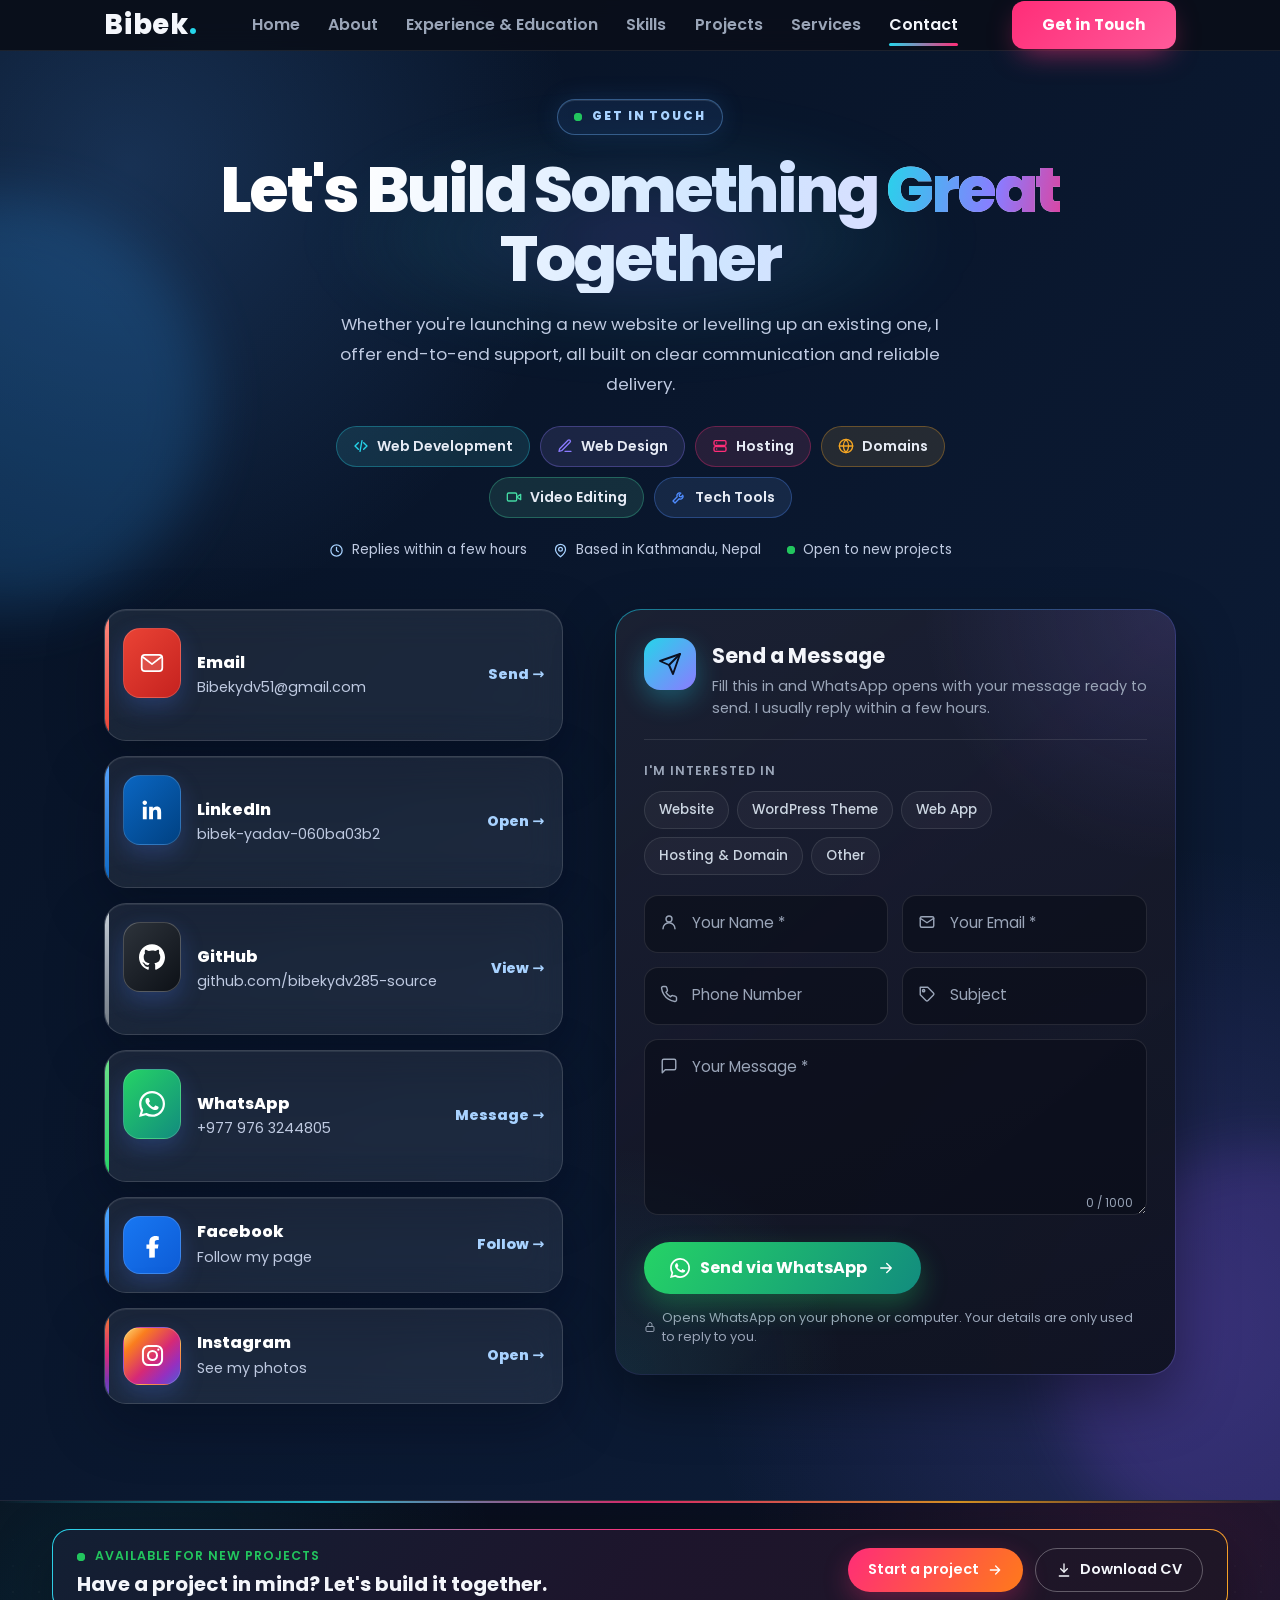
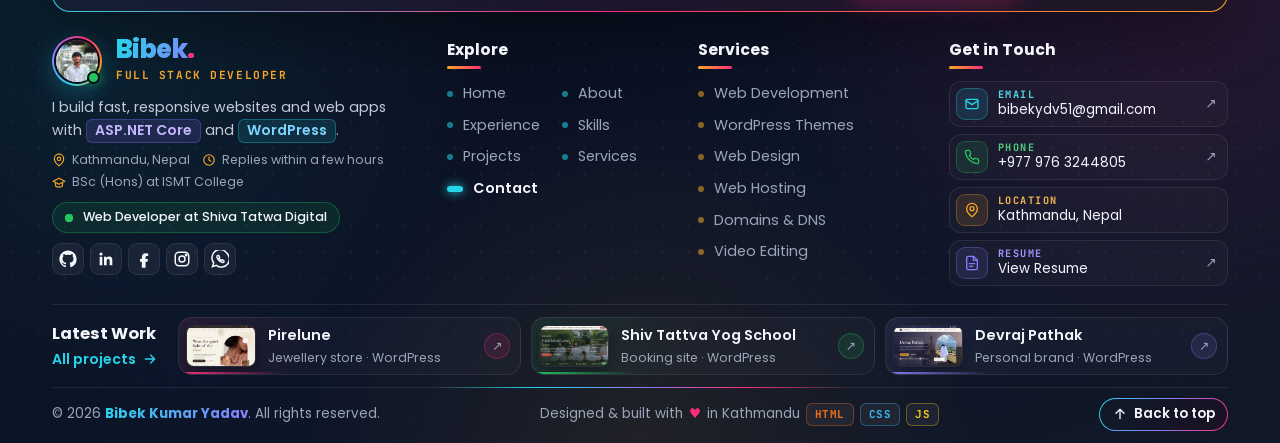
<file: contact.html>
<!DOCTYPE html>
<html lang="en">
<head>
    <meta charset="utf-8" />
    <meta name="viewport" content="width=device-width, initial-scale=1.0" />
    <link rel="preconnect" href="https://fonts.googleapis.com" />
    <link rel="preconnect" href="https://fonts.gstatic.com" crossorigin />
    <link rel="preconnect" href="https://cdnjs.cloudflare.com" crossorigin />
    <title>Contact Bibek Kumar Yadav | Hire a Web Developer in Nepal</title>
    <meta name="description" content="Get in touch with Bibek Kumar Yadav for websites, WordPress themes, web apps or hosting. Send a message on WhatsApp, email or LinkedIn." />
    <meta name="keywords" content="Bibek Yadav ISMT, Bibek Kumar Yadav ISMT College, ISMT College student, contact Bibek Kumar Yadav, hire web developer Nepal, WordPress developer contact, Kathmandu web developer, WhatsApp web developer, website quote Nepal" />
    <meta name="author" content="Bibek Kumar Yadav" />
    <meta name="robots" content="index, follow, max-image-preview:large, max-snippet:-1, max-video-preview:-1" />
    <meta name="theme-color" content="#0c0d15" />
    <link rel="canonical" href="https://bibek-yadav.com.np/contact" />

    <!-- Open Graph (Facebook, LinkedIn, WhatsApp) -->
    <meta property="og:type" content="website" />
    <meta property="og:site_name" content="Bibek Kumar Yadav" />
    <meta property="og:locale" content="en_US" />
    <meta property="og:url" content="https://bibek-yadav.com.np/contact" />
    <meta property="og:title" content="Contact Bibek Kumar Yadav" />
    <meta property="og:description" content="Get in touch with Bibek Kumar Yadav for websites, WordPress themes, web apps or hosting. Send a message on WhatsApp, email or LinkedIn." />
    <meta property="og:image" content="https://bibek-yadav.com.np/images/og-cover.jpg" />
    <meta property="og:image:type" content="image/jpeg" />
    <meta property="og:image:width" content="1200" />
    <meta property="og:image:height" content="630" />
    <meta property="og:image:alt" content="Bibek Kumar Yadav – Full Stack Developer, ASP.NET Core &amp; WordPress, Kathmandu" />

    <!-- Twitter / X -->
    <meta name="twitter:card" content="summary_large_image" />
    <meta name="twitter:title" content="Contact Bibek Kumar Yadav" />
    <meta name="twitter:description" content="Get in touch with Bibek Kumar Yadav for websites, WordPress themes, web apps or hosting. Send a message on WhatsApp, email or LinkedIn." />
    <meta name="twitter:image" content="https://bibek-yadav.com.np/images/og-cover.jpg" />
    <meta name="twitter:image:alt" content="Bibek Kumar Yadav, Full Stack Developer" />

    <script type="application/ld+json">
    {
      "@context": "https://schema.org",
      "@graph": [
        {
          "@type": "ContactPage",
          "@id": "https://bibek-yadav.com.np/contact#webpage",
          "url": "https://bibek-yadav.com.np/contact",
          "name": "Contact Bibek Kumar Yadav | Hire a Web Developer in Nepal",
          "description": "Get in touch with Bibek Kumar Yadav for websites, WordPress themes, web apps or hosting. Send a message on WhatsApp, email or LinkedIn.",
          "inLanguage": "en",
          "isPartOf": {
            "@id": "https://bibek-yadav.com.np/#website"
          },
          "about": {
            "@id": "https://bibek-yadav.com.np/#person"
          },
          "primaryImageOfPage": "https://bibek-yadav.com.np/profile.jpg",
          "breadcrumb": {
            "@id": "https://bibek-yadav.com.np/contact#breadcrumb"
          }
        },
        {
          "@type": "BreadcrumbList",
          "@id": "https://bibek-yadav.com.np/contact#breadcrumb",
          "itemListElement": [
            {
              "@type": "ListItem",
              "position": 1,
              "name": "Home",
              "item": "https://bibek-yadav.com.np/"
            },
            {
              "@type": "ListItem",
              "position": 2,
              "name": "Contact",
              "item": "https://bibek-yadav.com.np/contact"
            }
          ]
        }
      ]
    }
    </script>

    <link rel="icon" href="/favicon.ico" sizes="any" />
    <link rel="icon" type="image/png" sizes="48x48" href="/favicon-48.png" />
    <link rel="icon" type="image/png" sizes="96x96" href="/favicon-96.png" />
    <link rel="icon" type="image/png" sizes="192x192" href="/favicon-192.png" />
    <link rel="apple-touch-icon" sizes="180x180" href="/apple-touch-icon.png" />
    <link rel="manifest" href="/site.webmanifest" />
    <link href="https://fonts.googleapis.com/css2?family=Poppins:wght@400;500;600;700&display=swap" rel="stylesheet" />

    <link href="base.css" rel="stylesheet" />
    <link href="contact.css" rel="stylesheet" />
    <link href="footer.css" rel="stylesheet" />
    <link href="nav.css" rel="stylesheet" />
    <link href="services.css" rel="stylesheet" />
    <link href="site.css" rel="stylesheet" />
</head>
<body>
    <div class="bg-glow"></div>

    <header class="site-header">
        <div class="topbar wrap">
            <a class="logo" href="index.html">Bibek<span class="dot">.</span></a>

            <nav id="tabs" class="tabs">
                <ul>
                    <li><a href="index.html">Home</a></li>
                    <li><a href="about.html">About</a></li>
                    <li><a href="education.html">Experience &amp; Education</a></li>
                    <li><a href="skills.html">Skills</a></li>
                    <li><a href="projects.html">Projects</a></li>
                    <li><a href="services.html">Services</a></li>
                    <li><a href="contact.html" class="active" aria-current="page">Contact</a></li>
                </ul>
            </nav>

            <div class="topbar-actions">
                <a class="topbar-cta" href="contact.html">Get in Touch</a>
                <button class="navtoggle" type="button" aria-label="Open menu" aria-controls="tabs" aria-expanded="false">&#9776;</button>
            </div>
        </div>
    </header>

    <main>
        <section id="contact" class="page-hero" style="background:var(--bg-alt);">
            <div class="wrap">

                <div class="cs-head">
                    <span class="cs-eyebrow"><span class="cs-live" aria-hidden="true"></span>Get in touch</span>
                    <h1 class="cs-title">Let&#39;s Build Something <span class="cs-shine">Great</span> Together</h1>
                    <p>Whether you&#39;re launching a new website or levelling up an existing one, I offer end-to-end support, all built on clear communication and reliable delivery.</p>
                    <ul class="cs-chips" aria-label="What I can help with">
                        <li class="cs-chip cs-chip--cyan"><svg width="16" height="16" viewBox="0 0 24 24" fill="none" stroke="currentColor" stroke-width="2" stroke-linecap="round" stroke-linejoin="round" aria-hidden="true"><path d="m8 7-5 5 5 5M16 7l5 5-5 5M13.5 4l-3 16"/></svg>Web Development</li>
                        <li class="cs-chip cs-chip--purple"><svg width="16" height="16" viewBox="0 0 24 24" fill="none" stroke="currentColor" stroke-width="2" stroke-linecap="round" stroke-linejoin="round" aria-hidden="true"><path d="M12 20h9"/><path d="M16.5 3.5a2.1 2.1 0 0 1 3 3L7 19l-4 1 1-4Z"/></svg>Web Design</li>
                        <li class="cs-chip cs-chip--pink"><svg width="16" height="16" viewBox="0 0 24 24" fill="none" stroke="currentColor" stroke-width="2" stroke-linecap="round" stroke-linejoin="round" aria-hidden="true"><rect x="3" y="4" width="18" height="7" rx="2"/><rect x="3" y="13" width="18" height="7" rx="2"/><path d="M7 7.5h.01M7 16.5h.01"/></svg>Hosting</li>
                        <li class="cs-chip cs-chip--gold"><svg width="16" height="16" viewBox="0 0 24 24" fill="none" stroke="currentColor" stroke-width="2" stroke-linecap="round" stroke-linejoin="round" aria-hidden="true"><circle cx="12" cy="12" r="10"/><path d="M2 12h20"/><path d="M12 2a15.3 15.3 0 0 1 4 10 15.3 15.3 0 0 1-4 10 15.3 15.3 0 0 1-4-10 15.3 15.3 0 0 1 4-10z"/></svg>Domains</li>
                        <li class="cs-chip cs-chip--green"><svg width="16" height="16" viewBox="0 0 24 24" fill="none" stroke="currentColor" stroke-width="2" stroke-linecap="round" stroke-linejoin="round" aria-hidden="true"><rect x="2" y="6" width="14" height="12" rx="2"/><path d="m22 8-6 4 6 4Z"/></svg>Video Editing</li>
                        <li class="cs-chip cs-chip--blue"><svg width="16" height="16" viewBox="0 0 24 24" fill="none" stroke="currentColor" stroke-width="2" stroke-linecap="round" stroke-linejoin="round" aria-hidden="true"><path d="M14.7 6.3a4 4 0 0 0-5.4 5.4L3 18l3 3 6.3-6.3a4 4 0 0 0 5.4-5.4l-2.5 2.5-2.4-.6-.6-2.4Z"/></svg>Tech Tools</li>
                    </ul>
                    <ul class="cs-facts">
                        <li><svg width="15" height="15" viewBox="0 0 24 24" fill="none" stroke="currentColor" stroke-width="2" stroke-linecap="round" stroke-linejoin="round" aria-hidden="true"><circle cx="12" cy="12" r="9"/><path d="M12 7v5l3 2"/></svg>Replies within a few hours</li>
                        <li><svg width="15" height="15" viewBox="0 0 24 24" fill="none" stroke="currentColor" stroke-width="2" stroke-linecap="round" stroke-linejoin="round" aria-hidden="true"><path d="M20 10c0 6-8 12-8 12S4 16 4 10a8 8 0 0 1 16 0Z"/><circle cx="12" cy="10" r="3"/></svg>Based in Kathmandu, Nepal</li>
                        <li><span class="cs-live" aria-hidden="true"></span>Open to new projects</li>
                    </ul>
                </div>

                <div class="contact-grid">

                    <div>
                        <div class="contact-list">

                            <a class="contact-item email" href="mailto:Bibekydv51@gmail.com">
                                <span class="ic">
                                    <svg viewBox="0 0 24 24" fill="none" xmlns="http://www.w3.org/2000/svg" aria-hidden="true">
                                        <rect x="2.5" y="4.5" width="19" height="15" rx="3" fill="#fff" fill-opacity=".14" stroke="#fff" stroke-width="1.6" />
                                        <path d="M3.5 6.5l8.5 6.5 8.5-6.5" stroke="#fff" stroke-width="1.6" stroke-linecap="round" stroke-linejoin="round" fill="none" />
                                    </svg>
                                </span>
                                <span>
                                    <span class="k">Email</span><br />
                                    <span class="v">Bibekydv51@gmail.com</span>
                                </span>
                                <span class="go">Send →</span>
                            </a>

                            <a class="contact-item linkedin"
                               href="https://www.linkedin.com/in/bibek-yadav-060ba03b2"
                               target="_blank" rel="noopener">
                                <span class="ic">
                                    <svg viewBox="0 0 24 24" fill="#fff" xmlns="http://www.w3.org/2000/svg" aria-hidden="true">
                                        <path d="M20.447 20.452h-3.554v-5.569c0-1.328-.027-3.037-1.852-3.037-1.853 0-2.136 1.445-2.136 2.939v5.667H9.351V9h3.414v1.561h.046c.477-.9 1.637-1.85 3.37-1.85 3.601 0 4.267 2.37 4.267 5.455v6.286zM5.337 7.433c-1.144 0-2.063-.926-2.063-2.065 0-1.138.92-2.063 2.063-2.063 1.14 0 2.064.925 2.064 2.063 0 1.139-.925 2.065-2.064 2.065zm1.782 13.019H3.555V9h3.564v11.452z" />
                                    </svg>
                                </span>
                                <span>
                                    <span class="k">LinkedIn</span><br />
                                    <span class="v">bibek-yadav-060ba03b2</span>
                                </span>
                                <span class="go">Open →</span>
                            </a>

                            <a class="contact-item github"
                               href="https://github.com/bibekydv285-source"
                               target="_blank" rel="noopener">
                                <span class="ic">
                                    <svg viewBox="0 0 24 24" fill="#fff" xmlns="http://www.w3.org/2000/svg" aria-hidden="true">
                                        <path d="M12 .297c-6.63 0-12 5.373-12 12 0 5.303 3.438 9.8 8.205 11.385.6.113.82-.258.82-.577 0-.285-.01-1.04-.015-2.04-3.338.724-4.042-1.61-4.042-1.61-.546-1.387-1.333-1.757-1.333-1.757-1.09-.744.083-.729.083-.729 1.205.084 1.84 1.236 1.84 1.236 1.07 1.835 2.807 1.305 3.492.998.108-.776.417-1.305.76-1.605-2.665-.3-5.467-1.332-5.467-5.93 0-1.31.468-2.38 1.235-3.22-.135-.303-.54-1.523.105-3.176 0 0 1.005-.322 3.3 1.23a11.5 11.5 0 013-.405c1.02.006 2.04.138 3 .405 2.28-1.552 3.285-1.23 3.285-1.23.645 1.653.24 2.873.12 3.176.765.84 1.23 1.91 1.23 3.22 0 4.61-2.805 5.625-5.475 5.92.42.36.81 1.096.81 2.22 0 1.606-.015 2.896-.015 3.286 0 .315.21.69.825.57C20.565 22.092 24 17.592 24 12.297c0-6.627-5.373-12-12-12" />
                                    </svg>
                                </span>
                                <span>
                                    <span class="k">GitHub</span><br />
                                    <span class="v">github.com/bibekydv285-source</span>
                                </span>
                                <span class="go">View →</span>
                            </a>

                            <a class="contact-item whatsapp"
                               href="https://wa.me/9779763244805"
                               target="_blank" rel="noopener">
                                <span class="ic">
                                    <svg viewBox="0 0 24 24" fill="#fff" xmlns="http://www.w3.org/2000/svg" aria-hidden="true">
                                        <path d="M17.472 14.382c-.297-.149-1.758-.867-2.03-.967-.273-.099-.471-.148-.67.15-.197.297-.767.966-.94 1.164-.173.199-.347.223-.644.075-.297-.15-1.255-.463-2.39-1.475-.883-.788-1.48-1.761-1.653-2.059-.173-.297-.018-.458.13-.606.134-.133.298-.347.446-.52.149-.174.198-.298.298-.497.099-.198.05-.371-.025-.52-.075-.149-.669-1.612-.916-2.207-.242-.579-.487-.5-.669-.51-.173-.008-.371-.01-.57-.01-.198 0-.52.074-.792.372-.272.297-1.04 1.016-1.04 2.479 0 1.462 1.065 2.875 1.213 3.074.149.198 2.096 3.2 5.077 4.487.709.306 1.262.489 1.694.625.712.227 1.36.195 1.871.118.571-.085 1.758-.719 2.006-1.413.248-.694.248-1.289.173-1.413-.074-.124-.272-.198-.57-.347m-5.421 7.403h-.004a9.87 9.87 0 01-5.031-1.378l-.361-.214-3.741.982.998-3.648-.235-.374a9.86 9.86 0 01-1.51-5.26c.001-5.45 4.436-9.884 9.888-9.884 2.64 0 5.122 1.03 6.988 2.898a9.825 9.825 0 012.893 6.994c-.003 5.45-4.437 9.884-9.885 9.884M20.52 3.449C18.24 1.245 15.24 0 12.045 0 5.463 0 .104 5.36.101 11.943c0 2.105.549 4.161 1.595 5.976L0 24l6.223-1.634a11.9 11.9 0 005.822 1.482h.005c6.582 0 11.941-5.36 11.944-11.943a11.87 11.87 0 00-3.474-8.456" />
                                    </svg>
                                </span>
                                <span>
                                    <span class="k">WhatsApp</span><br />
                                    <span class="v">+977 976 3244805</span>
                                </span>
                                <span class="go">Message →</span>
                            </a>
                        </div>

                        <div class="social-row">

                            <a class="social-card facebook"
                               href="https://www.facebook.com/share/1EcL4pWUiV/"
                               target="_blank" rel="noopener">
                                <span class="social-icon">
                                    <svg viewBox="0 0 24 24" fill="#fff" aria-hidden="true">
                                        <path d="M9.101 23.691v-7.98H6.627v-3.667h2.474v-1.58c0-4.085 1.848-5.978 5.858-5.978.401 0 .955.042 1.468.103a8.68 8.68 0 011.141.195v3.325a8.623 8.623 0 00-.653-.036 6.6 6.6 0 00-.834-.023 3.32 3.32 0 00-.834.087 1.997 1.997 0 00-.821.454c-.244.243-.36.628-.365.848-.005.219.001.454.001.454-.008.11-.008.221-.008.332v1.756h3.325l-.365 1.766-.238 1.901h-2.722v7.98" />
                                    </svg>
                                </span>
                                <span class="social-info">
                                    <span class="social-title">Facebook</span>
                                    <span class="social-sub">Follow my page</span>
                                </span>
                                <span class="social-arrow">Follow →</span>
                            </a>

                            <a class="social-card instagram"
                               href="https://www.instagram.com/yadubanshi.bibek"
                               target="_blank" rel="noopener">
                                <span class="social-icon">
                                    <svg viewBox="0 0 24 24" fill="none" stroke="#fff" stroke-width="1.8" aria-hidden="true">
                                        <rect x="3.5" y="3.5" width="17" height="17" rx="5" />
                                        <circle cx="12" cy="12" r="4" />
                                        <circle cx="17.2" cy="6.8" r="1" fill="#fff" stroke="none" />
                                    </svg>
                                </span>
                                <span class="social-info">
                                    <span class="social-title">Instagram</span>
                                    <span class="social-sub">See my photos</span>
                                </span>
                                <span class="social-arrow">Open →</span>
                            </a>

                        </div>
                    </div>

                    <div>
                        <div class="cf-card">
                            <div class="cf-head">
                                <span class="cf-head-ic"><svg width="24" height="24" viewBox="0 0 24 24" fill="none" stroke="currentColor" stroke-width="1.9" stroke-linecap="round" stroke-linejoin="round" aria-hidden="true"><path d="M22 2 11 13"/><path d="M22 2 15 22l-4-9-9-4Z"/></svg></span>
                                <div>
                                    <h2 class="cf-title">Send a Message</h2>
                                    <p>Fill this in and WhatsApp opens with your message ready to send. I usually reply within a few hours.</p>
                                </div>
                            </div>

                            <form class="cf-form" id="whatsappContactForm" novalidate>
                                <div class="cf-topics" role="group" aria-label="What do you need help with?">
                                    <span class="cf-topics-label">I&#39;m interested in</span>
                                <button type="button" class="cf-topic" aria-pressed="false" data-topic="Website">Website</button>
                                <button type="button" class="cf-topic" aria-pressed="false" data-topic="WordPress Theme">WordPress Theme</button>
                                <button type="button" class="cf-topic" aria-pressed="false" data-topic="Web App">Web App</button>
                                <button type="button" class="cf-topic" aria-pressed="false" data-topic="Hosting &amp; Domain">Hosting &amp; Domain</button>
                                <button type="button" class="cf-topic" aria-pressed="false" data-topic="Other">Other</button>
                                </div>

                                <div class="cf-grid">
                                <div class="cf-field">
                                    <span class="cf-ic"><svg width="18" height="18" viewBox="0 0 24 24" fill="none" stroke="currentColor" stroke-width="1.9" stroke-linecap="round" stroke-linejoin="round" aria-hidden="true"><circle cx="12" cy="8" r="4"/><path d="M4 21a8 8 0 0 1 16 0"/></svg></span>
                                    <input type="text" id="cf-name" name="Name" placeholder=" " required autocomplete="name" />
                                    <label for="cf-name">Your Name *</label>
                                </div>
                                <div class="cf-field">
                                    <span class="cf-ic"><svg width="18" height="18" viewBox="0 0 24 24" fill="none" stroke="currentColor" stroke-width="1.9" stroke-linecap="round" stroke-linejoin="round" aria-hidden="true"><rect x="3" y="5" width="18" height="14" rx="2"/><path d="m3 7 9 6 9-6"/></svg></span>
                                    <input type="email" id="cf-email" name="Email" placeholder=" " required autocomplete="email" />
                                    <label for="cf-email">Your Email *</label>
                                </div>
                                <div class="cf-field">
                                    <span class="cf-ic"><svg width="18" height="18" viewBox="0 0 24 24" fill="none" stroke="currentColor" stroke-width="1.9" stroke-linecap="round" stroke-linejoin="round" aria-hidden="true"><path d="M22 16.9v3a2 2 0 0 1-2.2 2 19.8 19.8 0 0 1-8.6-3.1 19.5 19.5 0 0 1-6-6A19.8 19.8 0 0 1 2.1 4.2 2 2 0 0 1 4.1 2h3a2 2 0 0 1 2 1.7c.1.9.4 1.8.7 2.7a2 2 0 0 1-.5 2.1L8 9.8a16 16 0 0 0 6 6l1.3-1.3a2 2 0 0 1 2.1-.4c.9.3 1.8.6 2.7.7a2 2 0 0 1 1.7 2Z"/></svg></span>
                                    <input type="tel" id="cf-phone" name="Phone" placeholder=" " autocomplete="tel" />
                                    <label for="cf-phone">Phone Number</label>
                                </div>
                                <div class="cf-field">
                                    <span class="cf-ic"><svg width="18" height="18" viewBox="0 0 24 24" fill="none" stroke="currentColor" stroke-width="1.9" stroke-linecap="round" stroke-linejoin="round" aria-hidden="true"><path d="M20.6 13.4 13.4 20.6a2 2 0 0 1-2.8 0L3 13V3h10l7.6 7.6a2 2 0 0 1 0 2.8Z"/><circle cx="7.5" cy="7.5" r="1.5"/></svg></span>
                                    <input type="text" id="cf-subject" name="Subject" placeholder=" " />
                                    <label for="cf-subject">Subject</label>
                                </div>
                                <div class="cf-field cf-field--full cf-field--area">
                                    <span class="cf-ic"><svg width="18" height="18" viewBox="0 0 24 24" fill="none" stroke="currentColor" stroke-width="1.9" stroke-linecap="round" stroke-linejoin="round" aria-hidden="true"><path d="M21 15a2 2 0 0 1-2 2H7l-4 4V5a2 2 0 0 1 2-2h14a2 2 0 0 1 2 2Z"/></svg></span>
                                    <textarea id="cf-message" name="Message" placeholder=" " rows="5" maxlength="1000" required></textarea>
                                    <label for="cf-message">Your Message *</label>
                                    <span class="cf-count" id="cf-count" aria-hidden="true">0 / 1000</span>
                                </div>
                                </div>

                                <div class="cf-actions">
                                    <div class="cf-buttons">
                                        <button type="submit" class="cf-submit cf-submit--wa" id="cf-send"><svg width="20" height="20" viewBox="0 0 24 24" fill="currentColor" aria-hidden="true"><path d="M17.47 14.38c-.3-.15-1.76-.87-2.03-.97-.27-.1-.47-.15-.67.15-.2.3-.77.97-.94 1.16-.17.2-.35.22-.64.07-.3-.15-1.26-.46-2.39-1.48-.88-.79-1.48-1.76-1.65-2.06-.17-.3-.02-.46.13-.61.13-.13.3-.35.45-.52.15-.17.2-.3.3-.5.1-.2.05-.37-.03-.52-.07-.15-.67-1.61-.92-2.21-.24-.58-.49-.5-.67-.51h-.57c-.2 0-.52.07-.79.37-.27.3-1.04 1.02-1.04 2.48 0 1.46 1.07 2.88 1.21 3.07.15.2 2.1 3.2 5.08 4.49.71.31 1.26.49 1.69.63.71.23 1.36.2 1.87.12.57-.09 1.76-.72 2.01-1.41.25-.69.25-1.29.17-1.41-.07-.12-.27-.2-.57-.35M12.05 21.79h-.01a9.87 9.87 0 0 1-5.03-1.38l-.36-.21-3.74.98 1-3.65-.24-.37a9.86 9.86 0 0 1-1.51-5.26c0-5.45 4.44-9.88 9.89-9.88 2.64 0 5.12 1.03 6.99 2.9a9.83 9.83 0 0 1 2.89 6.99c0 5.45-4.43 9.88-9.88 9.88M20.52 3.45A11.82 11.82 0 0 0 12.05 0C5.46 0 .1 5.36.1 11.94c0 2.11.55 4.16 1.6 5.98L0 24l6.22-1.63a11.9 11.9 0 0 0 5.83 1.48c6.58 0 11.94-5.36 11.94-11.94 0-3.19-1.24-6.19-3.47-8.46"/></svg><span class="cf-submit-text">Send via WhatsApp</span><svg width="18" height="18" viewBox="0 0 24 24" fill="none" stroke="currentColor" stroke-width="1.9" stroke-linecap="round" stroke-linejoin="round" aria-hidden="true"><path d="M5 12h14M13 6l6 6-6 6"/></svg></button>
                                    </div>
                                    <p class="cf-note"><svg width="14" height="14" viewBox="0 0 24 24" fill="none" stroke="currentColor" stroke-width="1.9" stroke-linecap="round" stroke-linejoin="round" aria-hidden="true"><rect x="4" y="11" width="16" height="10" rx="2"/><path d="M8 11V7a4 4 0 0 1 8 0v4"/></svg> Opens WhatsApp on your phone or computer. Your details are only used to reply to you.</p>
                                </div>
                                <p class="cf-status" id="cf-status" role="status" aria-live="polite"></p>
                            </form>
                                <div class="cf-success" id="cf-success" hidden>
                                    <span class="cf-check"><svg width="44" height="44" viewBox="0 0 52 52" aria-hidden="true"><circle class="cf-check-circle" cx="26" cy="26" r="24" fill="none"/><path class="cf-check-tick" fill="none" d="M15 27l7 7 15-15"/></svg></span>
                                    <h3 class="cf-success-title">Almost done!</h3>
                                    <p id="cf-success-text">WhatsApp is open with your message. Just press Send there and I&#39;ll reply soon.</p>
                                    <button type="button" class="cf-alt" id="cf-again">Send another message</button>
                                </div>
                        </div>

                    </div>
                    

                </div>
            </div>
        </section>
    </main>

    <footer class="site-footer">
        <div class="wrap">

            <div class="ft-cta">
                <div class="ft-cta-text">
                    <span class="ft-eyebrow"><span class="ft-pulse" aria-hidden="true"></span> Available for new projects</span>
                    <h2>Have a project in mind? Let&#39;s build it together.</h2>
                </div>
                <div class="ft-cta-actions">
                    <a class="ft-btn ft-btn--primary" href="contact.html">Start a project <svg width="16" height="16" viewBox="0 0 24 24" aria-hidden="true" fill="none" stroke="currentColor" stroke-width="2" stroke-linecap="round" stroke-linejoin="round"><path d="M5 12h14M13 6l6 6-6 6"/></svg></a>
                    <a class="ft-btn ft-btn--ghost" href="Bibek_Kumar_Yadav_CV.pdf" download="Bibek_Kumar_Yadav_CV.pdf"><svg width="16" height="16" viewBox="0 0 24 24" aria-hidden="true" fill="none" stroke="currentColor" stroke-width="2" stroke-linecap="round" stroke-linejoin="round"><path d="M12 3v12"/><path d="m7 10 5 5 5-5"/><path d="M5 21h14"/></svg> Download CV</a>
                </div>
            </div>

            <div class="ft-grid">
                <div class="ft-brand">
                    <div class="ft-id">
                        <a class="ft-avatar" href="about.html">
                            <img src="images/avatar-footer.webp" alt="Bibek Kumar Yadav, Full Stack Developer" width="56" height="56" loading="lazy" decoding="async" />
                            <span class="ft-online" aria-hidden="true"></span>
                        </a>
                        <div>
                            <a class="ft-logo" href="index.html">Bibek<span>.</span></a>
                            <span class="ft-role">Full Stack Developer</span>
                        </div>
                    </div>
                    <p class="ft-tagline">I build fast, responsive websites and web apps with <span class="ft-hl ft-hl--net">ASP.NET Core</span> and <span class="ft-hl ft-hl--wp">WordPress</span>.</p>
                    <ul class="ft-meta">
                        <li><svg width="14" height="14" viewBox="0 0 24 24" fill="none" stroke="currentColor" stroke-width="2" stroke-linecap="round" stroke-linejoin="round" aria-hidden="true"><path d="M20 10c0 6-8 12-8 12S4 16 4 10a8 8 0 0 1 16 0Z"/><circle cx="12" cy="10" r="3"/></svg> Kathmandu, Nepal</li>
                        <li><svg width="14" height="14" viewBox="0 0 24 24" fill="none" stroke="currentColor" stroke-width="2" stroke-linecap="round" stroke-linejoin="round" aria-hidden="true"><circle cx="12" cy="12" r="9"/><path d="M12 7v5l3 2"/></svg> Replies within a few hours</li>
                        <li><svg width="14" height="14" viewBox="0 0 24 24" fill="none" stroke="currentColor" stroke-width="2" stroke-linecap="round" stroke-linejoin="round" aria-hidden="true"><path d="m2 9 10-5 10 5-10 5Z"/><path d="M6 11v5c0 1.5 2.7 3 6 3s6-1.5 6-3v-5"/></svg> BSc (Hons) at ISMT College</li>
                    </ul>
                    <span class="ft-status"><span class="ft-pulse" aria-hidden="true"></span> Web Developer at Shiva Tatwa Digital</span>
                    <div class="ft-social">
                        <a href="https://github.com/bibekydv285-source" target="_blank" rel="noopener" aria-label="GitHub"><svg width="18" height="18" viewBox="0 0 24 24" aria-hidden="true" fill="currentColor"><path d="M12 .5C5.73.5.5 5.74.5 12.02c0 5.1 3.29 9.42 7.86 10.95.57.1.78-.25.78-.55v-2.16c-3.2.7-3.87-1.34-3.87-1.34-.53-1.33-1.28-1.69-1.28-1.69-1.05-.7.08-.69.08-.69 1.16.08 1.77 1.18 1.77 1.18 1.03 1.75 2.71 1.25 3.37.96.1-.74.4-1.25.73-1.54-2.55-.29-5.23-1.27-5.23-5.65 0-1.25.45-2.27 1.18-3.07-.12-.29-.51-1.45.11-3.02 0 0 .96-.31 3.15 1.17a10.9 10.9 0 0 1 5.74 0c2.19-1.48 3.15-1.17 3.15-1.17.62 1.57.23 2.73.11 3.02.74.8 1.18 1.82 1.18 3.07 0 4.39-2.69 5.36-5.25 5.64.41.36.78 1.07.78 2.15v3.19c0 .31.21.66.79.55A11.53 11.53 0 0 0 23.5 12c0-6.27-5.23-11.5-11.5-11.5Z"/></svg></a>
                        <a href="https://www.linkedin.com/in/bibek-yadav-060ba03b2" target="_blank" rel="noopener" aria-label="LinkedIn"><svg width="18" height="18" viewBox="0 0 24 24" aria-hidden="true" fill="currentColor"><path d="M20.45 20.45h-3.55v-5.57c0-1.33-.03-3.04-1.85-3.04-1.86 0-2.15 1.45-2.15 2.94v5.67H9.35V9h3.41v1.56h.05c.48-.9 1.63-1.85 3.36-1.85 3.6 0 4.27 2.37 4.27 5.45v6.29ZM5.34 7.43a2.06 2.06 0 1 1 0-4.12 2.06 2.06 0 0 1 0 4.12ZM7.12 20.45H3.56V9h3.56v11.45Z"/></svg></a>
                        <a href="https://www.facebook.com/share/1EcL4pWUiV/" target="_blank" rel="noopener" aria-label="Facebook"><svg width="18" height="18" viewBox="0 0 24 24" aria-hidden="true" fill="currentColor"><path d="M9.1 23.7v-8H6.6V12h2.5v-1.6c0-4.1 1.8-6 5.9-6 .4 0 1 0 1.5.1.4 0 .8.1 1.1.2V8l-.7-.1h-.8c-.3 0-.6 0-.8.1-.3.1-.6.2-.8.5-.2.2-.4.6-.4.8V12h3.3l-.4 1.8-.2 1.9h-2.7v8"/></svg></a>
                        <a href="https://www.instagram.com/yadubanshi.bibek" target="_blank" rel="noopener" aria-label="Instagram"><svg width="18" height="18" viewBox="0 0 24 24" aria-hidden="true" fill="none" stroke="currentColor" stroke-width="2"><rect x="3" y="3" width="18" height="18" rx="5"/><circle cx="12" cy="12" r="4"/><circle cx="17.5" cy="6.5" r="1" fill="currentColor"/></svg></a>
                        <a href="https://wa.me/9779763244805" target="_blank" rel="noopener" aria-label="WhatsApp"><svg width="18" height="18" viewBox="0 0 24 24" aria-hidden="true" fill="none" stroke="currentColor" stroke-width="2"><path d="M20.5 3.5A10.5 10.5 0 0 0 3.6 16.9L2 22l5.2-1.6A10.5 10.5 0 1 0 20.5 3.5Z"/><path d="M8.2 8a1 1 0 0 1 1-.6h.7a1 1 0 0 1 .9.6l.6 1.4a1 1 0 0 1-.2 1.1l-.5.5a6 6 0 0 0 2.9 2.9l.5-.5a1 1 0 0 1 1.1-.2l1.4.6a1 1 0 0 1 .6.9v.7a1 1 0 0 1-.6 1c-2.9 1.2-7.2-3.1-8.4-6-.3-.9-.4-1.5-.2-1.9Z"/></svg></a>
                    </div>
                </div>

                <nav class="ft-col" aria-label="Footer">
                    <h3>Explore</h3>
                    <ul>
                        <li><a href="index.html">Home</a></li>
                        <li><a href="about.html">About</a></li>
                        <li><a href="education.html">Experience</a></li>
                        <li><a href="skills.html">Skills</a></li>
                        <li><a href="projects.html">Projects</a></li>
                        <li><a href="services.html">Services</a></li>
                        <li><a href="contact.html" aria-current="page">Contact</a></li>
                    </ul>
                </nav>

                <div class="ft-col">
                    <h3>Services</h3>
                    <ul>
                        <li><a href="services.html">Web Development</a></li>
                        <li><a href="services.html">WordPress Themes</a></li>
                        <li><a href="services.html">Web Design</a></li>
                        <li><a href="services.html">Web Hosting</a></li>
                        <li><a href="services.html">Domains &amp; DNS</a></li>
                        <li><a href="services.html">Video Editing</a></li>
                    </ul>
                </div>

                <div class="ft-col ft-contact">
                    <h3>Get in Touch</h3>
                    <ul>
                        <li class="ft-ci ft-ci--cyan"><a href="mailto:bibekydv51@gmail.com"><span class="ft-ic"><svg width="16" height="16" viewBox="0 0 24 24" aria-hidden="true" fill="none" stroke="currentColor" stroke-width="2" stroke-linecap="round" stroke-linejoin="round"><rect x="3" y="5" width="18" height="14" rx="2"/><path d="m3 7 9 6 9-6"/></svg></span><span class="ft-ct"><span class="ft-ct-label">Email</span><span class="ft-ct-value">bibekydv51@gmail.com</span></span><span class="ft-ct-go" aria-hidden="true">&#8599;</span></a></li>
                        <li class="ft-ci ft-ci--green"><a href="tel:+9779763244805"><span class="ft-ic"><svg width="16" height="16" viewBox="0 0 24 24" aria-hidden="true" fill="none" stroke="currentColor" stroke-width="2" stroke-linecap="round" stroke-linejoin="round"><path d="M22 16.9v3a2 2 0 0 1-2.2 2 19.8 19.8 0 0 1-8.6-3.1 19.5 19.5 0 0 1-6-6A19.8 19.8 0 0 1 2.1 4.2 2 2 0 0 1 4.1 2h3a2 2 0 0 1 2 1.7c.1.9.4 1.8.7 2.7a2 2 0 0 1-.5 2.1L8 9.8a16 16 0 0 0 6 6l1.3-1.3a2 2 0 0 1 2.1-.4c.9.3 1.8.6 2.7.7a2 2 0 0 1 1.7 2Z"/></svg></span><span class="ft-ct"><span class="ft-ct-label">Phone</span><span class="ft-ct-value">+977 976 3244805</span></span><span class="ft-ct-go" aria-hidden="true">&#8599;</span></a></li>
                        <li class="ft-ci ft-ci--gold"><div class="ft-ci-static"><span class="ft-ic"><svg width="16" height="16" viewBox="0 0 24 24" aria-hidden="true" fill="none" stroke="currentColor" stroke-width="2" stroke-linecap="round" stroke-linejoin="round"><path d="M20 10c0 6-8 12-8 12S4 16 4 10a8 8 0 0 1 16 0Z"/><circle cx="12" cy="10" r="3"/></svg></span><span class="ft-ct"><span class="ft-ct-label">Location</span><span class="ft-ct-value">Kathmandu, Nepal</span></span></div></li>
                        <li class="ft-ci ft-ci--purple"><a href="Bibek_Kumar_Yadav_Resume.pdf" target="_blank" rel="noopener"><span class="ft-ic"><svg width="16" height="16" viewBox="0 0 24 24" aria-hidden="true" fill="none" stroke="currentColor" stroke-width="2" stroke-linecap="round" stroke-linejoin="round"><path d="M14 2H6a2 2 0 0 0-2 2v16a2 2 0 0 0 2 2h12a2 2 0 0 0 2-2V8Z"/><path d="M14 2v6h6"/><path d="M8 13h8M8 17h5"/></svg></span><span class="ft-ct"><span class="ft-ct-label">Resume</span><span class="ft-ct-value">View Resume</span></span><span class="ft-ct-go" aria-hidden="true">&#8599;</span></a></li>
                    </ul>
                </div>
            </div>

            <div class="ft-work-row">
                <div class="ft-work-head">
                    <h3>Latest Work</h3>
                    <a class="ft-more" href="projects.html">All projects <svg width="16" height="16" viewBox="0 0 24 24" aria-hidden="true" fill="none" stroke="currentColor" stroke-width="2" stroke-linecap="round" stroke-linejoin="round"><path d="M5 12h14M13 6l6 6-6 6"/></svg></a>
                </div>
                <ul class="ft-work">
                    <li class="ft-work-item ft-work-item--pink"><a href="https://pirelune.com/" target="_blank" rel="noopener"><span class="ft-work-thumb"><img src="images/projects/pirelune.webp" alt="" width="96" height="54" loading="lazy" decoding="async" /></span><span class="ft-work-info"><strong>Pirelune</strong><span>Jewellery store · WordPress</span></span><span class="ft-work-go" aria-hidden="true">&#8599;</span></a></li>
                    <li class="ft-work-item ft-work-item--green"><a href="https://shivtattvayogschool.com/" target="_blank" rel="noopener"><span class="ft-work-thumb"><img src="images/projects/shiv-tattva-yog-school.webp" alt="" width="96" height="54" loading="lazy" decoding="async" /></span><span class="ft-work-info"><strong>Shiv Tattva Yog School</strong><span>Booking site · WordPress</span></span><span class="ft-work-go" aria-hidden="true">&#8599;</span></a></li>
                    <li class="ft-work-item ft-work-item--purple"><a href="https://devrajpathak.com/" target="_blank" rel="noopener"><span class="ft-work-thumb"><img src="images/projects/devraj-pathak.webp" alt="" width="96" height="54" loading="lazy" decoding="async" /></span><span class="ft-work-info"><strong>Devraj Pathak</strong><span>Personal brand · WordPress</span></span><span class="ft-work-go" aria-hidden="true">&#8599;</span></a></li>
                </ul>
            </div>

            <div class="ft-bottom">
                <p>&copy; <span id="year">2026</span> <strong>Bibek Kumar Yadav</strong>. All rights reserved.</p>
                <p class="ft-made">Designed &amp; built with <span class="ft-heart" aria-label="love">&#9829;</span> in Kathmandu <span class="ft-tech">HTML</span><span class="ft-tech">CSS</span><span class="ft-tech">JS</span></p>
                <a class="ft-top" href="#" aria-label="Back to top"><svg width="16" height="16" viewBox="0 0 24 24" aria-hidden="true" fill="none" stroke="currentColor" stroke-width="2" stroke-linecap="round" stroke-linejoin="round"><path d="M12 19V5M6 11l6-6 6 6"/></svg><span>Back to top</span></a>
            </div>

        </div>
    </footer>

     <script src="contact-form.js"></script>
    <script>document.getElementById('year').textContent = new Date().getFullYear();</script>
    <script src="nav.js" defer></script>
</body>
</html>
</file>
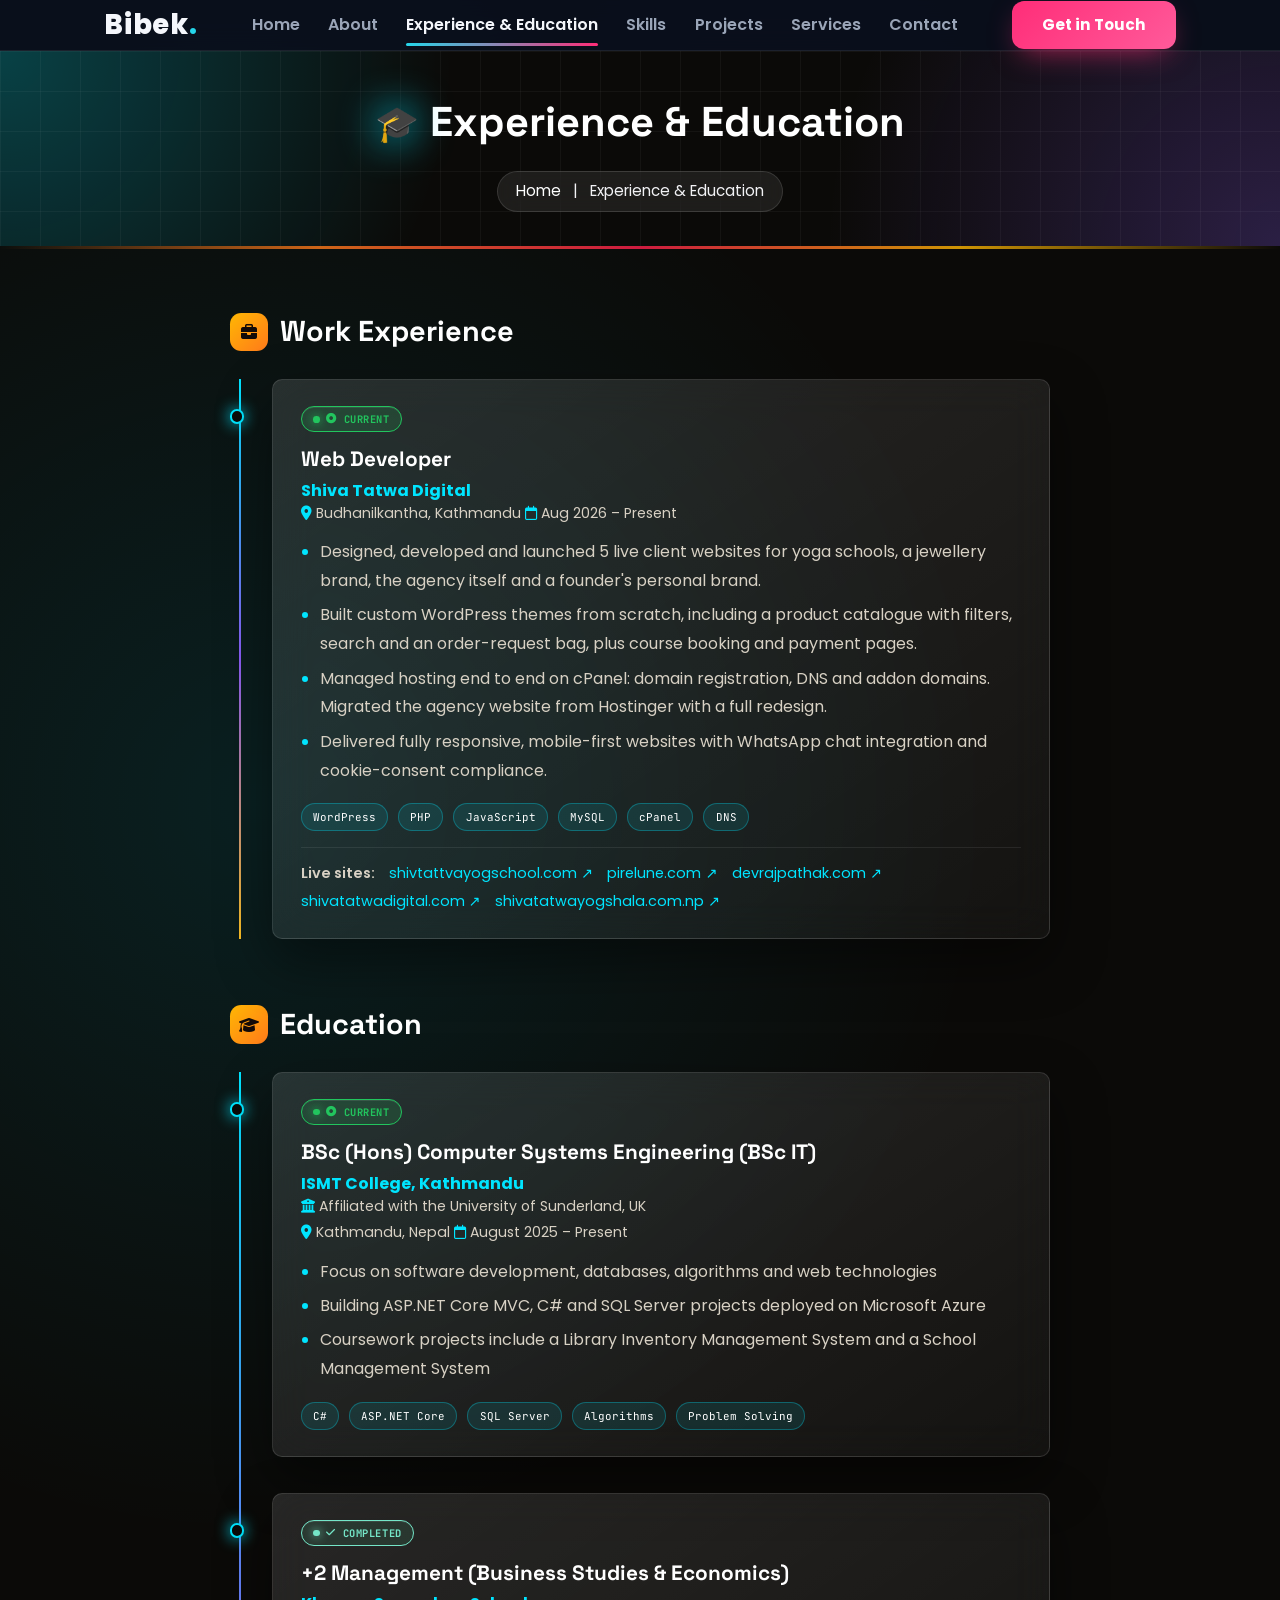
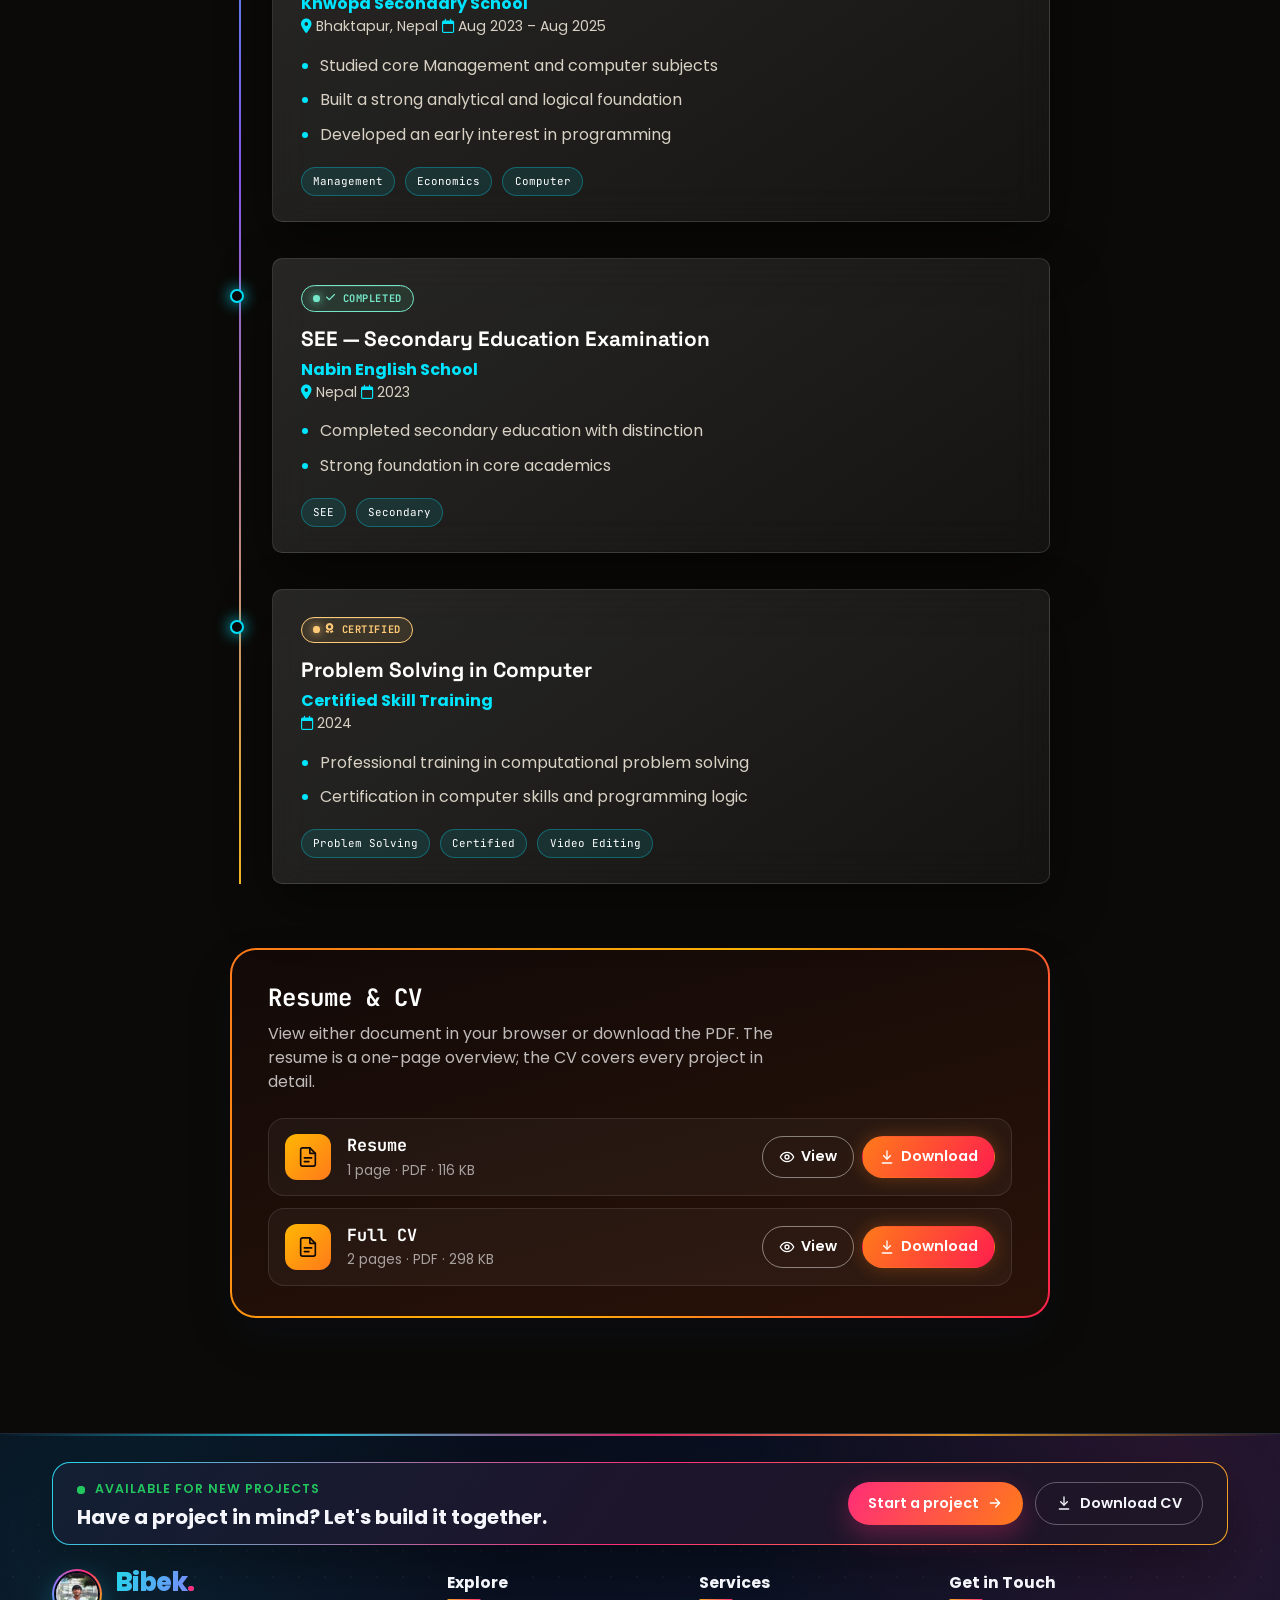
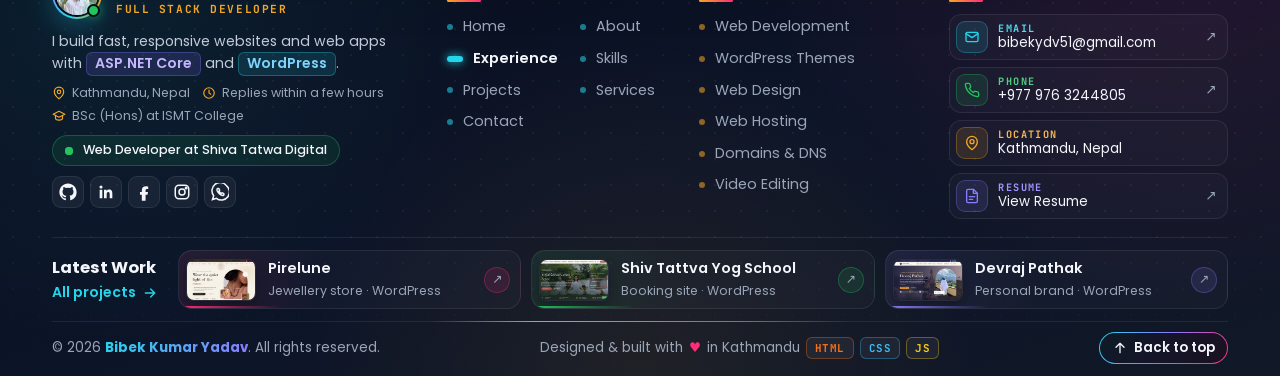
<file: education.html>
<!DOCTYPE html>
<html lang="en">
<head>
    <meta charset="utf-8" />
    <meta name="viewport" content="width=device-width, initial-scale=1.0" />
    <link rel="preconnect" href="https://fonts.googleapis.com" />
    <link rel="preconnect" href="https://fonts.gstatic.com" crossorigin />
    <link rel="preconnect" href="https://cdnjs.cloudflare.com" crossorigin />
    <title>Experience &amp; Education | Bibek Yadav, ISMT College</title>
    <meta name="description" content="Bibek Yadav studies BSc (Hons) Computer Systems Engineering at ISMT College (University of Sunderland) and works as a Web Developer at Shiva Tatwa Digital." />
    <meta name="keywords" content="Bibek Yadav ISMT, Bibek Kumar Yadav ISMT College, ISMT College student, Bibek Kumar Yadav experience, web developer experience Nepal, Shiva Tatwa Digital, BSc Computer Systems Engineering, ISMT College Kathmandu, University of Sunderland, resume, CV" />
    <meta name="author" content="Bibek Kumar Yadav" />
    <meta name="robots" content="index, follow, max-image-preview:large, max-snippet:-1, max-video-preview:-1" />
    <meta name="theme-color" content="#0c0d15" />
    <link rel="canonical" href="https://bibek-yadav.com.np/education" />

    <!-- Open Graph (Facebook, LinkedIn, WhatsApp) -->
    <meta property="og:type" content="website" />
    <meta property="og:site_name" content="Bibek Kumar Yadav" />
    <meta property="og:locale" content="en_US" />
    <meta property="og:url" content="https://bibek-yadav.com.np/education" />
    <meta property="og:title" content="Experience &amp; Education | Bibek Yadav, ISMT College" />
    <meta property="og:description" content="Bibek Yadav studies BSc (Hons) Computer Systems Engineering at ISMT College (University of Sunderland) and works as a Web Developer at Shiva Tatwa Digital." />
    <meta property="og:image" content="https://bibek-yadav.com.np/images/og-cover.jpg" />
    <meta property="og:image:type" content="image/jpeg" />
    <meta property="og:image:width" content="1200" />
    <meta property="og:image:height" content="630" />
    <meta property="og:image:alt" content="Bibek Kumar Yadav – Full Stack Developer, ASP.NET Core &amp; WordPress, Kathmandu" />

    <!-- Twitter / X -->
    <meta name="twitter:card" content="summary_large_image" />
    <meta name="twitter:title" content="Experience &amp; Education | Bibek Yadav, ISMT College" />
    <meta name="twitter:description" content="Bibek Yadav studies BSc (Hons) Computer Systems Engineering at ISMT College (University of Sunderland) and works as a Web Developer at Shiva Tatwa Digital." />
    <meta name="twitter:image" content="https://bibek-yadav.com.np/images/og-cover.jpg" />
    <meta name="twitter:image:alt" content="Bibek Kumar Yadav, Full Stack Developer" />

    <script type="application/ld+json">
    {
      "@context": "https://schema.org",
      "@graph": [
        {
          "@type": "WebPage",
          "@id": "https://bibek-yadav.com.np/education#webpage",
          "url": "https://bibek-yadav.com.np/education",
          "name": "Experience & Education | Bibek Yadav, ISMT College",
          "description": "Bibek Yadav studies BSc (Hons) Computer Systems Engineering at ISMT College (University of Sunderland) and works as a Web Developer at Shiva Tatwa Digital.",
          "inLanguage": "en",
          "isPartOf": {
            "@id": "https://bibek-yadav.com.np/#website"
          },
          "about": {
            "@id": "https://bibek-yadav.com.np/#person"
          },
          "primaryImageOfPage": "https://bibek-yadav.com.np/profile.jpg",
          "breadcrumb": {
            "@id": "https://bibek-yadav.com.np/education#breadcrumb"
          }
        },
        {
          "@type": "BreadcrumbList",
          "@id": "https://bibek-yadav.com.np/education#breadcrumb",
          "itemListElement": [
            {
              "@type": "ListItem",
              "position": 1,
              "name": "Home",
              "item": "https://bibek-yadav.com.np/"
            },
            {
              "@type": "ListItem",
              "position": 2,
              "name": "Experience & Education",
              "item": "https://bibek-yadav.com.np/education"
            }
          ]
        }
      ]
    }
    </script>

    <link rel="icon" href="/favicon.ico" sizes="any" />
    <link rel="icon" type="image/png" sizes="48x48" href="/favicon-48.png" />
    <link rel="icon" type="image/png" sizes="96x96" href="/favicon-96.png" />
    <link rel="icon" type="image/png" sizes="192x192" href="/favicon-192.png" />
    <link rel="apple-touch-icon" sizes="180x180" href="/apple-touch-icon.png" />
    <link rel="manifest" href="/site.webmanifest" />
    <link href="https://fonts.googleapis.com/css2?family=Poppins:wght@400;500;600;700&display=swap" rel="stylesheet" />

    <link href="about.css" rel="stylesheet" />
    <link href="base.css" rel="stylesheet" />
    <link href="education.css" rel="stylesheet" />
    <link href="footer.css" rel="stylesheet" />
    <link href="nav.css" rel="stylesheet" />
    <link href="projects.css" rel="stylesheet" />
    <link href="services.css" rel="stylesheet" />
    <link href="site.css" rel="stylesheet" />
    <link href="skills.css" rel="stylesheet" />
    <link rel="stylesheet" href="https://cdnjs.cloudflare.com/ajax/libs/font-awesome/6.5.1/css/all.min.css" media="print" onload="this.media='all'">
    <noscript><link rel="stylesheet" href="https://cdnjs.cloudflare.com/ajax/libs/font-awesome/6.5.1/css/all.min.css"></noscript>
</head>
<body>
    <div class="bg-glow"></div>

    <header class="site-header">
        <div class="topbar wrap">
            <a class="logo" href="index.html">Bibek<span class="dot">.</span></a>

            <nav id="tabs" class="tabs">
                <ul>
                    <li><a href="index.html">Home</a></li>
                    <li><a href="about.html">About</a></li>
                    <li><a href="education.html" class="active" aria-current="page">Experience &amp; Education</a></li>
                    <li><a href="skills.html">Skills</a></li>
                    <li><a href="projects.html">Projects</a></li>
                    <li><a href="services.html">Services</a></li>
                    <li><a href="contact.html">Contact</a></li>
                </ul>
            </nav>

            <div class="topbar-actions">
                <a class="topbar-cta" href="contact.html">Get in Touch</a>
                <button class="navtoggle" type="button" aria-label="Open menu" aria-controls="tabs" aria-expanded="false">&#9776;</button>
            </div>
        </div>
    </header>

    <main>
        <section class="edu-hero">
            <div class="edu-hero-inner">
                <h1><span class="edu-hero-icon" aria-hidden="true">🎓</span> Experience &amp; Education</h1>
                <p class="edu-hero-subtitle">My work and academic journey</p>
                <div class="breadcrumb">
                    <a href="index.html">Home</a>
                    <span class="separator">|</span>
                    <span class="current">Experience &amp; Education</span>
                </div>
            </div>

            <!-- Decorative shapes -->
            <span class="shape circle red" aria-hidden="true"></span>
            <span class="shape diamond purple" aria-hidden="true"></span>
            <span class="shape circle mint" aria-hidden="true"></span>
            <span class="shape cross" aria-hidden="true">+</span>
            <span class="shape line" aria-hidden="true"></span>
        </section>

        <section class="edu-section">
            <h2 class="edu-group-title"><i class="fa-solid fa-briefcase" aria-hidden="true"></i> Work Experience</h2>
            <div class="edu-timeline">

                <!-- Web Developer — Shiva Tatwa Digital -->
                <div class="edu-item">
                    <span class="edu-dot dot-current" aria-hidden="true"></span>
                    <div class="edu-card">
                        <span class="badge badge-current">
                            <i class="fa-solid fa-circle-dot" aria-hidden="true"></i>
                            Current
                        </span>
                        <h3 class="edu-degree">Web Developer</h3>

                        <p class="edu-provider"><a href="https://shivatatwadigital.com/" target="_blank" rel="noopener">Shiva Tatwa Digital</a></p>

                        <p class="edu-meta">
                            <i class="fa-solid fa-location-dot" aria-hidden="true"></i>
                            Budhanilkantha, Kathmandu
                            <span class="edu-dates"><i class="fa-regular fa-calendar" aria-hidden="true"></i> Aug 2026 – Present</span>
                        </p>

                        <ul class="edu-points">
                            <li>Designed, developed and launched 5 live client websites for yoga schools, a jewellery brand, the agency itself and a founder&#39;s personal brand.</li>
                            <li>Built custom WordPress themes from scratch, including a product catalogue with filters, search and an order-request bag, plus course booking and payment pages.</li>
                            <li>Managed hosting end to end on cPanel: domain registration, DNS and addon domains. Migrated the agency website from Hostinger with a full redesign.</li>
                            <li>Delivered fully responsive, mobile-first websites with WhatsApp chat integration and cookie-consent compliance.</li>
                        </ul>

                        <div class="edu-tags">
                            <span class="tag">WordPress</span>
                            <span class="tag">PHP</span>
                            <span class="tag">JavaScript</span>
                            <span class="tag">MySQL</span>
                            <span class="tag">cPanel</span>
                            <span class="tag">DNS</span>
                        </div>

                        <p class="edu-client-sites">
                            <span>Live sites:</span>
                            <a href="https://shivtattvayogschool.com/" target="_blank" rel="noopener">shivtattvayogschool.com</a>
                            <a href="https://pirelune.com/" target="_blank" rel="noopener">pirelune.com</a>
                            <a href="https://devrajpathak.com/" target="_blank" rel="noopener">devrajpathak.com</a>
                            <a href="https://shivatatwadigital.com/" target="_blank" rel="noopener">shivatatwadigital.com</a>
                            <a href="https://shivatatwayogshala.com.np/" target="_blank" rel="noopener">shivatatwayogshala.com.np</a>
                        </p>
                    </div>
                </div>

            </div>

            <h2 class="edu-group-title"><i class="fa-solid fa-graduation-cap" aria-hidden="true"></i> Education</h2>
            <div class="edu-timeline">

                <!-- BSc Computing — Current -->
                <div class="edu-item">
                    <span class="edu-dot dot-current" aria-hidden="true"></span>
                    <div class="edu-card">
                        <span class="badge badge-current">
                            <i class="fa-solid fa-circle-dot" aria-hidden="true"></i>
                            Current
                        </span>
                        <h3 class="edu-degree">BSc (Hons) Computer Systems Engineering (BSc IT)</h3>

                        <p class="edu-provider"><a href="https://ismt.edu.np/" target="_blank" rel="noopener">ISMT College, Kathmandu</a></p>

                        <p class="edu-meta">
                            <i class="fa-solid fa-building-columns" aria-hidden="true"></i>
                            Affiliated with the University of Sunderland, UK
                        </p>
                        <p class="edu-meta">
                            <i class="fa-solid fa-location-dot" aria-hidden="true"></i>
                            Kathmandu, Nepal
                            <span class="edu-dates"><i class="fa-regular fa-calendar" aria-hidden="true"></i> August 2025 – Present</span>
                        </p>

                        <ul class="edu-points">
                            <li>Focus on software development, databases, algorithms and web technologies</li>
                            <li>Building ASP.NET Core MVC, C# and SQL Server projects deployed on Microsoft Azure</li>
                            <li>Coursework projects include a Library Inventory Management System and a School Management System</li>
                        </ul>

                        <div class="edu-tags">
                            <span class="tag">C#</span>
                            <span class="tag">ASP.NET Core</span>
                            <span class="tag">SQL Server</span>
                            <span class="tag">Algorithms</span>
                            <span class="tag">Problem Solving</span>
                        </div>
                    </div>
                </div>

                <!-- +2 Higher Secondary — Completed -->
                <div class="edu-item">
                    <span class="edu-dot dot-completed" aria-hidden="true"></span>
                    <div class="edu-card">
                        <span class="badge badge-advanced">
                            <i class="fa-solid fa-check" aria-hidden="true"></i>
                            Completed
                        </span>
                        <h3 class="edu-degree">+2 Management (Business Studies &amp; Economics)</h3>

                        <p class="edu-provider"><a href="https://khwopahss.edu.np/" target="_blank" rel="noopener">Khwopa Secondary School</a></p>
                        <p class="edu-meta">
                            <i class="fa-solid fa-location-dot" aria-hidden="true"></i>
                            Bhaktapur, Nepal
                            <span class="edu-dates"><i class="fa-regular fa-calendar" aria-hidden="true"></i> Aug 2023 – Aug 2025</span>
                        </p>

                        <ul class="edu-points">
                            <li>Studied core Management and computer subjects</li>
                            <li>Built a strong analytical and logical foundation</li>
                            <li>Developed an early interest in programming</li>
                        </ul>

                        <div class="edu-tags">
                            <span class="tag">Management</span>
                            <span class="tag">Economics</span>
                            <span class="tag">Computer</span>
                        </div>
                    </div>
                </div>

                <!-- SEE — Completed -->
                <div class="edu-item">
                    <span class="edu-dot dot-completed" aria-hidden="true"></span>
                    <div class="edu-card">
                        <span class="badge badge-advanced">
                            <i class="fa-solid fa-check" aria-hidden="true"></i>
                            Completed
                        </span>
                        <h3 class="edu-degree">SEE — Secondary Education Examination</h3>

                        <p class="edu-provider">Nabin English School</p>
                        <p class="edu-meta">
                            <i class="fa-solid fa-location-dot" aria-hidden="true"></i>
                            Nepal
                            <span class="edu-dates"><i class="fa-regular fa-calendar" aria-hidden="true"></i> 2023</span>
                        </p>

                        <ul class="edu-points">
                            <li>Completed secondary education with distinction</li>
                            <li>Strong foundation in core academics</li>
                        </ul>

                        <div class="edu-tags">
                            <span class="tag">SEE</span>
                            <span class="tag">Secondary</span>
                        </div>
                    </div>
                </div>

                <!-- Certification — Certified -->
                <div class="edu-item">
                    <span class="edu-dot dot-certified" aria-hidden="true"></span>
                    <div class="edu-card">
                        <span class="badge badge-beginner">
                            <i class="fa-solid fa-award" aria-hidden="true"></i>
                            Certified
                        </span>
                        <h3 class="edu-degree">Problem Solving in Computer</h3>

                        <p class="edu-provider">Certified Skill Training</p>
                        <p class="edu-meta">
                            <span class="edu-dates"><i class="fa-regular fa-calendar" aria-hidden="true"></i> 2024</span>
                        </p>

                        <ul class="edu-points">
                            <li>Professional training in computational problem solving</li>
                            <li>Certification in computer skills and programming logic</li>
                        </ul>

                        <div class="edu-tags">
                            <span class="tag">Problem Solving</span>
                            <span class="tag">Certified</span>
                            <span class="tag">Video Editing</span>
                        </div>
                    </div>
                </div>

            </div>

            <div class="resume-card edu-resume">
                <div>
                    <h2>Resume &amp; CV</h2>
                    <p>View either document in your browser or download the PDF. The resume is a one-page overview; the CV covers every project in detail.</p>
                </div>
                <div class="doc-list">
                    <div class="doc-item">
                        <span class="doc-icon"><svg width="22" height="22" viewBox="0 0 24 24" fill="none" stroke="currentColor" stroke-width="1.8" stroke-linecap="round" stroke-linejoin="round" aria-hidden="true"><path d="M14 2H6a2 2 0 0 0-2 2v16a2 2 0 0 0 2 2h12a2 2 0 0 0 2-2V8Z"/><path d="M14 2v6h6"/><path d="M8 13h8M8 17h5"/></svg></span>
                        <div class="doc-info">
                            <strong>Resume</strong>
                            <span>1 page · PDF · 116 KB</span>
                        </div>
                        <div class="doc-actions">
                            <a class="doc-btn doc-btn--view" href="Bibek_Kumar_Yadav_Resume.pdf" target="_blank" rel="noopener" aria-label="View Resume (opens in a new tab)"><svg width="16" height="16" viewBox="0 0 24 24" fill="none" stroke="currentColor" stroke-width="2" stroke-linecap="round" stroke-linejoin="round" aria-hidden="true"><path d="M2 12s3.5-7 10-7 10 7 10 7-3.5 7-10 7S2 12 2 12Z"/><circle cx="12" cy="12" r="3"/></svg><span>View</span></a>
                            <a class="doc-btn doc-btn--download" href="Bibek_Kumar_Yadav_Resume.pdf" download="Bibek_Kumar_Yadav_Resume.pdf" aria-label="Download Resume (PDF)"><svg width="16" height="16" viewBox="0 0 24 24" fill="none" stroke="currentColor" stroke-width="2" stroke-linecap="round" stroke-linejoin="round" aria-hidden="true"><path d="M12 3v12"/><path d="m7 10 5 5 5-5"/><path d="M5 21h14"/></svg><span>Download</span></a>
                        </div>
                    </div>
                    <div class="doc-item">
                        <span class="doc-icon"><svg width="22" height="22" viewBox="0 0 24 24" fill="none" stroke="currentColor" stroke-width="1.8" stroke-linecap="round" stroke-linejoin="round" aria-hidden="true"><path d="M14 2H6a2 2 0 0 0-2 2v16a2 2 0 0 0 2 2h12a2 2 0 0 0 2-2V8Z"/><path d="M14 2v6h6"/><path d="M8 13h8M8 17h5"/></svg></span>
                        <div class="doc-info">
                            <strong>Full CV</strong>
                            <span>2 pages · PDF · 298 KB</span>
                        </div>
                        <div class="doc-actions">
                            <a class="doc-btn doc-btn--view" href="Bibek_Kumar_Yadav_CV.pdf" target="_blank" rel="noopener" aria-label="View full CV (opens in a new tab)"><svg width="16" height="16" viewBox="0 0 24 24" fill="none" stroke="currentColor" stroke-width="2" stroke-linecap="round" stroke-linejoin="round" aria-hidden="true"><path d="M2 12s3.5-7 10-7 10 7 10 7-3.5 7-10 7S2 12 2 12Z"/><circle cx="12" cy="12" r="3"/></svg><span>View</span></a>
                            <a class="doc-btn doc-btn--download" href="Bibek_Kumar_Yadav_CV.pdf" download="Bibek_Kumar_Yadav_CV.pdf" aria-label="Download full CV (PDF)"><svg width="16" height="16" viewBox="0 0 24 24" fill="none" stroke="currentColor" stroke-width="2" stroke-linecap="round" stroke-linejoin="round" aria-hidden="true"><path d="M12 3v12"/><path d="m7 10 5 5 5-5"/><path d="M5 21h14"/></svg><span>Download</span></a>
                        </div>
                    </div>
                </div>
            </div>
        </section>
    </main>

    <footer class="site-footer">
        <div class="wrap">

            <div class="ft-cta">
                <div class="ft-cta-text">
                    <span class="ft-eyebrow"><span class="ft-pulse" aria-hidden="true"></span> Available for new projects</span>
                    <h2>Have a project in mind? Let&#39;s build it together.</h2>
                </div>
                <div class="ft-cta-actions">
                    <a class="ft-btn ft-btn--primary" href="contact.html">Start a project <svg width="16" height="16" viewBox="0 0 24 24" aria-hidden="true" fill="none" stroke="currentColor" stroke-width="2" stroke-linecap="round" stroke-linejoin="round"><path d="M5 12h14M13 6l6 6-6 6"/></svg></a>
                    <a class="ft-btn ft-btn--ghost" href="Bibek_Kumar_Yadav_CV.pdf" download="Bibek_Kumar_Yadav_CV.pdf"><svg width="16" height="16" viewBox="0 0 24 24" aria-hidden="true" fill="none" stroke="currentColor" stroke-width="2" stroke-linecap="round" stroke-linejoin="round"><path d="M12 3v12"/><path d="m7 10 5 5 5-5"/><path d="M5 21h14"/></svg> Download CV</a>
                </div>
            </div>

            <div class="ft-grid">
                <div class="ft-brand">
                    <div class="ft-id">
                        <a class="ft-avatar" href="about.html">
                            <img src="images/avatar-footer.webp" alt="Bibek Kumar Yadav, Full Stack Developer" width="56" height="56" loading="lazy" decoding="async" />
                            <span class="ft-online" aria-hidden="true"></span>
                        </a>
                        <div>
                            <a class="ft-logo" href="index.html">Bibek<span>.</span></a>
                            <span class="ft-role">Full Stack Developer</span>
                        </div>
                    </div>
                    <p class="ft-tagline">I build fast, responsive websites and web apps with <span class="ft-hl ft-hl--net">ASP.NET Core</span> and <span class="ft-hl ft-hl--wp">WordPress</span>.</p>
                    <ul class="ft-meta">
                        <li><svg width="14" height="14" viewBox="0 0 24 24" fill="none" stroke="currentColor" stroke-width="2" stroke-linecap="round" stroke-linejoin="round" aria-hidden="true"><path d="M20 10c0 6-8 12-8 12S4 16 4 10a8 8 0 0 1 16 0Z"/><circle cx="12" cy="10" r="3"/></svg> Kathmandu, Nepal</li>
                        <li><svg width="14" height="14" viewBox="0 0 24 24" fill="none" stroke="currentColor" stroke-width="2" stroke-linecap="round" stroke-linejoin="round" aria-hidden="true"><circle cx="12" cy="12" r="9"/><path d="M12 7v5l3 2"/></svg> Replies within a few hours</li>
                        <li><svg width="14" height="14" viewBox="0 0 24 24" fill="none" stroke="currentColor" stroke-width="2" stroke-linecap="round" stroke-linejoin="round" aria-hidden="true"><path d="m2 9 10-5 10 5-10 5Z"/><path d="M6 11v5c0 1.5 2.7 3 6 3s6-1.5 6-3v-5"/></svg> BSc (Hons) at ISMT College</li>
                    </ul>
                    <span class="ft-status"><span class="ft-pulse" aria-hidden="true"></span> Web Developer at Shiva Tatwa Digital</span>
                    <div class="ft-social">
                        <a href="https://github.com/bibekydv285-source" target="_blank" rel="noopener" aria-label="GitHub"><svg width="18" height="18" viewBox="0 0 24 24" aria-hidden="true" fill="currentColor"><path d="M12 .5C5.73.5.5 5.74.5 12.02c0 5.1 3.29 9.42 7.86 10.95.57.1.78-.25.78-.55v-2.16c-3.2.7-3.87-1.34-3.87-1.34-.53-1.33-1.28-1.69-1.28-1.69-1.05-.7.08-.69.08-.69 1.16.08 1.77 1.18 1.77 1.18 1.03 1.75 2.71 1.25 3.37.96.1-.74.4-1.25.73-1.54-2.55-.29-5.23-1.27-5.23-5.65 0-1.25.45-2.27 1.18-3.07-.12-.29-.51-1.45.11-3.02 0 0 .96-.31 3.15 1.17a10.9 10.9 0 0 1 5.74 0c2.19-1.48 3.15-1.17 3.15-1.17.62 1.57.23 2.73.11 3.02.74.8 1.18 1.82 1.18 3.07 0 4.39-2.69 5.36-5.25 5.64.41.36.78 1.07.78 2.15v3.19c0 .31.21.66.79.55A11.53 11.53 0 0 0 23.5 12c0-6.27-5.23-11.5-11.5-11.5Z"/></svg></a>
                        <a href="https://www.linkedin.com/in/bibek-yadav-060ba03b2" target="_blank" rel="noopener" aria-label="LinkedIn"><svg width="18" height="18" viewBox="0 0 24 24" aria-hidden="true" fill="currentColor"><path d="M20.45 20.45h-3.55v-5.57c0-1.33-.03-3.04-1.85-3.04-1.86 0-2.15 1.45-2.15 2.94v5.67H9.35V9h3.41v1.56h.05c.48-.9 1.63-1.85 3.36-1.85 3.6 0 4.27 2.37 4.27 5.45v6.29ZM5.34 7.43a2.06 2.06 0 1 1 0-4.12 2.06 2.06 0 0 1 0 4.12ZM7.12 20.45H3.56V9h3.56v11.45Z"/></svg></a>
                        <a href="https://www.facebook.com/share/1EcL4pWUiV/" target="_blank" rel="noopener" aria-label="Facebook"><svg width="18" height="18" viewBox="0 0 24 24" aria-hidden="true" fill="currentColor"><path d="M9.1 23.7v-8H6.6V12h2.5v-1.6c0-4.1 1.8-6 5.9-6 .4 0 1 0 1.5.1.4 0 .8.1 1.1.2V8l-.7-.1h-.8c-.3 0-.6 0-.8.1-.3.1-.6.2-.8.5-.2.2-.4.6-.4.8V12h3.3l-.4 1.8-.2 1.9h-2.7v8"/></svg></a>
                        <a href="https://www.instagram.com/yadubanshi.bibek" target="_blank" rel="noopener" aria-label="Instagram"><svg width="18" height="18" viewBox="0 0 24 24" aria-hidden="true" fill="none" stroke="currentColor" stroke-width="2"><rect x="3" y="3" width="18" height="18" rx="5"/><circle cx="12" cy="12" r="4"/><circle cx="17.5" cy="6.5" r="1" fill="currentColor"/></svg></a>
                        <a href="https://wa.me/9779763244805" target="_blank" rel="noopener" aria-label="WhatsApp"><svg width="18" height="18" viewBox="0 0 24 24" aria-hidden="true" fill="none" stroke="currentColor" stroke-width="2"><path d="M20.5 3.5A10.5 10.5 0 0 0 3.6 16.9L2 22l5.2-1.6A10.5 10.5 0 1 0 20.5 3.5Z"/><path d="M8.2 8a1 1 0 0 1 1-.6h.7a1 1 0 0 1 .9.6l.6 1.4a1 1 0 0 1-.2 1.1l-.5.5a6 6 0 0 0 2.9 2.9l.5-.5a1 1 0 0 1 1.1-.2l1.4.6a1 1 0 0 1 .6.9v.7a1 1 0 0 1-.6 1c-2.9 1.2-7.2-3.1-8.4-6-.3-.9-.4-1.5-.2-1.9Z"/></svg></a>
                    </div>
                </div>

                <nav class="ft-col" aria-label="Footer">
                    <h3>Explore</h3>
                    <ul>
                        <li><a href="index.html">Home</a></li>
                        <li><a href="about.html">About</a></li>
                        <li><a href="education.html" aria-current="page">Experience</a></li>
                        <li><a href="skills.html">Skills</a></li>
                        <li><a href="projects.html">Projects</a></li>
                        <li><a href="services.html">Services</a></li>
                        <li><a href="contact.html">Contact</a></li>
                    </ul>
                </nav>

                <div class="ft-col">
                    <h3>Services</h3>
                    <ul>
                        <li><a href="services.html">Web Development</a></li>
                        <li><a href="services.html">WordPress Themes</a></li>
                        <li><a href="services.html">Web Design</a></li>
                        <li><a href="services.html">Web Hosting</a></li>
                        <li><a href="services.html">Domains &amp; DNS</a></li>
                        <li><a href="services.html">Video Editing</a></li>
                    </ul>
                </div>

                <div class="ft-col ft-contact">
                    <h3>Get in Touch</h3>
                    <ul>
                        <li class="ft-ci ft-ci--cyan"><a href="mailto:bibekydv51@gmail.com"><span class="ft-ic"><svg width="16" height="16" viewBox="0 0 24 24" aria-hidden="true" fill="none" stroke="currentColor" stroke-width="2" stroke-linecap="round" stroke-linejoin="round"><rect x="3" y="5" width="18" height="14" rx="2"/><path d="m3 7 9 6 9-6"/></svg></span><span class="ft-ct"><span class="ft-ct-label">Email</span><span class="ft-ct-value">bibekydv51@gmail.com</span></span><span class="ft-ct-go" aria-hidden="true">&#8599;</span></a></li>
                        <li class="ft-ci ft-ci--green"><a href="tel:+9779763244805"><span class="ft-ic"><svg width="16" height="16" viewBox="0 0 24 24" aria-hidden="true" fill="none" stroke="currentColor" stroke-width="2" stroke-linecap="round" stroke-linejoin="round"><path d="M22 16.9v3a2 2 0 0 1-2.2 2 19.8 19.8 0 0 1-8.6-3.1 19.5 19.5 0 0 1-6-6A19.8 19.8 0 0 1 2.1 4.2 2 2 0 0 1 4.1 2h3a2 2 0 0 1 2 1.7c.1.9.4 1.8.7 2.7a2 2 0 0 1-.5 2.1L8 9.8a16 16 0 0 0 6 6l1.3-1.3a2 2 0 0 1 2.1-.4c.9.3 1.8.6 2.7.7a2 2 0 0 1 1.7 2Z"/></svg></span><span class="ft-ct"><span class="ft-ct-label">Phone</span><span class="ft-ct-value">+977 976 3244805</span></span><span class="ft-ct-go" aria-hidden="true">&#8599;</span></a></li>
                        <li class="ft-ci ft-ci--gold"><div class="ft-ci-static"><span class="ft-ic"><svg width="16" height="16" viewBox="0 0 24 24" aria-hidden="true" fill="none" stroke="currentColor" stroke-width="2" stroke-linecap="round" stroke-linejoin="round"><path d="M20 10c0 6-8 12-8 12S4 16 4 10a8 8 0 0 1 16 0Z"/><circle cx="12" cy="10" r="3"/></svg></span><span class="ft-ct"><span class="ft-ct-label">Location</span><span class="ft-ct-value">Kathmandu, Nepal</span></span></div></li>
                        <li class="ft-ci ft-ci--purple"><a href="Bibek_Kumar_Yadav_Resume.pdf" target="_blank" rel="noopener"><span class="ft-ic"><svg width="16" height="16" viewBox="0 0 24 24" aria-hidden="true" fill="none" stroke="currentColor" stroke-width="2" stroke-linecap="round" stroke-linejoin="round"><path d="M14 2H6a2 2 0 0 0-2 2v16a2 2 0 0 0 2 2h12a2 2 0 0 0 2-2V8Z"/><path d="M14 2v6h6"/><path d="M8 13h8M8 17h5"/></svg></span><span class="ft-ct"><span class="ft-ct-label">Resume</span><span class="ft-ct-value">View Resume</span></span><span class="ft-ct-go" aria-hidden="true">&#8599;</span></a></li>
                    </ul>
                </div>
            </div>

            <div class="ft-work-row">
                <div class="ft-work-head">
                    <h3>Latest Work</h3>
                    <a class="ft-more" href="projects.html">All projects <svg width="16" height="16" viewBox="0 0 24 24" aria-hidden="true" fill="none" stroke="currentColor" stroke-width="2" stroke-linecap="round" stroke-linejoin="round"><path d="M5 12h14M13 6l6 6-6 6"/></svg></a>
                </div>
                <ul class="ft-work">
                    <li class="ft-work-item ft-work-item--pink"><a href="https://pirelune.com/" target="_blank" rel="noopener"><span class="ft-work-thumb"><img src="images/projects/pirelune.webp" alt="" width="96" height="54" loading="lazy" decoding="async" /></span><span class="ft-work-info"><strong>Pirelune</strong><span>Jewellery store · WordPress</span></span><span class="ft-work-go" aria-hidden="true">&#8599;</span></a></li>
                    <li class="ft-work-item ft-work-item--green"><a href="https://shivtattvayogschool.com/" target="_blank" rel="noopener"><span class="ft-work-thumb"><img src="images/projects/shiv-tattva-yog-school.webp" alt="" width="96" height="54" loading="lazy" decoding="async" /></span><span class="ft-work-info"><strong>Shiv Tattva Yog School</strong><span>Booking site · WordPress</span></span><span class="ft-work-go" aria-hidden="true">&#8599;</span></a></li>
                    <li class="ft-work-item ft-work-item--purple"><a href="https://devrajpathak.com/" target="_blank" rel="noopener"><span class="ft-work-thumb"><img src="images/projects/devraj-pathak.webp" alt="" width="96" height="54" loading="lazy" decoding="async" /></span><span class="ft-work-info"><strong>Devraj Pathak</strong><span>Personal brand · WordPress</span></span><span class="ft-work-go" aria-hidden="true">&#8599;</span></a></li>
                </ul>
            </div>

            <div class="ft-bottom">
                <p>&copy; <span id="year">2026</span> <strong>Bibek Kumar Yadav</strong>. All rights reserved.</p>
                <p class="ft-made">Designed &amp; built with <span class="ft-heart" aria-label="love">&#9829;</span> in Kathmandu <span class="ft-tech">HTML</span><span class="ft-tech">CSS</span><span class="ft-tech">JS</span></p>
                <a class="ft-top" href="#" aria-label="Back to top"><svg width="16" height="16" viewBox="0 0 24 24" aria-hidden="true" fill="none" stroke="currentColor" stroke-width="2" stroke-linecap="round" stroke-linejoin="round"><path d="M12 19V5M6 11l6-6 6 6"/></svg><span>Back to top</span></a>
            </div>

        </div>
    </footer>

    <script>document.getElementById('year').textContent = new Date().getFullYear();</script>
    <script src="nav.js" defer></script>
</body>
</html>
</file>
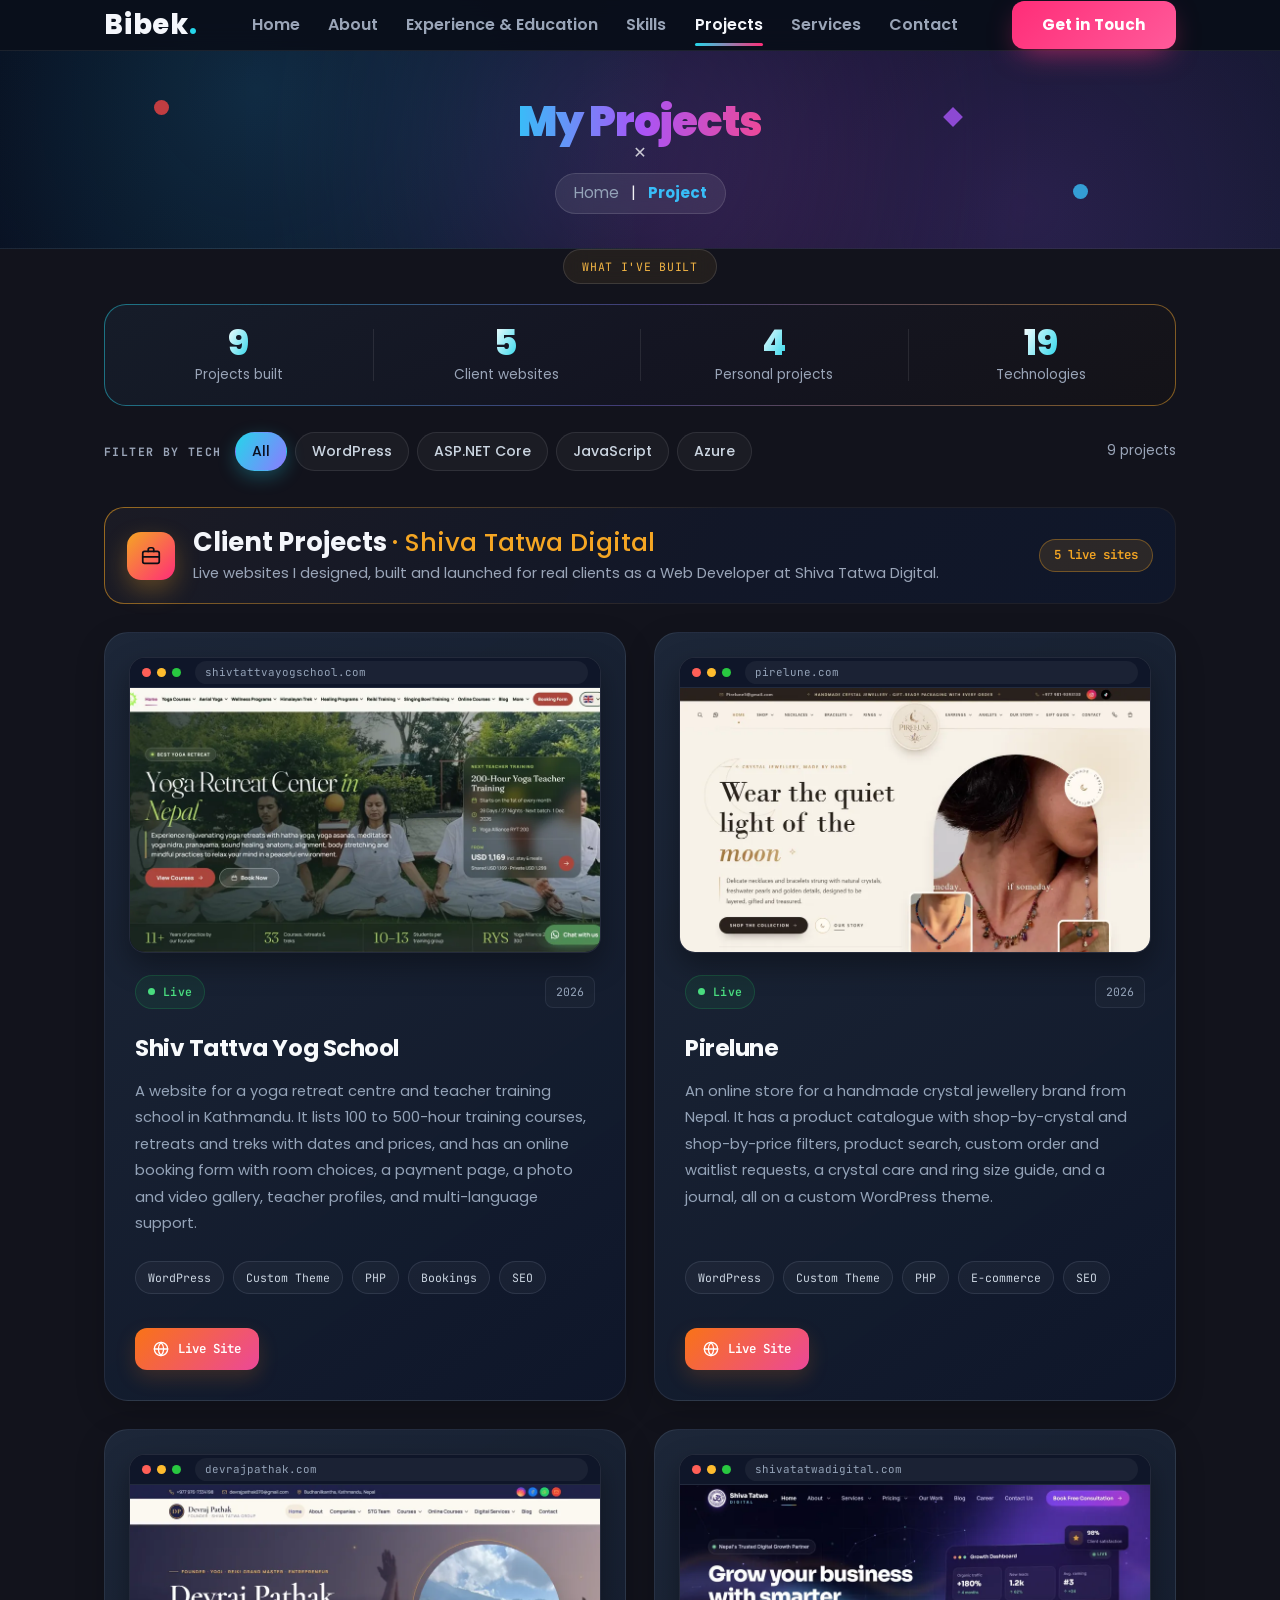
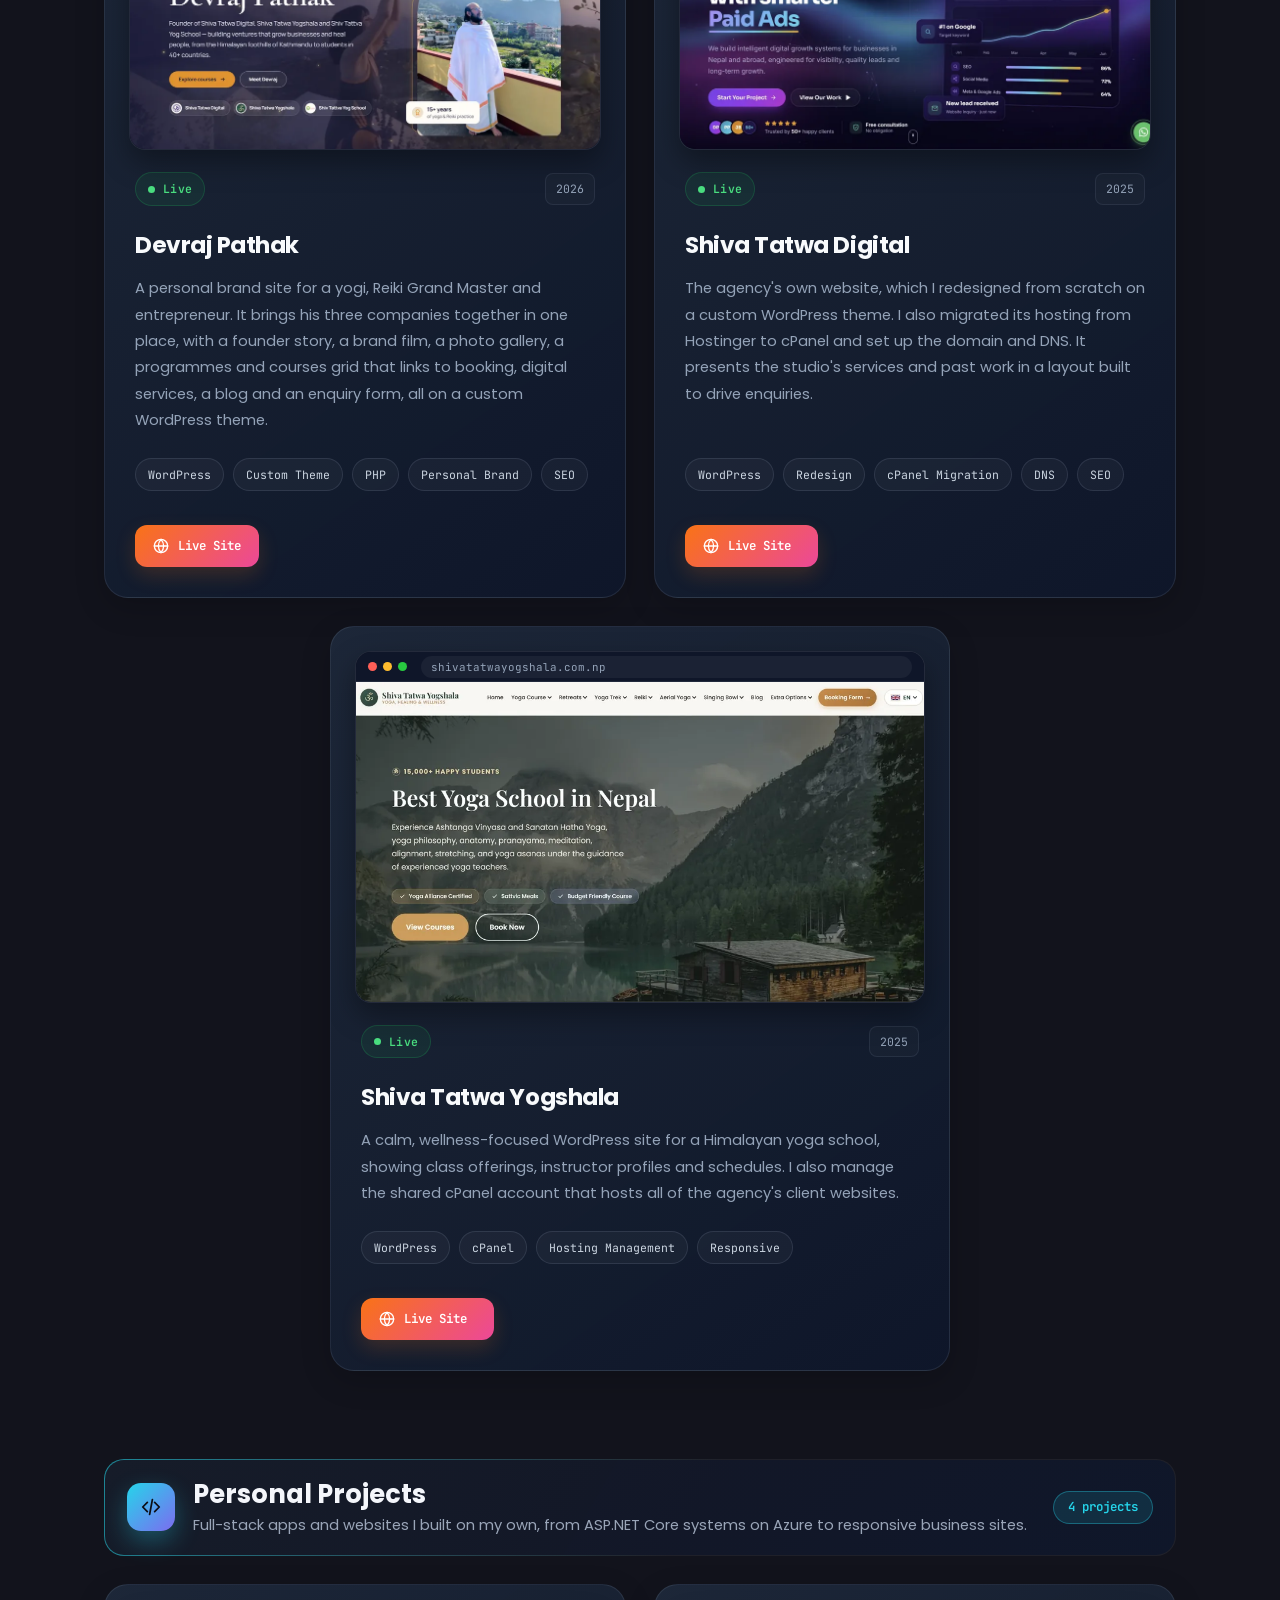
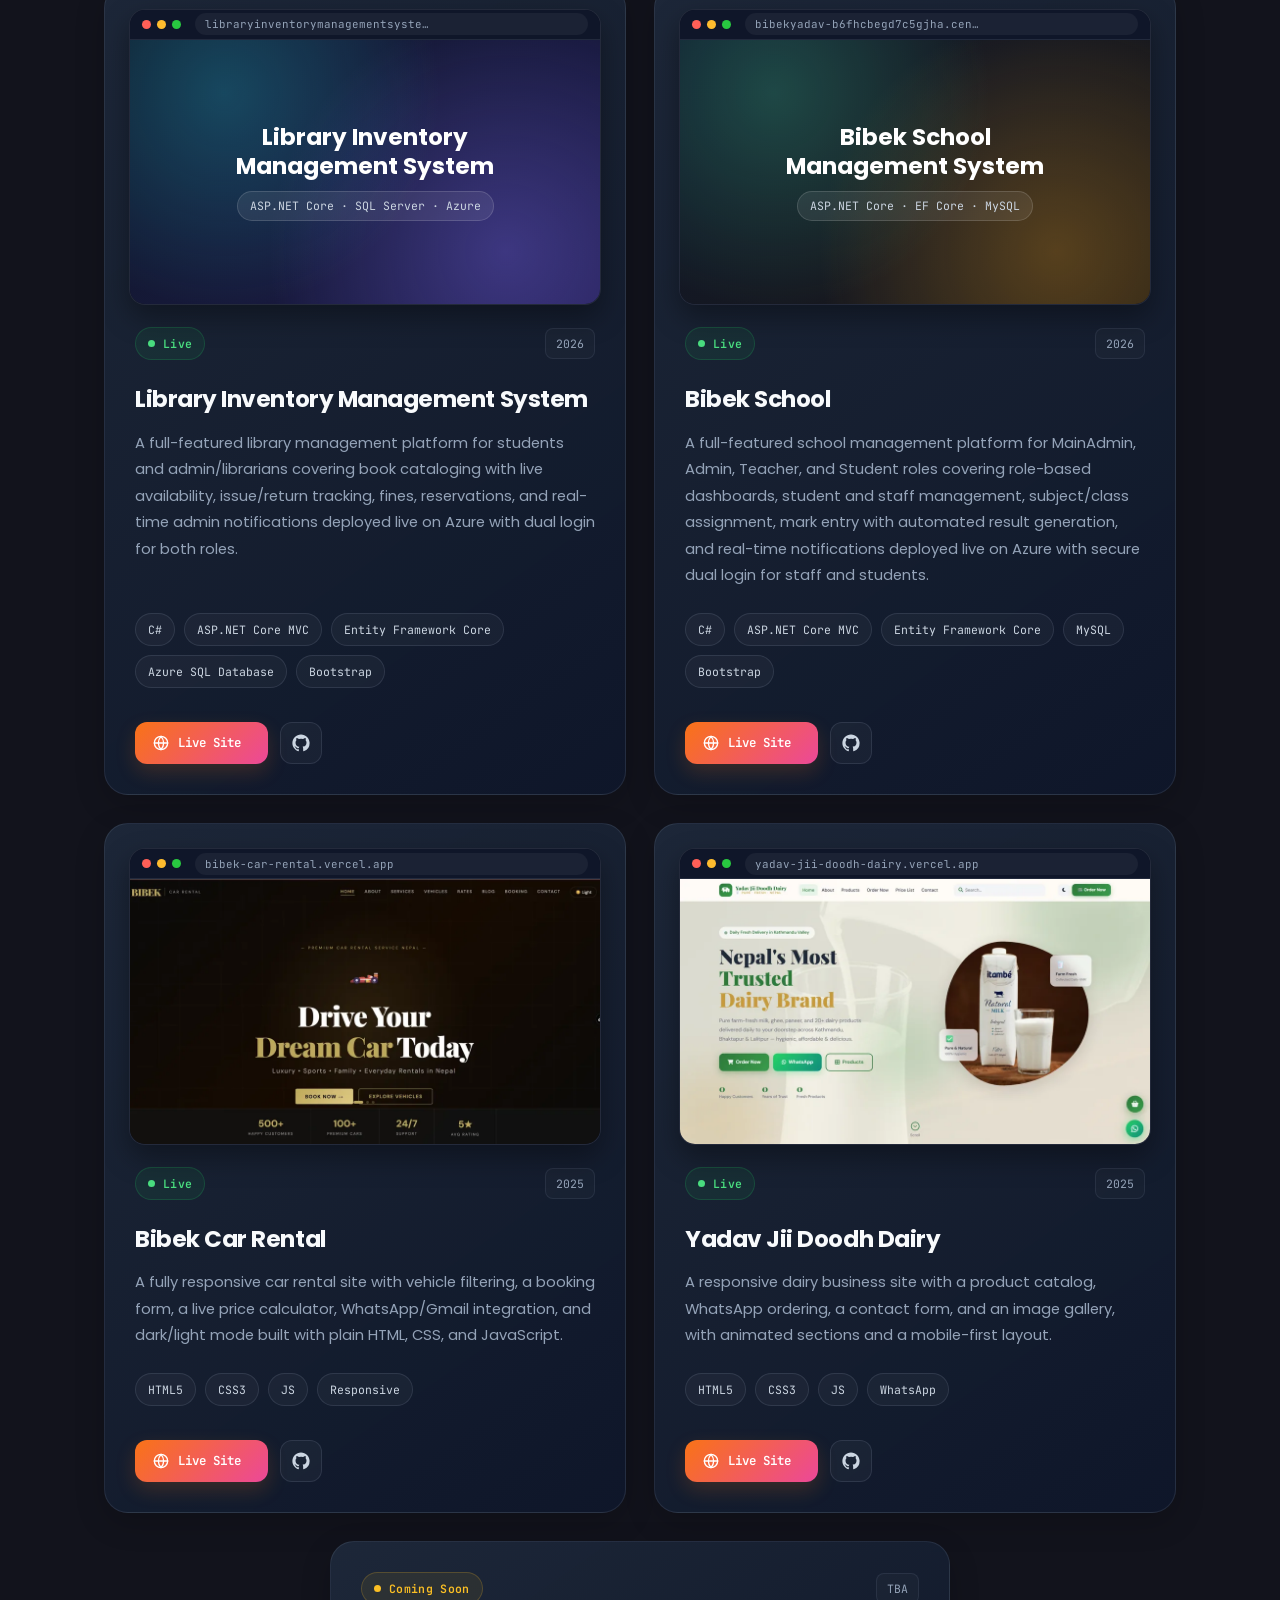
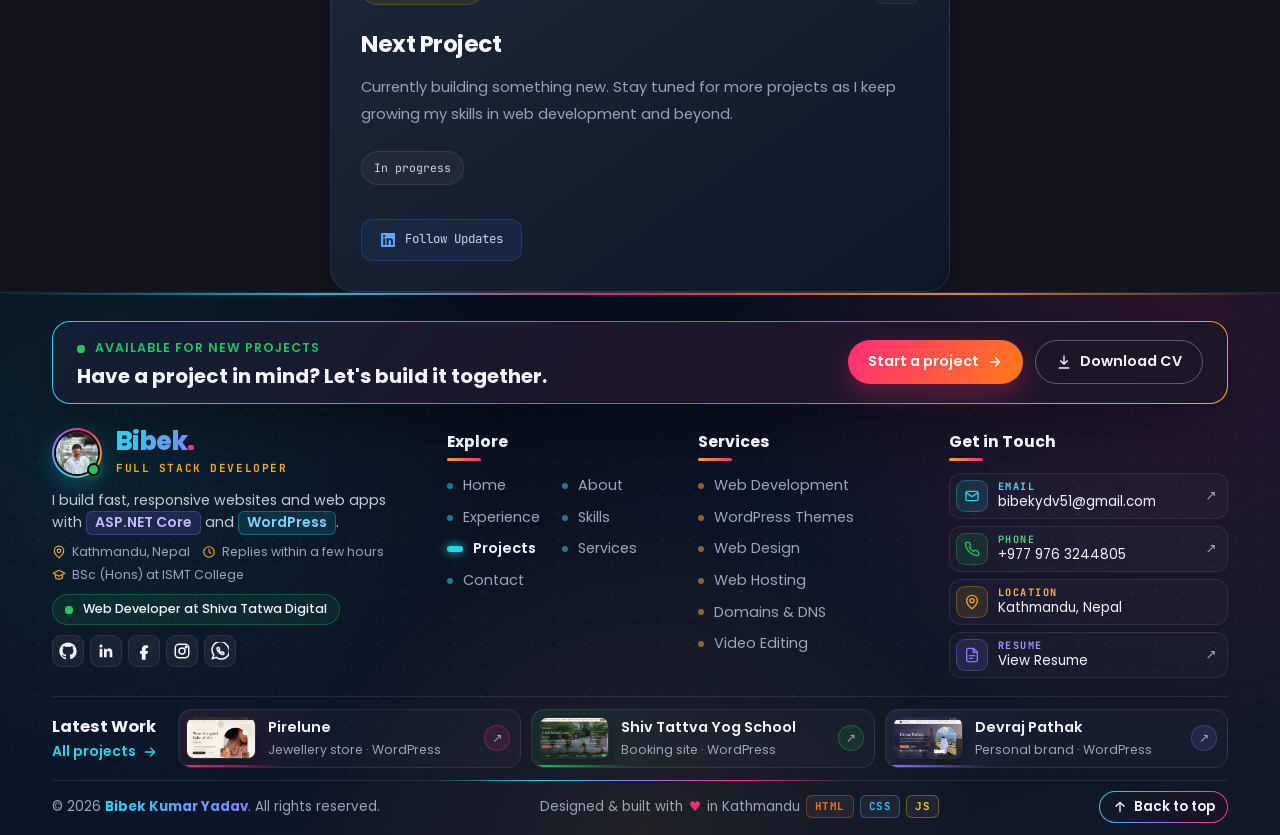
<file: projects.html>
<!DOCTYPE html>
<html lang="en">
<head>
    <meta charset="utf-8" />
    <meta name="viewport" content="width=device-width, initial-scale=1.0" />
    <link rel="preconnect" href="https://fonts.googleapis.com" />
    <link rel="preconnect" href="https://fonts.gstatic.com" crossorigin />
    <link rel="preconnect" href="https://cdnjs.cloudflare.com" crossorigin />
    <title>Projects: WordPress Sites &amp; ASP.NET Apps | Bibek Yadav</title>
    <meta name="description" content="Client websites and personal projects by Bibek Kumar Yadav: 5 live WordPress sites for Nepali businesses plus ASP.NET Core apps deployed on Azure." />
    <meta name="keywords" content="Bibek Yadav ISMT, Bibek Kumar Yadav ISMT College, ISMT College student, Bibek Kumar Yadav projects, WordPress websites Nepal, ASP.NET Core projects, web developer portfolio Nepal, Pirelune, Shiv Tattva Yog School, Devraj Pathak, Shiva Tatwa Digital" />
    <meta name="author" content="Bibek Kumar Yadav" />
    <meta name="robots" content="index, follow, max-image-preview:large, max-snippet:-1, max-video-preview:-1" />
    <meta name="theme-color" content="#0c0d15" />
    <link rel="canonical" href="https://bibek-yadav.com.np/projects" />

    <!-- Open Graph (Facebook, LinkedIn, WhatsApp) -->
    <meta property="og:type" content="website" />
    <meta property="og:site_name" content="Bibek Kumar Yadav" />
    <meta property="og:locale" content="en_US" />
    <meta property="og:url" content="https://bibek-yadav.com.np/projects" />
    <meta property="og:title" content="Projects | Bibek Kumar Yadav" />
    <meta property="og:description" content="Client websites and personal projects by Bibek Kumar Yadav: 5 live WordPress sites for Nepali businesses plus ASP.NET Core apps deployed on Azure." />
    <meta property="og:image" content="https://bibek-yadav.com.np/images/og-cover.jpg" />
    <meta property="og:image:type" content="image/jpeg" />
    <meta property="og:image:width" content="1200" />
    <meta property="og:image:height" content="630" />
    <meta property="og:image:alt" content="Bibek Kumar Yadav – Full Stack Developer, ASP.NET Core &amp; WordPress, Kathmandu" />

    <!-- Twitter / X -->
    <meta name="twitter:card" content="summary_large_image" />
    <meta name="twitter:title" content="Projects | Bibek Kumar Yadav" />
    <meta name="twitter:description" content="Client websites and personal projects by Bibek Kumar Yadav: 5 live WordPress sites for Nepali businesses plus ASP.NET Core apps deployed on Azure." />
    <meta name="twitter:image" content="https://bibek-yadav.com.np/images/og-cover.jpg" />
    <meta name="twitter:image:alt" content="Bibek Kumar Yadav, Full Stack Developer" />

    <script type="application/ld+json">
    {
      "@context": "https://schema.org",
      "@graph": [
        {
          "@type": "CollectionPage",
          "@id": "https://bibek-yadav.com.np/projects#webpage",
          "url": "https://bibek-yadav.com.np/projects",
          "name": "Projects: WordPress Sites & ASP.NET Apps | Bibek Yadav",
          "description": "Client websites and personal projects by Bibek Kumar Yadav: 5 live WordPress sites for Nepali businesses plus ASP.NET Core apps deployed on Azure.",
          "inLanguage": "en",
          "isPartOf": {
            "@id": "https://bibek-yadav.com.np/#website"
          },
          "about": {
            "@id": "https://bibek-yadav.com.np/#person"
          },
          "primaryImageOfPage": "https://bibek-yadav.com.np/profile.jpg",
          "breadcrumb": {
            "@id": "https://bibek-yadav.com.np/projects#breadcrumb"
          },
          "mainEntity": {
            "@id": "https://bibek-yadav.com.np/projects#list"
          }
        },
        {
          "@type": "BreadcrumbList",
          "@id": "https://bibek-yadav.com.np/projects#breadcrumb",
          "itemListElement": [
            {
              "@type": "ListItem",
              "position": 1,
              "name": "Home",
              "item": "https://bibek-yadav.com.np/"
            },
            {
              "@type": "ListItem",
              "position": 2,
              "name": "Projects",
              "item": "https://bibek-yadav.com.np/projects"
            }
          ]
        },
        {
          "@type": "ItemList",
          "@id": "https://bibek-yadav.com.np/projects#list",
          "name": "Projects by Bibek Kumar Yadav",
          "numberOfItems": 9,
          "itemListElement": [
            {
              "@type": "ListItem",
              "position": 1,
              "item": {
                "@type": "CreativeWork",
                "name": "Shiv Tattva Yog School",
                "url": "https://shivtattvayogschool.com/",
                "description": "A website for a yoga retreat centre and teacher training school in Kathmandu. It lists 100 to 500-hour training courses, retreats and treks with dates and prices, and has an online booking form with room choices, a payment page, a photo and video gallery, teacher profiles, and multi-language support.",
                "creator": {
                  "@id": "https://bibek-yadav.com.np/#person"
                },
                "keywords": "WordPress, Custom Theme, PHP, Bookings, SEO",
                "image": "https://bibek-yadav.com.np/images/projects/shiv-tattva-yog-school.webp"
              }
            },
            {
              "@type": "ListItem",
              "position": 2,
              "item": {
                "@type": "CreativeWork",
                "name": "Pirelune",
                "url": "https://pirelune.com/",
                "description": "An online store for a handmade crystal jewellery brand from Nepal. It has a product catalogue with shop-by-crystal and shop-by-price filters, product search, custom order and waitlist requests, a crystal care and ring size guide, and a journal, all on a custom WordPress theme.",
                "creator": {
                  "@id": "https://bibek-yadav.com.np/#person"
                },
                "keywords": "WordPress, Custom Theme, PHP, E-commerce, SEO",
                "image": "https://bibek-yadav.com.np/images/projects/pirelune.webp"
              }
            },
            {
              "@type": "ListItem",
              "position": 3,
              "item": {
                "@type": "CreativeWork",
                "name": "Devraj Pathak",
                "url": "https://devrajpathak.com/",
                "description": "A personal brand site for a yogi, Reiki Grand Master and entrepreneur. It brings his three companies together in one place, with a founder story, a brand film, a photo gallery, a programmes and courses grid that links to booking, digital services, a blog and an enquiry form, all on a custom WordPress theme.",
                "creator": {
                  "@id": "https://bibek-yadav.com.np/#person"
                },
                "keywords": "WordPress, Custom Theme, PHP, Personal Brand, SEO",
                "image": "https://bibek-yadav.com.np/images/projects/devraj-pathak.webp"
              }
            },
            {
              "@type": "ListItem",
              "position": 4,
              "item": {
                "@type": "CreativeWork",
                "name": "Shiva Tatwa Digital",
                "url": "https://shivatatwadigital.com/",
                "description": "The agency's own website, which I redesigned from scratch on a custom WordPress theme. I also migrated its hosting from Hostinger to cPanel and set up the domain and DNS. It presents the studio's services and past work in a layout built to drive enquiries.",
                "creator": {
                  "@id": "https://bibek-yadav.com.np/#person"
                },
                "keywords": "WordPress, Redesign, cPanel Migration, DNS, SEO",
                "image": "https://bibek-yadav.com.np/images/projects/shiva-tatwa-digital.webp"
              }
            },
            {
              "@type": "ListItem",
              "position": 5,
              "item": {
                "@type": "CreativeWork",
                "name": "Shiva Tatwa Yogshala",
                "url": "https://shivatatwayogshala.com.np/",
                "description": "A calm, wellness-focused WordPress site for a Himalayan yoga school, showing class offerings, instructor profiles and schedules. I also manage the shared cPanel account that hosts all of the agency's client websites.",
                "creator": {
                  "@id": "https://bibek-yadav.com.np/#person"
                },
                "keywords": "WordPress, cPanel, Hosting Management, Responsive",
                "image": "https://bibek-yadav.com.np/images/projects/shiva-tatwa-yogshala.webp"
              }
            },
            {
              "@type": "ListItem",
              "position": 6,
              "item": {
                "@type": "CreativeWork",
                "name": "Library Inventory Management System",
                "url": "https://libraryinventorymanagementsystem1-faeqbsd4cecuaef6.centralindia-01.azurewebsites.net/",
                "description": "A full-featured library management platform for students and admin/librarians covering book cataloging with live availability, issue/return tracking, fines, reservations, and real-time admin notifications deployed live on Azure with dual login for both roles.",
                "creator": {
                  "@id": "https://bibek-yadav.com.np/#person"
                },
                "keywords": "C#, ASP.NET Core MVC, Entity Framework Core, Azure SQL Database, Bootstrap"
              }
            },
            {
              "@type": "ListItem",
              "position": 7,
              "item": {
                "@type": "CreativeWork",
                "name": "Bibek School",
                "url": "https://bibekyadav-b6fhcbegd7c5gjha.centralindia-01.azurewebsites.net/",
                "description": "A full-featured school management platform for MainAdmin, Admin, Teacher, and Student roles covering role-based dashboards, student and staff management, subject/class assignment, mark entry with automated result generation, and real-time notifications deployed live on Azure with secure dual login for staff and students.",
                "creator": {
                  "@id": "https://bibek-yadav.com.np/#person"
                },
                "keywords": "C#, ASP.NET Core MVC, Entity Framework Core, MySQL, Bootstrap"
              }
            },
            {
              "@type": "ListItem",
              "position": 8,
              "item": {
                "@type": "CreativeWork",
                "name": "Bibek Car Rental",
                "url": "https://bibek-car-rental.vercel.app/",
                "description": "A fully responsive car rental site with vehicle filtering, a booking form, a live price calculator, WhatsApp/Gmail integration, and dark/light mode built with plain HTML, CSS, and JavaScript.",
                "creator": {
                  "@id": "https://bibek-yadav.com.np/#person"
                },
                "keywords": "HTML5, CSS3, JS, Responsive",
                "image": "https://bibek-yadav.com.np/images/projects/car-rental.webp"
              }
            },
            {
              "@type": "ListItem",
              "position": 9,
              "item": {
                "@type": "CreativeWork",
                "name": "Yadav Jii Doodh Dairy",
                "url": "https://yadav-jii-doodh-dairy.vercel.app/",
                "description": "A responsive dairy business site with a product catalog, WhatsApp ordering, a contact form, and an image gallery, with animated sections and a mobile-first layout.",
                "creator": {
                  "@id": "https://bibek-yadav.com.np/#person"
                },
                "keywords": "HTML5, CSS3, JS, WhatsApp",
                "image": "https://bibek-yadav.com.np/images/projects/doodh-dairy.webp"
              }
            }
          ]
        }
      ]
    }
    </script>

    <link rel="icon" href="/favicon.ico" sizes="any" />
    <link rel="icon" type="image/png" sizes="48x48" href="/favicon-48.png" />
    <link rel="icon" type="image/png" sizes="96x96" href="/favicon-96.png" />
    <link rel="icon" type="image/png" sizes="192x192" href="/favicon-192.png" />
    <link rel="apple-touch-icon" sizes="180x180" href="/apple-touch-icon.png" />
    <link rel="manifest" href="/site.webmanifest" />
    <link href="https://fonts.googleapis.com/css2?family=Poppins:wght@400;500;600;700&display=swap" rel="stylesheet" />

    <link href="base.css" rel="stylesheet" />
    <link href="education.css" rel="stylesheet" />
    <link href="footer.css" rel="stylesheet" />
    <link href="nav.css" rel="stylesheet" />
    <link href="projects.css" rel="stylesheet" />
    <link href="services.css" rel="stylesheet" />
    <link href="site.css" rel="stylesheet" />
    <link href="sections.css" rel="stylesheet" />
</head>
<body>
    <div class="bg-glow"></div>

    <header class="site-header">
        <div class="topbar wrap">
            <a class="logo" href="index.html">Bibek<span class="dot">.</span></a>

            <nav id="tabs" class="tabs">
                <ul>
                    <li><a href="index.html">Home</a></li>
                    <li><a href="about.html">About</a></li>
                    <li><a href="education.html">Experience &amp; Education</a></li>
                    <li><a href="skills.html">Skills</a></li>
                    <li><a href="projects.html" class="active" aria-current="page">Projects</a></li>
                    <li><a href="services.html">Services</a></li>
                    <li><a href="contact.html">Contact</a></li>
                </ul>
            </nav>

            <div class="topbar-actions">
                <a class="topbar-cta" href="contact.html">Get in Touch</a>
                <button class="navtoggle" type="button" aria-label="Open menu" aria-controls="tabs" aria-expanded="false">&#9776;</button>
            </div>
        </div>
    </header>

    <main>
        <section class="Project-hero">
            <span class="shape circle red" aria-hidden="true"></span>
            <span class="shape diamond" aria-hidden="true"></span>
            <span class="shape circle blue" aria-hidden="true"></span>
            <span class="shape cross" aria-hidden="true">✕</span>
            <span class="shape triangle" aria-hidden="true"></span>

            <h1>My Projects</h1>

            <nav class="breadcrumb" aria-label="Breadcrumb">
                <a href="index.html">Home</a>
                <span class="separator" aria-hidden="true">|</span>
                <span class="current" aria-current="page">Project</span>
            </nav>
        </section>

        <section id="projects" class="page-hero" style="background:var(--bg-alt);">
            <div class="wrap">
                <div class="section-head">
                    <span class="eyebrow">what i've built</span>
                </div>

                <div class="px-stats" aria-label="Project numbers"><div class="px-stat"><strong>9</strong><span>Projects built</span></div><div class="px-stat"><strong>5</strong><span>Client websites</span></div><div class="px-stat"><strong>4</strong><span>Personal projects</span></div><div class="px-stat"><strong>19</strong><span>Technologies</span></div></div>

                <div class="px-filters" role="group" aria-label="Filter projects by technology">
                    <span class="px-filters-label">Filter by tech</span>
                    <button type="button" class="px-filter" data-filter="all" aria-pressed="true">All</button>
                    <button type="button" class="px-filter" data-filter="wordpress" aria-pressed="false">WordPress</button>
                    <button type="button" class="px-filter" data-filter="aspnet" aria-pressed="false">ASP.NET Core</button>
                    <button type="button" class="px-filter" data-filter="javascript" aria-pressed="false">JavaScript</button>
                    <button type="button" class="px-filter" data-filter="azure" aria-pressed="false">Azure</button>
                    <span class="px-filter-count" id="px-filter-count" aria-live="polite"></span>
                </div>

                <div class="proj-group proj-group--client">
                    <div class="proj-group-head">
                        <span class="proj-group-icon"><svg width="22" height="22" viewBox="0 0 24 24" fill="none" stroke="currentColor" stroke-width="1.9" stroke-linecap="round" stroke-linejoin="round" aria-hidden="true"><rect x="3" y="7" width="18" height="13" rx="2"/><path d="M9 7V5a2 2 0 0 1 2-2h2a2 2 0 0 1 2 2v2M3 13h18"/></svg></span>
                        <div class="proj-group-text">
                            <h2 id="proj-client-title">Client Projects <span>· Shiva Tatwa Digital</span></h2>
                            <p>Live websites I designed, built and launched for real clients as a Web Developer at Shiva Tatwa Digital.</p>
                        </div>
                        <span class="proj-group-count">5 live sites</span>
                    </div>
                    <div class="proj-grid">
                    <article class="proj-card">
                        <a class="proj-thumb" href="https://shivtattvayogschool.com/" target="_blank" rel="noopener" aria-label="Open the Shiv Tattva Yog School live site">
                            <span class="proj-thumb-bar" aria-hidden="true"><i></i><i></i><i></i><span>shivtattvayogschool.com</span></span>
                            <img src="images/projects/shiv-tattva-yog-school.webp" alt="Homepage of the Shiv Tattva Yog School website" width="960" height="540" loading="lazy" decoding="async">
                        </a>
                        <div class="proj-top">
                            <span class="proj-status"><i aria-hidden="true"></i>Live</span>
                            <span class="proj-year">2026</span>
                        </div>
                        <h3>Shiv Tattva Yog School</h3>
                        <p>A website for a yoga retreat centre and teacher training school in Kathmandu. It lists 100 to 500-hour training courses, retreats and treks with dates and prices, and has an online booking form with room choices, a payment page, a photo and video gallery, teacher profiles, and multi-language support.</p>
                        <div class="proj-tags">
                            <span class="pill">WordPress</span>
                            <span class="pill">Custom Theme</span>
                            <span class="pill">PHP</span>
                            <span class="pill">Bookings</span>
                            <span class="pill">SEO</span>
                        </div>
                        <div class="proj-links">
                            <a href="https://shivtattvayogschool.com/" target="_blank" rel="noopener" class="proj-btn-primary">
                                <svg width="16" height="16" viewBox="0 0 24 24" fill="none" stroke="currentColor" stroke-width="2" stroke-linecap="round" stroke-linejoin="round" aria-hidden="true"><circle cx="12" cy="12" r="10"/><line x1="2" y1="12" x2="22" y2="12"/><path d="M12 2a15.3 15.3 0 0 1 4 10 15.3 15.3 0 0 1-4 10 15.3 15.3 0 0 1-4-10 15.3 15.3 0 0 1 4-10z"/></svg>
                                Live Site
                            </a>
                        </div>
                    </article>
                    <article class="proj-card">
                        <a class="proj-thumb" href="https://pirelune.com/" target="_blank" rel="noopener" aria-label="Open the Pirelune live site">
                            <span class="proj-thumb-bar" aria-hidden="true"><i></i><i></i><i></i><span>pirelune.com</span></span>
                            <img src="images/projects/pirelune.webp" alt="Homepage of the Pirelune website" width="960" height="600" loading="lazy" decoding="async">
                        </a>
                        <div class="proj-top">
                            <span class="proj-status"><i aria-hidden="true"></i>Live</span>
                            <span class="proj-year">2026</span>
                        </div>
                        <h3>Pirelune</h3>
                        <p>An online store for a handmade crystal jewellery brand from Nepal. It has a product catalogue with shop-by-crystal and shop-by-price filters, product search, custom order and waitlist requests, a crystal care and ring size guide, and a journal, all on a custom WordPress theme.</p>
                        <div class="proj-tags">
                            <span class="pill">WordPress</span>
                            <span class="pill">Custom Theme</span>
                            <span class="pill">PHP</span>
                            <span class="pill">E-commerce</span>
                            <span class="pill">SEO</span>
                        </div>
                        <div class="proj-links">
                            <a href="https://pirelune.com/" target="_blank" rel="noopener" class="proj-btn-primary">
                                <svg width="16" height="16" viewBox="0 0 24 24" fill="none" stroke="currentColor" stroke-width="2" stroke-linecap="round" stroke-linejoin="round" aria-hidden="true"><circle cx="12" cy="12" r="10"/><line x1="2" y1="12" x2="22" y2="12"/><path d="M12 2a15.3 15.3 0 0 1 4 10 15.3 15.3 0 0 1-4 10 15.3 15.3 0 0 1-4-10 15.3 15.3 0 0 1 4-10z"/></svg>
                                Live Site
                            </a>
                        </div>
                    </article>
                    <article class="proj-card">
                        <a class="proj-thumb" href="https://devrajpathak.com/" target="_blank" rel="noopener" aria-label="Open the Devraj Pathak live site">
                            <span class="proj-thumb-bar" aria-hidden="true"><i></i><i></i><i></i><span>devrajpathak.com</span></span>
                            <img src="images/projects/devraj-pathak.webp" alt="Homepage of the Devraj Pathak website" width="960" height="600" loading="lazy" decoding="async">
                        </a>
                        <div class="proj-top">
                            <span class="proj-status"><i aria-hidden="true"></i>Live</span>
                            <span class="proj-year">2026</span>
                        </div>
                        <h3>Devraj Pathak</h3>
                        <p>A personal brand site for a yogi, Reiki Grand Master and entrepreneur. It brings his three companies together in one place, with a founder story, a brand film, a photo gallery, a programmes and courses grid that links to booking, digital services, a blog and an enquiry form, all on a custom WordPress theme.</p>
                        <div class="proj-tags">
                            <span class="pill">WordPress</span>
                            <span class="pill">Custom Theme</span>
                            <span class="pill">PHP</span>
                            <span class="pill">Personal Brand</span>
                            <span class="pill">SEO</span>
                        </div>
                        <div class="proj-links">
                            <a href="https://devrajpathak.com/" target="_blank" rel="noopener" class="proj-btn-primary">
                                <svg width="16" height="16" viewBox="0 0 24 24" fill="none" stroke="currentColor" stroke-width="2" stroke-linecap="round" stroke-linejoin="round" aria-hidden="true"><circle cx="12" cy="12" r="10"/><line x1="2" y1="12" x2="22" y2="12"/><path d="M12 2a15.3 15.3 0 0 1 4 10 15.3 15.3 0 0 1-4 10 15.3 15.3 0 0 1-4-10 15.3 15.3 0 0 1 4-10z"/></svg>
                                Live Site
                            </a>
                        </div>
                    </article>
                    <article class="proj-card">
                        <a class="proj-thumb" href="https://shivatatwadigital.com/" target="_blank" rel="noopener" aria-label="Open the Shiva Tatwa Digital live site">
                            <span class="proj-thumb-bar" aria-hidden="true"><i></i><i></i><i></i><span>shivatatwadigital.com</span></span>
                            <img src="images/projects/shiva-tatwa-digital.webp" alt="Homepage of the Shiva Tatwa Digital website" width="960" height="540" loading="lazy" decoding="async">
                        </a>
                        <div class="proj-top">
                            <span class="proj-status"><i aria-hidden="true"></i>Live</span>
                            <span class="proj-year">2025</span>
                        </div>
                        <h3>Shiva Tatwa Digital</h3>
                        <p>The agency's own website, which I redesigned from scratch on a custom WordPress theme. I also migrated its hosting from Hostinger to cPanel and set up the domain and DNS. It presents the studio's services and past work in a layout built to drive enquiries.</p>
                        <div class="proj-tags">
                            <span class="pill">WordPress</span>
                            <span class="pill">Redesign</span>
                            <span class="pill">cPanel Migration</span>
                            <span class="pill">DNS</span>
                            <span class="pill">SEO</span>
                        </div>
                        <div class="proj-links">
                            <a href="https://shivatatwadigital.com/" target="_blank" rel="noopener" class="proj-btn-primary">
                                <svg width="16" height="16" viewBox="0 0 24 24" fill="none" stroke="currentColor" stroke-width="2" stroke-linecap="round" stroke-linejoin="round" aria-hidden="true"><circle cx="12" cy="12" r="10"/><line x1="2" y1="12" x2="22" y2="12"/><path d="M12 2a15.3 15.3 0 0 1 4 10 15.3 15.3 0 0 1-4 10 15.3 15.3 0 0 1-4-10 15.3 15.3 0 0 1 4-10z"/></svg>
                                Live Site <span aria-hidden="true"></span></a>
                            </a>
                        </div>
                    </article>
                    <article class="proj-card">
                        <a class="proj-thumb" href="https://shivatatwayogshala.com.np/" target="_blank" rel="noopener" aria-label="Open the Shiva Tatwa Yogshala live site">
                            <span class="proj-thumb-bar" aria-hidden="true"><i></i><i></i><i></i><span>shivatatwayogshala.com.np</span></span>
                            <img src="images/projects/shiva-tatwa-yogshala.webp" alt="Homepage of the Shiva Tatwa Yogshala website" width="960" height="540" loading="lazy" decoding="async">
                        </a>
                        <div class="proj-top">
                            <span class="proj-status"><i aria-hidden="true"></i>Live</span>
                            <span class="proj-year">2025</span>
                        </div>
                        <h3>Shiva Tatwa Yogshala</h3>
                        <p>A calm, wellness-focused WordPress site for a Himalayan yoga school, showing class offerings, instructor profiles and schedules. I also manage the shared cPanel account that hosts all of the agency's client websites.</p>
                        <div class="proj-tags">
                            <span class="pill">WordPress</span>
                            <span class="pill">cPanel</span>
                            <span class="pill">Hosting Management</span>
                            <span class="pill">Responsive</span>
                        </div>
                        <div class="proj-links">
                            <a href="https://shivatatwayogshala.com.np/" target="_blank" rel="noopener" class="proj-btn-primary">
                                <svg width="16" height="16" viewBox="0 0 24 24" fill="none" stroke="currentColor" stroke-width="2" stroke-linecap="round" stroke-linejoin="round" aria-hidden="true"><circle cx="12" cy="12" r="10"/><line x1="2" y1="12" x2="22" y2="12"/><path d="M12 2a15.3 15.3 0 0 1 4 10 15.3 15.3 0 0 1-4 10 15.3 15.3 0 0 1-4-10 15.3 15.3 0 0 1 4-10z"/></svg>
                                Live Site <span aria-hidden="true"></span></a>
                            </a>
                        </div>
                    </article>
                    </div>
                </div>

                <div class="proj-group proj-group--personal">
                    <div class="proj-group-head">
                        <span class="proj-group-icon"><svg width="22" height="22" viewBox="0 0 24 24" fill="none" stroke="currentColor" stroke-width="1.9" stroke-linecap="round" stroke-linejoin="round" aria-hidden="true"><path d="m8 7-5 5 5 5M16 7l5 5-5 5M13.5 4l-3 16"/></svg></span>
                        <div class="proj-group-text">
                            <h2 id="proj-personal-title">Personal Projects</h2>
                            <p>Full-stack apps and websites I built on my own, from ASP.NET Core systems on Azure to responsive business sites.</p>
                        </div>
                        <span class="proj-group-count">4 projects</span>
                    </div>
                    <div class="proj-grid">
                    <article class="proj-card">
                        <a class="proj-thumb proj-thumb--placeholder proj-thumb--library" href="https://libraryinventorymanagementsystem1-faeqbsd4cecuaef6.centralindia-01.azurewebsites.net/" target="_blank" rel="noopener" aria-label="Open the Library Inventory Management System live site">
                            <span class="proj-thumb-bar" aria-hidden="true"><i></i><i></i><i></i><span>libraryinventorymanagementsyste…</span></span>
                            <span class="proj-thumb-art"><strong>Library Inventory<br>Management System</strong><span>ASP.NET Core · SQL Server · Azure</span></span>
                        </a>
                        <div class="proj-top">
                            <span class="proj-status"><i aria-hidden="true"></i>Live</span>
                            <span class="proj-year">2026</span>
                        </div>
                        <h3>Library Inventory Management System</h3>
                        <p>A full-featured library management platform for students and admin/librarians covering book cataloging with live availability, issue/return tracking, fines, reservations, and real-time admin notifications deployed live on Azure with dual login for both roles.</p>
                        <div class="proj-tags">
                            <span class="pill">C#</span>
                            <span class="pill">ASP.NET Core MVC</span>
                            <span class="pill">Entity Framework Core</span>
                            <span class="pill">Azure SQL Database</span>
                            <span class="pill">Bootstrap </span>  
                           
                            
                        </div>
                        <div class="proj-links">
                            <a href="https://libraryinventorymanagementsystem1-faeqbsd4cecuaef6.centralindia-01.azurewebsites.net/" target="_blank" rel="noopener" class="proj-btn-primary">
                                <svg width="16" height="16" viewBox="0 0 24 24" fill="none" stroke="currentColor" stroke-width="2" stroke-linecap="round" stroke-linejoin="round" aria-hidden="true"><circle cx="12" cy="12" r="10"/><line x1="2" y1="12" x2="22" y2="12"/><path d="M12 2a15.3 15.3 0 0 1 4 10 15.3 15.3 0 0 1-4 10 15.3 15.3 0 0 1-4-10 15.3 15.3 0 0 1 4-10z"/></svg>
                                Live Site <span aria-hidden="true"></span></a>
                            </a>
                            <a href="https://github.com/bibekydv285-source/LibraryInventoryManagementSystem1" target="_blank" rel="noopener noreferrer" class="proj-btn-icon" aria-label="View code on GitHub">
                                <svg width="18" height="18" viewBox="0 0 24 24" fill="currentColor"><path d="M12 .5C5.73.5.5 5.74.5 12.02c0 5.1 3.29 9.42 7.86 10.95.57.1.78-.25.78-.55v-2.16c-3.2.7-3.87-1.34-3.87-1.34-.53-1.33-1.28-1.69-1.28-1.69-1.05-.7.08-.69.08-.69 1.16.08 1.77 1.18 1.77 1.18 1.03 1.75 2.71 1.25 3.37.96.1-.74.4-1.25.73-1.54-2.55-.29-5.23-1.27-5.23-5.65 0-1.25.45-2.27 1.18-3.07-.12-.29-.51-1.45.11-3.02 0 0 .96-.31 3.15 1.17a10.9 10.9 0 0 1 5.74 0c2.19-1.48 3.15-1.17 3.15-1.17.62 1.57.23 2.73.11 3.02.74.8 1.18 1.82 1.18 3.07 0 4.39-2.69 5.36-5.25 5.64.41.36.78 1.07.78 2.15v3.19c0 .31.21.66.79.55A11.53 11.53 0 0 0 23.5 12c0-6.27-5.23-11.5-11.5-11.5Z" /></svg>
                            </a>
                        </div>
                    </article>
                    <article class="proj-card">
                        <a class="proj-thumb proj-thumb--placeholder proj-thumb--school" href="https://bibekyadav-b6fhcbegd7c5gjha.centralindia-01.azurewebsites.net/" target="_blank" rel="noopener" aria-label="Open the Bibek School live site">
                            <span class="proj-thumb-bar" aria-hidden="true"><i></i><i></i><i></i><span>bibekyadav-b6fhcbegd7c5gjha.cen…</span></span>
                            <span class="proj-thumb-art"><strong>Bibek School<br>Management System</strong><span>ASP.NET Core · EF Core · MySQL</span></span>
                        </a>
                        <div class="proj-top">
                            <span class="proj-status"><i aria-hidden="true"></i>Live</span>
                            <span class="proj-year">2026</span>
                        </div>
                        <h3>Bibek School</h3>
                        <p>A full-featured school management platform for MainAdmin, Admin, Teacher, and Student roles covering role-based dashboards, student and staff management, subject/class assignment, mark entry with automated result generation, and real-time notifications deployed live on Azure with secure dual login for staff and students.</p>
                        <div class="proj-tags">
                            <span class="pill">C#</span>
                            <span class="pill">ASP.NET Core MVC</span>
                            <span class="pill">Entity Framework Core</span>
                            <span class="pill">MySQL</span>
                            <span class="pill">Bootstrap</span>
                        </div>
                        <div class="proj-links">
                            <a href="https://bibekyadav-b6fhcbegd7c5gjha.centralindia-01.azurewebsites.net/" target="_blank" rel="noopener" class="proj-btn-primary">
                                <svg width="16" height="16" viewBox="0 0 24 24" fill="none" stroke="currentColor" stroke-width="2" stroke-linecap="round" stroke-linejoin="round" aria-hidden="true"><circle cx="12" cy="12" r="10"/><line x1="2" y1="12" x2="22" y2="12"/><path d="M12 2a15.3 15.3 0 0 1 4 10 15.3 15.3 0 0 1-4 10 15.3 15.3 0 0 1-4-10 15.3 15.3 0 0 1 4-10z"/></svg>
                                Live Site <span aria-hidden="true"></span></a>
                            </a>
                            <a href="https://github.com/bibekydv285-source/BibekSchool" target="_blank" rel="noopener noreferrer" class="proj-btn-icon" aria-label="View code on GitHub">
                                <svg width="18" height="18" viewBox="0 0 24 24" fill="currentColor"><path d="M12 .5C5.73.5.5 5.74.5 12.02c0 5.1 3.29 9.42 7.86 10.95.57.1.78-.25.78-.55v-2.16c-3.2.7-3.87-1.34-3.87-1.34-.53-1.33-1.28-1.69-1.28-1.69-1.05-.7.08-.69.08-.69 1.16.08 1.77 1.18 1.77 1.18 1.03 1.75 2.71 1.25 3.37.96.1-.74.4-1.25.73-1.54-2.55-.29-5.23-1.27-5.23-5.65 0-1.25.45-2.27 1.18-3.07-.12-.29-.51-1.45.11-3.02 0 0 .96-.31 3.15 1.17a10.9 10.9 0 0 1 5.74 0c2.19-1.48 3.15-1.17 3.15-1.17.62 1.57.23 2.73.11 3.02.74.8 1.18 1.82 1.18 3.07 0 4.39-2.69 5.36-5.25 5.64.41.36.78 1.07.78 2.15v3.19c0 .31.21.66.79.55A11.53 11.53 0 0 0 23.5 12c0-6.27-5.23-11.5-11.5-11.5Z" /></svg>
                            </a>
                        </div>
                    </article>
                    <article class="proj-card">
                        <a class="proj-thumb" href="https://bibek-car-rental.vercel.app/" target="_blank" rel="noopener" aria-label="Open the Bibek Car Rental live site">
                            <span class="proj-thumb-bar" aria-hidden="true"><i></i><i></i><i></i><span>bibek-car-rental.vercel.app</span></span>
                            <img src="images/projects/car-rental.webp" alt="Homepage of the Bibek Car Rental website" width="960" height="540" loading="lazy" decoding="async">
                        </a>
                        <div class="proj-top">
                            <span class="proj-status"><i aria-hidden="true"></i>Live</span>
                            <span class="proj-year">2025</span>
                        </div>
                        <h3>Bibek Car Rental</h3>
                        <p>A fully responsive car rental site with vehicle filtering, a booking form, a live price calculator, WhatsApp/Gmail integration, and dark/light mode built with plain HTML, CSS, and JavaScript.</p>
                        <div class="proj-tags">
                            <span class="pill">HTML5</span>
                            <span class="pill">CSS3</span>
                            <span class="pill">JS</span>
                            <span class="pill">Responsive</span>
                        </div>
                        <div class="proj-links">
                             <a href="https://bibek-car-rental.vercel.app/" target="_blank" rel="noopener" class="proj-btn-primary">
                                <svg width="16" height="16" viewBox="0 0 24 24" fill="none" stroke="currentColor" stroke-width="2" stroke-linecap="round" stroke-linejoin="round" aria-hidden="true"><circle cx="12" cy="12" r="10"/><line x1="2" y1="12" x2="22" y2="12"/><path d="M12 2a15.3 15.3 0 0 1 4 10 15.3 15.3 0 0 1-4 10 15.3 15.3 0 0 1-4-10 15.3 15.3 0 0 1 4-10z"/></svg>
                                Live Site <span aria-hidden="true"></span></a
                            </a>
                            <a href="http://github.com/bibekydv285-source/bibek_car_rental" target="_blank" rel="noopener noreferrer" class="proj-btn-icon" aria-label="View code on GitHub">
                                <svg width="18" height="18" viewBox="0 0 24 24" fill="currentColor"><path d="M12 .5C5.73.5.5 5.74.5 12.02c0 5.1 3.29 9.42 7.86 10.95.57.1.78-.25.78-.55v-2.16c-3.2.7-3.87-1.34-3.87-1.34-.53-1.33-1.28-1.69-1.28-1.69-1.05-.7.08-.69.08-.69 1.16.08 1.77 1.18 1.77 1.18 1.03 1.75 2.71 1.25 3.37.96.1-.74.4-1.25.73-1.54-2.55-.29-5.23-1.27-5.23-5.65 0-1.25.45-2.27 1.18-3.07-.12-.29-.51-1.45.11-3.02 0 0 .96-.31 3.15 1.17a10.9 10.9 0 0 1 5.74 0c2.19-1.48 3.15-1.17 3.15-1.17.62 1.57.23 2.73.11 3.02.74.8 1.18 1.82 1.18 3.07 0 4.39-2.69 5.36-5.25 5.64.41.36.78 1.07.78 2.15v3.19c0 .31.21.66.79.55A11.53 11.53 0 0 0 23.5 12c0-6.27-5.23-11.5-11.5-11.5Z" /></svg>
                            </a>
                        </div>
                    </article>
                    <article class="proj-card">
                        <a class="proj-thumb" href="https://yadav-jii-doodh-dairy.vercel.app/" target="_blank" rel="noopener" aria-label="Open the Yadav Jii Doodh Dairy live site">
                            <span class="proj-thumb-bar" aria-hidden="true"><i></i><i></i><i></i><span>yadav-jii-doodh-dairy.vercel.app</span></span>
                            <img src="images/projects/doodh-dairy.webp" alt="Homepage of the Yadav Jii Doodh Dairy website" width="960" height="540" loading="lazy" decoding="async">
                        </a>
                        <div class="proj-top">
                            <span class="proj-status"><i aria-hidden="true"></i>Live</span>
                            <span class="proj-year">2025</span>
                        </div>
                        <h3>Yadav Jii Doodh Dairy</h3>
                        <p>A responsive dairy business site with a product catalog, WhatsApp ordering, a contact form, and an image gallery, with animated sections and a mobile-first layout.</p>
                        <div class="proj-tags">
                            <span class="pill">HTML5</span>
                            <span class="pill">CSS3</span>
                            <span class="pill">JS</span>
                            <span class="pill">WhatsApp</span>
                        </div>
                        <div class="proj-links">
                            <a href="https://yadav-jii-doodh-dairy.vercel.app/" target="_blank" rel="noopener" class="proj-btn-primary">
                                <svg width="16" height="16" viewBox="0 0 24 24" fill="none" stroke="currentColor" stroke-width="2" stroke-linecap="round" stroke-linejoin="round" aria-hidden="true"><circle cx="12" cy="12" r="10"/><line x1="2" y1="12" x2="22" y2="12"/><path d="M12 2a15.3 15.3 0 0 1 4 10 15.3 15.3 0 0 1-4 10 15.3 15.3 0 0 1-4-10 15.3 15.3 0 0 1 4-10z"/></svg>
                                Live Site <span aria-hidden="true"></span></a>
                            </a>
                            <a href="https://github.com/bibekydv285-source" target="_blank" rel="noopener noreferrer" class="proj-btn-icon" aria-label="View code on GitHub">
                                <svg width="18" height="18" viewBox="0 0 24 24" fill="currentColor"><path d="M12 .5C5.73.5.5 5.74.5 12.02c0 5.1 3.29 9.42 7.86 10.95.57.1.78-.25.78-.55v-2.16c-3.2.7-3.87-1.34-3.87-1.34-.53-1.33-1.28-1.69-1.28-1.69-1.05-.7.08-.69.08-.69 1.16.08 1.77 1.18 1.77 1.18 1.03 1.75 2.71 1.25 3.37.96.1-.74.4-1.25.73-1.54-2.55-.29-5.23-1.27-5.23-5.65 0-1.25.45-2.27 1.18-3.07-.12-.29-.51-1.45.11-3.02 0 0 .96-.31 3.15 1.17a10.9 10.9 0 0 1 5.74 0c2.19-1.48 3.15-1.17 3.15-1.17.62 1.57.23 2.73.11 3.02.74.8 1.18 1.82 1.18 3.07 0 4.39-2.69 5.36-5.25 5.64.41.36.78 1.07.78 2.15v3.19c0 .31.21.66.79.55A11.53 11.53 0 0 0 23.5 12c0-6.27-5.23-11.5-11.5-11.5Z" /></svg>
                            </a>
                        </div>
                    </article>
                    <article class="proj-card">
                        <div class="proj-top">
                            <span class="proj-status soon"><i aria-hidden="true"></i>Coming Soon</span>
                            <span class="proj-year">TBA</span>
                        </div>
                        <h3>Next Project</h3>
                        <p>Currently building something new. Stay tuned for more projects as I keep growing my skills in web development and beyond.</p>
                        <div class="proj-tags">
                            <span class="pill">In progress</span>
                        </div>
                        <div class="proj-links">
                            <a href="https://www.linkedin.com/in/bibek-yadav-060ba03b2" target="_blank" rel="noopener noreferrer" class="proj-btn-pill proj-btn-pill--linkedin">
                                <svg width="16" height="16" viewBox="0 0 448 512" fill="currentColor" aria-hidden="true"><path d="M416 32H31.9C14.3 32 0 46.5 0 64.3v383.4C0 465.5 14.3 480 31.9 480H416c17.6 0 32-14.5 32-32.3V64.3c0-17.8-14.4-32.3-32-32.3zM135.4 416H69V202.2h66.5V416zm-33.2-243c-21.3 0-38.5-17.3-38.5-38.5S80.9 96 102.2 96c21.2 0 38.5 17.3 38.5 38.5 0 21.3-17.2 38.5-38.5 38.5zm282.1 243h-66.4V312c0-24.8-.5-56.7-34.5-56.7-34.6 0-39.9 27-39.9 54.9V416h-66.4V202.2h63.7v29.2h.9c8.9-16.8 30.6-34.5 62.9-34.5 67.2 0 79.7 44.3 79.7 101.9V416z"/></svg>
                                Follow Updates
                            </a>
                        </div>
                    </article>
                    </div>
                </div>
            </div>
        </section>
    </main>

    <footer class="site-footer">
        <div class="wrap">

            <div class="ft-cta">
                <div class="ft-cta-text">
                    <span class="ft-eyebrow"><span class="ft-pulse" aria-hidden="true"></span> Available for new projects</span>
                    <h2>Have a project in mind? Let&#39;s build it together.</h2>
                </div>
                <div class="ft-cta-actions">
                    <a class="ft-btn ft-btn--primary" href="contact.html">Start a project <svg width="16" height="16" viewBox="0 0 24 24" aria-hidden="true" fill="none" stroke="currentColor" stroke-width="2" stroke-linecap="round" stroke-linejoin="round"><path d="M5 12h14M13 6l6 6-6 6"/></svg></a>
                    <a class="ft-btn ft-btn--ghost" href="Bibek_Kumar_Yadav_CV.pdf" download="Bibek_Kumar_Yadav_CV.pdf"><svg width="16" height="16" viewBox="0 0 24 24" aria-hidden="true" fill="none" stroke="currentColor" stroke-width="2" stroke-linecap="round" stroke-linejoin="round"><path d="M12 3v12"/><path d="m7 10 5 5 5-5"/><path d="M5 21h14"/></svg> Download CV</a>
                </div>
            </div>

            <div class="ft-grid">
                <div class="ft-brand">
                    <div class="ft-id">
                        <a class="ft-avatar" href="about.html">
                            <img src="images/avatar-footer.webp" alt="Bibek Kumar Yadav, Full Stack Developer" width="56" height="56" loading="lazy" decoding="async" />
                            <span class="ft-online" aria-hidden="true"></span>
                        </a>
                        <div>
                            <a class="ft-logo" href="index.html">Bibek<span>.</span></a>
                            <span class="ft-role">Full Stack Developer</span>
                        </div>
                    </div>
                    <p class="ft-tagline">I build fast, responsive websites and web apps with <span class="ft-hl ft-hl--net">ASP.NET Core</span> and <span class="ft-hl ft-hl--wp">WordPress</span>.</p>
                    <ul class="ft-meta">
                        <li><svg width="14" height="14" viewBox="0 0 24 24" fill="none" stroke="currentColor" stroke-width="2" stroke-linecap="round" stroke-linejoin="round" aria-hidden="true"><path d="M20 10c0 6-8 12-8 12S4 16 4 10a8 8 0 0 1 16 0Z"/><circle cx="12" cy="10" r="3"/></svg> Kathmandu, Nepal</li>
                        <li><svg width="14" height="14" viewBox="0 0 24 24" fill="none" stroke="currentColor" stroke-width="2" stroke-linecap="round" stroke-linejoin="round" aria-hidden="true"><circle cx="12" cy="12" r="9"/><path d="M12 7v5l3 2"/></svg> Replies within a few hours</li>
                        <li><svg width="14" height="14" viewBox="0 0 24 24" fill="none" stroke="currentColor" stroke-width="2" stroke-linecap="round" stroke-linejoin="round" aria-hidden="true"><path d="m2 9 10-5 10 5-10 5Z"/><path d="M6 11v5c0 1.5 2.7 3 6 3s6-1.5 6-3v-5"/></svg> BSc (Hons) at ISMT College</li>
                    </ul>
                    <span class="ft-status"><span class="ft-pulse" aria-hidden="true"></span> Web Developer at Shiva Tatwa Digital</span>
                    <div class="ft-social">
                        <a href="https://github.com/bibekydv285-source" target="_blank" rel="noopener" aria-label="GitHub"><svg width="18" height="18" viewBox="0 0 24 24" aria-hidden="true" fill="currentColor"><path d="M12 .5C5.73.5.5 5.74.5 12.02c0 5.1 3.29 9.42 7.86 10.95.57.1.78-.25.78-.55v-2.16c-3.2.7-3.87-1.34-3.87-1.34-.53-1.33-1.28-1.69-1.28-1.69-1.05-.7.08-.69.08-.69 1.16.08 1.77 1.18 1.77 1.18 1.03 1.75 2.71 1.25 3.37.96.1-.74.4-1.25.73-1.54-2.55-.29-5.23-1.27-5.23-5.65 0-1.25.45-2.27 1.18-3.07-.12-.29-.51-1.45.11-3.02 0 0 .96-.31 3.15 1.17a10.9 10.9 0 0 1 5.74 0c2.19-1.48 3.15-1.17 3.15-1.17.62 1.57.23 2.73.11 3.02.74.8 1.18 1.82 1.18 3.07 0 4.39-2.69 5.36-5.25 5.64.41.36.78 1.07.78 2.15v3.19c0 .31.21.66.79.55A11.53 11.53 0 0 0 23.5 12c0-6.27-5.23-11.5-11.5-11.5Z"/></svg></a>
                        <a href="https://www.linkedin.com/in/bibek-yadav-060ba03b2" target="_blank" rel="noopener" aria-label="LinkedIn"><svg width="18" height="18" viewBox="0 0 24 24" aria-hidden="true" fill="currentColor"><path d="M20.45 20.45h-3.55v-5.57c0-1.33-.03-3.04-1.85-3.04-1.86 0-2.15 1.45-2.15 2.94v5.67H9.35V9h3.41v1.56h.05c.48-.9 1.63-1.85 3.36-1.85 3.6 0 4.27 2.37 4.27 5.45v6.29ZM5.34 7.43a2.06 2.06 0 1 1 0-4.12 2.06 2.06 0 0 1 0 4.12ZM7.12 20.45H3.56V9h3.56v11.45Z"/></svg></a>
                        <a href="https://www.facebook.com/share/1EcL4pWUiV/" target="_blank" rel="noopener" aria-label="Facebook"><svg width="18" height="18" viewBox="0 0 24 24" aria-hidden="true" fill="currentColor"><path d="M9.1 23.7v-8H6.6V12h2.5v-1.6c0-4.1 1.8-6 5.9-6 .4 0 1 0 1.5.1.4 0 .8.1 1.1.2V8l-.7-.1h-.8c-.3 0-.6 0-.8.1-.3.1-.6.2-.8.5-.2.2-.4.6-.4.8V12h3.3l-.4 1.8-.2 1.9h-2.7v8"/></svg></a>
                        <a href="https://www.instagram.com/yadubanshi.bibek" target="_blank" rel="noopener" aria-label="Instagram"><svg width="18" height="18" viewBox="0 0 24 24" aria-hidden="true" fill="none" stroke="currentColor" stroke-width="2"><rect x="3" y="3" width="18" height="18" rx="5"/><circle cx="12" cy="12" r="4"/><circle cx="17.5" cy="6.5" r="1" fill="currentColor"/></svg></a>
                        <a href="https://wa.me/9779763244805" target="_blank" rel="noopener" aria-label="WhatsApp"><svg width="18" height="18" viewBox="0 0 24 24" aria-hidden="true" fill="none" stroke="currentColor" stroke-width="2"><path d="M20.5 3.5A10.5 10.5 0 0 0 3.6 16.9L2 22l5.2-1.6A10.5 10.5 0 1 0 20.5 3.5Z"/><path d="M8.2 8a1 1 0 0 1 1-.6h.7a1 1 0 0 1 .9.6l.6 1.4a1 1 0 0 1-.2 1.1l-.5.5a6 6 0 0 0 2.9 2.9l.5-.5a1 1 0 0 1 1.1-.2l1.4.6a1 1 0 0 1 .6.9v.7a1 1 0 0 1-.6 1c-2.9 1.2-7.2-3.1-8.4-6-.3-.9-.4-1.5-.2-1.9Z"/></svg></a>
                    </div>
                </div>

                <nav class="ft-col" aria-label="Footer">
                    <h3>Explore</h3>
                    <ul>
                        <li><a href="index.html">Home</a></li>
                        <li><a href="about.html">About</a></li>
                        <li><a href="education.html">Experience</a></li>
                        <li><a href="skills.html">Skills</a></li>
                        <li><a href="projects.html" aria-current="page">Projects</a></li>
                        <li><a href="services.html">Services</a></li>
                        <li><a href="contact.html">Contact</a></li>
                    </ul>
                </nav>

                <div class="ft-col">
                    <h3>Services</h3>
                    <ul>
                        <li><a href="services.html">Web Development</a></li>
                        <li><a href="services.html">WordPress Themes</a></li>
                        <li><a href="services.html">Web Design</a></li>
                        <li><a href="services.html">Web Hosting</a></li>
                        <li><a href="services.html">Domains &amp; DNS</a></li>
                        <li><a href="services.html">Video Editing</a></li>
                    </ul>
                </div>

                <div class="ft-col ft-contact">
                    <h3>Get in Touch</h3>
                    <ul>
                        <li class="ft-ci ft-ci--cyan"><a href="mailto:bibekydv51@gmail.com"><span class="ft-ic"><svg width="16" height="16" viewBox="0 0 24 24" aria-hidden="true" fill="none" stroke="currentColor" stroke-width="2" stroke-linecap="round" stroke-linejoin="round"><rect x="3" y="5" width="18" height="14" rx="2"/><path d="m3 7 9 6 9-6"/></svg></span><span class="ft-ct"><span class="ft-ct-label">Email</span><span class="ft-ct-value">bibekydv51@gmail.com</span></span><span class="ft-ct-go" aria-hidden="true">&#8599;</span></a></li>
                        <li class="ft-ci ft-ci--green"><a href="tel:+9779763244805"><span class="ft-ic"><svg width="16" height="16" viewBox="0 0 24 24" aria-hidden="true" fill="none" stroke="currentColor" stroke-width="2" stroke-linecap="round" stroke-linejoin="round"><path d="M22 16.9v3a2 2 0 0 1-2.2 2 19.8 19.8 0 0 1-8.6-3.1 19.5 19.5 0 0 1-6-6A19.8 19.8 0 0 1 2.1 4.2 2 2 0 0 1 4.1 2h3a2 2 0 0 1 2 1.7c.1.9.4 1.8.7 2.7a2 2 0 0 1-.5 2.1L8 9.8a16 16 0 0 0 6 6l1.3-1.3a2 2 0 0 1 2.1-.4c.9.3 1.8.6 2.7.7a2 2 0 0 1 1.7 2Z"/></svg></span><span class="ft-ct"><span class="ft-ct-label">Phone</span><span class="ft-ct-value">+977 976 3244805</span></span><span class="ft-ct-go" aria-hidden="true">&#8599;</span></a></li>
                        <li class="ft-ci ft-ci--gold"><div class="ft-ci-static"><span class="ft-ic"><svg width="16" height="16" viewBox="0 0 24 24" aria-hidden="true" fill="none" stroke="currentColor" stroke-width="2" stroke-linecap="round" stroke-linejoin="round"><path d="M20 10c0 6-8 12-8 12S4 16 4 10a8 8 0 0 1 16 0Z"/><circle cx="12" cy="10" r="3"/></svg></span><span class="ft-ct"><span class="ft-ct-label">Location</span><span class="ft-ct-value">Kathmandu, Nepal</span></span></div></li>
                        <li class="ft-ci ft-ci--purple"><a href="Bibek_Kumar_Yadav_Resume.pdf" target="_blank" rel="noopener"><span class="ft-ic"><svg width="16" height="16" viewBox="0 0 24 24" aria-hidden="true" fill="none" stroke="currentColor" stroke-width="2" stroke-linecap="round" stroke-linejoin="round"><path d="M14 2H6a2 2 0 0 0-2 2v16a2 2 0 0 0 2 2h12a2 2 0 0 0 2-2V8Z"/><path d="M14 2v6h6"/><path d="M8 13h8M8 17h5"/></svg></span><span class="ft-ct"><span class="ft-ct-label">Resume</span><span class="ft-ct-value">View Resume</span></span><span class="ft-ct-go" aria-hidden="true">&#8599;</span></a></li>
                    </ul>
                </div>
            </div>

            <div class="ft-work-row">
                <div class="ft-work-head">
                    <h3>Latest Work</h3>
                    <a class="ft-more" href="projects.html">All projects <svg width="16" height="16" viewBox="0 0 24 24" aria-hidden="true" fill="none" stroke="currentColor" stroke-width="2" stroke-linecap="round" stroke-linejoin="round"><path d="M5 12h14M13 6l6 6-6 6"/></svg></a>
                </div>
                <ul class="ft-work">
                    <li class="ft-work-item ft-work-item--pink"><a href="https://pirelune.com/" target="_blank" rel="noopener"><span class="ft-work-thumb"><img src="images/projects/pirelune.webp" alt="" width="96" height="54" loading="lazy" decoding="async" /></span><span class="ft-work-info"><strong>Pirelune</strong><span>Jewellery store · WordPress</span></span><span class="ft-work-go" aria-hidden="true">&#8599;</span></a></li>
                    <li class="ft-work-item ft-work-item--green"><a href="https://shivtattvayogschool.com/" target="_blank" rel="noopener"><span class="ft-work-thumb"><img src="images/projects/shiv-tattva-yog-school.webp" alt="" width="96" height="54" loading="lazy" decoding="async" /></span><span class="ft-work-info"><strong>Shiv Tattva Yog School</strong><span>Booking site · WordPress</span></span><span class="ft-work-go" aria-hidden="true">&#8599;</span></a></li>
                    <li class="ft-work-item ft-work-item--purple"><a href="https://devrajpathak.com/" target="_blank" rel="noopener"><span class="ft-work-thumb"><img src="images/projects/devraj-pathak.webp" alt="" width="96" height="54" loading="lazy" decoding="async" /></span><span class="ft-work-info"><strong>Devraj Pathak</strong><span>Personal brand · WordPress</span></span><span class="ft-work-go" aria-hidden="true">&#8599;</span></a></li>
                </ul>
            </div>

            <div class="ft-bottom">
                <p>&copy; <span id="year">2026</span> <strong>Bibek Kumar Yadav</strong>. All rights reserved.</p>
                <p class="ft-made">Designed &amp; built with <span class="ft-heart" aria-label="love">&#9829;</span> in Kathmandu <span class="ft-tech">HTML</span><span class="ft-tech">CSS</span><span class="ft-tech">JS</span></p>
                <a class="ft-top" href="#" aria-label="Back to top"><svg width="16" height="16" viewBox="0 0 24 24" aria-hidden="true" fill="none" stroke="currentColor" stroke-width="2" stroke-linecap="round" stroke-linejoin="round"><path d="M12 19V5M6 11l6-6 6 6"/></svg><span>Back to top</span></a>
            </div>

        </div>
    </footer>

    <script>
        // Filter project cards by technology (reads each card's tags and text)
        (function () {
            var buttons = document.querySelectorAll('.px-filter');
            var cards = document.querySelectorAll('.proj-group .proj-card');
            var countEl = document.getElementById('px-filter-count');
            if (!buttons.length || !cards.length) return;
            var rules = {
                wordpress: /wordpress/,
                aspnet: /asp\.net/,
                javascript: /\bjs\b|javascript/,
                azure: /azure/
            };
            function apply(key) {
                var shown = 0;
                cards.forEach(function (card) {
                    var placeholder = /next project/i.test(card.querySelector('h3').textContent);
                    var text = (card.querySelector('.proj-tags') || card).textContent + ' ' +
                               (card.querySelector('p') || card).textContent;
                    var match = key === 'all' || (!placeholder && rules[key].test(text.toLowerCase()));
                    card.hidden = !match;
                    if (match && !placeholder) shown++;
                });
                document.querySelectorAll('.proj-group').forEach(function (g) {
                    g.hidden = !g.querySelector('.proj-card:not([hidden])');
                });
                countEl.textContent = shown + (shown === 1 ? ' project' : ' projects');
            }
            buttons.forEach(function (b) {
                b.addEventListener('click', function () {
                    buttons.forEach(function (x) { x.setAttribute('aria-pressed', 'false'); });
                    b.setAttribute('aria-pressed', 'true');
                    apply(b.dataset.filter);
                });
            });
            apply('all');
        })();
    </script>
    <script>document.getElementById('year').textContent = new Date().getFullYear();</script>
    <script src="nav.js" defer></script>
</body>
</html>
</file>
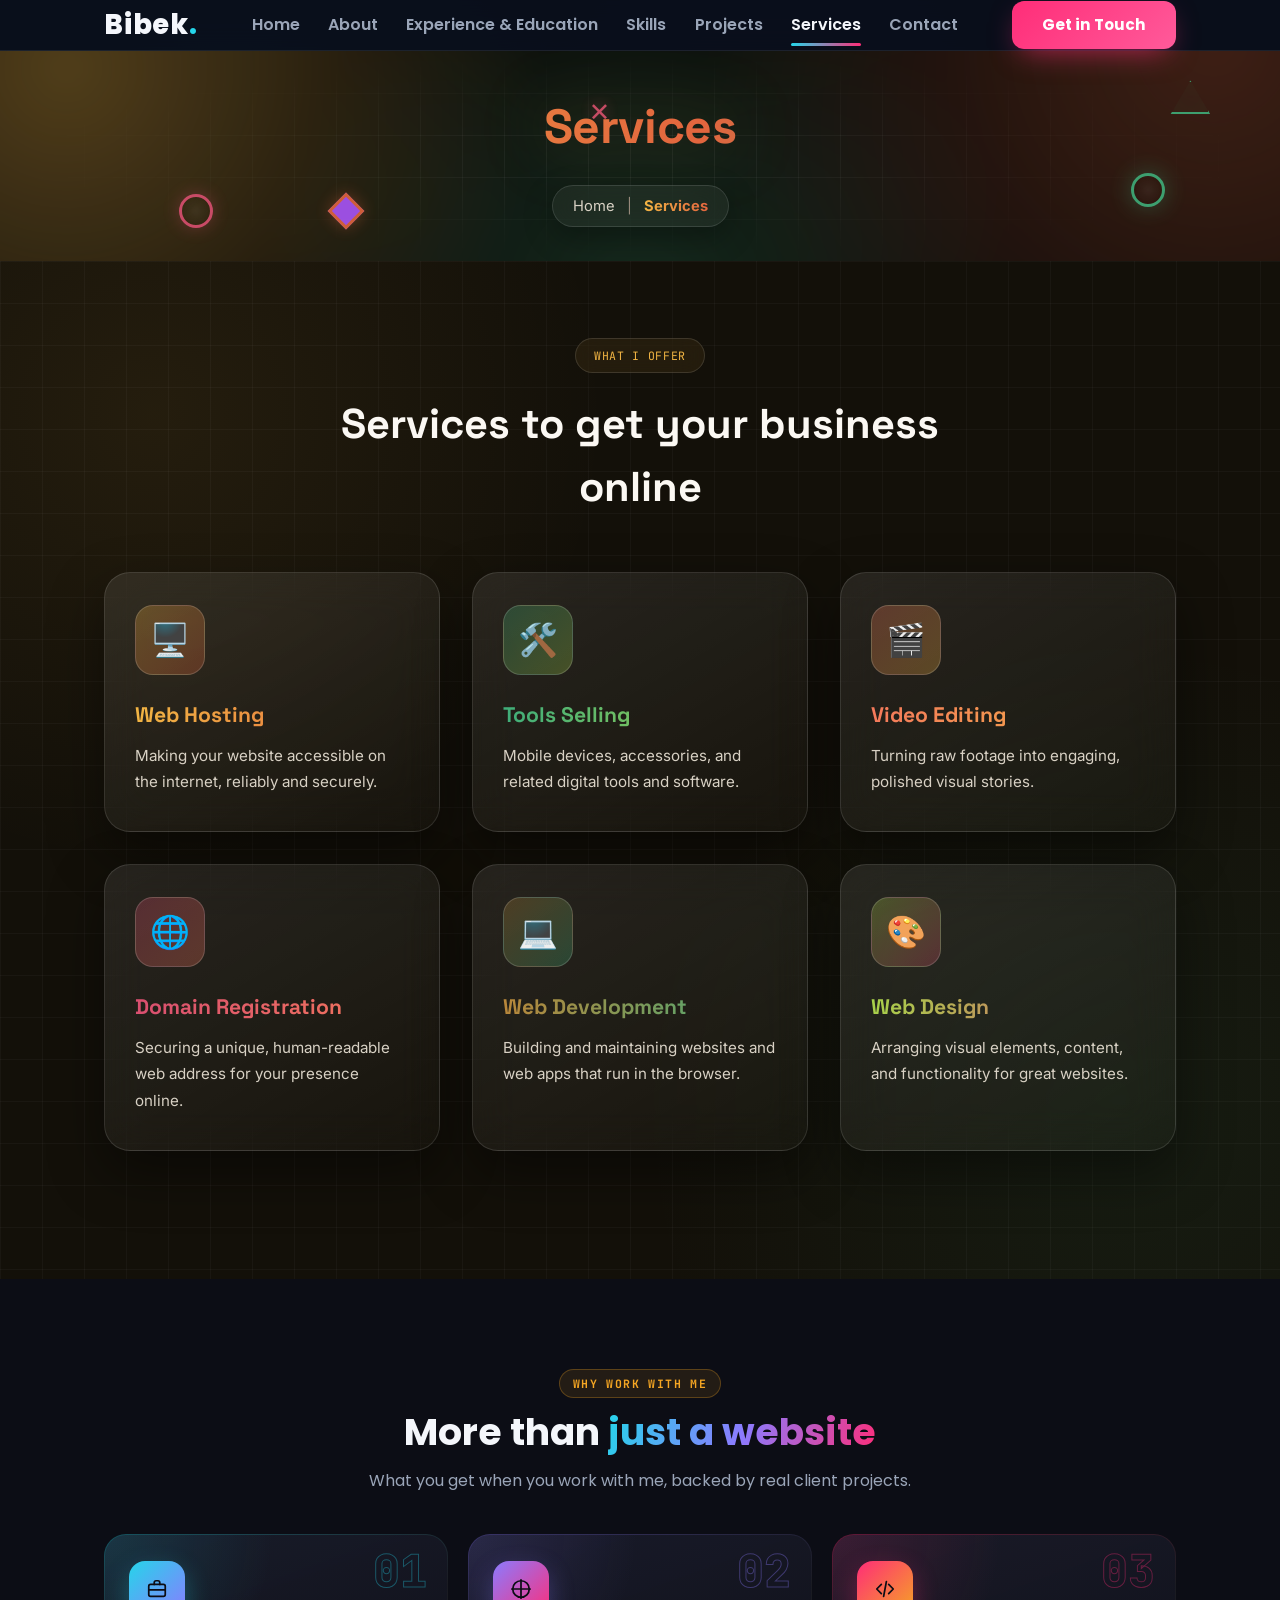
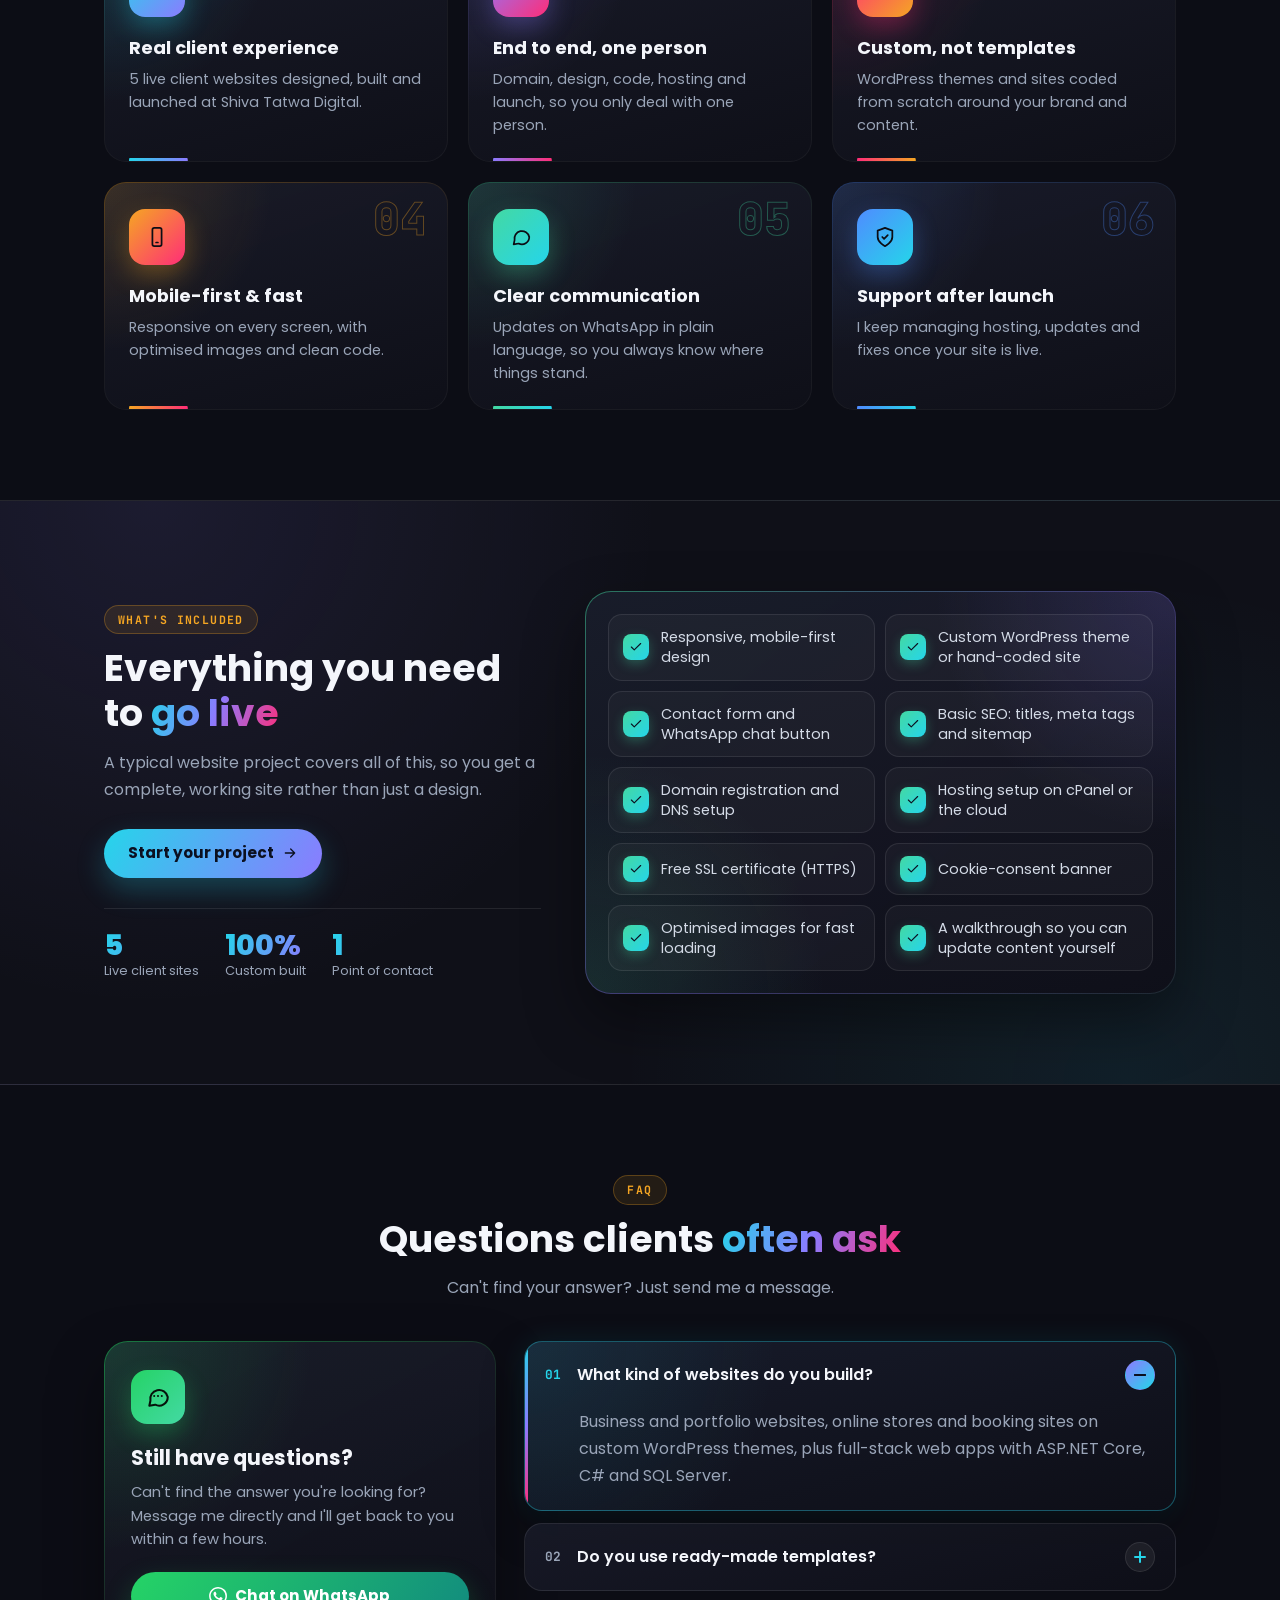
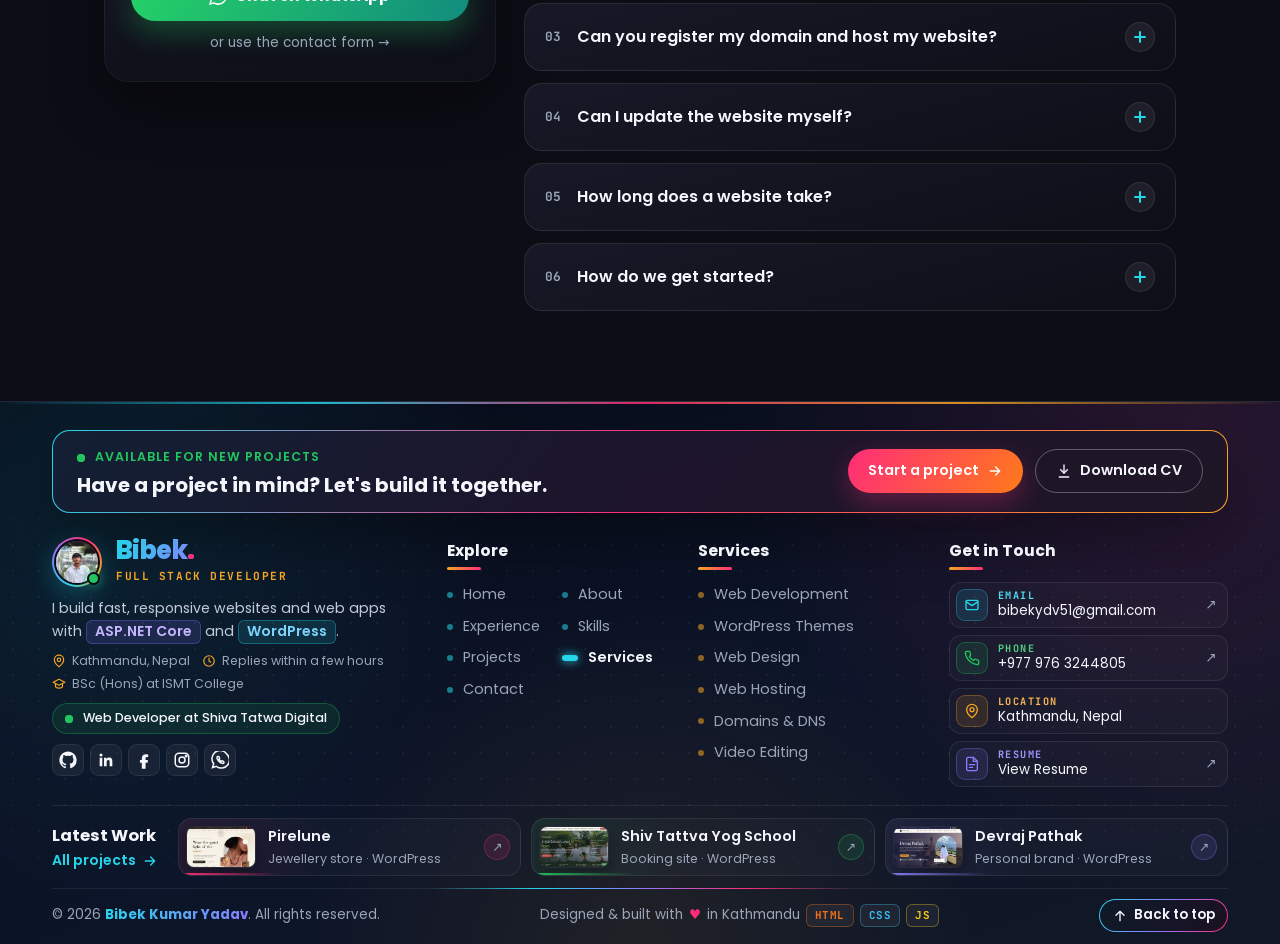
<file: services.html>
<!DOCTYPE html>
<html lang="en">
<head>
    <meta charset="utf-8" />
    <meta name="viewport" content="width=device-width, initial-scale=1.0" />
    <link rel="preconnect" href="https://fonts.googleapis.com" />
    <link rel="preconnect" href="https://fonts.gstatic.com" crossorigin />
    <link rel="preconnect" href="https://cdnjs.cloudflare.com" crossorigin />
    <title>Web Development Services in Nepal | Bibek Kumar Yadav</title>
    <meta name="description" content="Website design and development, custom WordPress themes, web hosting, domain registration and video editing in Kathmandu, Nepal. Message me on WhatsApp." />
    <meta name="keywords" content="Bibek Yadav ISMT, Bibek Kumar Yadav ISMT College, ISMT College student, web development services Nepal, website design Kathmandu, WordPress developer Nepal, web hosting Nepal, domain registration Nepal, freelance web developer Kathmandu, video editing" />
    <meta name="author" content="Bibek Kumar Yadav" />
    <meta name="robots" content="index, follow, max-image-preview:large, max-snippet:-1, max-video-preview:-1" />
    <meta name="theme-color" content="#0c0d15" />
    <link rel="canonical" href="https://bibek-yadav.com.np/services" />

    <!-- Open Graph (Facebook, LinkedIn, WhatsApp) -->
    <meta property="og:type" content="website" />
    <meta property="og:site_name" content="Bibek Kumar Yadav" />
    <meta property="og:locale" content="en_US" />
    <meta property="og:url" content="https://bibek-yadav.com.np/services" />
    <meta property="og:title" content="Web Development Services | Bibek Kumar Yadav" />
    <meta property="og:description" content="Website design and development, custom WordPress themes, web hosting, domain registration and video editing in Kathmandu, Nepal. Message me on WhatsApp." />
    <meta property="og:image" content="https://bibek-yadav.com.np/images/og-cover.jpg" />
    <meta property="og:image:type" content="image/jpeg" />
    <meta property="og:image:width" content="1200" />
    <meta property="og:image:height" content="630" />
    <meta property="og:image:alt" content="Bibek Kumar Yadav – Full Stack Developer, ASP.NET Core &amp; WordPress, Kathmandu" />

    <!-- Twitter / X -->
    <meta name="twitter:card" content="summary_large_image" />
    <meta name="twitter:title" content="Web Development Services | Bibek Kumar Yadav" />
    <meta name="twitter:description" content="Website design and development, custom WordPress themes, web hosting, domain registration and video editing in Kathmandu, Nepal. Message me on WhatsApp." />
    <meta name="twitter:image" content="https://bibek-yadav.com.np/images/og-cover.jpg" />
    <meta name="twitter:image:alt" content="Bibek Kumar Yadav, Full Stack Developer" />

    <script type="application/ld+json">
    {
      "@context": "https://schema.org",
      "@graph": [
        {
          "@type": "WebPage",
          "@id": "https://bibek-yadav.com.np/services#webpage",
          "url": "https://bibek-yadav.com.np/services",
          "name": "Web Development Services in Nepal | Bibek Kumar Yadav",
          "description": "Website design and development, custom WordPress themes, web hosting, domain registration and video editing in Kathmandu, Nepal. Message me on WhatsApp.",
          "inLanguage": "en",
          "isPartOf": {
            "@id": "https://bibek-yadav.com.np/#website"
          },
          "about": {
            "@id": "https://bibek-yadav.com.np/#person"
          },
          "primaryImageOfPage": "https://bibek-yadav.com.np/profile.jpg",
          "breadcrumb": {
            "@id": "https://bibek-yadav.com.np/services#breadcrumb"
          },
          "mainEntity": {
            "@id": "https://bibek-yadav.com.np/services#catalog"
          }
        },
        {
          "@type": "BreadcrumbList",
          "@id": "https://bibek-yadav.com.np/services#breadcrumb",
          "itemListElement": [
            {
              "@type": "ListItem",
              "position": 1,
              "name": "Home",
              "item": "https://bibek-yadav.com.np/"
            },
            {
              "@type": "ListItem",
              "position": 2,
              "name": "Services",
              "item": "https://bibek-yadav.com.np/services"
            }
          ]
        },
        {
          "@type": "FAQPage",
          "@id": "https://bibek-yadav.com.np/services#faq",
          "mainEntity": [
            {
              "@type": "Question",
              "name": "What kind of websites do you build?",
              "acceptedAnswer": {
                "@type": "Answer",
                "text": "Business and portfolio websites, online stores and booking sites on custom WordPress themes, plus full-stack web apps with ASP.NET Core, C# and SQL Server."
              }
            },
            {
              "@type": "Question",
              "name": "Do you use ready-made templates?",
              "acceptedAnswer": {
                "@type": "Answer",
                "text": "No. I build WordPress themes and sites from scratch, so the design, speed and features fit your business instead of a generic template."
              }
            },
            {
              "@type": "Question",
              "name": "Can you register my domain and host my website?",
              "acceptedAnswer": {
                "@type": "Answer",
                "text": "Yes. I can register your domain, set up DNS and SSL, and host your site on cPanel or a cloud platform, then keep managing it for you."
              }
            },
            {
              "@type": "Question",
              "name": "Can I update the website myself?",
              "acceptedAnswer": {
                "@type": "Answer",
                "text": "Yes. WordPress sites come with an easy dashboard, and I'll walk you through adding pages, posts, products and images."
              }
            },
            {
              "@type": "Question",
              "name": "How long does a website take?",
              "acceptedAnswer": {
                "@type": "Answer",
                "text": "It depends on the number of pages and features. After a quick chat about your project, I'll give you a clear timeline before we start."
              }
            },
            {
              "@type": "Question",
              "name": "How do we get started?",
              "acceptedAnswer": {
                "@type": "Answer",
                "text": "Send me a message on WhatsApp or through the contact form with a few details about your project, and I'll reply with the next steps."
              }
            }
          ]
        },
        {
          "@type": "OfferCatalog",
          "@id": "https://bibek-yadav.com.np/services#catalog",
          "name": "Web services by Bibek Kumar Yadav",
          "itemListElement": [
            {
              "@type": "Offer",
              "itemOffered": {
                "@type": "Service",
                "name": "Web Hosting",
                "description": "Making your website accessible on the internet, reliably and securely.",
                "provider": {
                  "@id": "https://bibek-yadav.com.np/#person"
                },
                "areaServed": {
                  "@type": "Country",
                  "name": "Nepal"
                }
              }
            },
            {
              "@type": "Offer",
              "itemOffered": {
                "@type": "Service",
                "name": "Tools Selling",
                "description": "Mobile devices, accessories, and related digital tools and software.",
                "provider": {
                  "@id": "https://bibek-yadav.com.np/#person"
                },
                "areaServed": {
                  "@type": "Country",
                  "name": "Nepal"
                }
              }
            },
            {
              "@type": "Offer",
              "itemOffered": {
                "@type": "Service",
                "name": "Video Editing",
                "description": "Turning raw footage into engaging, polished visual stories.",
                "provider": {
                  "@id": "https://bibek-yadav.com.np/#person"
                },
                "areaServed": {
                  "@type": "Country",
                  "name": "Nepal"
                }
              }
            },
            {
              "@type": "Offer",
              "itemOffered": {
                "@type": "Service",
                "name": "Domain Registration",
                "description": "Securing a unique, human-readable web address for your presence online.",
                "provider": {
                  "@id": "https://bibek-yadav.com.np/#person"
                },
                "areaServed": {
                  "@type": "Country",
                  "name": "Nepal"
                }
              }
            },
            {
              "@type": "Offer",
              "itemOffered": {
                "@type": "Service",
                "name": "Web Development",
                "description": "Building and maintaining websites and web apps that run in the browser.",
                "provider": {
                  "@id": "https://bibek-yadav.com.np/#person"
                },
                "areaServed": {
                  "@type": "Country",
                  "name": "Nepal"
                }
              }
            },
            {
              "@type": "Offer",
              "itemOffered": {
                "@type": "Service",
                "name": "Web Design",
                "description": "Arranging visual elements, content, and functionality for great websites.",
                "provider": {
                  "@id": "https://bibek-yadav.com.np/#person"
                },
                "areaServed": {
                  "@type": "Country",
                  "name": "Nepal"
                }
              }
            }
          ]
        }
      ]
    }
    </script>

    <link rel="icon" href="/favicon.ico" sizes="any" />
    <link rel="icon" type="image/png" sizes="48x48" href="/favicon-48.png" />
    <link rel="icon" type="image/png" sizes="96x96" href="/favicon-96.png" />
    <link rel="icon" type="image/png" sizes="192x192" href="/favicon-192.png" />
    <link rel="apple-touch-icon" sizes="180x180" href="/apple-touch-icon.png" />
    <link rel="manifest" href="/site.webmanifest" />
    <link href="https://fonts.googleapis.com/css2?family=Poppins:wght@400;500;600;700&display=swap" rel="stylesheet" />

    <link href="base.css" rel="stylesheet" />
    <link href="footer.css" rel="stylesheet" />
    <link href="nav.css" rel="stylesheet" />
    <link href="projects.css" rel="stylesheet" />
    <link href="services.css" rel="stylesheet" />
    <link href="site.css" rel="stylesheet" />
    <link href="sections.css" rel="stylesheet" />
</head>
<body>
    <div class="bg-glow"></div>

    <header class="site-header">
        <div class="topbar wrap">
            <a class="logo" href="index.html">Bibek<span class="dot">.</span></a>

            <nav id="tabs" class="tabs">
                <ul>
                    <li><a href="index.html">Home</a></li>
                    <li><a href="about.html">About</a></li>
                    <li><a href="education.html">Experience &amp; Education</a></li>
                    <li><a href="skills.html">Skills</a></li>
                    <li><a href="projects.html">Projects</a></li>
                    <li><a href="services.html" class="active" aria-current="page">Services</a></li>
                    <li><a href="contact.html">Contact</a></li>
                </ul>
            </nav>

            <div class="topbar-actions">
                <a class="topbar-cta" href="contact.html">Get in Touch</a>
                <button class="navtoggle" type="button" aria-label="Open menu" aria-controls="tabs" aria-expanded="false">&#9776;</button>
            </div>
        </div>
    </header>

    <main>
        <section class="services-hero">
            <span class="shape circle red"></span>
            <span class="shape diamond"></span>
            <span class="shape circle blue"></span>
            <span class="shape cross">✕</span>
            <span class="shape triangle"></span>
            <h1>Services</h1>
            <div class="breadcrumb">
                <a href="index.html">Home</a>
                <span class="separator">|</span>
                <span class="current">Services </span>
            </div>
        </section>

        <section id="services" class="page-hero page-hero--services" aria-labelledby="services-heading">
            <div class="wrap">
                <div class="section-head">
                    <span class="eyebrow">What I offer</span>
                    <h2 id="services-heading">Services to get your business online</h2>
                </div>

                <ul class="serv-grid" role="list">
                    <li class="serv-card">
                        <div class="ic" aria-hidden="true">🖥️</div>
                        <h3>Web Hosting</h3>
                        <p>Making your website accessible on the internet, reliably and securely.</p>
                    </li>
                    <li class="serv-card">
                        <div class="ic" aria-hidden="true">🛠️</div>
                        <h3>Tools Selling</h3>
                        <p>Mobile devices, accessories, and related digital tools and software.</p>
                    </li>
                    <li class="serv-card">
                        <div class="ic" aria-hidden="true">🎬</div>
                        <h3>Video Editing</h3>
                        <p>Turning raw footage into engaging, polished visual stories.</p>
                    </li>
                    <li class="serv-card">
                        <div class="ic" aria-hidden="true">🌐</div>
                        <h3>Domain Registration</h3>
                        <p>Securing a unique, human-readable web address for your presence online.</p>
                    </li>
                    <li class="serv-card">
                        <div class="ic" aria-hidden="true">💻</div>
                        <h3>Web Development</h3>
                        <p>Building and maintaining websites and web apps that run in the browser.</p>
                    </li>
                    <li class="serv-card">
                        <div class="ic" aria-hidden="true">🎨</div>
                        <h3>Web Design</h3>
                        <p>Arranging visual elements, content, and functionality for great websites.</p>
                    </li>
                </ul>
            </div>
        </section>

        <section class="px-section" aria-labelledby="px-why-title">
            <div class="wrap">
                <div class="px-head">
                    <span class="px-eyebrow">Why work with me</span>
                    <h2 id="px-why-title">More than <span class="px-grad">just a website</span></h2>
                    <p>What you get when you work with me, backed by real client projects.</p>
                </div>
                <div class="px-whys">
                    <div class="px-why px-why--cyan">
                        <span class="px-why-num" aria-hidden="true">01</span>
                        <span class="px-why-ic"><svg width="22" height="22" viewBox="0 0 24 24" fill="none" stroke="currentColor" stroke-width="1.9" stroke-linecap="round" stroke-linejoin="round" aria-hidden="true"><rect x="3" y="7" width="18" height="13" rx="2"/><path d="M9 7V5a2 2 0 0 1 2-2h2a2 2 0 0 1 2 2v2M3 13h18"/></svg></span>
                        <div>
                            <h3>Real client experience</h3>
                            <p>5 live client websites designed, built and launched at Shiva Tatwa Digital.</p>
                        </div>
                    </div>
                    <div class="px-why px-why--purple">
                        <span class="px-why-num" aria-hidden="true">02</span>
                        <span class="px-why-ic"><svg width="22" height="22" viewBox="0 0 24 24" fill="none" stroke="currentColor" stroke-width="1.9" stroke-linecap="round" stroke-linejoin="round" aria-hidden="true"><path d="M12 2v20M2 12h20"/><circle cx="12" cy="12" r="9"/></svg></span>
                        <div>
                            <h3>End to end, one person</h3>
                            <p>Domain, design, code, hosting and launch, so you only deal with one person.</p>
                        </div>
                    </div>
                    <div class="px-why px-why--pink">
                        <span class="px-why-num" aria-hidden="true">03</span>
                        <span class="px-why-ic"><svg width="22" height="22" viewBox="0 0 24 24" fill="none" stroke="currentColor" stroke-width="1.9" stroke-linecap="round" stroke-linejoin="round" aria-hidden="true"><path d="m8 7-5 5 5 5M16 7l5 5-5 5M13.5 4l-3 16"/></svg></span>
                        <div>
                            <h3>Custom, not templates</h3>
                            <p>WordPress themes and sites coded from scratch around your brand and content.</p>
                        </div>
                    </div>
                    <div class="px-why px-why--gold">
                        <span class="px-why-num" aria-hidden="true">04</span>
                        <span class="px-why-ic"><svg width="22" height="22" viewBox="0 0 24 24" fill="none" stroke="currentColor" stroke-width="1.9" stroke-linecap="round" stroke-linejoin="round" aria-hidden="true"><rect x="7" y="2" width="10" height="20" rx="2"/><path d="M11 18h2"/></svg></span>
                        <div>
                            <h3>Mobile-first &amp; fast</h3>
                            <p>Responsive on every screen, with optimised images and clean code.</p>
                        </div>
                    </div>
                    <div class="px-why px-why--green">
                        <span class="px-why-num" aria-hidden="true">05</span>
                        <span class="px-why-ic"><svg width="22" height="22" viewBox="0 0 24 24" fill="none" stroke="currentColor" stroke-width="1.9" stroke-linecap="round" stroke-linejoin="round" aria-hidden="true"><path d="M21 12a8 8 0 0 1-11.6 7.1L4 20l1-4.6A8 8 0 1 1 21 12Z"/></svg></span>
                        <div>
                            <h3>Clear communication</h3>
                            <p>Updates on WhatsApp in plain language, so you always know where things stand.</p>
                        </div>
                    </div>
                    <div class="px-why px-why--blue">
                        <span class="px-why-num" aria-hidden="true">06</span>
                        <span class="px-why-ic"><svg width="22" height="22" viewBox="0 0 24 24" fill="none" stroke="currentColor" stroke-width="1.9" stroke-linecap="round" stroke-linejoin="round" aria-hidden="true"><path d="M12 22s8-4 8-10V5l-8-3-8 3v7c0 6 8 10 8 10Z"/><path d="m9 12 2 2 4-4"/></svg></span>
                        <div>
                            <h3>Support after launch</h3>
                            <p>I keep managing hosting, updates and fixes once your site is live.</p>
                        </div>
                    </div>
                </div>
            </div>
        </section>

        <section class="px-section px-section--alt" aria-labelledby="px-inc-title">
            <div class="wrap px-split">
                <div>
                <div class="px-head px-head--left">
                    <span class="px-eyebrow">What&#39;s included</span>
                    <h2 id="px-inc-title">Everything you need to <span class="px-grad">go live</span></h2>
                    <p>A typical website project covers all of this, so you get a complete, working site rather than just a design.</p>
                </div>
                    <a class="px-btn px-btn--primary" href="contact.html">Start your project <svg width="16" height="16" viewBox="0 0 24 24" fill="none" stroke="currentColor" stroke-width="1.9" stroke-linecap="round" stroke-linejoin="round" aria-hidden="true"><path d="M5 12h14M13 6l6 6-6 6"/></svg></a>
                    <div class="px-mini-stats">
                        <div><strong>5</strong><span>Live client sites</span></div>
                        <div><strong>100%</strong><span>Custom built</span></div>
                        <div><strong>1</strong><span>Point of contact</span></div>
                    </div>
                </div>
                <div class="px-check-panel">
                <ul class="px-checklist">
                        <li><span class="px-tick"><svg width="14" height="14" viewBox="0 0 24 24" fill="none" stroke="currentColor" stroke-width="1.9" stroke-linecap="round" stroke-linejoin="round" aria-hidden="true"><path d="M20 6 9 17l-5-5"/></svg></span>Responsive, mobile-first design</li>
                        <li><span class="px-tick"><svg width="14" height="14" viewBox="0 0 24 24" fill="none" stroke="currentColor" stroke-width="1.9" stroke-linecap="round" stroke-linejoin="round" aria-hidden="true"><path d="M20 6 9 17l-5-5"/></svg></span>Custom WordPress theme or hand-coded site</li>
                        <li><span class="px-tick"><svg width="14" height="14" viewBox="0 0 24 24" fill="none" stroke="currentColor" stroke-width="1.9" stroke-linecap="round" stroke-linejoin="round" aria-hidden="true"><path d="M20 6 9 17l-5-5"/></svg></span>Contact form and WhatsApp chat button</li>
                        <li><span class="px-tick"><svg width="14" height="14" viewBox="0 0 24 24" fill="none" stroke="currentColor" stroke-width="1.9" stroke-linecap="round" stroke-linejoin="round" aria-hidden="true"><path d="M20 6 9 17l-5-5"/></svg></span>Basic SEO: titles, meta tags and sitemap</li>
                        <li><span class="px-tick"><svg width="14" height="14" viewBox="0 0 24 24" fill="none" stroke="currentColor" stroke-width="1.9" stroke-linecap="round" stroke-linejoin="round" aria-hidden="true"><path d="M20 6 9 17l-5-5"/></svg></span>Domain registration and DNS setup</li>
                        <li><span class="px-tick"><svg width="14" height="14" viewBox="0 0 24 24" fill="none" stroke="currentColor" stroke-width="1.9" stroke-linecap="round" stroke-linejoin="round" aria-hidden="true"><path d="M20 6 9 17l-5-5"/></svg></span>Hosting setup on cPanel or the cloud</li>
                        <li><span class="px-tick"><svg width="14" height="14" viewBox="0 0 24 24" fill="none" stroke="currentColor" stroke-width="1.9" stroke-linecap="round" stroke-linejoin="round" aria-hidden="true"><path d="M20 6 9 17l-5-5"/></svg></span>Free SSL certificate (HTTPS)</li>
                        <li><span class="px-tick"><svg width="14" height="14" viewBox="0 0 24 24" fill="none" stroke="currentColor" stroke-width="1.9" stroke-linecap="round" stroke-linejoin="round" aria-hidden="true"><path d="M20 6 9 17l-5-5"/></svg></span>Cookie-consent banner</li>
                        <li><span class="px-tick"><svg width="14" height="14" viewBox="0 0 24 24" fill="none" stroke="currentColor" stroke-width="1.9" stroke-linecap="round" stroke-linejoin="round" aria-hidden="true"><path d="M20 6 9 17l-5-5"/></svg></span>Optimised images for fast loading</li>
                        <li><span class="px-tick"><svg width="14" height="14" viewBox="0 0 24 24" fill="none" stroke="currentColor" stroke-width="1.9" stroke-linecap="round" stroke-linejoin="round" aria-hidden="true"><path d="M20 6 9 17l-5-5"/></svg></span>A walkthrough so you can update content yourself</li>
                </ul>
                </div>
            </div>
        </section>

        <section class="px-section" aria-labelledby="px-faq-title">
            <div class="wrap">
                <div class="px-head">
                    <span class="px-eyebrow">FAQ</span>
                    <h2 id="px-faq-title">Questions clients <span class="px-grad">often ask</span></h2>
                    <p>Can&#39;t find your answer? Just send me a message.</p>
                </div>
                <div class="px-faq-layout">
                <aside class="px-faq-side">
                    <span class="px-faq-side-ic"><svg width="26" height="26" viewBox="0 0 24 24" fill="none" stroke="currentColor" stroke-width="1.9" stroke-linecap="round" stroke-linejoin="round" aria-hidden="true"><path d="M21 12a8 8 0 0 1-11.6 7.1L4 20l1-4.6A8 8 0 1 1 21 12Z"/><path d="M8.5 11h.01M12 11h.01M15.5 11h.01"/></svg></span>
                    <h3>Still have questions?</h3>
                    <p>Can&#39;t find the answer you&#39;re looking for? Message me directly and I&#39;ll get back to you within a few hours.</p>
                    <a class="px-btn px-btn--wa" href="https://wa.me/9779763244805" target="_blank" rel="noopener"><svg width="18" height="18" viewBox="0 0 24 24" fill="currentColor" aria-hidden="true"><path d="M17.47 14.38c-.3-.15-1.76-.87-2.03-.97-.27-.1-.47-.15-.67.15-.2.3-.77.97-.94 1.16-.17.2-.35.22-.64.07-.3-.15-1.26-.46-2.39-1.48-.88-.79-1.48-1.76-1.65-2.06-.17-.3-.02-.46.13-.61.13-.13.3-.35.45-.52.15-.17.2-.3.3-.5.1-.2.05-.37-.03-.52-.07-.15-.67-1.61-.92-2.21-.24-.58-.49-.5-.67-.51h-.57c-.2 0-.52.07-.79.37-.27.3-1.04 1.02-1.04 2.48 0 1.46 1.07 2.88 1.21 3.07.15.2 2.1 3.2 5.08 4.49.71.31 1.26.49 1.69.63.71.23 1.36.2 1.87.12.57-.09 1.76-.72 2.01-1.41.25-.69.25-1.29.17-1.41-.07-.12-.27-.2-.57-.35M12.05 21.79a9.87 9.87 0 0 1-5.03-1.38l-.36-.21-3.74.98 1-3.65-.24-.37a9.86 9.86 0 0 1-1.51-5.26c0-5.45 4.44-9.88 9.89-9.88 2.64 0 5.12 1.03 6.99 2.9a9.83 9.83 0 0 1 2.89 6.99c0 5.45-4.43 9.88-9.88 9.88M20.52 3.45A11.82 11.82 0 0 0 12.05 0C5.46 0 .1 5.36.1 11.94c0 2.11.55 4.16 1.6 5.98L0 24l6.22-1.63a11.9 11.9 0 0 0 5.83 1.48c6.58 0 11.94-5.36 11.94-11.94 0-3.19-1.24-6.19-3.47-8.46"/></svg> Chat on WhatsApp</a>
                    <a class="px-faq-side-link" href="contact.html">or use the contact form &rarr;</a>
                </aside>
                <div class="px-faqs">
                    <details class="px-faq" open>
                        <summary><span class="px-faq-num">01</span><span class="px-faq-q">What kind of websites do you build?</span><span class="px-faq-icon" aria-hidden="true"></span></summary>
                        <div class="px-faq-body"><p>Business and portfolio websites, online stores and booking sites on custom WordPress themes, plus full-stack web apps with ASP.NET Core, C# and SQL Server.</p></div>
                    </details>
                    <details class="px-faq">
                        <summary><span class="px-faq-num">02</span><span class="px-faq-q">Do you use ready-made templates?</span><span class="px-faq-icon" aria-hidden="true"></span></summary>
                        <div class="px-faq-body"><p>No. I build WordPress themes and sites from scratch, so the design, speed and features fit your business instead of a generic template.</p></div>
                    </details>
                    <details class="px-faq">
                        <summary><span class="px-faq-num">03</span><span class="px-faq-q">Can you register my domain and host my website?</span><span class="px-faq-icon" aria-hidden="true"></span></summary>
                        <div class="px-faq-body"><p>Yes. I can register your domain, set up DNS and SSL, and host your site on cPanel or a cloud platform, then keep managing it for you.</p></div>
                    </details>
                    <details class="px-faq">
                        <summary><span class="px-faq-num">04</span><span class="px-faq-q">Can I update the website myself?</span><span class="px-faq-icon" aria-hidden="true"></span></summary>
                        <div class="px-faq-body"><p>Yes. WordPress sites come with an easy dashboard, and I&#39;ll walk you through adding pages, posts, products and images.</p></div>
                    </details>
                    <details class="px-faq">
                        <summary><span class="px-faq-num">05</span><span class="px-faq-q">How long does a website take?</span><span class="px-faq-icon" aria-hidden="true"></span></summary>
                        <div class="px-faq-body"><p>It depends on the number of pages and features. After a quick chat about your project, I&#39;ll give you a clear timeline before we start.</p></div>
                    </details>
                    <details class="px-faq">
                        <summary><span class="px-faq-num">06</span><span class="px-faq-q">How do we get started?</span><span class="px-faq-icon" aria-hidden="true"></span></summary>
                        <div class="px-faq-body"><p>Send me a message on WhatsApp or through the contact form with a few details about your project, and I&#39;ll reply with the next steps.</p></div>
                    </details>
                </div>
                </div>
            </div>
        </section>

    </main>

    <footer class="site-footer">
        <div class="wrap">

            <div class="ft-cta">
                <div class="ft-cta-text">
                    <span class="ft-eyebrow"><span class="ft-pulse" aria-hidden="true"></span> Available for new projects</span>
                    <h2>Have a project in mind? Let&#39;s build it together.</h2>
                </div>
                <div class="ft-cta-actions">
                    <a class="ft-btn ft-btn--primary" href="contact.html">Start a project <svg width="16" height="16" viewBox="0 0 24 24" aria-hidden="true" fill="none" stroke="currentColor" stroke-width="2" stroke-linecap="round" stroke-linejoin="round"><path d="M5 12h14M13 6l6 6-6 6"/></svg></a>
                    <a class="ft-btn ft-btn--ghost" href="Bibek_Kumar_Yadav_CV.pdf" download="Bibek_Kumar_Yadav_CV.pdf"><svg width="16" height="16" viewBox="0 0 24 24" aria-hidden="true" fill="none" stroke="currentColor" stroke-width="2" stroke-linecap="round" stroke-linejoin="round"><path d="M12 3v12"/><path d="m7 10 5 5 5-5"/><path d="M5 21h14"/></svg> Download CV</a>
                </div>
            </div>

            <div class="ft-grid">
                <div class="ft-brand">
                    <div class="ft-id">
                        <a class="ft-avatar" href="about.html">
                            <img src="images/avatar-footer.webp" alt="Bibek Kumar Yadav, Full Stack Developer" width="56" height="56" loading="lazy" decoding="async" />
                            <span class="ft-online" aria-hidden="true"></span>
                        </a>
                        <div>
                            <a class="ft-logo" href="index.html">Bibek<span>.</span></a>
                            <span class="ft-role">Full Stack Developer</span>
                        </div>
                    </div>
                    <p class="ft-tagline">I build fast, responsive websites and web apps with <span class="ft-hl ft-hl--net">ASP.NET Core</span> and <span class="ft-hl ft-hl--wp">WordPress</span>.</p>
                    <ul class="ft-meta">
                        <li><svg width="14" height="14" viewBox="0 0 24 24" fill="none" stroke="currentColor" stroke-width="2" stroke-linecap="round" stroke-linejoin="round" aria-hidden="true"><path d="M20 10c0 6-8 12-8 12S4 16 4 10a8 8 0 0 1 16 0Z"/><circle cx="12" cy="10" r="3"/></svg> Kathmandu, Nepal</li>
                        <li><svg width="14" height="14" viewBox="0 0 24 24" fill="none" stroke="currentColor" stroke-width="2" stroke-linecap="round" stroke-linejoin="round" aria-hidden="true"><circle cx="12" cy="12" r="9"/><path d="M12 7v5l3 2"/></svg> Replies within a few hours</li>
                        <li><svg width="14" height="14" viewBox="0 0 24 24" fill="none" stroke="currentColor" stroke-width="2" stroke-linecap="round" stroke-linejoin="round" aria-hidden="true"><path d="m2 9 10-5 10 5-10 5Z"/><path d="M6 11v5c0 1.5 2.7 3 6 3s6-1.5 6-3v-5"/></svg> BSc (Hons) at ISMT College</li>
                    </ul>
                    <span class="ft-status"><span class="ft-pulse" aria-hidden="true"></span> Web Developer at Shiva Tatwa Digital</span>
                    <div class="ft-social">
                        <a href="https://github.com/bibekydv285-source" target="_blank" rel="noopener" aria-label="GitHub"><svg width="18" height="18" viewBox="0 0 24 24" aria-hidden="true" fill="currentColor"><path d="M12 .5C5.73.5.5 5.74.5 12.02c0 5.1 3.29 9.42 7.86 10.95.57.1.78-.25.78-.55v-2.16c-3.2.7-3.87-1.34-3.87-1.34-.53-1.33-1.28-1.69-1.28-1.69-1.05-.7.08-.69.08-.69 1.16.08 1.77 1.18 1.77 1.18 1.03 1.75 2.71 1.25 3.37.96.1-.74.4-1.25.73-1.54-2.55-.29-5.23-1.27-5.23-5.65 0-1.25.45-2.27 1.18-3.07-.12-.29-.51-1.45.11-3.02 0 0 .96-.31 3.15 1.17a10.9 10.9 0 0 1 5.74 0c2.19-1.48 3.15-1.17 3.15-1.17.62 1.57.23 2.73.11 3.02.74.8 1.18 1.82 1.18 3.07 0 4.39-2.69 5.36-5.25 5.64.41.36.78 1.07.78 2.15v3.19c0 .31.21.66.79.55A11.53 11.53 0 0 0 23.5 12c0-6.27-5.23-11.5-11.5-11.5Z"/></svg></a>
                        <a href="https://www.linkedin.com/in/bibek-yadav-060ba03b2" target="_blank" rel="noopener" aria-label="LinkedIn"><svg width="18" height="18" viewBox="0 0 24 24" aria-hidden="true" fill="currentColor"><path d="M20.45 20.45h-3.55v-5.57c0-1.33-.03-3.04-1.85-3.04-1.86 0-2.15 1.45-2.15 2.94v5.67H9.35V9h3.41v1.56h.05c.48-.9 1.63-1.85 3.36-1.85 3.6 0 4.27 2.37 4.27 5.45v6.29ZM5.34 7.43a2.06 2.06 0 1 1 0-4.12 2.06 2.06 0 0 1 0 4.12ZM7.12 20.45H3.56V9h3.56v11.45Z"/></svg></a>
                        <a href="https://www.facebook.com/share/1EcL4pWUiV/" target="_blank" rel="noopener" aria-label="Facebook"><svg width="18" height="18" viewBox="0 0 24 24" aria-hidden="true" fill="currentColor"><path d="M9.1 23.7v-8H6.6V12h2.5v-1.6c0-4.1 1.8-6 5.9-6 .4 0 1 0 1.5.1.4 0 .8.1 1.1.2V8l-.7-.1h-.8c-.3 0-.6 0-.8.1-.3.1-.6.2-.8.5-.2.2-.4.6-.4.8V12h3.3l-.4 1.8-.2 1.9h-2.7v8"/></svg></a>
                        <a href="https://www.instagram.com/yadubanshi.bibek" target="_blank" rel="noopener" aria-label="Instagram"><svg width="18" height="18" viewBox="0 0 24 24" aria-hidden="true" fill="none" stroke="currentColor" stroke-width="2"><rect x="3" y="3" width="18" height="18" rx="5"/><circle cx="12" cy="12" r="4"/><circle cx="17.5" cy="6.5" r="1" fill="currentColor"/></svg></a>
                        <a href="https://wa.me/9779763244805" target="_blank" rel="noopener" aria-label="WhatsApp"><svg width="18" height="18" viewBox="0 0 24 24" aria-hidden="true" fill="none" stroke="currentColor" stroke-width="2"><path d="M20.5 3.5A10.5 10.5 0 0 0 3.6 16.9L2 22l5.2-1.6A10.5 10.5 0 1 0 20.5 3.5Z"/><path d="M8.2 8a1 1 0 0 1 1-.6h.7a1 1 0 0 1 .9.6l.6 1.4a1 1 0 0 1-.2 1.1l-.5.5a6 6 0 0 0 2.9 2.9l.5-.5a1 1 0 0 1 1.1-.2l1.4.6a1 1 0 0 1 .6.9v.7a1 1 0 0 1-.6 1c-2.9 1.2-7.2-3.1-8.4-6-.3-.9-.4-1.5-.2-1.9Z"/></svg></a>
                    </div>
                </div>

                <nav class="ft-col" aria-label="Footer">
                    <h3>Explore</h3>
                    <ul>
                        <li><a href="index.html">Home</a></li>
                        <li><a href="about.html">About</a></li>
                        <li><a href="education.html">Experience</a></li>
                        <li><a href="skills.html">Skills</a></li>
                        <li><a href="projects.html">Projects</a></li>
                        <li><a href="services.html" aria-current="page">Services</a></li>
                        <li><a href="contact.html">Contact</a></li>
                    </ul>
                </nav>

                <div class="ft-col">
                    <h3>Services</h3>
                    <ul>
                        <li><a href="services.html">Web Development</a></li>
                        <li><a href="services.html">WordPress Themes</a></li>
                        <li><a href="services.html">Web Design</a></li>
                        <li><a href="services.html">Web Hosting</a></li>
                        <li><a href="services.html">Domains &amp; DNS</a></li>
                        <li><a href="services.html">Video Editing</a></li>
                    </ul>
                </div>

                <div class="ft-col ft-contact">
                    <h3>Get in Touch</h3>
                    <ul>
                        <li class="ft-ci ft-ci--cyan"><a href="mailto:bibekydv51@gmail.com"><span class="ft-ic"><svg width="16" height="16" viewBox="0 0 24 24" aria-hidden="true" fill="none" stroke="currentColor" stroke-width="2" stroke-linecap="round" stroke-linejoin="round"><rect x="3" y="5" width="18" height="14" rx="2"/><path d="m3 7 9 6 9-6"/></svg></span><span class="ft-ct"><span class="ft-ct-label">Email</span><span class="ft-ct-value">bibekydv51@gmail.com</span></span><span class="ft-ct-go" aria-hidden="true">&#8599;</span></a></li>
                        <li class="ft-ci ft-ci--green"><a href="tel:+9779763244805"><span class="ft-ic"><svg width="16" height="16" viewBox="0 0 24 24" aria-hidden="true" fill="none" stroke="currentColor" stroke-width="2" stroke-linecap="round" stroke-linejoin="round"><path d="M22 16.9v3a2 2 0 0 1-2.2 2 19.8 19.8 0 0 1-8.6-3.1 19.5 19.5 0 0 1-6-6A19.8 19.8 0 0 1 2.1 4.2 2 2 0 0 1 4.1 2h3a2 2 0 0 1 2 1.7c.1.9.4 1.8.7 2.7a2 2 0 0 1-.5 2.1L8 9.8a16 16 0 0 0 6 6l1.3-1.3a2 2 0 0 1 2.1-.4c.9.3 1.8.6 2.7.7a2 2 0 0 1 1.7 2Z"/></svg></span><span class="ft-ct"><span class="ft-ct-label">Phone</span><span class="ft-ct-value">+977 976 3244805</span></span><span class="ft-ct-go" aria-hidden="true">&#8599;</span></a></li>
                        <li class="ft-ci ft-ci--gold"><div class="ft-ci-static"><span class="ft-ic"><svg width="16" height="16" viewBox="0 0 24 24" aria-hidden="true" fill="none" stroke="currentColor" stroke-width="2" stroke-linecap="round" stroke-linejoin="round"><path d="M20 10c0 6-8 12-8 12S4 16 4 10a8 8 0 0 1 16 0Z"/><circle cx="12" cy="10" r="3"/></svg></span><span class="ft-ct"><span class="ft-ct-label">Location</span><span class="ft-ct-value">Kathmandu, Nepal</span></span></div></li>
                        <li class="ft-ci ft-ci--purple"><a href="Bibek_Kumar_Yadav_Resume.pdf" target="_blank" rel="noopener"><span class="ft-ic"><svg width="16" height="16" viewBox="0 0 24 24" aria-hidden="true" fill="none" stroke="currentColor" stroke-width="2" stroke-linecap="round" stroke-linejoin="round"><path d="M14 2H6a2 2 0 0 0-2 2v16a2 2 0 0 0 2 2h12a2 2 0 0 0 2-2V8Z"/><path d="M14 2v6h6"/><path d="M8 13h8M8 17h5"/></svg></span><span class="ft-ct"><span class="ft-ct-label">Resume</span><span class="ft-ct-value">View Resume</span></span><span class="ft-ct-go" aria-hidden="true">&#8599;</span></a></li>
                    </ul>
                </div>
            </div>

            <div class="ft-work-row">
                <div class="ft-work-head">
                    <h3>Latest Work</h3>
                    <a class="ft-more" href="projects.html">All projects <svg width="16" height="16" viewBox="0 0 24 24" aria-hidden="true" fill="none" stroke="currentColor" stroke-width="2" stroke-linecap="round" stroke-linejoin="round"><path d="M5 12h14M13 6l6 6-6 6"/></svg></a>
                </div>
                <ul class="ft-work">
                    <li class="ft-work-item ft-work-item--pink"><a href="https://pirelune.com/" target="_blank" rel="noopener"><span class="ft-work-thumb"><img src="images/projects/pirelune.webp" alt="" width="96" height="54" loading="lazy" decoding="async" /></span><span class="ft-work-info"><strong>Pirelune</strong><span>Jewellery store · WordPress</span></span><span class="ft-work-go" aria-hidden="true">&#8599;</span></a></li>
                    <li class="ft-work-item ft-work-item--green"><a href="https://shivtattvayogschool.com/" target="_blank" rel="noopener"><span class="ft-work-thumb"><img src="images/projects/shiv-tattva-yog-school.webp" alt="" width="96" height="54" loading="lazy" decoding="async" /></span><span class="ft-work-info"><strong>Shiv Tattva Yog School</strong><span>Booking site · WordPress</span></span><span class="ft-work-go" aria-hidden="true">&#8599;</span></a></li>
                    <li class="ft-work-item ft-work-item--purple"><a href="https://devrajpathak.com/" target="_blank" rel="noopener"><span class="ft-work-thumb"><img src="images/projects/devraj-pathak.webp" alt="" width="96" height="54" loading="lazy" decoding="async" /></span><span class="ft-work-info"><strong>Devraj Pathak</strong><span>Personal brand · WordPress</span></span><span class="ft-work-go" aria-hidden="true">&#8599;</span></a></li>
                </ul>
            </div>

            <div class="ft-bottom">
                <p>&copy; <span id="year">2026</span> <strong>Bibek Kumar Yadav</strong>. All rights reserved.</p>
                <p class="ft-made">Designed &amp; built with <span class="ft-heart" aria-label="love">&#9829;</span> in Kathmandu <span class="ft-tech">HTML</span><span class="ft-tech">CSS</span><span class="ft-tech">JS</span></p>
                <a class="ft-top" href="#" aria-label="Back to top"><svg width="16" height="16" viewBox="0 0 24 24" aria-hidden="true" fill="none" stroke="currentColor" stroke-width="2" stroke-linecap="round" stroke-linejoin="round"><path d="M12 19V5M6 11l6-6 6 6"/></svg><span>Back to top</span></a>
            </div>

        </div>
    </footer>

    <script>
        // FAQ: only one answer open at a time, with a smooth slide
        (function () {
            var items = document.querySelectorAll('.px-faq');
            var reduce = window.matchMedia('(prefers-reduced-motion: reduce)').matches;
            function animate(el, from, to, done) {
                var finished = false;
                function finish() { if (!finished) { finished = true; done && done(); } }
                if (reduce || !el.animate) { finish(); return; }
                var a = el.animate([{ height: from + 'px', opacity: from ? 1 : 0 }, { height: to + 'px', opacity: to ? 1 : 0 }],
                                   { duration: 280, easing: 'ease' });
                a.onfinish = finish;
                setTimeout(finish, 320); // fallback if the animation never reports finishing
            }
            function close(d) {
                var body = d.querySelector('.px-faq-body');
                animate(body, body.offsetHeight, 0, function () {
                    if (!d.classList.contains('is-open')) d.open = false; // skip if re-opened meanwhile
                });
                d.classList.remove('is-open');
            }
            items.forEach(function (d) {
                if (d.open) d.classList.add('is-open');
                d.querySelector('summary').addEventListener('click', function (e) {
                    e.preventDefault();
                    // track state with the class: <details open> lags behind while closing
                    if (d.classList.contains('is-open')) { close(d); return; }
                    items.forEach(function (o) { if (o !== d && o.classList.contains('is-open')) close(o); });
                    var wasOpen = d.open;
                    d.open = true;
                    d.classList.add('is-open');
                    if (!wasOpen) {
                        var body = d.querySelector('.px-faq-body');
                        animate(body, 0, body.offsetHeight);
                    }
                });
            });
        })();
    </script>
    <script>document.getElementById('year').textContent = new Date().getFullYear();</script>
    <script src="nav.js" defer></script>
</body>
</html>
</file>
<file: base.css>
/* base.css — resets, tokens, typography shared across the whole site */

:root {
    --bg: #0a0f1c;
    --bg-soft: #0e1526;
    --cyan: #25d5ea;
    --cyan-dim: #1b8b9c;
    --pink: #ff2d78;
    --white: #f4f6fb;
    --muted: #9aa5b8;
    --line: rgba(255,255,255,0.08);
    --radius: 10px;
    --max: 1200px;
}

*, *::before, *::after {
    box-sizing: border-box;
}

html {
    scroll-behavior: smooth;
}

body {
    margin: 0;
    background: var(--bg);
    color: var(--white);
    font-family: 'Poppins','Segoe UI',system-ui,sans-serif;
    line-height: 1.5;
    overflow-x: hidden;
}

a {
    text-decoration: none;
    color: inherit;
}

ul {
    list-style: none;
    margin: 0;
    padding: 0;
}

img {
    max-width: 100%;
    display: block;
}

button {
    font-family: inherit;
    cursor: pointer;
}

.wrap {
    max-width: var(--max);
    margin: 0 auto;
    padding: 0 40px;
}

h1, h2, h3 {
    margin: 0;
    font-weight: 700;
}

p {
    margin: 0;
    color: var(--muted);
}

/* fixed background glow used on every page */
.bg-glow {
    position: fixed;
    inset: 0;
    pointer-events: none;
    z-index: 0;
    background: radial-gradient(circle at 18% 30%, rgba(37,213,234,0.16), transparent 34%), radial-gradient(circle at 85% 75%, rgba(255,45,120,0.08), transparent 32%), radial-gradient(circle at 60% 18%, rgba(139,92,246,0.08), transparent 28%);
    opacity: 0.85;
}

main {
    position: relative;
    z-index: 1;
    display: block;
}

/* generic buttons reused across pages */
.btn {
    display: inline-block;
    padding: 15px 32px;
    border-radius: 8px;
    font-weight: 600;
    font-size: 0.95rem;
    border: 1px solid transparent;
    transition: all .25s ease;
}

.btn-fill {
    background: var(--cyan-dim);
    color: #fff;
}

    .btn-fill:hover {
        background: var(--cyan);
        color: var(--bg);
        transform: translateY(-2px);
    }

.btn-outline {
    background: transparent;
    border-color: rgba(37,213,234,0.5);
    color: var(--white);
}

    .btn-outline:hover {
        border-color: var(--cyan);
        color: var(--cyan);
        transform: translateY(-2px);
    }

@media (max-width:980px) {
    .wrap {
        padding: 0 20px;
    }
}
</file>
<file: contact.css>
/* ================================================================
   CONTACT PAGE — PREMIUM GLASSMORPHISM
   For the ASP.NET MVC Contact view supplied with this stylesheet.
   ================================================================ */

:root {
    --contact-bg: #071224;
    --contact-bg-deep: #0d1d39;
    --contact-surface: rgba(255, 255, 255, 0.075);
    --contact-surface-hover: rgba(255, 255, 255, 0.12);
    --contact-border: rgba(255, 255, 255, 0.14);
    --contact-text: #f7faff;
    --contact-muted: #bfcae1;
    --contact-primary: #54a2ff;
    --contact-secondary: #9468ff;
    --contact-cyan: #4ee2e8;
    --contact-radius: 22px;
    --contact-shadow: 0 20px 55px rgba(1, 7, 20, 0.34);
    --contact-ease: 280ms cubic-bezier(.2, .8, .2, 1);




}

/* Page background and floating light. The existing inline background is
   deliberately overridden so the section always has the full treatment. */
#contact.page-hero {
    isolation: isolate;
    position: relative;
    overflow: hidden;
    padding: 48px 0 96px !important;
    color: var(--contact-text);
    background: radial-gradient(circle at 10% 8%, rgba(84, 162, 255, .21), transparent 28rem), radial-gradient(circle at 92% 88%, rgba(148, 104, 255, .2), transparent 30rem), linear-gradient(130deg, var(--contact-bg), var(--contact-bg-deep)) !important;
}

#contact::before,
#contact::after {
    content: "";
    position: absolute;
    z-index: -1;
    width: 26rem;
    aspect-ratio: 1;
    border-radius: 50%;
    pointer-events: none;
    filter: blur(28px);
    opacity: .55;
    animation: contact-float 13s ease-in-out infinite;
}

#contact::before {
    top: 9rem;
    left: -13rem;
    background: rgba(48, 160, 255, .36);
}

#contact::after {
    right: -12rem;
    bottom: -4rem;
    background: rgba(147, 85, 255, .3);
    animation-delay: -6s;
}

#contact .wrap {
    position: relative;
    z-index: 1;
    width: min(1160px, calc(100% - 40px));
    margin-inline: auto;
}

/* Hero heading */
#contact .section-head {
    max-width: 780px;
    margin: 0 auto 44px;
    text-align: center;
}

#contact .eyebrow {
    display: inline-flex;
    align-items: center;
    gap: .5rem;
    padding: .55rem 1rem;
    border: 1px solid rgba(117, 183, 255, .38);
    border-radius: 999px;
    color: #a8d2ff;
    background: rgba(69, 148, 255, .1);
    box-shadow: inset 0 1px rgba(255, 255, 255, .1);
    font-size: .73rem;
    font-weight: 800;
    letter-spacing: .15em;
    text-transform: uppercase;
}

#contact .section-head h2 {
    margin: 18px 0 14px;
    color: var(--contact-text);
    font-size: clamp(2.25rem, 5vw, 4.15rem);
    line-height: 1.06;
    letter-spacing: -.055em;
    background: linear-gradient(100deg, #fff 12%, #bfe0ff 48%, #d6c9ff 88%);
    -webkit-background-clip: text;
    background-clip: text;
    -webkit-text-fill-color: transparent;
}

#contact .section-head p {
    margin-inline: auto;
    color: var(--contact-muted) !important;
    font-size: 1.02rem;
    line-height: 1.8;
}

/* Two-column contact area */
#contact .contact-grid {
    display: grid;
    grid-template-columns: minmax(0, .9fr) minmax(0, 1.1fr);
    align-items: start;
    gap: clamp(28px, 4vw, 54px);
}

#contact .contact-list {
    display: grid;
    gap: 15px;
}

/* Information cards (Email / LinkedIn / GitHub / WhatsApp) */
#contact .contact-item {
    position: relative;
    display: flex;
    align-items: center;
    gap: 16px;
    width: 100%;
    min-width: 0;
    box-sizing: border-box;
    padding: 18px;
    overflow: hidden;
    border: 1px solid var(--contact-border);
    border-radius: var(--contact-radius);
    color: var(--contact-text);
    text-decoration: none;
    background: var(--contact-surface);
    box-shadow: var(--contact-shadow), inset 0 1px rgba(255, 255, 255, .08);
    backdrop-filter: blur(18px);
    -webkit-backdrop-filter: blur(18px);
    transition: transform var(--contact-ease), border-color var(--contact-ease), box-shadow var(--contact-ease), background var(--contact-ease);
}

    #contact .contact-item::before {
        content: "";
        position: absolute;
        inset: 0 auto 0 0;
        width: 4px;
        background: linear-gradient(180deg, var(--contact-cyan), var(--contact-secondary));
        transition: width var(--contact-ease), opacity var(--contact-ease);
    }

    #contact .contact-item:hover {
        transform: translateY(-5px) scale(1.012);
        border-color: rgba(125, 189, 255, .55);
        background: var(--contact-surface-hover);
        box-shadow: 0 23px 52px rgba(10, 81, 182, .25), inset 0 1px rgba(255, 255, 255, .13);
    }

        #contact .contact-item:hover::before {
            width: 100%;
            opacity: .1;
        }

/* Icon badge — authentic app-style glyph in a rounded tile */
#contact .ic {
    position: relative;
    z-index: 1;
    display: grid;
    flex: 0 0 58px;
    width: 58px;
    aspect-ratio: 1;
    place-items: center;
    border: 1px solid rgba(255, 255, 255, .16);
    border-radius: 17px;
    background: linear-gradient(135deg, rgba(84, 162, 255, .9), rgba(148, 104, 255, .92));
    box-shadow: 0 9px 22px rgba(72, 113, 226, .27);
    transition: transform var(--contact-ease), background var(--contact-ease), box-shadow var(--contact-ease);
}

    #contact .ic svg {
        width: 26px;
        height: 26px;
        transition: transform var(--contact-ease);
    }

#contact .contact-item:hover .ic {
    transform: rotate(-6deg) scale(1.08);
}

#contact .contact-item > span:nth-child(2) {
    position: relative;
    z-index: 1;
    min-width: 0;
}

#contact .k {
    color: #fff;
    font-size: 1rem;
    font-weight: 750;
}

#contact .v {
    color: var(--contact-muted);
    font-size: .89rem;
    overflow-wrap: anywhere;
}

#contact .go {
    position: relative;
    z-index: 1;
    margin-left: auto;
    color: #a8d2ff;
    font-size: .9rem;
    font-weight: 750;
    white-space: nowrap;
    transition: transform var(--contact-ease), color var(--contact-ease);
}

#contact .contact-item:hover .go {
    color: #fff;
    transform: translateX(5px);
}

/* -----------------------------------------------------------------
   PLATFORM BRAND TREATMENTS
   Each card gets its own accent stripe, glow, border and icon-tile
   fill using the platform's official brand color. Hover state only —
   the resting state stays on the neutral glass look above so the row
   reads as one consistent set until the user engages with it.
------------------------------------------------------------------ */

/* Email — Gmail red */
#contact .contact-item.email::before {
    background: linear-gradient(180deg, #ff8a80, #ea4335);
}

#contact .contact-item.email .ic {
    background: linear-gradient(135deg, #ea4335, #c5221f);
}

#contact .contact-item.email:hover {
    border-color: rgba(234, 67, 53, .6);
    background: rgba(234, 67, 53, .12);
    box-shadow: 0 23px 52px rgba(234, 67, 53, .28), inset 0 1px rgba(255, 255, 255, .13);
}

    #contact .contact-item.email:hover .ic {
        background: linear-gradient(135deg, #ff6f61, #ea4335);
        box-shadow: 0 0 0 6px rgba(234, 67, 53, .16), 0 12px 26px rgba(234, 67, 53, .4);
    }

/* LinkedIn — official blue */
#contact .contact-item.linkedin::before {
    background: linear-gradient(180deg, #5aa5ff, #0a66c2);
}

#contact .contact-item.linkedin .ic {
    background: linear-gradient(135deg, #0a66c2, #004182);
}

#contact .contact-item.linkedin:hover {
    border-color: rgba(10, 102, 194, .6);
    background: rgba(10, 102, 194, .14);
    box-shadow: 0 23px 52px rgba(10, 102, 194, .3), inset 0 1px rgba(255, 255, 255, .13);
}

    #contact .contact-item.linkedin:hover .ic {
        background: linear-gradient(135deg, #1a86e5, #0a66c2);
        box-shadow: 0 0 0 6px rgba(10, 102, 194, .18), 0 12px 26px rgba(10, 102, 194, .42);
    }

/* GitHub — dark / monochrome, lifted with a soft silver halo so it still
   reads clearly against the dark page background */
#contact .contact-item.github::before {
    background: linear-gradient(180deg, #c9d1d9, #6e7681);
}

#contact .contact-item.github .ic {
    background: linear-gradient(135deg, #2d333b, #0d1117);
    border-color: rgba(255, 255, 255, .22);
}

#contact .contact-item.github:hover {
    border-color: rgba(230, 237, 243, .45);
    background: rgba(230, 237, 243, .08);
    box-shadow: 0 23px 52px rgba(0, 0, 0, .45), inset 0 1px rgba(255, 255, 255, .16);
}

    #contact .contact-item.github:hover .ic {
        background: linear-gradient(135deg, #3d4450, #0d1117);
        box-shadow: 0 0 0 6px rgba(230, 237, 243, .14), 0 12px 26px rgba(0, 0, 0, .5);
    }

/* WhatsApp — official green */
#contact .contact-item.whatsapp::before {
    background: linear-gradient(180deg, #6fe08c, #25d366);
}

#contact .contact-item.whatsapp .ic {
    background: linear-gradient(135deg, #25d366, #128c7e);
}

#contact .contact-item.whatsapp:hover {
    border-color: rgba(37, 211, 102, .6);
    background: rgba(37, 211, 102, .13);
    box-shadow: 0 23px 52px rgba(37, 211, 102, .3), inset 0 1px rgba(255, 255, 255, .13);
}

    #contact .contact-item.whatsapp:hover .ic {
        background: linear-gradient(135deg, #37e670, #25d366);
        box-shadow: 0 0 0 6px rgba(37, 211, 102, .16), 0 12px 26px rgba(37, 211, 102, .42);
    }

/* Form panel */
#contact h3 {
    color: #fff;
    font-weight: 750;
}

#contact .msg {
    padding: clamp(22px, 4vw, 36px);
    border: 1px solid var(--contact-border);
    border-radius: calc(var(--contact-radius) + 4px);
    background: var(--contact-surface);
    box-shadow: var(--contact-shadow), inset 0 1px rgba(255, 255, 255, .08);
    backdrop-filter: blur(20px);
    -webkit-backdrop-filter: blur(20px);
}

/* Form fields now stack one-per-line (full width) instead of pairing
   two fields side-by-side. */
#contact .form-row {
    display: grid;
    grid-template-columns: 1fr;
    gap: 14px;
    margin-bottom: 14px;
}

#contact .msg input,
#contact .msg textarea {
    box-sizing: border-box;
    display: block;
    width: 100%;
    border: 1px solid rgba(255, 255, 255, .13);
    border-radius: 14px;
    outline: none;
    color: #fff;
    background: rgba(3, 13, 33, .25);
    box-shadow: inset 0 1px rgba(255, 255, 255, .04);
    font: inherit;
    transition: border-color var(--contact-ease), background var(--contact-ease), box-shadow var(--contact-ease), transform var(--contact-ease);
}

#contact .msg input {
    min-height: 53px;
    padding: 0 15px;
}

#contact .msg textarea {
    min-height: 110px;
    margin-bottom: 17px;
    padding: 15px;
    resize: vertical;
}

    #contact .msg input::placeholder,
    #contact .msg textarea::placeholder {
        color: #9eacc5;
        opacity: 1;
    }

    #contact .msg input:focus,
    #contact .msg textarea:focus {
        border-color: rgba(111, 180, 255, .82);
        background: rgba(46, 125, 239, .1);
        box-shadow: 0 0 0 4px rgba(84, 162, 255, .16);
    }

    #contact .msg input:invalid:not(:placeholder-shown),
    #contact .msg textarea:invalid:not(:placeholder-shown) {
        border-color: rgba(255, 154, 162, .75);
    }

#contact .btn.solid {
    position: relative;
    display: inline-flex;
    align-items: center;
    justify-content: center;
    min-height: 53px;
    padding: 0 25px;
    overflow: hidden;
    border: 0;
    border-radius: 14px;
    cursor: pointer;
    color: #fff;
    background: linear-gradient(110deg, var(--contact-primary), var(--contact-secondary));
    box-shadow: 0 14px 29px rgba(80, 121, 244, .32);
    font: inherit;
    font-weight: 800;
    transition: transform var(--contact-ease), box-shadow var(--contact-ease), filter var(--contact-ease);
}

    #contact .btn.solid:hover {
        transform: translateY(-3px);
        box-shadow: 0 20px 38px rgba(95, 110, 245, .48);
        filter: saturate(1.15) brightness(1.06);
    }

    #contact .btn.solid:active {
        transform: translateY(0);
    }

    #contact .btn.solid:focus-visible,
    #contact .social-row a:focus-visible,
    #contact .contact-item:focus-visible {
        outline: 3px solid var(--contact-cyan);
        outline-offset: 4px;
    }

@keyframes contact-float {
    0%, 100% {
        transform: translate3d(0, 0, 0) scale(1);
    }

    50% {
        transform: translate3d(34px, -24px, 0) scale(1.08);
    }
}

/* =========================================
   FACEBOOK + INSTAGRAM FULL CONTACT CARDS
   (single source of truth — no duplicate
   .social-row rules elsewhere in this file)

   FIX: cards were shrinking to fit their
   text content instead of filling the row,
   because they were plain flex children with
   no explicit width. Forcing width:100%,
   min-width:0 and grid-column:1/-1 makes them
   behave exactly like .contact-item above.
========================================= */
#contact .social-row {
    display: grid;
    grid-template-columns: 1fr;
    gap: 15px;
    margin-top: 15px;
    width: 100%;
}

#contact .social-card {
    position: relative;
    display: flex;
    align-items: center;
    gap: 16px;
    width: 100%;
    max-width: 100%;
    min-width: 0;
    min-height: 96px;
    padding: 18px;
    box-sizing: border-box;
    overflow: hidden;
    color: #fff;
    text-decoration: none;
    background: var(--contact-surface);
    border: 1px solid var(--contact-border);
    border-radius: var(--contact-radius);
    box-shadow: var(--contact-shadow), inset 0 1px rgba(255, 255, 255, .08);
    backdrop-filter: blur(18px);
    -webkit-backdrop-filter: blur(18px);
    justify-self: stretch;
    transition: transform var(--contact-ease), border-color var(--contact-ease), box-shadow var(--contact-ease), background var(--contact-ease);
}

    #contact .social-card::before {
        content: "";
        position: absolute;
        inset: 0 auto 0 0;
        width: 4px;
        transition: width var(--contact-ease), opacity var(--contact-ease);
    }

    #contact .social-card:hover {
        transform: translateY(-5px) scale(1.012);
    }

        #contact .social-card:hover::before {
            width: 100%;
            opacity: .1;
        }

#contact .social-icon {
    position: relative;
    z-index: 2;
    display: grid;
    place-items: center;
    flex: 0 0 58px;
    width: 58px;
    aspect-ratio: 1;
    border-radius: 17px;
    border: 1px solid rgba(255, 255, 255, .16);
    background: linear-gradient(135deg, var(--contact-primary), var(--contact-secondary));
    box-shadow: 0 9px 22px rgba(72, 113, 226, .27);
    transition: transform var(--contact-ease), background var(--contact-ease), box-shadow var(--contact-ease);
}

    #contact .social-icon svg {
        width: 27px;
        height: 27px;
    }

#contact .social-info {
    position: relative;
    z-index: 2;
    display: grid;
    gap: 3px;
    min-width: 0;
    flex: 1 1 auto;
}

#contact .social-title {
    color: #fff;
    font-size: 1rem;
    font-weight: 750;
}

#contact .social-sub {
    color: var(--contact-muted);
    font-size: .89rem;
    overflow-wrap: anywhere;
}

#contact .social-arrow {
    position: relative;
    z-index: 2;
    margin-left: auto;
    color: #a8d2ff;
    font-size: .9rem;
    font-weight: 750;
    white-space: nowrap;
    flex: 0 0 auto;
    transition: transform var(--contact-ease), color var(--contact-ease);
}

#contact .social-card:hover .social-icon {
    transform: rotate(-6deg) scale(1.08);
}

#contact .social-card:hover .social-arrow {
    color: #fff;
    transform: translateX(5px);
}

/* Facebook — official blue */
#contact .social-card.facebook::before {
    background: linear-gradient(180deg, #53aaff, #1877f2);
}

#contact .social-card.facebook .social-icon {
    background: linear-gradient(135deg, #1877f2, #0d5cd6);
}

#contact .social-card.facebook:hover {
    border-color: rgba(83, 170, 255, .75);
    background: rgba(24, 119, 242, .17);
    box-shadow: 0 23px 52px rgba(24, 119, 242, .3);
}

    #contact .social-card.facebook:hover .social-icon {
        background: linear-gradient(135deg, #3d94ff, #1877f2);
        box-shadow: 0 0 0 6px rgba(24, 119, 242, .18), 0 12px 26px rgba(24, 119, 242, .42);
    }

/* Instagram — official gradient */
#contact .social-card.instagram::before {
    background: linear-gradient(180deg, #f58529, #dd2a7b 48%, #8134af 75%, #515bd4);
}

#contact .social-card.instagram .social-icon {
    background: linear-gradient(135deg, #feda75 0%, #fa7e1e 22%, #d62976 55%, #962fbf 78%, #4f5bd5 100%);
}

#contact .social-card.instagram:hover {
    border-color: rgba(230, 90, 155, .75);
    background: rgba(221, 42, 123, .14);
    box-shadow: 0 23px 52px rgba(221, 42, 123, .28);
}

    #contact .social-card.instagram:hover .social-icon {
        background: linear-gradient(135deg, #feda75 0%, #fa7e1e 22%, #d62976 55%, #962fbf 78%, #4f5bd5 100%);
        box-shadow: 0 0 0 6px rgba(221, 42, 123, .18), 0 12px 26px rgba(221, 42, 123, .42);
    }

@media (max-width: 900px) {
    #contact.page-hero {
        padding-top: 40px !important;
    }

    #contact .contact-grid {
        grid-template-columns: 1fr;
    }
}

@media (max-width: 560px) {
    #contact.page-hero {
        padding: 36px 0 68px !important;
    }

    #contact .wrap {
        width: min(100% - 28px, 1160px);
    }

    #contact .section-head {
        margin-bottom: 38px;
        text-align: left;
    }

        #contact .section-head p {
            margin-left: 0;
        }

    #contact .contact-item {
        gap: 13px;
        padding: 15px;
    }

    #contact .ic {
        flex-basis: 49px;
        width: 49px;
        border-radius: 15px;
    }

        #contact .ic svg {
            width: 21px;
            height: 21px;
        }

    #contact .go {
        display: none;
    }

    #contact .form-row {
        grid-template-columns: 1fr;
        gap: 12px;
        margin-bottom: 12px;
    }

    #contact .msg {
        padding: 20px;
    }

    #contact .btn.solid {
        width: 100%;
    }

    /* social cards */
    #contact .social-card {
        min-height: 82px;
        gap: 13px;
        padding: 15px;
    }

    #contact .social-icon {
        flex-basis: 49px;
        width: 49px;
        border-radius: 15px;
    }

        #contact .social-icon svg {
            width: 22px;
            height: 22px;
        }

    #contact .social-arrow {
        display: none;
    }
}

@media (prefers-reduced-motion: reduce) {
    #contact *, #contact::before, #contact::after {
        scroll-behavior: auto !important;
        animation-duration: .01ms !important;
        animation-iteration-count: 1 !important;
        transition-duration: .01ms !important;
    }
}




/* ============= */
/* ==== Featured Partner Promo Card ==== */
#contact .promo-card {
    display: flex;
    flex-direction: column;
    align-items: flex-start;
    gap: 16px;
    width: 100%;
    box-sizing: border-box;
    margin-top: 20px;
    padding: 20px;
    border: 1px solid var(--contact-border);
    border-radius: var(--contact-radius);
    background: var(--contact-surface);
    box-shadow: var(--contact-shadow), inset 0 1px rgba(255, 255, 255, .08);
    backdrop-filter: blur(18px);
    -webkit-backdrop-filter: blur(18px);
    transition: transform var(--contact-ease), border-color var(--contact-ease),
                box-shadow var(--contact-ease), background var(--contact-ease);
}

#contact .promo-card:hover {
    transform: translateY(-4px);
    border-color: rgba(125, 189, 255, .5);
    background: var(--contact-surface-hover);
}

#contact .promo-card p {
    margin: 0;
    color: var(--contact-muted);
    font-size: .92rem;
    line-height: 1.7;
}

#contact .promo-btn {
    display: inline-flex;
    align-items: center;
    gap: 10px;
    padding: 12px 26px;
    border-radius: 999px;
    color: #fff;
    font-weight: 700;
    font-size: .95rem;
    font-family: "Courier New", monospace;
    letter-spacing: .02em;
    text-decoration: none;
    background: linear-gradient(100deg, #f0913e, #e75c8c);
    box-shadow: 0 14px 29px rgba(224, 100, 120, .32);
    transition: transform var(--contact-ease), box-shadow var(--contact-ease), filter var(--contact-ease);
}

#contact .promo-btn-icon {
    width: 19px;
    height: 19px;
    color: #fff;
}

#contact .promo-btn:hover {
    transform: translateY(-2px);
    box-shadow: 0 20px 38px rgba(224, 100, 120, .48);
    filter: saturate(1.1) brightness(1.05);
}

#contact .promo-btn:focus-visible {
    outline: 3px solid var(--contact-cyan);
    outline-offset: 4px;
}

@media (max-width: 560px) {
    #contact .promo-card {
        padding: 16px;
    }
    #contact .promo-btn {
        width: 100%;
        justify-content: center;
    }
}

.promo-card {
    max-width: 400px;
    margin: 20px auto;
    padding: 24px;
    background: #ffffff;
    border: 1px solid #e5e7eb;
    border-radius: 12px;
    box-shadow: 0 2px 8px rgba(0, 0, 0, 0.06);
    font-family: -apple-system, BlinkMacSystemFont, "Segoe UI", Roboto, sans-serif;
    transition: transform 0.2s ease, box-shadow 0.2s ease;
}

.promo-card:hover {
    transform: translateY(-3px);
    box-shadow: 0 6px 16px rgba(0, 0, 0, 0.1);
}

.promo-card p {
    margin: 0;
    color: #374151;
    font-size: 15px;
    line-height: 1.6;
}

.promo-card a {
    display: block;
    margin-bottom: 8px;
    color: #ea580c;
    font-size: 18px;
    font-weight: 700;
    text-decoration: none;
}

.promo-card a:hover {
    text-decoration: underline;
}
/* ================================================================
   CONTACT FORM v2 — card header, topic chips, floating labels,
   WhatsApp send button. cf- prefix, used on Home and Contact.
   ================================================================ */
.cf-card {
    --cf-ink: #f4f6fb;
    --cf-dim: #9aa5b8;
    --cf-line: rgba(255, 255, 255, 0.1);
    --cf-cyan: #25d5ea;
    --cf-purple: #8b7bff;
    --cf-green: #25d366;

    position: relative;
    padding: 28px;
    border-radius: 26px;
    border: 1px solid transparent;
    background:
        radial-gradient(420px circle at 100% 0%, rgba(139, 123, 255, 0.16), transparent 60%) padding-box,
        radial-gradient(380px circle at 0% 100%, rgba(37, 213, 234, 0.10), transparent 60%) padding-box,
        linear-gradient(165deg, rgba(26, 30, 48, 0.97), rgba(16, 19, 33, 0.97)) padding-box,
        linear-gradient(140deg, rgba(37, 213, 234, 0.55), rgba(139, 123, 255, 0.35) 40%, rgba(255, 255, 255, 0.06) 70%) border-box;
    box-shadow: 0 24px 60px rgba(0, 0, 0, 0.4);
    color: var(--cf-dim);
}

/* ---------- Header ---------- */
.cf-head {
    display: flex;
    align-items: flex-start;
    gap: 16px;
    margin-bottom: 22px;
    padding-bottom: 20px;
    border-bottom: 1px solid var(--cf-line);
}

.cf-head-ic {
    flex: none;
    display: grid;
    place-items: center;
    width: 52px;
    height: 52px;
    border-radius: 16px;
    color: #0b1020;
    background: linear-gradient(135deg, var(--cf-cyan), var(--cf-purple));
    box-shadow: 0 10px 26px rgba(37, 213, 234, 0.3);
}

.cf-head h3,
.cf-head .cf-title {
    margin: 2px 0 4px;
    font-size: 1.3rem;
    font-weight: 700;
    color: var(--cf-ink);
}

.cf-head p {
    margin: 0;
    font-size: 0.9rem;
    line-height: 1.55;
}

/* ---------- Topic chips ---------- */
.cf-topics {
    display: flex;
    flex-wrap: wrap;
    align-items: center;
    gap: 8px;
    margin-bottom: 20px;
}

.cf-topics-label {
    width: 100%;
    margin-bottom: 2px;
    font-size: 0.78rem;
    font-weight: 600;
    letter-spacing: 0.08em;
    text-transform: uppercase;
    color: var(--cf-dim);
}

.cf-topic {
    padding: 8px 14px;
    border-radius: 999px;
    border: 1px solid var(--cf-line);
    background: rgba(255, 255, 255, 0.04);
    color: #cbd5e1;
    font: inherit;
    font-size: 0.84rem;
    font-weight: 500;
    cursor: pointer;
    transition: background 0.2s ease, border-color 0.2s ease, color 0.2s ease, transform 0.2s ease;
}

    .cf-topic:hover {
        transform: translateY(-2px);
        border-color: rgba(37, 213, 234, 0.5);
        color: var(--cf-ink);
    }

    .cf-topic[aria-pressed="true"] {
        color: #0b1020;
        border-color: transparent;
        background: linear-gradient(120deg, var(--cf-cyan), var(--cf-purple));
        box-shadow: 0 6px 18px rgba(37, 213, 234, 0.3);
    }

    .cf-topic:focus-visible {
        outline: 2px solid var(--cf-cyan);
        outline-offset: 2px;
    }

/* ---------- Fields with icon + floating label ---------- */
.cf-grid {
    display: grid;
    grid-template-columns: 1fr 1fr;
    gap: 14px;
}

.cf-field {
    position: relative;
}

.cf-field--full {
    grid-column: 1 / -1;
}

.cf-field input,
.cf-field textarea {
    width: 100%;
    box-sizing: border-box;
    padding: 24px 16px 9px 48px;
    border-radius: 14px;
    border: 1px solid var(--cf-line);
    background: rgba(8, 11, 22, 0.55);
    color: var(--cf-ink);
    font: inherit;
    font-size: 0.95rem;
    outline: none;
    transition: border-color 0.2s ease, box-shadow 0.2s ease, background 0.2s ease;
}

.cf-field textarea {
    min-height: 140px;
    padding-top: 28px;
    padding-bottom: 28px;
    resize: vertical;
    line-height: 1.55;
}

.cf-field label {
    position: absolute;
    left: 48px;
    top: 17px;
    font-size: 0.95rem;
    color: var(--cf-dim);
    pointer-events: none;
    transition: top 0.2s ease, font-size 0.2s ease, color 0.2s ease;
}

.cf-ic {
    position: absolute;
    left: 16px;
    top: 18px;
    display: grid;
    color: var(--cf-dim);
    transition: color 0.2s ease;
    pointer-events: none;
}

/* label floats up when focused or filled */
.cf-field input:focus + label,
.cf-field input:not(:placeholder-shown) + label,
.cf-field textarea:focus + label,
.cf-field textarea:not(:placeholder-shown) + label {
    top: 7px;
    font-size: 0.7rem;
    font-weight: 600;
    letter-spacing: 0.04em;
    color: var(--cf-cyan);
}

.cf-field input:hover,
.cf-field textarea:hover {
    border-color: rgba(255, 255, 255, 0.2);
}

.cf-field input:focus,
.cf-field textarea:focus {
    border-color: var(--cf-cyan);
    background: rgba(8, 11, 22, 0.75);
    box-shadow: 0 0 0 4px rgba(37, 213, 234, 0.14);
}

.cf-field:focus-within .cf-ic {
    color: var(--cf-cyan);
}

/* gentle red only after the visitor has typed something invalid */
.cf-field input:not(:placeholder-shown):invalid {
    border-color: rgba(255, 92, 120, 0.7);
}

.cf-count {
    position: absolute;
    right: 14px;
    bottom: 9px;
    font-size: 0.72rem;
    color: var(--cf-dim);
    pointer-events: none;
}

/* ---------- Actions ---------- */
.cf-actions {
    display: flex;
    align-items: center;
    justify-content: space-between;
    flex-wrap: wrap;
    gap: 14px 20px;
    margin-top: 20px;
}

.cf-submit {
    display: inline-flex;
    align-items: center;
    justify-content: center;
    gap: 10px;
    padding: 14px 26px;
    border: 0;
    border-radius: 999px;
    color: #fff;
    font: inherit;
    font-size: 1rem;
    font-weight: 700;
    cursor: pointer;
    background: linear-gradient(120deg, #25d366, #128c7e);
    box-shadow: 0 12px 28px rgba(37, 211, 102, 0.3);
    transition: transform 0.2s ease, box-shadow 0.2s ease, filter 0.2s ease;
}

    .cf-submit svg:last-child {
        transition: transform 0.2s ease;
    }

    .cf-submit:hover {
        transform: translateY(-2px);
        filter: brightness(1.06);
        box-shadow: 0 16px 36px rgba(37, 211, 102, 0.42);
    }

        .cf-submit:hover svg:last-child {
            transform: translateX(4px);
        }

    .cf-submit:active {
        transform: translateY(0);
    }

    .cf-submit:focus-visible {
        outline: 3px solid rgba(37, 211, 102, 0.6);
        outline-offset: 3px;
    }

.cf-note {
    display: inline-flex;
    align-items: center;
    gap: 6px;
    margin: 0;
    font-size: 0.8rem;
    color: var(--cf-dim);
}

.cf-status {
    margin: 14px 0 0;
    font-size: 0.88rem;
    font-weight: 600;
}

    .cf-status:empty {
        display: none;
    }

    .cf-status.is-error {
        color: #ff8a9b;
    }

    .cf-status.is-success {
        color: #4ade80;
    }

/* ---------- Responsive ---------- */
@media (max-width: 640px) {
    .cf-card {
        padding: 20px 16px;
        border-radius: 20px;
    }

    .cf-head-ic {
        width: 44px;
        height: 44px;
        border-radius: 14px;
    }

    .cf-grid {
        grid-template-columns: 1fr;
    }

    .cf-actions,
    .cf-submit {
        width: 100%;
    }
}

@media (prefers-reduced-motion: reduce) {
    .cf-card *,
    .cf-card *::before {
        transition: none !important;
    }
}

/* ================================================================
   CONTACT FORM — email sending states
   ================================================================ */

.cf-buttons {
    display: flex;
    flex-wrap: wrap;
    gap: 10px;
}

/* primary button: cyan -> purple (WhatsApp variant below) */
.cf-card .cf-submit {
    position: relative;
    background: linear-gradient(120deg, var(--cf-cyan), var(--cf-purple));
    color: #0b1020;
    box-shadow: 0 12px 28px rgba(37, 213, 234, 0.28);
}

    .cf-card .cf-submit:hover {
        box-shadow: 0 16px 36px rgba(139, 123, 255, 0.4);
    }

    .cf-card .cf-submit:focus-visible {
        outline-color: rgba(37, 213, 234, 0.6);
    }

    .cf-card .cf-submit:disabled {
        cursor: progress;
        transform: none;
        filter: saturate(0.8);
    }

/* secondary: WhatsApp / "send another" */
.cf-alt {
    display: inline-flex;
    align-items: center;
    justify-content: center;
    gap: 8px;
    padding: 13px 20px;
    border-radius: 999px;
    border: 1.5px solid rgba(37, 211, 102, 0.55);
    background: rgba(37, 211, 102, 0.08);
    color: #4ade80;
    font: inherit;
    font-size: 0.95rem;
    font-weight: 600;
    cursor: pointer;
    transition: background 0.2s ease, color 0.2s ease, transform 0.2s ease;
}

    .cf-alt:hover {
        transform: translateY(-2px);
        background: #25d366;
        color: #06130b;
    }

    .cf-alt:disabled {
        opacity: 0.5;
        cursor: not-allowed;
        transform: none;
    }

    .cf-alt:focus-visible {
        outline: 3px solid rgba(37, 211, 102, 0.5);
        outline-offset: 3px;
    }

/* invalid field after a failed submit */
.cf-field.is-invalid input,
.cf-field.is-invalid textarea {
    border-color: rgba(255, 92, 120, 0.85);
    box-shadow: 0 0 0 4px rgba(255, 92, 120, 0.12);
}

.cf-field.is-invalid label,
.cf-field.is-invalid .cf-ic {
    color: #ff8a9b !important;
}

.cf-status a {
    color: var(--cf-cyan);
    text-decoration: underline;
}

/* ---------- success panel ---------- */
.cf-success:not([hidden]) {
    display: flex;
    flex-direction: column;
    align-items: center;
    text-align: center;
    padding: 36px 12px 16px;
    animation: cfFadeUp 0.5s ease both;
}

.cf-success h4,
.cf-success .cf-success-title {
    margin: 18px 0 6px;
    font-size: 1.5rem;
    color: var(--cf-ink);
}

.cf-success p {
    max-width: 380px;
    margin: 0 0 22px;
    line-height: 1.6;
}

.cf-check {
    display: grid;
    place-items: center;
    width: 84px;
    height: 84px;
    border-radius: 50%;
    background: radial-gradient(circle, rgba(74, 222, 128, 0.18), rgba(74, 222, 128, 0.04) 70%);
    box-shadow: 0 0 0 10px rgba(74, 222, 128, 0.06), 0 0 40px rgba(74, 222, 128, 0.25);
}

.cf-check-circle {
    stroke: #4ade80;
    stroke-width: 3;
    stroke-dasharray: 151;
    stroke-dashoffset: 151;
    animation: cfDraw 0.6s ease forwards;
}

.cf-check-tick {
    stroke: #4ade80;
    stroke-width: 4;
    stroke-linecap: round;
    stroke-linejoin: round;
    stroke-dasharray: 36;
    stroke-dashoffset: 36;
    animation: cfDraw 0.4s 0.5s ease forwards;
}

@keyframes cfDraw {
    to { stroke-dashoffset: 0; }
}

@keyframes cfFadeUp {
    from { opacity: 0; transform: translateY(12px); }
    to { opacity: 1; transform: none; }
}

@media (max-width: 640px) {
    .cf-buttons {
        width: 100%;
    }

        .cf-buttons .cf-submit {
            flex: 1 1 100%;
        }

        .cf-buttons .cf-alt {
            flex: 1 1 100%;
        }
}

@media (prefers-reduced-motion: reduce) {
    .cf-check-circle,
    .cf-check-tick {
        animation: none;
        stroke-dashoffset: 0;
    }

    .cf-success:not([hidden]) {
        animation: none;
    }
}

/* WhatsApp-only form: green send button */
.cf-card .cf-submit--wa {
    color: #fff;
    background: linear-gradient(120deg, #25d366, #128c7e);
    box-shadow: 0 12px 28px rgba(37, 211, 102, 0.3);
}

    .cf-card .cf-submit--wa:hover {
        box-shadow: 0 16px 36px rgba(37, 211, 102, 0.45);
    }

    .cf-card .cf-submit--wa:focus-visible {
        outline-color: rgba(37, 211, 102, 0.6);
    }

/* Browser autofill (Chrome/Edge/Safari paint saved values on a light
   blue-white box): keep the dark field and light text instead. */
.cf-field input:-webkit-autofill,
.cf-field input:-webkit-autofill:hover,
.cf-field input:-webkit-autofill:focus,
.cf-field textarea:-webkit-autofill {
    -webkit-text-fill-color: var(--cf-ink);
    caret-color: var(--cf-ink);
    -webkit-box-shadow: 0 0 0 1000px #11162a inset;
    box-shadow: 0 0 0 1000px #11162a inset;
    border-color: rgba(37, 213, 234, 0.35);
    transition: background-color 9999s ease-out 0s;
}

.cf-field input:-webkit-autofill:focus {
    -webkit-box-shadow: 0 0 0 1000px #0d1224 inset, 0 0 0 4px rgba(37, 213, 234, 0.14);
    box-shadow: 0 0 0 1000px #0d1224 inset, 0 0 0 4px rgba(37, 213, 234, 0.14);
    border-color: var(--cf-cyan);
}

/* Firefox */
.cf-field input:autofill {
    background: #11162a;
    color: var(--cf-ink);
}

/* autofilled values count as "filled", so the label stays floated */
.cf-field input:-webkit-autofill + label,
.cf-field input:autofill + label {
    top: 7px;
    font-size: 0.7rem;
    font-weight: 600;
    letter-spacing: 0.04em;
    color: var(--cf-cyan);
}

/* ================================================================
   CONTACT HEADING — badge, shimmering headline, service chips, facts
   ================================================================ */
#contact .cs-head {
    position: relative;
    max-width: 860px;
    margin: 0 auto 48px;
    text-align: center;
    isolation: isolate;
}

    /* soft glow behind the heading */
    #contact .cs-head::before {
        content: "";
        position: absolute;
        left: 50%;
        top: 30%;
        z-index: -1;
        width: min(640px, 90%);
        height: 220px;
        border-radius: 50%;
        background: radial-gradient(ellipse, rgba(124, 108, 240, 0.22), rgba(37, 213, 234, 0.08) 45%, transparent 70%);
        filter: blur(30px);
        transform: translate(-50%, -50%);
        pointer-events: none;
    }

.cs-eyebrow {
    display: inline-flex;
    align-items: center;
    gap: 10px;
    padding: 8px 16px;
    border-radius: 999px;
    font-size: 0.74rem;
    font-weight: 800;
    letter-spacing: 0.16em;
    text-transform: uppercase;
    color: #a8d2ff;
    background: rgba(69, 148, 255, 0.1);
    border: 1px solid rgba(117, 183, 255, 0.38);
    box-shadow: inset 0 1px rgba(255, 255, 255, 0.1), 0 0 24px rgba(69, 148, 255, 0.15);
}

.cs-live {
    position: relative;
    display: inline-block;
    flex: none;
    width: 8px;
    height: 8px;
    border-radius: 50%;
    background: #22c55e;
}

    .cs-live::after {
        content: "";
        position: absolute;
        inset: 0;
        border-radius: 50%;
        background: #22c55e;
        animation: csPing 1.8s ease-out infinite;
    }

@keyframes csPing {
    0% { transform: scale(1); opacity: 0.7; }
    100% { transform: scale(2.8); opacity: 0; }
}

#contact .cs-head h2,
#contact .cs-head .cs-title {
    margin: 20px 0 16px;
    font-size: clamp(2.2rem, 5vw, 4rem);
    font-weight: 800;
    line-height: 1.08;
    letter-spacing: -0.045em;
    color: #fff;
    background: linear-gradient(100deg, #fff 15%, #cfe5ff 60%, #e2d9ff 95%);
    -webkit-background-clip: text;
    background-clip: text;
    -webkit-text-fill-color: transparent;
}

.cs-shine {
    background: linear-gradient(100deg, #25d5ea, #8b7bff 30%, #ff2d78 55%, #f5a623 75%, #25d5ea);
    background-size: 220% 100%;
    -webkit-background-clip: text;
    background-clip: text;
    -webkit-text-fill-color: transparent;
    animation: csShine 6s linear infinite;
}

@keyframes csShine {
    to { background-position: -220% 0; }
}

#contact .cs-head > p {
    max-width: 640px;
    margin: 0 auto;
    font-size: 1.05rem;
    line-height: 1.8;
    color: var(--contact-muted, #9aa5b8);
}

/* service chips */
.cs-chips {
    list-style: none;
    margin: 26px auto 0;
    padding: 0;
    display: flex;
    flex-wrap: wrap;
    justify-content: center;
    gap: 10px;
    max-width: 760px;
}

.cs-chip {
    --c: #25d5ea;
    display: inline-flex;
    align-items: center;
    gap: 8px;
    padding: 9px 16px;
    border-radius: 999px;
    font-size: 0.88rem;
    font-weight: 600;
    color: #e6ebf5;
    background: color-mix(in srgb, var(--c) 9%, rgba(255, 255, 255, 0.03));
    border: 1px solid color-mix(in srgb, var(--c) 32%, transparent);
    transition: transform 0.25s ease, box-shadow 0.25s ease, background 0.25s ease;
}

    .cs-chip svg {
        color: var(--c);
    }

    .cs-chip:hover {
        transform: translateY(-3px);
        background: color-mix(in srgb, var(--c) 16%, rgba(255, 255, 255, 0.03));
        box-shadow: 0 10px 24px color-mix(in srgb, var(--c) 22%, transparent);
    }

.cs-chip--purple { --c: #8b7bff; }
.cs-chip--pink { --c: #ff2d78; }
.cs-chip--gold { --c: #f5a623; }
.cs-chip--green { --c: #43d9a3; }
.cs-chip--blue { --c: #4f8cff; }

/* quick facts */
.cs-facts {
    list-style: none;
    margin: 22px 0 0;
    padding: 0;
    display: flex;
    flex-wrap: wrap;
    justify-content: center;
    gap: 8px 26px;
    font-size: 0.86rem;
    color: var(--contact-muted, #9aa5b8);
}

    .cs-facts li {
        display: inline-flex;
        align-items: center;
        gap: 8px;
    }

        .cs-facts li svg {
            color: #a8d2ff;
        }

@media (max-width: 600px) {
    #contact .cs-head {
        margin-bottom: 36px;
    }

    .cs-chip {
        padding: 8px 13px;
        font-size: 0.82rem;
    }

    .cs-facts {
        flex-direction: column;
        align-items: center;
    }
}

@media (prefers-reduced-motion: reduce) {
    .cs-live::after,
    .cs-shine {
        animation: none;
    }
}

/* iOS Safari zooms the page when a field's text is under 16px — prevent that on phones */
@media (max-width: 640px) {
    .cf-field input,
    .cf-field textarea {
        font-size: 16px;
    }
}

/* comfortable touch targets on touchscreens */
@media (pointer: coarse) {
    .cf-topic {
        min-height: 40px;
    }
}
</file>
<file: footer.css>
/* ==========================================================
   FOOTER.CSS — CTA banner, five-column grid, bottom bar
   All selectors are scoped to .site-footer / .ft-* so nothing
   leaks into other sections of the page.
   ========================================================== */

.site-footer {
    --ft-bg: #070b18;
    --ft-ink: #f4f6fb;
    --ft-dim: #9aa5b8;
    --ft-line: rgba(255, 255, 255, 0.08);
    --ft-cyan: #25d5ea;
    --ft-pink: #ff2d78;
    --ft-gold: #f5a623;
    --ft-green: #22c55e;

    position: relative;
    z-index: 2;
    overflow: hidden;
    padding: 40px 0 0;
    color: var(--ft-dim);
    font-family: 'Poppins', 'Segoe UI', system-ui, sans-serif;
    background:
        radial-gradient(circle at 8% 20%, rgba(37, 213, 234, 0.10), transparent 32%),
        radial-gradient(circle at 92% 8%, rgba(255, 45, 120, 0.12), transparent 34%),
        radial-gradient(circle at 50% 100%, rgba(245, 166, 35, 0.08), transparent 40%),
        linear-gradient(160deg, #070b18 0%, #0c1428 55%, #111827 100%);
    border-top: 1px solid var(--ft-line);
}

    /* gradient seam along the top edge */
    .site-footer::before {
        content: "";
        position: absolute;
        top: 0;
        left: 0;
        right: 0;
        height: 2px;
        background: linear-gradient(90deg, transparent, var(--ft-cyan), var(--ft-pink), var(--ft-gold), transparent);
        opacity: 0.85;
    }

    /* faint dot grid texture */
    .site-footer::after {
        content: "";
        position: absolute;
        inset: 0;
        pointer-events: none;
        background-image: radial-gradient(rgba(255, 255, 255, 0.05) 1px, transparent 1px);
        background-size: 26px 26px;
        mask-image: linear-gradient(180deg, transparent, #000 30%, #000 70%, transparent);
        -webkit-mask-image: linear-gradient(180deg, transparent, #000 30%, #000 70%, transparent);
    }

    .site-footer .wrap {
        position: relative;
        z-index: 1;
        max-width: 1240px;
        margin: 0 auto;
        padding: 0 32px;
    }

    .site-footer a {
        color: inherit;
        text-decoration: none;
    }

        .site-footer a:focus-visible {
            outline: 2px solid var(--ft-cyan);
            outline-offset: 3px;
            border-radius: 6px;
        }

/* ---------- Status pulse dot ---------- */
.ft-pulse {
    position: relative;
    display: inline-block;
    width: 8px;
    height: 8px;
    border-radius: 50%;
    background: var(--ft-green);
    flex: none;
}

    .ft-pulse::after {
        content: "";
        position: absolute;
        inset: 0;
        border-radius: 50%;
        background: var(--ft-green);
        animation: ftPulse 2s ease-out infinite;
    }

@keyframes ftPulse {
    0% { transform: scale(1); opacity: 0.7; }
    100% { transform: scale(2.8); opacity: 0; }
}

/* ==========================================================
   CTA BANNER
   ========================================================== */
.ft-cta {
    display: flex;
    align-items: center;
    justify-content: space-between;
    gap: 16px 28px;
    flex-wrap: wrap;
    padding: 18px 26px;
    margin-bottom: 34px;
    border-radius: 18px;
    border: 1px solid transparent;
    background:
        linear-gradient(135deg, rgba(18, 24, 44, 0.96), rgba(22, 16, 38, 0.96)) padding-box,
        linear-gradient(120deg, var(--ft-cyan), var(--ft-pink), var(--ft-gold)) border-box;
    box-shadow: 0 24px 60px rgba(0, 0, 0, 0.35);
}

.ft-cta-text {
    max-width: 620px;
}

.ft-eyebrow {
    display: inline-flex;
    align-items: center;
    gap: 10px;
    font-size: 0.78rem;
    font-weight: 600;
    letter-spacing: 0.08em;
    text-transform: uppercase;
    color: var(--ft-green);
}

.ft-cta h2 {
    margin: 4px 0 0;
    font-size: clamp(1.1rem, 2vw, 1.35rem);
    line-height: 1.25;
    font-weight: 700;
    color: var(--ft-ink);
}

.ft-cta p {
    margin: 0;
    color: var(--ft-dim);
}

.ft-cta-actions {
    display: flex;
    gap: 12px;
    flex-wrap: wrap;
}

.ft-btn {
    display: inline-flex;
    align-items: center;
    justify-content: center;
    gap: 8px;
    padding: 10px 20px;
    border-radius: 999px;
    font-weight: 600;
    font-size: 0.9rem;
    white-space: nowrap;
    transition: transform 0.2s ease, box-shadow 0.2s ease, background 0.2s ease, color 0.2s ease;
}

    .ft-btn:hover {
        transform: translateY(-2px);
    }

.site-footer .ft-btn--primary {
    color: #fff;
    background: linear-gradient(120deg, var(--ft-pink), #ff7a1a);
    box-shadow: 0 10px 26px rgba(255, 45, 120, 0.3);
}

    .site-footer .ft-btn--primary:hover {
        box-shadow: 0 14px 34px rgba(255, 45, 120, 0.45);
    }

    .site-footer .ft-btn--primary svg {
        transition: transform 0.2s ease;
    }

    .site-footer .ft-btn--primary:hover svg {
        transform: translateX(3px);
    }

.site-footer .ft-btn--ghost {
    color: var(--ft-ink);
    border: 1.5px solid rgba(255, 255, 255, 0.3);
}

    .site-footer .ft-btn--ghost:hover {
        background: var(--ft-ink);
        color: var(--ft-bg);
    }

/* ==========================================================
   MAIN GRID
   ========================================================== */
.ft-grid {
    display: grid;
    grid-template-columns: 1.7fr 1fr 1fr 1.35fr;
    gap: 28px 48px;
    padding-bottom: 26px;
}

/* ---------- Brand ---------- */
.ft-logo {
    display: inline-block;
    font-size: 1.7rem;
    font-weight: 800;
    letter-spacing: -0.02em;
    background: linear-gradient(120deg, var(--ft-cyan), #8b7bff);
    -webkit-background-clip: text;
    background-clip: text;
    color: transparent !important;
}

    .ft-logo span {
        color: var(--ft-pink);
        -webkit-text-fill-color: var(--ft-pink);
    }

.ft-brand p {
    margin: 8px 0 12px;
    max-width: 340px;
    line-height: 1.6;
    font-size: 0.9rem;
}

.ft-status {
    display: inline-flex;
    align-items: center;
    gap: 10px;
    padding: 5px 12px;
    border-radius: 999px;
    font-size: 0.78rem;
    font-weight: 500;
    color: var(--ft-ink);
    background: rgba(34, 197, 94, 0.1);
    border: 1px solid rgba(34, 197, 94, 0.3);
}

.ft-social {
    display: flex;
    flex-wrap: wrap;
    gap: 8px;
    margin-top: 14px;
}

    .ft-social a {
        display: grid;
        place-items: center;
        width: 36px;
        height: 36px;
        border-radius: 10px;
        color: var(--ft-ink);
        background: rgba(255, 255, 255, 0.05);
        border: 1px solid var(--ft-line);
        transition: transform 0.2s ease, background 0.2s ease, border-color 0.2s ease, box-shadow 0.2s ease;
    }

        .ft-social a:hover {
            transform: translateY(-3px);
            border-color: transparent;
        }

        .ft-social a[aria-label="GitHub"]:hover { background: #2b3137; box-shadow: 0 8px 20px rgba(255, 255, 255, 0.12); }
        .ft-social a[aria-label="LinkedIn"]:hover { background: #0a66c2; box-shadow: 0 8px 20px rgba(10, 102, 194, 0.45); }
        .ft-social a[aria-label="Facebook"]:hover { background: #1877f2; box-shadow: 0 8px 20px rgba(24, 119, 242, 0.45); }
        .ft-social a[aria-label="Instagram"]:hover { background: linear-gradient(45deg, #f58529, #dd2a7b, #8134af); box-shadow: 0 8px 20px rgba(221, 42, 123, 0.45); }
        .ft-social a[aria-label="WhatsApp"]:hover { background: #25d366; box-shadow: 0 8px 20px rgba(37, 211, 102, 0.45); }

/* ---------- Link columns ---------- */
.ft-col h3 {
    position: relative;
    margin: 4px 0 14px;
    padding-bottom: 9px;
    font-size: 0.98rem;
    font-weight: 700;
    color: var(--ft-ink);
}

    .ft-col h3::after {
        content: "";
        position: absolute;
        left: 0;
        bottom: 0;
        width: 34px;
        height: 3px;
        border-radius: 3px;
        background: linear-gradient(90deg, var(--ft-gold), var(--ft-pink));
    }

.ft-col ul {
    list-style: none;
    margin: 0;
    padding: 0;
    display: grid;
    gap: 7px;
}

.ft-col li {
    font-size: 0.9rem;
}

/* Explore: two short columns of links */
.ft-col[aria-label="Footer"] ul {
    grid-template-columns: repeat(2, max-content);
    column-gap: 22px;
}

.ft-col ul:not(.ft-work) a {
    position: relative;
    display: inline-flex;
    align-items: center;
    transition: color 0.2s ease, transform 0.2s ease;
}

    .ft-col ul:not(.ft-work) a:hover {
        color: var(--ft-ink);
        transform: translateX(4px);
    }

/* ---------- Latest work row ---------- */
.ft-work-row {
    display: grid;
    grid-template-columns: auto 1fr;
    align-items: center;
    gap: 14px 24px;
    padding: 16px 0;
    border-top: 1px solid var(--ft-line);
}

.ft-work-head {
    display: flex;
    flex-direction: column;
    gap: 2px;
}

    .ft-work-head h3 {
        margin: 0;
        font-size: 1.02rem;
        font-weight: 700;
        color: var(--ft-ink);
    }

.ft-work {
    list-style: none;
    margin: 0;
    padding: 0;
    display: grid;
    grid-template-columns: repeat(3, 1fr);
    gap: 10px;
}

.ft-work a {
    display: flex;
    flex-direction: row;
    align-items: baseline;
    flex-wrap: wrap;
    gap: 2px 8px;
    padding: 9px 14px;
    border-radius: 12px;
    border: 1px solid var(--ft-line);
    background: rgba(255, 255, 255, 0.03);
    transition: border-color 0.2s ease, background 0.2s ease, transform 0.2s ease;
}

    .ft-work a:hover {
        border-color: rgba(37, 213, 234, 0.45);
        background: rgba(37, 213, 234, 0.06);
        transform: translateY(-2px);
    }

.ft-work strong {
    font-size: 0.9rem;
    font-weight: 600;
    color: var(--ft-ink);
}

    .ft-work strong::after {
        content: " \2197";
        color: var(--ft-cyan);
        font-weight: 400;
    }

.ft-work span {
    font-size: 0.78rem;
    color: var(--ft-dim);
}

.ft-more {
    display: inline-flex;
    align-items: center;
    gap: 6px;
    font-size: 0.88rem;
    font-weight: 600;
    color: var(--ft-cyan) !important;
}

    .ft-more:hover svg {
        transform: translateX(3px);
    }

    .ft-more svg {
        transition: transform 0.2s ease;
    }

/* ---------- Contact ---------- */
.ft-contact li,
.ft-contact li a {
    display: flex;
    align-items: center;
    gap: 10px;
    overflow-wrap: anywhere;
}

.ft-ic {
    flex: none;
    display: grid;
    place-items: center;
    width: 28px;
    height: 28px;
    border-radius: 8px;
    color: var(--ft-gold);
    background: rgba(245, 166, 35, 0.1);
    border: 1px solid rgba(245, 166, 35, 0.22);
}

/* ==========================================================
   BOTTOM BAR
   ========================================================== */
.ft-bottom {
    display: flex;
    align-items: center;
    justify-content: space-between;
    gap: 12px 24px;
    flex-wrap: wrap;
    padding: 12px 0 14px;
    border-top: 1px solid var(--ft-line);
    font-size: 0.84rem;
}

    .ft-bottom p {
        margin: 0;
    }

    .ft-bottom strong {
        background: linear-gradient(120deg, var(--ft-cyan), #8b7bff);
        -webkit-background-clip: text;
        background-clip: text;
        color: transparent;
    }

.ft-made {
    color: rgba(154, 165, 184, 0.75);
}

.ft-top {
    display: inline-flex;
    align-items: center;
    gap: 6px;
    padding: 6px 12px;
    border-radius: 999px;
    font-weight: 600;
    color: var(--ft-ink) !important;
    border: 1px solid var(--ft-line);
    background: rgba(255, 255, 255, 0.04);
    transition: background 0.2s ease, border-color 0.2s ease, transform 0.2s ease;
}

    .ft-top:hover {
        transform: translateY(-2px);
        border-color: rgba(37, 213, 234, 0.5);
        background: rgba(37, 213, 234, 0.1);
    }

/* ==========================================================
   RESPONSIVE
   ========================================================== */
@media (max-width: 1000px) {
    .ft-grid {
        grid-template-columns: 1.3fr 1fr 1fr;
    }

    .ft-contact {
        grid-column: 1 / -1;
    }

        .ft-contact ul {
            grid-template-columns: repeat(auto-fit, minmax(210px, 1fr));
        }

    .ft-work-row {
        grid-template-columns: 1fr;
    }

    .ft-work-head {
        flex-direction: row;
        justify-content: space-between;
        align-items: center;
    }
}

@media (max-width: 760px) {
    .site-footer {
        padding-top: 28px;
    }

        .site-footer .wrap {
            padding: 0 18px;
        }

    .ft-cta {
        padding: 16px 18px;
        margin-bottom: 26px;
    }

    .ft-cta-actions {
        width: 100%;
        flex-wrap: nowrap;
        gap: 8px;
    }

        .ft-cta-actions .ft-btn {
            flex: 1;
            min-width: 0;
            padding: 10px 8px;
            font-size: 0.85rem;
        }

    .ft-grid {
        grid-template-columns: 1fr 1fr;
        gap: 22px 18px;
    }

    .ft-brand {
        grid-column: 1 / -1;
    }

        .ft-brand p {
            max-width: none;
        }

    .ft-col[aria-label="Footer"] ul {
        grid-template-columns: 1fr;
    }

    .ft-contact ul {
        grid-template-columns: 1fr;
    }

    .ft-work {
        grid-template-columns: 1fr;
        gap: 8px;
    }

    .ft-made {
        display: none;
    }

    .ft-bottom {
        flex-wrap: nowrap;
        justify-content: space-between;
        font-size: 0.78rem;
    }

    .ft-cta .ft-eyebrow {
        display: none;
    }

    .ft-cta h2 {
        margin: 0;
    }

    .ft-top {
        flex: none;
        padding: 8px;
    }

        .ft-top span {
            display: none;
        }

    .ft-brand .ft-social {
        margin-top: 12px;
    }
}

@media (prefers-reduced-motion: reduce) {
    .ft-pulse::after {
        animation: none;
    }

    .site-footer *,
    .site-footer *::before,
    .site-footer *::after {
        transition: none !important;
    }
}

/* ---------- Brand identity: avatar + logo + role ---------- */
.ft-id {
    display: flex;
    align-items: center;
    gap: 14px;
}

.ft-avatar {
    position: relative;
    flex: none;
    width: 60px;
    height: 60px;
    padding: 2px;
    border-radius: 50%;
    background: conic-gradient(from 200deg, var(--ft-cyan), #8b7bff, var(--ft-pink), var(--ft-gold), var(--ft-cyan));
    box-shadow: 0 8px 24px rgba(37, 213, 234, 0.25);
    transition: transform 0.3s ease, box-shadow 0.3s ease;
}

    .ft-avatar img {
        display: block;
        width: 100%;
        height: 100%;
        border-radius: 50%;
        object-fit: cover;
        border: 2px solid var(--ft-bg);
    }

    .ft-avatar:hover {
        transform: rotate(-6deg) scale(1.05);
        box-shadow: 0 10px 30px rgba(139, 123, 255, 0.4);
    }

.ft-online {
    position: absolute;
    right: 2px;
    bottom: 2px;
    width: 13px;
    height: 13px;
    border-radius: 50%;
    background: var(--ft-green);
    border: 2.5px solid var(--ft-bg);
    box-shadow: 0 0 10px rgba(34, 197, 94, 0.6);
}

.ft-id .ft-logo {
    display: block;
    font-size: 1.9rem;
    line-height: 1.05;
    background: linear-gradient(110deg, var(--ft-cyan), #8b7bff 55%, var(--ft-pink));
    -webkit-background-clip: text;
    background-clip: text;
}

    .ft-id .ft-logo span {
        display: inline-block;
        animation: ftDot 2.4s ease-in-out infinite;
    }

@keyframes ftDot {
    0%, 100% { transform: translateY(0); }
    50% { transform: translateY(-4px); }
}

.ft-role {
    display: inline-block;
    margin-top: 4px;
    font-family: var(--mono, 'JetBrains Mono', monospace);
    font-size: 0.7rem;
    font-weight: 700;
    letter-spacing: 0.14em;
    text-transform: uppercase;
    color: var(--ft-gold);
}

/* ---------- Tagline with highlighted tech ---------- */
.ft-brand .ft-tagline {
    margin: 16px 0 12px;
    max-width: 360px;
    font-size: 0.94rem;
    line-height: 1.75;
    color: #c3cad8;
}

.ft-hl {
    display: inline-block;
    padding: 0 8px;
    border-radius: 6px;
    font-weight: 600;
    line-height: 1.55;
    white-space: nowrap;
}

.ft-hl--net {
    color: #c4b5fd;
    background: rgba(124, 108, 240, 0.16);
    border: 1px solid rgba(124, 108, 240, 0.35);
}

.ft-hl--wp {
    color: #7dd3fc;
    background: rgba(37, 213, 234, 0.12);
    border: 1px solid rgba(37, 213, 234, 0.32);
}

/* ---------- Location + reply time ---------- */
.ft-meta {
    list-style: none;
    margin: 0 0 14px;
    padding: 0;
    display: flex;
    flex-wrap: wrap;
    gap: 6px 16px;
    font-size: 0.82rem;
    color: var(--ft-dim);
}

    .ft-meta li {
        display: inline-flex;
        align-items: center;
        gap: 6px;
    }

        .ft-meta li svg {
            color: var(--ft-gold);
        }

@media (prefers-reduced-motion: reduce) {
    .ft-id .ft-logo span {
        animation: none;
    }
}

/* ==========================================================
   LINK COLUMNS — animated markers (Explore + Services)
   ========================================================== */
.ft-col:not(.ft-contact) ul:not(.ft-work) a {
    --m: var(--ft-cyan);
    gap: 10px;
    padding: 2px 0;
    color: var(--ft-dim);
    transition: color 0.25s ease, transform 0.25s ease;
}

.ft-col:not(.ft-contact):not([aria-label="Footer"]) ul a {
    --m: var(--ft-gold);
}

    .ft-col:not(.ft-contact) ul:not(.ft-work) a::before {
        content: "";
        flex: none;
        width: 6px;
        height: 6px;
        border-radius: 3px;
        background: var(--m);
        opacity: 0.55;
        box-shadow: 0 0 0 0 transparent;
        transition: width 0.25s ease, opacity 0.25s ease, box-shadow 0.25s ease;
    }

    .ft-col:not(.ft-contact) ul:not(.ft-work) a:hover,
    .ft-col:not(.ft-contact) ul:not(.ft-work) a:focus-visible {
        color: var(--ft-ink);
        transform: translateX(3px);
    }

        .ft-col:not(.ft-contact) ul:not(.ft-work) a:hover::before,
        .ft-col:not(.ft-contact) ul:not(.ft-work) a:focus-visible::before {
            width: 16px;
            opacity: 1;
            box-shadow: 0 0 10px var(--m);
        }

/* current page highlighted in the Explore list */
.site-footer .ft-col[aria-label="Footer"] ul:not(.ft-work) a[aria-current="page"] {
    color: var(--ft-ink);
    font-weight: 600;
}

    .site-footer .ft-col[aria-label="Footer"] ul:not(.ft-work) a[aria-current="page"]::before {
        width: 16px;
        opacity: 1;
        box-shadow: 0 0 10px var(--m);
    }

/* ==========================================================
   GET IN TOUCH — labelled contact cards
   ========================================================== */
.ft-contact ul {
    gap: 10px;
}

.ft-ci {
    --c: var(--ft-cyan);
}

.ft-ci--green { --c: #22c55e; }
.ft-ci--gold { --c: var(--ft-gold); }
.ft-ci--purple { --c: #8b7bff; }

.ft-contact .ft-ci > a,
.ft-contact .ft-ci > .ft-ci-static {
    display: flex;
    align-items: center;
    gap: 12px;
    width: 100%;
    padding: 9px 12px 9px 9px;
    border-radius: 14px;
    border: 1px solid var(--ft-line);
    background: rgba(255, 255, 255, 0.025);
    color: var(--ft-ink);
    text-decoration: none;
    transition: border-color 0.25s ease, background 0.25s ease, transform 0.25s ease, box-shadow 0.25s ease;
}

.ft-contact .ft-ci > a:hover,
.ft-contact .ft-ci > a:focus-visible {
    transform: translateY(-2px);
    border-color: color-mix(in srgb, var(--c) 50%, transparent);
    background: color-mix(in srgb, var(--c) 8%, rgba(255, 255, 255, 0.02));
    box-shadow: 0 10px 24px rgba(0, 0, 0, 0.3), 0 0 20px color-mix(in srgb, var(--c) 16%, transparent);
}

.ft-contact .ft-ic {
    width: 38px;
    height: 38px;
    border-radius: 11px;
    color: var(--c);
    background: color-mix(in srgb, var(--c) 12%, transparent);
    border: 1px solid color-mix(in srgb, var(--c) 30%, transparent);
    transition: background 0.25s ease, color 0.25s ease, transform 0.25s ease;
}

.ft-contact .ft-ci > a:hover .ft-ic {
    color: #0c0d15;
    background: var(--c);
    transform: rotate(-8deg);
}

.ft-ct {
    flex: 1;
    min-width: 0;
    display: flex;
    flex-direction: column;
    line-height: 1.25;
}

.ft-ct-label {
    font-family: var(--mono, 'JetBrains Mono', ui-monospace, monospace);
    font-size: 0.64rem;
    font-weight: 700;
    letter-spacing: 0.14em;
    text-transform: uppercase;
    color: color-mix(in srgb, var(--c) 80%, #fff);
}

.ft-ct-value {
    font-size: 0.88rem;
    color: var(--ft-ink);
    overflow-wrap: anywhere;
}

.ft-ct-go {
    flex: none;
    font-size: 0.95rem;
    color: var(--ft-dim);
    transition: color 0.25s ease, transform 0.25s ease;
}

.ft-contact .ft-ci > a:hover .ft-ct-go {
    color: var(--c);
    transform: translate(2px, -2px);
}

@media (prefers-reduced-motion: reduce) {
    .ft-contact .ft-ci > a,
    .ft-contact .ft-ic,
    .ft-col ul a,
    .ft-col ul a::before {
        transition: none;
    }
}

/* ==========================================================
   LATEST WORK — cards with live-site thumbnails
   ========================================================== */
.ft-work {
    align-items: stretch;
}

.ft-work-item {
    --c: var(--ft-cyan);
}

.ft-work-item--pink { --c: var(--ft-pink); }
.ft-work-item--green { --c: #22c55e; }
.ft-work-item--purple { --c: #8b7bff; }

.site-footer .ft-work-item a {
    position: relative;
    height: 100%;
    display: flex;
    flex-direction: row;
    align-items: center;
    gap: 14px;
    padding: 10px 14px 10px 10px;
    border-radius: 16px;
    overflow: hidden;
    border: 1px solid var(--ft-line);
    background:
        radial-gradient(220px circle at 0% 50%, color-mix(in srgb, var(--c) 10%, transparent), transparent 70%),
        rgba(255, 255, 255, 0.025);
    transition: transform 0.3s ease, border-color 0.3s ease, box-shadow 0.3s ease;
}

    /* coloured accent line along the bottom */
    .site-footer .ft-work-item a::after {
        content: "";
        position: absolute;
        left: 0;
        bottom: 0;
        height: 2px;
        width: 100%;
        background: linear-gradient(90deg, var(--c), transparent);
        transform: scaleX(0.3);
        transform-origin: left;
        transition: transform 0.4s ease;
    }

    .site-footer .ft-work-item a:hover,
    .site-footer .ft-work-item a:focus-visible {
        transform: translateY(-3px);
        border-color: color-mix(in srgb, var(--c) 50%, transparent);
        box-shadow: 0 14px 30px rgba(0, 0, 0, 0.35), 0 0 22px color-mix(in srgb, var(--c) 18%, transparent);
    }

        .site-footer .ft-work-item a:hover::after {
            transform: scaleX(1);
        }

.ft-work-thumb {
    flex: none;
    width: 84px;
    height: 52px;
    border-radius: 10px;
    overflow: hidden;
    border: 1px solid rgba(255, 255, 255, 0.12);
    background: #0b1020;
    box-shadow: 0 6px 16px rgba(0, 0, 0, 0.35);
}

    .ft-work-thumb img {
        display: block;
        width: 100%;
        height: 100%;
        object-fit: cover;
        object-position: top;
        transition: transform 0.5s ease;
    }

.ft-work-item a:hover .ft-work-thumb img {
    transform: scale(1.12);
}

.ft-work-info {
    flex: 1;
    min-width: 0;
    display: flex;
    flex-direction: column;
    gap: 2px;
}

    .ft-work-info strong {
        overflow: hidden;
        white-space: nowrap;
        text-overflow: ellipsis;
    }

        /* the old inline ↗ after the name is replaced by .ft-work-go */
        .site-footer .ft-work-info strong::after {
            content: none;
        }

.ft-work-go {
    flex: none;
    display: grid;
    place-items: center;
    width: 30px;
    height: 30px;
    border-radius: 50%;
    font-size: 0.9rem;
    color: var(--c);
    background: color-mix(in srgb, var(--c) 12%, transparent);
    border: 1px solid color-mix(in srgb, var(--c) 30%, transparent);
    transition: transform 0.3s ease, background 0.3s ease, color 0.3s ease;
}

.ft-work-item a:hover .ft-work-go {
    transform: rotate(45deg);
    background: var(--c);
    color: #0c0d15;
}

/* ==========================================================
   BOTTOM BAR
   ========================================================== */
.ft-bottom {
    position: relative;
}

    /* thin gradient line on top of the bar */
    .ft-bottom::before {
        content: "";
        position: absolute;
        top: -1px;
        left: 50%;
        width: min(420px, 60%);
        height: 1px;
        transform: translateX(-50%);
        background: linear-gradient(90deg, transparent, var(--ft-cyan), #8b7bff, var(--ft-pink), transparent);
    }

.ft-made {
    display: inline-flex;
    align-items: center;
    flex-wrap: wrap;
    gap: 6px;
    color: var(--ft-dim);
}

.ft-heart {
    display: inline-block;
    color: var(--ft-pink);
    animation: ftBeat 1.4s ease-in-out infinite;
}

@keyframes ftBeat {
    0%, 100% { transform: scale(1); }
    15% { transform: scale(1.3); }
    30% { transform: scale(1); }
    45% { transform: scale(1.18); }
}

.ft-tech {
    padding: 2px 8px;
    border-radius: 6px;
    font-family: var(--mono, 'JetBrains Mono', ui-monospace, monospace);
    font-size: 0.68rem;
    font-weight: 700;
    letter-spacing: 0.04em;
    color: #cbd5e1;
    background: rgba(255, 255, 255, 0.05);
    border: 1px solid var(--ft-line);
}

    .ft-tech:nth-of-type(2) { color: #f97316; border-color: rgba(249, 115, 22, 0.35); }
    .ft-tech:nth-of-type(3) { color: #38bdf8; border-color: rgba(56, 189, 248, 0.35); }
    .ft-tech:nth-of-type(4) { color: #facc15; border-color: rgba(250, 204, 21, 0.35); }

.site-footer .ft-top {
    border: 1px solid transparent;
    background:
        linear-gradient(rgba(14, 16, 28, 0.95), rgba(14, 16, 28, 0.95)) padding-box,
        linear-gradient(120deg, var(--ft-cyan), #8b7bff, var(--ft-pink)) border-box;
}

    .site-footer .ft-top svg {
        transition: transform 0.25s ease;
    }

    .site-footer .ft-top:hover {
        background:
            linear-gradient(120deg, rgba(37, 213, 234, 0.18), rgba(139, 123, 255, 0.18)) padding-box,
            linear-gradient(120deg, var(--ft-cyan), #8b7bff, var(--ft-pink)) border-box;
        box-shadow: 0 10px 26px rgba(37, 213, 234, 0.2);
    }

        .site-footer .ft-top:hover svg {
            transform: translateY(-3px);
        }

@media (max-width: 760px) {
    .ft-made {
        display: none;
    }
}

@media (prefers-reduced-motion: reduce) {
    .ft-heart {
        animation: none;
    }
}

/* ==========================================================
   COMPACT FOOTER — tighter spacing everywhere (same content)
   ========================================================== */
.site-footer {
    padding-top: 28px;
}

.ft-cta {
    padding: 14px 24px;
    margin-bottom: 24px;
}

.ft-cta h2 {
    font-size: clamp(1.05rem, 1.8vw, 1.25rem);
}

.ft-grid {
    gap: 22px 44px;
    padding-bottom: 18px;
}

.ft-col h3 {
    margin: 2px 0 12px;
    padding-bottom: 8px;
}

.ft-col ul {
    gap: 6px;
}

/* brand block */
.ft-avatar {
    width: 50px;
    height: 50px;
}

.ft-id .ft-logo {
    font-size: 1.6rem;
}

.ft-brand .ft-tagline {
    margin: 10px 0 8px;
    max-width: 380px;
    line-height: 1.6;
    font-size: 0.88rem;
}

.ft-meta {
    margin-bottom: 10px;
    gap: 4px 12px;
    font-size: 0.78rem;
}

.ft-social {
    margin-top: 10px;
    gap: 6px;
}

    .ft-social a {
        width: 32px;
        height: 32px;
        border-radius: 9px;
    }

/* contact cards */
.ft-contact ul {
    gap: 7px;
}

.ft-contact .ft-ci > a,
.ft-contact .ft-ci > .ft-ci-static {
    padding: 6px 10px 6px 6px;
    gap: 10px;
    border-radius: 12px;
}

.ft-contact .ft-ic {
    width: 32px;
    height: 32px;
    border-radius: 9px;
}

.ft-ct-value {
    font-size: 0.84rem;
}

.ft-ct-go {
    font-size: 0.85rem;
}

/* latest work */
.ft-work-row {
    padding: 12px 0;
    gap: 10px 20px;
}

.site-footer .ft-work-item a {
    padding: 7px 10px 7px 7px;
    gap: 12px;
    border-radius: 14px;
}

.ft-work-thumb {
    width: 70px;
    height: 42px;
    border-radius: 8px;
}

.ft-work-go {
    width: 26px;
    height: 26px;
}

/* bottom bar */
.ft-bottom {
    padding: 10px 0 12px;
}

.ft-top {
    padding: 5px 12px;
}

/* ---------- phones ---------- */
@media (max-width: 760px) {
    .site-footer {
        padding-top: 22px;
    }

    .ft-cta {
        padding: 14px 16px;
        margin-bottom: 20px;
    }

    .ft-grid {
        gap: 18px 16px;
    }

    /* Explore: full width, links in three short columns */
    .ft-col[aria-label="Footer"] {
        grid-column: 1 / -1;
    }

        .site-footer .ft-col[aria-label="Footer"] ul {
            grid-template-columns: repeat(3, max-content);
            column-gap: 20px;
        }

    /* Services: full width, two columns */
    .ft-col:not(.ft-contact):not([aria-label="Footer"]) {
        grid-column: 1 / -1;
    }

        .ft-col:not(.ft-contact):not([aria-label="Footer"]) ul {
            grid-template-columns: repeat(2, max-content);
            column-gap: 24px;
        }

    /* Latest Work: one swipeable row instead of three stacked cards */
    .ft-work-row {
        gap: 10px;
    }

    .ft-work {
        display: flex;
        grid-template-columns: none;
        gap: 10px;
        overflow-x: auto;
        scroll-snap-type: x mandatory;
        padding-bottom: 6px;
        scrollbar-width: thin;
    }

        .ft-work li {
            flex: 0 0 82%;
            scroll-snap-align: start;
        }
}
</file>
<file: nav.css>
/* ==========================================================
   PREMIUM NAVBAR HEIGHT ENHANCEMENT
   ========================================================== */

.site-header {
    position: sticky;
    top: 0;
    z-index: 100;
    background: rgba(10, 15, 28, 0.88);
    -webkit-backdrop-filter: blur(16px);
    backdrop-filter: blur(16px);
    border-bottom: 1px solid var(--line);
}

/* Increased Navbar Height */
/* Reduced Navbar Height */
.topbar {
    display: flex;
    align-items: center;
    justify-content: space-between;
    gap: 30px;
    padding: 10px 45px; /* Reduced height */
    min-height: 50px;
}

/* Logo */
.logo {
    font-size: 1.7rem;
    font-weight: 800;
    letter-spacing: 0.8px;
    color: var(--white);
}

    .logo .dot {
        color: var(--cyan);
    }


/* Navigation Links */
.tabs ul {
    display: flex;
    gap: 42px;
}

.tabs a {
    font-weight: 600;
    font-size: 1rem;
    color: var(--muted);
    position: relative;
    padding-bottom: 10px;
    transition: all .3s ease;
}


    /* Hover Effect */
    .tabs a:hover,
    .tabs a.active {
        color: var(--white);
        transform: translateY(-2px);
    }


        /* Active Line */
        .tabs a.active::after {
            content: "";
            position: absolute;
            left: 0;
            bottom: 0;
            width: 100%;
            height: 3px;
            background: linear-gradient( 90deg, var(--cyan), var(--pink) );
            border-radius: 10px;
        }


/* Button */
.topbar-actions {
    display: flex;
    align-items: center;
    gap: 20px;
}


.topbar-cta {
    background: linear-gradient( 135deg, var(--pink), #ff5a9a );
    color: white;
    font-weight: 700;
    padding: 13px 30px;
    border-radius: 12px;
    font-size: .95rem;
    box-shadow: 0 10px 30px -10px rgba(255,45,120,.7);
    transition: transform .3s ease, box-shadow .3s ease;
}


    .topbar-cta:hover {
        transform: translateY(-4px);
        box-shadow: 0 15px 35px -8px rgba(255,45,120,.8);
    }


/* Mobile Button */
.navtoggle {
    display: none;
    width: 44px;
    height: 44px;
    border-radius: 12px;
    border: 1px solid var(--line);
    background: rgba(255,255,255,.05);
    color: var(--white);
    font-size: 1.3rem;
}


/* ==========================================================
   RESPONSIVE / MOBILE NAV
   ========================================================== */
@media(max-width:980px) {

    .topbar {
        padding: 20px 25px;
        min-height: 75px;
    }

    .logo {
        font-size: 1.5rem;
    }

    .tabs {
        position: absolute;
        top: 100%;
        left: 0;
        right: 0;
        background: rgba(10,15,28,.95);
        -webkit-backdrop-filter: blur(15px);
        backdrop-filter: blur(15px);
        border-bottom: 1px solid var(--line);
        max-height: 0;
        overflow: hidden;
        transition: max-height .3s ease;
    }


        .tabs.open {
            max-height: 450px;
        }


        .tabs ul {
            flex-direction: column;
            gap: 2px;               /* even spacing between rows */
            padding: 10px 25px 20px;
        }


        .tabs a {
            display: block;         /* full-width tappable row */
            width: 100%;
            padding: 14px 0;        /* consistent, roomy touch target */
            padding-bottom: 14px;   /* override desktop's padding-bottom: 10px */
        }

        .tabs li + li {
            border-top: 1px solid var(--line); /* subtle divider between items */
        }

        /* Kill the lift effect on mobile — it was pushing the
           active underline up into the text, causing the strikethrough look */
        .tabs a:hover,
        .tabs a.active {
            transform: none;
        }

        /* Static small underline below the text instead of an
           absolutely-positioned full-width bar */
        .tabs a.active::after {
            content: "";
            position: static;
            display: block;
            width: 32px;
            height: 3px;
            margin-top: 6px;
            background: linear-gradient( 90deg, var(--cyan), var(--pink) );
            border-radius: 10px;
        }


    .topbar-cta {
        display: none;
    }


    .navtoggle {
        display: block;
    }
}

/* ==========================================================
   SMALL PHONES (≤600px) — tighten side padding so it lines
   up with hero.css's mobile breakpoint (16px), and shrink
   the logo so long names like "Bibek." never get clipped
   ========================================================== */
@media (max-width: 600px) {

    .topbar {
        padding: 14px 16px;
        min-height: 64px;
        gap: 12px;
    }

    .logo {
        font-size: 1.3rem;
        letter-spacing: 0.4px;
    }

    .navtoggle {
        width: 40px;
        height: 40px;
        font-size: 1.15rem;
    }

    .tabs ul {
        padding: 8px 16px 16px;
    }
}
/* Keep every menu label (incl. "Experience & Education") and the CTA
   on one line; let the gaps shrink on narrower desktops instead. */
@media (min-width: 981px) {
    .tabs ul {
        gap: clamp(16px, 2.2vw, 34px);
    }

    .tabs a,
    .topbar-cta {
        white-space: nowrap;
    }
}

@media (min-width: 981px) and (max-width: 1120px) {
    .tabs a {
        font-size: 0.9rem;
    }

    .topbar-cta {
        padding-left: 18px;
        padding-right: 18px;
    }
}
</file>
<file: services.css>
/* ============================================================
   SERVICES PAGE — PREMIUM DEVELOPER PORTFOLIO REDESIGN
   Palette: "Ember & Verdant" — warm obsidian base, gold / emerald /
   terracotta / rose / lime / copper accents. No blue or purple anywhere.
   ============================================================ */

@import url('https://fonts.googleapis.com/css2?family=Inter:wght@400;500;600;700;800&family=Space+Grotesk:wght@600;700;800&family=JetBrains+Mono:wght@500;600&display=swap');


:root {
    /* ---------- Base surface ---------- */
    --bg-main: #0b0a08; /* warm near-black, not blue-black */
    --bg-main-alt: #131009;
    --bg-card: rgba(255,255,255,0.06);
    --glass-border: rgba(255,255,255,0.12);
    --text-white: #fbf8f3;
    --text-light: #d8d1c4;
    --text-muted: #96897a;
    /* ---------- Structure ---------- */
    --radius-lg: 26px;
    --radius-md: 18px;
    --shadow: 0 22px 55px rgba(0,0,0,.45);
    --ease: cubic-bezier(.22,.8,.28,1);
    /* ---------- Hero accent (gold → terracotta) ---------- */
    --hero-a: #f2b544; /* warm gold */
    --hero-a-rgb: 242,181,68;
    --hero-b: #e2653e; /* terracotta */
    --hero-b-rgb: 226,101,62;
    --hero-c: #3fae7a; /* deep emerald, used sparingly for contrast */
    --hero-c-rgb: 63,174,122;
    --hero-d: #d94f70; /* rose — stands in for the About page's "red" shape accent */
    --hero-d-rgb: 217,79,112;
    /* ---------- Six distinct card accent pairs ---------- */
    --c1-a: #f2b544;
    --c1-a-rgb: 242,181,68;
    --c1-b: #e2653e;
    --c1-b-rgb: 226,101,62; /* gold → terracotta */
    --c2-a: #3fae7a;
    --c2-a-rgb: 63,174,122;
    --c2-b: #a8d24a;
    --c2-b-rgb: 168,210,74; /* emerald → lime */
    --c3-a: #f4795b;
    --c3-a-rgb: 244,121,91;
    --c3-b: #f2b544;
    --c3-b-rgb: 242,181,68; /* coral → gold */
    --c4-a: #d94f70;
    --c4-a-rgb: 217,79,112;
    --c4-b: #f4795b;
    --c4-b-rgb: 244,121,91; /* rose → coral */
    --c5-a: #b8863a;
    --c5-a-rgb: 184,134,58;
    --c5-b: #3fae7a;
    --c5-b-rgb: 63,174,122; /* bronze → emerald */
    --c6-a: #a8d24a;
    --c6-a-rgb: 168,210,74;
    --c6-b: #d94f70;
    --c6-b-rgb: 217,79,112; /* lime → rose */
}


/* ===========================
   HERO SECTION
=========================== */

.services-hero {
    position: relative;
    overflow: hidden;
    isolation: isolate;
    padding: 40px 20px 34px;
    text-align: center;
    background: var(--bg-main);
}

    /* layered glow orbs — the "unique background" */
    .services-hero::before {
        content: "";
        position: absolute;
        inset: -20%;
        background: radial-gradient(circle at 18% 20%, rgba(var(--hero-a-rgb),.30), transparent 32%), radial-gradient(circle at 82% 12%, rgba(var(--hero-b-rgb),.24), transparent 34%), radial-gradient(circle at 50% 100%, rgba(var(--hero-c-rgb),.20), transparent 40%);
        filter: blur(10px);
        animation: heroDrift 16s ease-in-out infinite alternate;
        z-index: 0;
    }

    /* fine grid texture for depth — same circuit-grid backdrop treatment as About */
    .services-hero::after {
        content: "";
        position: absolute;
        inset: 0;
        background-image: linear-gradient(rgba(255,255,255,.05) 1px, transparent 1px), linear-gradient(90deg, rgba(255,255,255,.05) 1px, transparent 1px);
        background-size: 42px 42px;
        -webkit-mask-image: radial-gradient(ellipse at center, black 10%, transparent 72%);
        mask-image: radial-gradient(ellipse at center, black 10%, transparent 72%);
        animation: gridMove 22s linear infinite;
        z-index: 0;
    }

@keyframes heroDrift {
    from {
        transform: translate(0,0) scale(1);
    }

    to {
        transform: translate(-2%, 2%) scale(1.05);
    }
}

@keyframes gridMove {
    from {
        background-position: 0 0;
    }

    to {
        background-position: 42px 42px;
    }
}

.services-hero h1 {
    position: relative;
    z-index: 2;
    font-family: "Space Grotesk", sans-serif;
    font-weight: 800;
    letter-spacing: -.01em;
    text-transform: capitalize;
    font-size: clamp(2.1rem, 4.2vw, 3rem);
    margin-bottom: 22px;
    background: linear-gradient(100deg, var(--hero-a) 0%, var(--hero-b) 55%, var(--hero-c) 100%);
    -webkit-background-clip: text;
    background-clip: text;
    color: transparent;
    filter: drop-shadow(0 0 34px rgba(var(--hero-a-rgb),.28));
    animation: fadeUp .9s var(--ease) both;
}

/* ---------- Floating decorative shapes → glowing orbit nodes ----------
   Same sizes, positions, and float animation as the About page hero;
   recolored to the services accent palette (gold / terracotta / emerald / rose). */
.services-hero .shape {
    position: absolute;
    z-index: 1;
    opacity: 0.9;
    animation: heroShapeFloat 6s ease-in-out infinite;
}

    .services-hero .shape.circle {
        width: 34px;
        height: 34px;
        border: 3px solid;
        border-radius: 50%;
        background: radial-gradient(circle, rgba(255,255,255,.06), transparent 70%);
    }

        .services-hero .shape.circle.red {
            border-color: var(--hero-d);
            box-shadow: 0 0 18px rgba(var(--hero-d-rgb),.35);
            top: 68%;
            left: 14%;
            animation-delay: 0s;
        }

        .services-hero .shape.circle.blue {
            border-color: var(--hero-c);
            box-shadow: 0 0 24px rgba(var(--hero-c-rgb),.4);
            top: 58%;
            right: 9%;
            animation-delay: 1.1s;
        }

    .services-hero .shape.diamond {
        width: 26px;
        height: 26px;
        border: 3px solid var(--hero-b);
        box-shadow: 0 0 16px rgba(var(--hero-b-rgb),.4);
        transform: rotate(45deg);
        top: 70%;
        left: 26%;
        animation-delay: 0.6s;
        --r: 45deg;
    }

    .services-hero .shape.triangle {
        width: 0;
        height: 0;
        top: 14%;
        right: 7%;
        animation-delay: 1.6s;
    }

        .services-hero .shape.triangle::before {
            content: "";
            position: absolute;
            top: 0;
            left: -20px;
            width: 40px;
            height: 34px;
            box-sizing: border-box;
            border: 2px solid var(--hero-c);
            filter: drop-shadow(0 0 10px rgba(var(--hero-c-rgb),.45));
            clip-path: polygon(50% 0%, 0% 100%, 100% 100%);
        }

    .services-hero .shape.cross {
        top: 20%;
        left: 46%;
        color: var(--hero-d);
        font-size: 1.6rem;
        font-weight: bold;
        text-shadow: 0 0 14px rgba(var(--hero-d-rgb),.5);
        animation-delay: 0.3s;
    }

@keyframes heroShapeFloat {
    0%, 100% {
        transform: translateY(0) rotate(var(--r, 0deg));
    }

    50% {
        transform: translateY(-16px) rotate(var(--r, 0deg));
    }
}

.services-hero .breadcrumb {
    position: relative;
    z-index: 2;
    display: inline-flex;
    align-items: center;
    gap: 12px;
    padding: 9px 20px;
    font-family: "Inter", sans-serif;
    font-size: 0.92rem;
    border-radius: 50px;
    background: rgba(255,255,255,.05);
    backdrop-filter: blur(16px);
    -webkit-backdrop-filter: blur(16px);
    border: 1px solid var(--glass-border);
    box-shadow: 0 10px 30px rgba(0,0,0,.3);
    transition: border-color .4s var(--ease), box-shadow .4s var(--ease), transform .4s var(--ease);
    animation: fadeUp .9s var(--ease) .1s both;
}

    .services-hero .breadcrumb:hover {
        transform: translateY(-2px);
        border-color: rgba(var(--hero-a-rgb),.55);
        box-shadow: 0 14px 34px rgba(var(--hero-a-rgb),.18);
    }

    .services-hero .breadcrumb a {
        color: var(--text-light);
        text-decoration: none;
        transition: color .3s ease;
    }

        .services-hero .breadcrumb a:hover {
            color: var(--hero-a);
        }

    .services-hero .breadcrumb .separator {
        color: var(--text-muted);
    }

    .services-hero .breadcrumb .current {
        font-weight: 700;
        background: linear-gradient(90deg, var(--hero-a), var(--hero-b));
        -webkit-background-clip: text;
        background-clip: text;
        color: transparent;
    }


/* ===========================
   SECTION WRAPPER (cards)
=========================== */

.page-hero--services {
    position: relative;
    overflow: hidden;
    isolation: isolate;
    padding: clamp(3rem, 6vw, 5rem) 1.5rem clamp(5rem, 10vw, 8.5rem);
    background: radial-gradient(circle at 12% 15%, rgba(var(--hero-a-rgb),.08), transparent 32%), radial-gradient(circle at 88% 85%, rgba(var(--hero-c-rgb),.08), transparent 34%), var(--bg-main-alt);
}

    .page-hero--services::before {
        content: "";
        position: absolute;
        inset: 0;
        background-image: linear-gradient(rgba(255,255,255,.03) 1px, transparent 1px), linear-gradient(90deg, rgba(255,255,255,.03) 1px, transparent 1px);
        background-size: 42px 42px;
        z-index: 0;
    }

.wrap {
    max-width: 1240px;
    margin: auto;
    position: relative;
    z-index: 2;
}


/* ===========================
   SECTION HEAD
=========================== */

.section-head {
    text-align: center;
    max-width: 680px;
    margin: 0 auto;
}

    .section-head .eyebrow {
        display: inline-flex;
        align-items: center;
        gap: 8px;
        padding: 8px 18px;
        font-family: "JetBrains Mono", monospace;
        font-size: 0.72rem;
        letter-spacing: .06em;
        text-transform: uppercase;
        color: var(--hero-a);
        border-radius: 50px;
        background: rgba(var(--hero-a-rgb),.08);
        -webkit-backdrop-filter: blur(14px);
        backdrop-filter: blur(14px);
        border: 1px solid var(--glass-border);
        margin-bottom: 20px;
    }

    .section-head h2 {
        font-family: "Space Grotesk", sans-serif;
        color: var(--text-white);
        font-size: clamp(1.9rem, 3.6vw, 2.6rem);
        font-weight: 800;
        margin-bottom: 14px;
    }

    .section-head p {
        font-family: "Inter", sans-serif;
        color: var(--text-light);
        font-size: 1rem;
        line-height: 1.7;
    }


/* ===========================
   GRID LAYOUT
=========================== */

.serv-grid {
    display: grid;
    grid-template-columns: repeat(3, 1fr);
    gap: 32px;
    padding: 0;
    margin: 54px 0 0;
    list-style: none;
}


/* ===========================
   SERVICE CARD — base
=========================== */

.serv-card {
    --accent-a: var(--c1-a);
    --accent-a-rgb: var(--c1-a-rgb);
    --accent-b: var(--c1-b);
    --accent-b-rgb: var(--c1-b-rgb);
    position: relative;
    padding: 2rem 1.9rem 2.2rem;
    border-radius: var(--radius-lg);
    background: linear-gradient(150deg, rgba(255,255,255,.09), rgba(255,255,255,.02));
    border: 1px solid var(--glass-border);
    backdrop-filter: blur(22px);
    -webkit-backdrop-filter: blur(22px);
    box-shadow: var(--shadow);
    color: var(--text-white);
    overflow: hidden;
    transform: translateZ(0);
    transition: transform .5s var(--ease), border-color .45s ease, box-shadow .5s var(--ease), background .45s ease;
    opacity: 0;
    animation: fadeUp .85s var(--ease) forwards;
}

/* assign each card its own accent pair */
.serv-grid li:nth-child(1) {
    --accent-a: var(--c1-a);
    --accent-a-rgb: var(--c1-a-rgb);
    --accent-b: var(--c1-b);
    --accent-b-rgb: var(--c1-b-rgb);
    animation-delay: .05s;
}

.serv-grid li:nth-child(2) {
    --accent-a: var(--c2-a);
    --accent-a-rgb: var(--c2-a-rgb);
    --accent-b: var(--c2-b);
    --accent-b-rgb: var(--c2-b-rgb);
    animation-delay: .13s;
}

.serv-grid li:nth-child(3) {
    --accent-a: var(--c3-a);
    --accent-a-rgb: var(--c3-a-rgb);
    --accent-b: var(--c3-b);
    --accent-b-rgb: var(--c3-b-rgb);
    animation-delay: .21s;
}

.serv-grid li:nth-child(4) {
    --accent-a: var(--c4-a);
    --accent-a-rgb: var(--c4-a-rgb);
    --accent-b: var(--c4-b);
    --accent-b-rgb: var(--c4-b-rgb);
    animation-delay: .29s;
}

.serv-grid li:nth-child(5) {
    --accent-a: var(--c5-a);
    --accent-a-rgb: var(--c5-a-rgb);
    --accent-b: var(--c5-b);
    --accent-b-rgb: var(--c5-b-rgb);
    animation-delay: .37s;
}

.serv-grid li:nth-child(6) {
    --accent-a: var(--c6-a);
    --accent-a-rgb: var(--c6-a-rgb);
    --accent-b: var(--c6-b);
    --accent-b-rgb: var(--c6-b-rgb);
    animation-delay: .45s;
}

/* if .serv-card is itself the <li> (as in the current markup), the rules
   above with the combined selector already apply the right variables */

/* glowing top border that fills on hover */
.serv-card::before {
    content: "";
    position: absolute;
    top: 0;
    left: 0;
    height: 3px;
    width: 0;
    background: linear-gradient(90deg, var(--accent-a), var(--accent-b));
    transition: width .55s var(--ease);
    z-index: 3;
}

/* diagonal shine sweep */
.serv-card::after {
    content: "";
    position: absolute;
    inset: 0;
    background: linear-gradient(115deg, transparent 42%, rgba(255,255,255,.09) 50%, transparent 58%);
    transform: translateX(-130%);
    transition: transform .8s var(--ease);
    pointer-events: none;
    z-index: 1;
}

.serv-card:hover::before {
    width: 100%;
}

.serv-card:hover::after {
    transform: translateX(130%);
}

.serv-card:hover {
    transform: translateY(-14px) scale(1.025);
    border-color: rgba(var(--accent-a-rgb),.55);
    background: linear-gradient(150deg, rgba(255,255,255,.13), rgba(255,255,255,.03));
    box-shadow: 0 30px 65px rgba(var(--accent-a-rgb),.25), 0 0 0 1px rgba(var(--accent-a-rgb),.18) inset;
}

.serv-card:active {
    transform: translateY(-9px) scale(1.01);
}


/* ===========================
   ICON
=========================== */

.ic {
    position: relative;
    z-index: 2;
    width: 70px;
    height: 70px;
    display: flex;
    align-items: center;
    justify-content: center;
    font-size: 32px;
    border-radius: var(--radius-md);
    margin-bottom: 24px;
    background: linear-gradient(135deg, rgba(var(--accent-a-rgb),.28), rgba(var(--accent-b-rgb),.28));
    border: 1px solid rgba(255,255,255,.16);
    box-shadow: 0 0 0 rgba(var(--accent-a-rgb),0);
    transition: transform .55s var(--ease), box-shadow .5s ease, background .5s ease;
}

.serv-card:hover .ic {
    transform: rotate(-8deg) scale(1.14);
    background: linear-gradient(135deg, rgba(var(--accent-a-rgb),.45), rgba(var(--accent-b-rgb),.45));
    box-shadow: 0 0 32px rgba(var(--accent-a-rgb),.45);
}


/* ===========================
   TEXT
=========================== */

.serv-card h3 {
    position: relative;
    z-index: 2;
    font-family: "Space Grotesk", sans-serif;
    font-size: 1.32rem;
    font-weight: 700;
    margin-bottom: 12px;
    background: linear-gradient(90deg, var(--accent-a), var(--accent-b));
    -webkit-background-clip: text;
    background-clip: text;
    color: transparent;
    transition: letter-spacing .45s ease;
}

.serv-card:hover h3 {
    letter-spacing: .012em;
}

.serv-card p {
    position: relative;
    z-index: 2;
    font-family: "Inter", sans-serif;
    color: var(--text-light);
    line-height: 1.75;
    font-size: 0.95rem;
    transition: color .45s ease;
}

.serv-card:hover p {
    color: var(--text-white);
}


/* ===========================
   ENTRANCE ANIMATION
=========================== */

@keyframes fadeUp {
    from {
        opacity: 0;
        transform: translateY(44px);
    }

    to {
        opacity: 1;
        transform: translateY(0);
    }
}


/* ===========================
   RESPONSIVE
=========================== */

@media (max-width: 1080px) {
    .serv-grid {
        grid-template-columns: repeat(2, 1fr);
        gap: 26px;
    }
}

@media (max-width: 680px) {
    .services-hero {
        padding: 52px 16px 46px;
    }

        .services-hero h1 {
            font-size: 2.1rem;
        }

        .services-hero .breadcrumb {
            font-size: 0.85rem;
            padding: 7px 14px;
        }

        .services-hero .shape.circle,
        .services-hero .shape.diamond {
            transform: scale(0.75);
        }

    .page-hero--services {
        padding: 3.5rem 1.1rem 4.5rem;
    }

    .serv-grid {
        grid-template-columns: 1fr;
        gap: 22px;
    }

    .serv-card {
        padding: 1.6rem 1.4rem 1.9rem;
    }

    .section-head h2 {
        font-size: 2rem;
    }
}

@media (min-width: 681px) and (max-width: 1080px) {
    .services-hero {
        padding: 46px 24px 40px;
    }
}


/* ===========================
   MOTION SAFETY
=========================== */

@media (prefers-reduced-motion: reduce) {
    .serv-card,
    .ic,
    .serv-card::after,
    .services-hero .shape,
    .serv-card .glow,
    .services-hero::before,
    .services-hero::after,
    .services-hero h1,
    .services-hero .breadcrumb {
        animation: none !important;
        transition: none !important;
    }

    .serv-card {
        opacity: 1;
    }
}
</file>
<file: site.css>
/* =========================================================
   site.css � base tokens, reset, typography
   Load on: every page (via _Layout.cshtml), before all
   other stylesheets (hero.css, nav.css, etc. depend on
   the CSS variables defined here).
   ========================================================= */
:root {
    --bg: #0c0d15;
    --bg-alt: #12131c;
    --panel: #161825;
    --line: rgba(255,255,255,0.08);
    --ink: #f2f2f5;
    --ink-dim: #9a9cb0;
    --accent: #f5a623;
    --accent-2: #7c6cf0;
    --accent-3: #43d9a3;
    --cyan: #25d5ea;
    --cyan-dim: #1b8b9c;
    --pink: #ff2d78;
    --white: #f4f6fb;
    --muted: #9aa5b8;
    --radius: 10px;
    --max: 1200px;
    --mono: 'JetBrains Mono','Fira Code',ui-monospace,monospace;
    --disp: 'Sora','Inter',system-ui,sans-serif;
    --body: 'Poppins','Segoe UI',system-ui,sans-serif;
}

* {
    box-sizing: border-box;
    margin: 0;
    padding: 0;
}

html {
    scroll-behavior: smooth;
}

body {
    background: var(--bg);
    color: var(--ink);
    font-family: var(--body);
    line-height: 1.5;
    overflow-x: hidden;
}

a {
    text-decoration: none;
    color: inherit;
}

img {
    max-width: 100%;
    display: block;
}

.wrap {
    max-width: 1120px;
    margin: 0 auto;
    padding: 0 24px;
}

/* starfield backdrop used behind the hero section */
.hero {
    position: relative;
    isolation: isolate;
}

.hero::before {
    content: "";
    position: absolute;
    inset: 0;
    z-index: -1;
    background-image: radial-gradient(2px 2px at 10% 20%, rgba(255,255,255,.35) 0, transparent 60%), radial-gradient(1.5px 1.5px at 25% 65%, rgba(255,255,255,.25) 0, transparent 60%), radial-gradient(2px 2px at 45% 15%, rgba(255,255,255,.3) 0, transparent 60%), radial-gradient(1.5px 1.5px at 65% 80%, rgba(255,255,255,.18) 0, transparent 60%), radial-gradient(2px 2px at 85% 30%, rgba(255,255,255,.28) 0, transparent 60%), radial-gradient(1.5px 1.5px at 92% 60%, rgba(255,255,255,.22) 0, transparent 60%), radial-gradient(1.5px 1.5px at 5% 85%, rgba(255,255,255,.2) 0, transparent 60%);
    background-repeat: no-repeat;
    pointer-events: none;
}

.deco-dot {
    position: absolute;
    width: 9px;
    height: 9px;
    border-radius: 50%;
    background: var(--accent-2);
    opacity: .7;
}
</file>
<file: about.css>
﻿/* ============================================================
   PORTFOLIO — ABOUT PAGE
   Design system: "Secure Build" — a full-stack + security theme.
   Deep indigo canvas, a faint circuit-grid backdrop in the hero,
   and glowing orbit-nodes standing in for the old flat shapes.
   Headings get a small mono "$" prompt glyph — a nod to the
   terminal, since this is a dev/security portfolio.

   NOTE: .about-hero and everything inside it is UNCHANGED below.
   Only .about-content and everything after it has been redesigned
   to feel like a natural continuation of the terminal/security
   theme instead of a generic light "card" section.
   ============================================================ */

@import url('https://fonts.googleapis.com/css2?family=Space+Grotesk:wght@500;700;800&family=Inter:wght@400;500;600&family=JetBrains+Mono:wght@500;600&display=swap');

/* ---------- Design tokens ---------- */
:root {
    /* Color */
    --color-bg-deep: #0c2b28;
    --color-bg-deep-alt: #123f3a;
    --color-accent-blue: #4fd8b0;
    --color-accent-blue-deep: #1f9c7e;
    --color-accent-violet: #c084fc;
    --color-accent-gold: #f2b632;
    --color-accent-red: #ea6363;
    --color-surface: #120c0a;
    --color-surface-card: #ffffff;
    --color-text-dark: #131a3a;
    --color-text-body: #454564;
    --color-text-muted: #7375a0;
    --color-white: #ffffff;
    /* NEW — extends the palette for the content section instead of
       leaving it flat white. Everything here is additive. */
    --color-surface-tint: #eef7f4; /* cool mint-tinted panel bg */
    --color-surface-deep-line: #0f2b27; /* near-hero color for hairlines/text-on-dark bits */
    --color-ink: #0d1730; /* slightly deeper than text-dark, for headings */
    --border-hairline: rgba(19, 26, 58, 0.08);
    --border-glow-blue: rgba(79, 216, 176, 0.5);
    --border-glow-violet: rgba(192, 132, 252, 0.5);
    --shadow-glow-violet: 0 0 24px rgba(192, 132, 252, 0.35);
    --shadow-glow-gold: 0 0 24px rgba(242, 182, 50, 0.35);
    /* NEW — gaming/neon accent set, used for the body + My Story panel */
    --game-cyan: #ff7a1a;
    --game-magenta: #ff1f4d;
    --game-purple: #ffb703;
    --game-lime: #2de2ff;
    --game-bg-deep: #120a08;
    --game-bg-deep-alt: #2a1208;
    /* Type */
    --font-display: 'Space Grotesk', 'Poppins', sans-serif;
    --font-body: 'Inter', 'Segoe UI', sans-serif;
    --font-mono: 'JetBrains Mono', monospace;
    /* Radius / shadow / motion */
    --radius-md: 14px;
    --radius-lg: 22px;
    --radius-pill: 999px;
    --shadow-soft: 0 10px 30px rgba(19, 26, 58, 0.08);
    --shadow-lift: 0 20px 45px rgba(19, 26, 58, 0.16);
    --shadow-glow-blue: 0 0 24px rgba(79, 216, 176, 0.4);
    --ease-out: cubic-bezier(0.16, 1, 0.3, 1);
    --dur-fast: 0.25s;
    --dur-med: 0.5s;
}

body {
    background: var(--color-surface);
}

@media (prefers-reduced-motion: reduce) {
    *, *::before, *::after {
        animation-duration: 0.01ms !important;
        animation-iteration-count: 1 !important;
        transition-duration: 0.01ms !important;
        scroll-behavior: auto !important;
    }
}

/* ============================================================
   HERO — UNCHANGED
   ============================================================ */
.about-hero {
    position: relative;
    isolation: isolate;
    background: radial-gradient(circle at 15% 20%, rgba(255, 122, 26, 0.16), transparent 45%), radial-gradient(circle at 85% 75%, rgba(255, 31, 77, 0.16), transparent 50%), linear-gradient(160deg, var(--game-bg-deep) 0%, var(--game-bg-deep-alt) 100%);
    padding: 40px 20px 34px;
    text-align: center;
    overflow: hidden;
}

    /* faint circuit-grid backdrop — the signature texture for this theme */
    .about-hero::before {
        content: "";
        position: absolute;
        inset: 0;
        z-index: 0;
        background-image: linear-gradient(rgba(255, 255, 255, 0.05) 1px, transparent 1px), linear-gradient(90deg, rgba(255, 255, 255, 0.05) 1px, transparent 1px);
        background-size: 42px 42px;
        -webkit-mask-image: radial-gradient(ellipse at center, black 10%, transparent 72%);
        mask-image: radial-gradient(ellipse at center, black 10%, transparent 72%);
        animation: grid-drift 22s linear infinite;
    }

@keyframes grid-drift {
    0% {
        background-position: 0 0;
    }

    100% {
        background-position: 42px 42px;
    }
}

.about-hero h1 {
    position: relative;
    z-index: 2;
    color: var(--color-white);
    font-family: var(--font-display);
    font-size: clamp(1.9rem, 3.6vw, 2.6rem);
    font-weight: 800;
    letter-spacing: -0.01em;
    margin: 0 0 18px;
}

    /* mono "$" prompt glyph — the recurring signature detail */
    .about-hero h1::before {
        content: "$";
        display: inline-block;
        color: var(--game-cyan);
        font-family: var(--font-mono);
        font-weight: 600;
        margin-right: 14px;
        opacity: 0.85;
    }

.about-hero .breadcrumb {
    position: relative;
    z-index: 2;
    display: inline-flex;
    align-items: center;
    gap: 10px;
    font-family: var(--font-body);
    font-size: 0.95rem;
    font-weight: 500;
    background: rgba(255, 255, 255, 0.06);
    border: 1px solid rgba(255, 255, 255, 0.14);
    padding: 8px 18px;
    border-radius: var(--radius-pill);
    -webkit-backdrop-filter: blur(6px);
    backdrop-filter: blur(6px);
}

    .about-hero .breadcrumb a {
        color: rgba(255, 255, 255, 0.85);
        text-decoration: none;
        transition: color var(--dur-fast) var(--ease-out);
    }

        .about-hero .breadcrumb a:hover,
        .about-hero .breadcrumb a:focus-visible {
            color: var(--color-white);
        }

    .about-hero .breadcrumb .separator {
        color: rgba(255, 255, 255, 0.3);
        margin: 0;
    }

    .about-hero .breadcrumb .current {
        color: var(--game-cyan);
    }

/* ---------- Floating decorative shapes → glowing orbit nodes ---------- */
.about-hero .shape {
    position: absolute;
    z-index: 1;
    opacity: 0.9;
    animation: float 6s ease-in-out infinite;
}

    .about-hero .shape.circle {
        width: 34px;
        height: 34px;
        border: 3px solid;
        border-radius: 50%;
        background: radial-gradient(circle, rgba(255, 255, 255, 0.06), transparent 70%);
    }

        .about-hero .shape.circle.red {
            border-color: var(--game-magenta);
            box-shadow: 0 0 18px rgba(255, 31, 77, 0.35);
            top: 68%;
            left: 14%;
            animation-delay: 0s;
        }

        .about-hero .shape.circle.blue {
            border-color: var(--game-cyan);
            box-shadow: 0 0 24px rgba(255, 122, 26, 0.4);
            top: 58%;
            right: 9%;
            animation-delay: 1.1s;
        }

    .about-hero .shape.diamond {
        width: 26px;
        height: 26px;
        border: 3px solid var(--game-purple);
        box-shadow: 0 0 16px rgba(255, 183, 3, 0.4);
        transform: rotate(45deg);
        top: 70%;
        left: 26%;
        animation-delay: 0.6s;
    }

    .about-hero .shape.triangle {
        width: 0;
        height: 0;
        top: 14%;
        right: 7%;
        animation-delay: 1.6s;
    }

        .about-hero .shape.triangle::before {
            content: "";
            position: absolute;
            top: 0;
            left: -20px;
            width: 40px;
            height: 34px;
            box-sizing: border-box;
            border: 2px solid var(--game-lime);
            filter: drop-shadow(0 0 10px rgba(45, 226, 255, 0.45));
            clip-path: polygon(50% 0%, 0% 100%, 100% 100%);
        }

    .about-hero .shape.cross {
        top: 20%;
        left: 46%;
        color: var(--game-magenta);
        font-size: 1.6rem;
        font-weight: bold;
        text-shadow: 0 0 14px rgba(255, 31, 77, 0.5);
        animation-delay: 0.3s;
    }

@keyframes float {
    0%, 100% {
        transform: translateY(0) rotate(var(--r, 0deg));
    }

    50% {
        transform: translateY(-16px) rotate(var(--r, 0deg));
    }
}

.about-hero .shape.diamond {
    --r: 45deg;
}

/* ============================================================
   ABOUT CONTENT — REDESIGNED
   Instead of a flat light section bolted onto a dark hero, the
   canvas now carries a subtle "dot-grid on paper" texture that
   echoes the hero's circuit grid, plus three soft color blooms
   tied to the accent palette. A thin gradient seam (terminal
   scanline) sits right under the hero so the transition reads
   as one continuous surface, not two stacked sections.
   ============================================================ */
.about-content {
    position: relative;
    background: radial-gradient(circle at 6% 0%, rgba(255, 122, 26, 0.16), transparent 42%), radial-gradient(circle at 96% 22%, rgba(255, 31, 77, 0.14), transparent 46%), radial-gradient(circle at 30% 100%, rgba(255, 183, 3, 0.18), transparent 46%), radial-gradient(rgba(255, 255, 255, 0.05) 1px, transparent 1px), var(--color-surface);
    background-size: auto, auto, auto, 24px 24px, auto;
    padding: 80px 20px 90px;
    overflow: hidden;
}

    /* terminal-scanline seam under the hero, replacing the plain fade */
    .about-content::before {
        content: "";
        position: absolute;
        top: 0;
        left: 0;
        right: 0;
        height: 3px;
        z-index: 3;
        background: linear-gradient(90deg, transparent, var(--game-cyan), var(--game-magenta), var(--game-purple), transparent);
        opacity: 0.8;
    }

    .about-content .wrap {
        position: relative;
        z-index: 1;
        max-width: 1100px;
        margin: 0 auto;
    }

/* ---------- Profile row: photo beside personal details ---------- */
.about-profile {
    display: flex;
    align-items: center;
    gap: 44px;
    margin-bottom: 56px;
}

/* ---------- Photo frame ----------
   Rounded portrait card, dark bezel, soft glow ring — matches the
   reference screenshot. Markup:
   <div class="about-photo-frame"><img src="..." alt="Portrait"></div>
   Hover now behaves like a device waking up: the glow ring brightens,
   a thin scan-line sweeps once, and the corner "status" tick blinks on. */
.about-photo-frame {
    position: relative;
    flex: 0 0 auto;
    width: clamp(240px, 26vw, 300px);
    aspect-ratio: 3 / 4;
    padding: 10px;
    border-radius: var(--radius-lg);
    background: linear-gradient(155deg, #0a1f1c, #16302b);
    box-shadow: var(--shadow-lift), 0 0 0 1px rgba(79, 216, 176, 0.18), 0 0 36px rgba(79, 216, 176, 0.2);
    animation: about-photo-float 6s ease-in-out infinite;
    transition: box-shadow var(--dur-med) var(--ease-out), transform var(--dur-med) var(--ease-out);
    overflow: hidden;
}

    .about-photo-frame:hover {
        animation-play-state: paused;
        transform: translateY(-4px);
        box-shadow: var(--shadow-lift), 0 0 0 1px rgba(79, 216, 176, 0.5), 0 0 56px rgba(79, 216, 176, 0.45);
    }

    .about-photo-frame img {
        width: 100%;
        height: 100%;
        object-fit: cover;
        border-radius: calc(var(--radius-lg) - 8px);
        display: block;
        transition: transform var(--dur-med) var(--ease-out), filter var(--dur-med) var(--ease-out);
    }

    .about-photo-frame:hover img {
        transform: scale(1.05);
        filter: saturate(1.08);
    }

    /* thin glowing edge that echoes the circuit-grid accent color */
    .about-photo-frame::after {
        content: "";
        position: absolute;
        inset: -1px;
        border-radius: var(--radius-lg);
        border: 1px solid rgba(79, 216, 176, 0.35);
        pointer-events: none;
        transition: border-color var(--dur-med) var(--ease-out);
    }

    .about-photo-frame:hover::after {
        border-color: rgba(79, 216, 176, 0.65);
    }

    /* NEW — a single scan-line sweep on hover, like a device waking up */
    .about-photo-frame .scan {
        position: absolute;
        inset: 10px;
        border-radius: calc(var(--radius-lg) - 8px);
        pointer-events: none;
        overflow: hidden;
    }

        .about-photo-frame .scan::before {
            content: "";
            position: absolute;
            left: 0;
            right: 0;
            top: -20%;
            height: 20%;
            background: linear-gradient(180deg, transparent, rgba(79, 216, 176, 0.55), transparent);
            transform: translateY(0%);
            opacity: 0;
            transition: opacity var(--dur-fast) var(--ease-out);
        }

    .about-photo-frame:hover .scan::before {
        opacity: 1;
        animation: scan-sweep 1.1s var(--ease-out);
    }

@keyframes scan-sweep {
    0% {
        transform: translateY(0%);
    }

    100% {
        transform: translateY(600%);
    }
}

@keyframes about-photo-float {
    0%, 100% {
        transform: translateY(0) rotate(-1deg);
    }

    50% {
        transform: translateY(-10px) rotate(1deg);
    }
}

/* ---------- Intro card ----------
   Was a flat white card with a gold rule. Now a "terminal card":
   deep-tinted header strip with mono label, glass body, and a
   border that lights up + a corner bracket that draws in on hover. */
.about-intro {
    position: relative;
    flex: 1 1 420px;
    min-width: 0;
    background: var(--color-surface-card);
    border-radius: var(--radius-md);
    box-shadow: var(--shadow-soft);
    overflow: hidden;
    border: 1px solid var(--border-hairline);
    transition: box-shadow var(--dur-med) var(--ease-out), transform var(--dur-med) var(--ease-out), border-color var(--dur-med) var(--ease-out);
}

    .about-intro::before {
        content: "$ whoami";
        display: block;
        font-family: var(--font-mono);
        font-size: 0.78rem;
        font-weight: 600;
        letter-spacing: 0.03em;
        color: rgba(255, 255, 255, 0.65);
        background: linear-gradient(120deg, var(--color-bg-deep), var(--color-bg-deep-alt));
        padding: 9px 18px;
    }

    .about-intro p {
        font-family: var(--font-body);
        font-style: italic;
        font-size: 1.15rem;
        line-height: 1.85;
        color: var(--color-text-dark);
        margin: 0;
        padding: 22px 30px 26px 30px;
        border-left: 4px solid var(--color-accent-gold);
        transition: border-left-color var(--dur-med) var(--ease-out);
    }

    .about-intro:hover {
        box-shadow: var(--shadow-lift), var(--shadow-glow-blue);
        transform: translateY(-3px);
        border-color: var(--border-glow-blue);
    }

        .about-intro:hover p {
            border-left-color: var(--color-accent-blue);
        }

.about-content h2 {
    font-family: var(--font-display);
    font-size: 1.7rem;
    font-weight: 800;
    color: var(--color-white);
    display: inline-block;
    margin-bottom: 10px;
}

    .about-content h2::after {
        content: "";
        display: block;
        width: 45px;
        height: 3px;
        border-radius: var(--radius-pill);
        background: linear-gradient(90deg, var(--game-cyan), var(--game-magenta));
        margin-top: 8px;
    }

/* ---------- My Story ----------
   Was a plain white block. Now a "console panel": dark title bar
   with traffic-light dots (a wink at a terminal window chrome),
   a light body with a subtle tint, and paragraphs that reveal a
   colored mono index tag on hover instead of just sliding over. */
.my-story {
    position: relative;
    border-radius: var(--radius-lg);
    box-shadow: var(--shadow-lift);
    font-family: var(--font-body);
    overflow: hidden;
    cursor: pointer;
    border: 2px solid transparent;
    background-image: linear-gradient(165deg, var(--game-bg-deep) 0%, var(--game-bg-deep-alt) 100%), linear-gradient(120deg, var(--game-cyan), var(--game-purple), var(--game-magenta));
    background-origin: border-box;
    background-clip: padding-box, border-box;
    transition: box-shadow var(--dur-med) var(--ease-out), background-image var(--dur-med) var(--ease-out);
}

    .my-story:hover {
        box-shadow: var(--shadow-lift), 0 0 44px rgba(255, 183, 3, 0.28);
    }

    /* click-toggled state — border drops to a plain dark line, glow fully off */
    .my-story.glow-off {
        background-image: linear-gradient(165deg, var(--game-bg-deep) 0%, var(--game-bg-deep-alt) 100%), linear-gradient(165deg, rgba(255, 255, 255, 0.12), rgba(255, 255, 255, 0.12));
    }

        .my-story.glow-off:hover {
            box-shadow: var(--shadow-lift) !important;
        }

    /* console title bar with neon "traffic lights" */
    .my-story .title-bar {
        display: flex;
        align-items: center;
        gap: 8px;
        height: 40px;
        padding: 0 20px;
        background: rgba(0, 0, 0, 0.22);
        border-bottom: 1px solid rgba(255, 255, 255, 0.06);
    }

        .my-story .title-bar span {
            width: 11px;
            height: 11px;
            border-radius: 50%;
            display: inline-block;
        }

            .my-story .title-bar span:nth-child(1) {
                background: var(--game-magenta);
                box-shadow: 0 0 8px var(--game-magenta);
            }

            .my-story .title-bar span:nth-child(2) {
                background: var(--game-purple);
                box-shadow: 0 0 8px var(--game-purple);
            }

            .my-story .title-bar span:nth-child(3) {
                background: var(--game-cyan);
                box-shadow: 0 0 8px var(--game-cyan);
            }

    .my-story .story-body {
        padding: 40px 44px 48px;
    }

    .my-story h2 {
        font-family: var(--font-mono);
        font-size: 1.9rem;
        font-weight: 600;
        color: var(--color-white);
        position: relative;
        padding-bottom: 14px;
        margin-bottom: 28px;
    }

        .my-story h2::after {
            content: "";
            position: absolute;
            left: 0;
            bottom: 0;
            width: 44px;
            height: 4px;
            border-radius: var(--radius-pill);
            background: linear-gradient(90deg, var(--game-cyan), var(--game-magenta));
        }

    /* Each paragraph carries its own accent, cycling through the palette.
       Hover now: background tint + slide (kept), PLUS a small mono index
       chip fades in on the left so the accent border reads as meaningful
       (a log-line marker) rather than decoration. */
    .my-story p {
        counter-increment: story-line;
        position: relative;
        font-size: 1.1rem;
        line-height: 1.8;
        color: rgba(255, 255, 255, 0.72);
        margin-bottom: 18px;
        max-width: 68ch;
        padding: 14px 20px 14px 24px;
        border-radius: var(--radius-md);
        border-left: 3px solid transparent;
        cursor: default;
        transition: color var(--dur-fast) var(--ease-out), background-color var(--dur-fast) var(--ease-out), border-left-color var(--dur-fast) var(--ease-out), transform var(--dur-fast) var(--ease-out), box-shadow var(--dur-fast) var(--ease-out);
    }

.my-story {
    counter-reset: story-line;
}

    .my-story p::before {
        content: counter(story-line, decimal-leading-zero);
        position: absolute;
        left: -6px;
        top: 14px;
        transform: translateX(-100%);
        font-family: var(--font-mono);
        font-size: 0.72rem;
        color: rgba(255, 255, 255, 0.4);
        opacity: 0;
        transition: opacity var(--dur-fast) var(--ease-out), left var(--dur-fast) var(--ease-out);
    }

    .my-story p:hover::before {
        opacity: 0.75;
        left: -10px;
    }

    .my-story p:nth-of-type(4n+1) {
        border-left-color: rgba(255, 122, 26, 0.4);
    }

    .my-story p:nth-of-type(4n+2) {
        border-left-color: rgba(255, 183, 3, 0.45);
    }

    .my-story p:nth-of-type(4n+3) {
        border-left-color: rgba(255, 31, 77, 0.4);
    }

    .my-story p:nth-of-type(4n) {
        border-left-color: rgba(45, 226, 255, 0.4);
    }

    .my-story p:nth-of-type(4n+1):hover {
        color: var(--color-white);
        background-color: rgba(255, 122, 26, 0.12);
        border-left-color: var(--game-cyan);
        transform: translateX(8px);
        box-shadow: 0 0 22px rgba(255, 122, 26, 0.35);
    }

    .my-story p:nth-of-type(4n+2):hover {
        color: var(--color-white);
        background-color: rgba(255, 183, 3, 0.14);
        border-left-color: var(--game-purple);
        transform: translateX(8px);
        box-shadow: 0 0 22px rgba(255, 183, 3, 0.4);
    }

    .my-story p:nth-of-type(4n+3):hover {
        color: var(--color-white);
        background-color: rgba(255, 31, 77, 0.12);
        border-left-color: var(--game-magenta);
        transform: translateX(8px);
        box-shadow: 0 0 22px rgba(255, 31, 77, 0.35);
    }

    .my-story p:nth-of-type(4n):hover {
        color: var(--color-white);
        background-color: rgba(45, 226, 255, 0.1);
        border-left-color: var(--game-lime);
        transform: translateX(8px);
        box-shadow: 0 0 22px rgba(45, 226, 255, 0.3);
    }

/* ============================================================
   REUSABLE COMPONENTS — buttons & cards for the wider portfolio
   Buttons gain a light-sweep on hover; cards gain a glowing
   border tied to the accent palette instead of a plain lift.
   ============================================================ */
.btn {
    position: relative;
    display: inline-flex;
    align-items: center;
    gap: 8px;
    font-family: var(--font-body);
    font-weight: 600;
    font-size: 0.98rem;
    padding: 13px 28px;
    border-radius: var(--radius-pill);
    border: 2px solid transparent;
    cursor: pointer;
    overflow: hidden;
    transition: transform var(--dur-fast) var(--ease-out), box-shadow var(--dur-fast) var(--ease-out), background var(--dur-fast) var(--ease-out);
}

    .btn::after {
        content: "";
        position: absolute;
        top: 0;
        left: -60%;
        width: 40%;
        height: 100%;
        background: linear-gradient(120deg, transparent, rgba(255, 255, 255, 0.35), transparent);
        transform: skewX(-20deg);
        transition: left var(--dur-med) var(--ease-out);
    }

    .btn:hover::after {
        left: 130%;
    }

    .btn:focus-visible {
        outline: 3px solid var(--color-accent-blue);
        outline-offset: 2px;
    }

.btn-primary {
    background: linear-gradient(120deg, var(--color-accent-blue), var(--color-accent-blue-deep));
    color: var(--color-white);
    box-shadow: var(--shadow-glow-blue);
}

    .btn-primary:hover {
        transform: translateY(-2px);
        box-shadow: 0 0 30px rgba(79, 216, 176, 0.5);
    }

.btn-outline {
    background: transparent;
    border-color: var(--color-bg-deep);
    color: var(--color-bg-deep);
}

    .btn-outline:hover {
        background: var(--color-bg-deep);
        color: var(--color-white);
        transform: translateY(-2px);
        box-shadow: var(--shadow-lift);
    }

.card {
    position: relative;
    background: var(--color-surface-card);
    border-radius: var(--radius-lg);
    padding: 28px;
    border: 1px solid var(--border-hairline);
    box-shadow: var(--shadow-soft);
    transition: transform var(--dur-med) var(--ease-out), box-shadow var(--dur-med) var(--ease-out), border-color var(--dur-med) var(--ease-out);
}

    .card:hover {
        transform: translateY(-6px);
        box-shadow: var(--shadow-lift), var(--shadow-glow-blue);
        border-color: var(--border-glow-blue);
    }

/* ============================================================
   RESPONSIVE — mobile-first breakpoints
   ============================================================ */
@media (max-width: 640px) {
    .about-hero {
        padding: 52px 16px 46px;
    }

        .about-hero h1 {
            font-size: 2.1rem;
        }

        .about-hero .breadcrumb {
            font-size: 0.85rem;
            padding: 7px 14px;
        }

        .about-hero .shape.circle,
        .about-hero .shape.diamond {
            transform: scale(0.75);
        }

    .about-content {
        padding: 56px 14px 64px;
    }

    .about-profile {
        flex-direction: column;
        gap: 28px;
        margin-bottom: 36px;
    }

    .about-photo-frame {
        width: 100%;
        max-width: 340px;
        aspect-ratio: 3 / 4;
        align-self: center;
    }

    .about-intro p {
        font-size: 1.02rem;
        padding: 20px 22px 24px;
    }

    .my-story .story-body {
        padding: 30px 22px 34px;
    }

    .my-story h2 {
        font-size: 1.5rem;
    }

    .my-story p {
        font-size: 1rem;
        max-width: none;
        padding-left: 18px;
    }

        .my-story p::before {
            display: none;
        }
}

@media (min-width: 641px) and (max-width: 1023px) {
    .about-hero {
        padding: 46px 24px 40px;
    }

    .my-story .story-body {
        padding: 40px 32px 44px;
    }
}

/* ---------- Work experience + resume / CV block ---------- */
.exp-card {
    margin-bottom: 40px;
}

.exp-head {
    display: flex;
    justify-content: space-between;
    align-items: flex-start;
    gap: 12px 20px;
    flex-wrap: wrap;
    margin-bottom: 18px;
}

    .exp-head h3 {
        font-family: var(--font-mono);
        font-size: 1.3rem;
        font-weight: 600;
        color: var(--color-white);
        margin: 0 0 4px;
    }

    .my-story .exp-head .exp-org {
        margin: 0;
        padding: 0;
        color: var(--game-cyan);
        font-weight: 600;
        border: 0;
        background: none;
    }

        .my-story .exp-head .exp-org::before {
            display: none;
        }

        .exp-org a {
            color: inherit;
            text-decoration: none;
        }

            .exp-org a:hover {
                text-decoration: underline;
            }

.exp-date {
    font-family: var(--font-mono);
    font-size: 0.85rem;
    font-weight: 600;
    color: var(--game-bg-deep);
    background: var(--game-purple);
    padding: 6px 14px;
    border-radius: 999px;
    white-space: nowrap;
}

.resume-card {
    display: flex;
    align-items: center;
    justify-content: space-between;
    gap: 24px;
    flex-wrap: wrap;
    margin-bottom: 40px;
    padding: 30px 36px;
    border-radius: var(--radius-lg);
    border: 2px solid transparent;
    background-image: linear-gradient(165deg, var(--game-bg-deep) 0%, var(--game-bg-deep-alt) 100%), linear-gradient(120deg, var(--game-cyan), var(--game-purple), var(--game-magenta));
    background-origin: border-box;
    background-clip: padding-box, border-box;
    box-shadow: var(--shadow-lift);
}

    .about-content .resume-card h2,
    .edu-section .resume-card h2 {
        font-family: var(--font-mono);
        font-size: 1.5rem;
        color: var(--color-white);
        margin: 0 0 6px;
        padding: 0;
    }

        .about-content .resume-card h2::after,
        .edu-section .resume-card h2::after {
            display: none;
        }

    .resume-card p {
        margin: 0;
        color: rgba(255, 255, 255, 0.72);
        max-width: 520px;
    }

.resume-actions {
    display: flex;
    gap: 12px;
    flex-wrap: wrap;
}

    .resume-actions .btn-primary {
        background: linear-gradient(120deg, var(--game-cyan), var(--game-magenta));
        box-shadow: 0 0 24px rgba(255, 122, 26, 0.35);
    }

.resume-actions .btn-ghost {
    background: transparent;
    border: 2px solid rgba(255, 255, 255, 0.55);
    color: var(--color-white);
}

    .resume-actions .btn-ghost:hover {
        background: var(--color-white);
        color: var(--game-bg-deep);
        transform: translateY(-2px);
    }

@media (max-width: 600px) {
    .resume-card {
        padding: 24px 20px;
    }

    .resume-actions,
    .resume-actions .btn {
        width: 100%;
        justify-content: center;
    }
}

/* ---------- Resume / CV document rows (View + Download) ---------- */
.resume-card:has(.doc-list) {
    flex-direction: column;
    align-items: stretch;
}

.doc-list {
    display: grid;
    gap: 12px;
}

.doc-item {
    display: flex;
    align-items: center;
    gap: 16px;
    padding: 14px 16px;
    border-radius: 16px;
    background: rgba(255, 255, 255, 0.04);
    border: 1px solid rgba(255, 255, 255, 0.1);
    transition: border-color 0.2s ease, background 0.2s ease;
}

    .doc-item:hover {
        border-color: rgba(255, 183, 3, 0.45);
        background: rgba(255, 255, 255, 0.07);
    }

.doc-icon {
    flex: none;
    display: grid;
    place-items: center;
    width: 46px;
    height: 46px;
    border-radius: 12px;
    color: #120a08;
    background: linear-gradient(135deg, #ffb703, #ff7a1a);
}

.doc-info {
    flex: 1;
    min-width: 0;
    display: flex;
    flex-direction: column;
    gap: 2px;
}

    .doc-info strong {
        font-family: var(--font-mono, monospace);
        font-size: 1.05rem;
        color: #fff;
    }

    .doc-info span {
        font-size: 0.85rem;
        color: rgba(255, 255, 255, 0.6);
    }

.doc-actions {
    display: flex;
    gap: 8px;
    flex: none;
}

.doc-btn {
    display: inline-flex;
    align-items: center;
    justify-content: center;
    gap: 6px;
    padding: 9px 16px;
    border-radius: 999px;
    font-size: 0.9rem;
    font-weight: 600;
    text-decoration: none;
    white-space: nowrap;
    transition: transform 0.15s ease, background 0.15s ease, color 0.15s ease, box-shadow 0.15s ease;
}

    .doc-btn:hover {
        transform: translateY(-2px);
    }

    .doc-btn:focus-visible {
        outline: 3px solid #ffb703;
        outline-offset: 2px;
    }

.doc-btn--view {
    color: #fff;
    border: 1.5px solid rgba(255, 255, 255, 0.45);
    background: transparent;
}

    .doc-btn--view:hover {
        background: #fff;
        color: #120a08;
    }

.doc-btn--download {
    color: #fff;
    border: 1.5px solid transparent;
    background: linear-gradient(120deg, #ff7a1a, #ff1f4d);
    box-shadow: 0 0 18px rgba(255, 122, 26, 0.3);
}

    .doc-btn--download:hover {
        box-shadow: 0 0 26px rgba(255, 122, 26, 0.5);
    }

@media (max-width: 560px) {
    .doc-item {
        flex-wrap: wrap;
    }

    .doc-actions {
        width: 100%;
    }

    .doc-btn {
        flex: 1;
    }
}

/* ==========================================================
   ABOUT — extra sections (stats, at a glance, languages,
   journey timeline, what I bring). ab- prefix keeps them local.
   ========================================================== */
.ab-stats,
.ab-duo,
.ab-block {
    --ab-orange: var(--game-cyan);
    --ab-red: var(--game-magenta);
    --ab-gold: var(--game-purple);
    --ab-ink: #ffffff;
    --ab-dim: rgba(255, 255, 255, 0.68);
    --ab-line: rgba(255, 255, 255, 0.09);
}

/* ---------- Stats strip ---------- */
.ab-stats {
    display: grid;
    grid-template-columns: repeat(4, 1fr);
    margin: -16px 0 40px;
    border-radius: var(--radius-lg);
    border: 1px solid transparent;
    background:
        linear-gradient(165deg, var(--game-bg-deep), var(--game-bg-deep-alt)) padding-box,
        linear-gradient(120deg, var(--ab-orange), var(--ab-gold), var(--ab-red)) border-box;
    box-shadow: var(--shadow-lift);
    overflow: hidden;
}

.ab-stat {
    position: relative;
    display: flex;
    flex-direction: column;
    align-items: center;
    gap: 4px;
    padding: 24px 12px;
    text-align: center;
    transition: background 0.3s ease;
}

    .ab-stat + .ab-stat::before {
        content: "";
        position: absolute;
        left: 0;
        top: 22%;
        bottom: 22%;
        width: 1px;
        background: var(--ab-line);
    }

    .ab-stat:hover {
        background: rgba(255, 122, 26, 0.07);
    }

    .ab-stat strong {
        font-family: var(--font-display);
        font-size: clamp(1.9rem, 3.6vw, 2.6rem);
        font-weight: 800;
        line-height: 1;
        background: linear-gradient(120deg, var(--ab-gold), var(--ab-orange), var(--ab-red));
        -webkit-background-clip: text;
        background-clip: text;
        color: transparent;
    }

    .ab-stat span {
        font-size: 0.85rem;
        color: var(--ab-dim);
    }

/* ---------- At a glance + Languages ---------- */
.ab-duo {
    display: grid;
    grid-template-columns: 1.2fr 1fr;
    gap: 24px;
    margin-bottom: 40px;
}

.ab-panel {
    padding: 28px 30px;
    border-radius: var(--radius-lg);
    background: linear-gradient(165deg, var(--game-bg-deep), var(--game-bg-deep-alt));
    border: 1px solid var(--ab-line);
    box-shadow: var(--shadow-lift);
    transition: border-color 0.3s ease, box-shadow 0.3s ease;
}

    .ab-panel:hover {
        border-color: rgba(255, 183, 3, 0.4);
        box-shadow: var(--shadow-lift), 0 0 34px rgba(255, 122, 26, 0.16);
    }

    .ab-panel h2 {
        margin-bottom: 20px !important;
    }

.ab-glance,
.ab-langs {
    list-style: none;
    margin: 0;
    padding: 0;
    display: grid;
}

    .ab-glance li {
        display: grid;
        grid-template-columns: 34px 90px 1fr;
        align-items: center;
        gap: 12px;
        padding: 11px 0;
        border-bottom: 1px dashed var(--ab-line);
        font-size: 0.94rem;
    }

        .ab-glance li:last-child {
            border-bottom: 0;
        }

.ab-glance-ic {
    display: grid;
    place-items: center;
    width: 34px;
    height: 34px;
    border-radius: 10px;
    color: var(--ab-gold);
    background: rgba(255, 183, 3, 0.1);
    border: 1px solid rgba(255, 183, 3, 0.25);
}

.ab-glance-label {
    font-family: var(--font-mono);
    font-size: 0.72rem;
    letter-spacing: 0.1em;
    text-transform: uppercase;
    color: var(--ab-dim);
}

.ab-glance-value {
    color: var(--ab-ink);
    font-weight: 500;
    overflow-wrap: anywhere;
}

    .ab-glance-value a {
        color: var(--ab-orange);
        text-decoration: none;
    }

        .ab-glance-value a:hover {
            text-decoration: underline;
        }

.ab-available {
    display: inline-flex;
    align-items: center;
    gap: 8px;
    color: #4ade80;
}

    .ab-available::before {
        content: "";
        width: 8px;
        height: 8px;
        border-radius: 50%;
        background: #4ade80;
        box-shadow: 0 0 0 4px rgba(74, 222, 128, 0.18);
    }

.ab-langs {
    gap: 18px;
}

    .ab-langs li {
        display: flex;
        align-items: center;
        gap: 14px;
    }

.ab-flag {
    flex: none;
    width: 42px !important;
    height: 30px;
    border-radius: 6px;
    background-size: cover;
    box-shadow: 0 4px 12px rgba(0, 0, 0, 0.4);
}

.ab-lang-body {
    flex: 1;
}

.ab-lang-top {
    display: flex;
    justify-content: space-between;
    align-items: baseline;
    margin-bottom: 7px;
}

    .ab-lang-top strong {
        color: var(--ab-ink);
        font-size: 1rem;
    }

    .ab-lang-top span {
        font-family: var(--font-mono);
        font-size: 0.72rem;
        letter-spacing: 0.08em;
        text-transform: uppercase;
        color: var(--ab-gold);
    }

.ab-lang-bar {
    height: 6px;
    border-radius: 6px;
    background: rgba(255, 255, 255, 0.08);
    overflow: hidden;
}

    .ab-lang-bar i {
        display: block;
        width: var(--w);
        height: 100%;
        border-radius: inherit;
        background: linear-gradient(90deg, var(--ab-gold), var(--ab-orange), var(--ab-red));
    }

/* ---------- Shared block heading ---------- */
.ab-block {
    margin: 0 0 48px;
}

.ab-sub {
    margin: -2px 0 26px;
    color: var(--ab-dim);
}

/* ---------- Journey timeline ---------- */
.ab-timeline {
    position: relative;
    list-style: none;
    margin: 0;
    padding: 0 0 0 34px;
    display: grid;
    gap: 26px;
}

    .ab-timeline::before {
        content: "";
        position: absolute;
        left: 9px;
        top: 6px;
        bottom: 6px;
        width: 2px;
        border-radius: 2px;
        background: linear-gradient(180deg, var(--ab-gold), var(--ab-orange), var(--ab-red));
        opacity: 0.6;
    }

.ab-tl-item {
    position: relative;
    padding: 18px 22px;
    border-radius: 16px;
    background: rgba(255, 255, 255, 0.03);
    border: 1px solid var(--ab-line);
    transition: transform 0.3s ease, border-color 0.3s ease, background 0.3s ease;
}

    .ab-tl-item:hover {
        transform: translateX(6px);
        border-color: rgba(255, 122, 26, 0.45);
        background: rgba(255, 122, 26, 0.06);
    }

.ab-tl-dot {
    position: absolute;
    left: -31px;
    top: 22px;
    width: 16px;
    height: 16px;
    border-radius: 50%;
    background: var(--game-bg-deep);
    border: 3px solid var(--ab-orange);
    box-shadow: 0 0 12px rgba(255, 122, 26, 0.55);
}

.ab-tl-item--now .ab-tl-dot {
    border-color: #4ade80;
    box-shadow: 0 0 0 0 rgba(74, 222, 128, 0.6);
    animation: abPulse 2s infinite;
}

@keyframes abPulse {
    0% { box-shadow: 0 0 0 0 rgba(74, 222, 128, 0.6); }
    70% { box-shadow: 0 0 0 10px rgba(74, 222, 128, 0); }
    100% { box-shadow: 0 0 0 0 rgba(74, 222, 128, 0); }
}

.ab-tl-date {
    display: inline-block;
    margin-bottom: 6px;
    padding: 3px 10px;
    border-radius: 999px;
    font-family: var(--font-mono);
    font-size: 0.72rem;
    font-weight: 700;
    color: var(--game-bg-deep);
    background: linear-gradient(120deg, var(--ab-gold), var(--ab-orange));
}

.ab-tl-item--now .ab-tl-date {
    background: #4ade80;
}

.ab-tl-item h3 {
    margin: 0;
    font-family: var(--font-display);
    font-size: 1.15rem;
    color: var(--ab-ink);
}

.ab-tl-item p {
    margin: 4px 0 0;
    font-size: 0.92rem;
    line-height: 1.55;
    color: var(--ab-dim);
}

.ab-tl-item .ab-tl-where {
    margin-top: 2px;
    font-weight: 600;
    color: var(--ab-orange);
}

/* two-column zig-zag timeline on wide screens */
@media (min-width: 900px) {
    .ab-timeline {
        padding: 0;
        grid-template-columns: 1fr 1fr;
        column-gap: 64px;
        row-gap: 22px;
        align-items: start;
    }

        .ab-timeline::before {
            left: 50%;
            transform: translateX(-1px);
        }

    .ab-tl-item:nth-child(odd) {
        text-align: right;
    }

    .ab-tl-item:nth-child(even) {
        margin-top: 60px;
    }

    .ab-tl-item:nth-child(odd) .ab-tl-dot {
        left: auto;
        right: -41px;
    }

    .ab-tl-item:nth-child(even) .ab-tl-dot {
        left: -41px;
    }

    .ab-tl-item:nth-child(odd):hover {
        transform: translateX(-6px);
    }
}

/* ---------- What I bring ---------- */
.ab-values {
    display: grid;
    grid-template-columns: repeat(3, 1fr);
    gap: 26px 30px;
}

.ab-value {
    display: flex;
    gap: 16px;
    align-items: flex-start;
}

.ab-value-ic {
    flex: none;
    display: grid;
    place-items: center;
    width: 52px;
    height: 52px;
    border-radius: 16px;
    color: var(--game-bg-deep);
    background: linear-gradient(135deg, var(--ab-gold), var(--ab-orange));
    box-shadow: 0 10px 24px rgba(255, 122, 26, 0.3);
    transition: transform 0.3s ease;
}

.ab-value:nth-child(even) .ab-value-ic {
    background: linear-gradient(135deg, var(--ab-orange), var(--ab-red));
    box-shadow: 0 10px 24px rgba(255, 31, 77, 0.3);
}

.ab-value:hover .ab-value-ic {
    transform: rotate(-8deg) scale(1.08);
}

.ab-value h3 {
    margin: 2px 0 4px;
    font-family: var(--font-display);
    font-size: 1.05rem;
    color: var(--ab-ink);
}

.ab-value p {
    margin: 0;
    font-size: 0.9rem;
    line-height: 1.55;
    color: var(--ab-dim);
}

/* ---------- Responsive ---------- */
@media (max-width: 900px) {
    .ab-duo {
        grid-template-columns: 1fr;
    }

    .ab-values {
        grid-template-columns: repeat(2, 1fr);
    }
}

@media (max-width: 600px) {
    .ab-stats {
        grid-template-columns: repeat(2, 1fr);
        margin-top: -24px;
    }

        .ab-stat:nth-child(3)::before {
            display: none;
        }

        .ab-stat:nth-child(n+3) {
            border-top: 1px solid var(--ab-line);
        }

    .ab-panel {
        padding: 22px 18px;
    }

    .ab-glance li {
        grid-template-columns: 34px 1fr;
        row-gap: 2px;
    }

    .ab-glance-value {
        grid-column: 2;
    }

    .ab-values {
        grid-template-columns: 1fr;
    }
}

@media (prefers-reduced-motion: reduce) {
    .ab-tl-item--now .ab-tl-dot {
        animation: none;
    }
}
</file>
<file: education.css>
/* ============================================================
   EDUCATION PAGE — PREMIUM GLASSMORPHISM DESIGN
   Modern Developer Portfolio Style
   ============================================================ */

@import url('https://fonts.googleapis.com/css2?family=Inter:wght@400;500;600;700;800&family=Space+Grotesk:wght@600;700;800&family=JetBrains+Mono:wght@500;600&display=swap');


:root {
    /* Colors */
    --bg-main: #060b18;
    --bg-card: rgba(255,255,255,0.08);
    --primary: #00e5ff;
    --secondary: #8b5cf6;
    --gold: #fbbf24;
    --success: #22c55e;
    --text-white: #ffffff;
    --text-light: #cbd5e1;
    --text-muted: #94a3b8;
    /* Glass */
    --glass-border: rgba(255,255,255,0.15);
    /* Radius */
    --radius: 22px;
    /* Animation */
    --transition: .35s cubic-bezier(.4,0,.2,1);
    /* Shadow */
    --shadow: 0 20px 50px rgba(0,0,0,.35);
}



/* ===========================
   HERO SECTION
=========================== */


.edu-hero {
    position: relative;
    overflow: hidden;
    isolation: isolate;
    padding: 40px 20px 34px;
    text-align: center;
    background: radial-gradient(circle at top left, rgba(0,229,255,.25), transparent 35%), radial-gradient(circle at bottom right, rgba(139,92,246,.25), transparent 35%), var(--bg-main);
}



    .edu-hero::before {
        content: "";
        position: absolute;
        inset: 0;
        background-image: linear-gradient( rgba(255,255,255,.04) 1px, transparent 1px), linear-gradient( 90deg, rgba(255,255,255,.04) 1px, transparent 1px);
        background-size: 40px 40px;
        animation: gridMove 20s linear infinite;
    }


@keyframes gridMove {

    from {
        transform: translate(0,0);
    }

    to {
        transform: translate(40px,40px);
    }
}



.edu-hero-inner {
    position: relative;
    z-index: 2;
}



.edu-hero h1 {
    font-family: "Space Grotesk";
    color: white;
    font-size: clamp(1.9rem, 3.6vw, 2.6rem);
    font-weight: 800;
    margin-bottom: 18px;
}



.edu-hero-icon {
    font-size: 2.2rem;
    filter: drop-shadow(0 0 20px var(--primary));
}



.edu-hero-subtitle {
    display: none;
}



/* Breadcrumb */


.breadcrumb {
    display: inline-flex;
    gap: 12px;
    padding: 8px 18px;
    font-size: 0.95rem;
    border-radius: 50px;
    background: rgba(255,255,255,.08);
    -webkit-backdrop-filter: blur(15px);
    backdrop-filter: blur(15px);
    border: 1px solid var(--glass-border);
}



    .breadcrumb a {
        color: white;
        text-decoration: none;
        transition: var(--transition);
    }


        .breadcrumb a:hover {
            color: var(--primary);
        }



/* Decorative shapes from the old design aren't used in this layout —
   hidden so they don't add extra height to the hero. */
.edu-hero .shape {
    display: none;
}



/* ===========================
   EDUCATION SECTION
=========================== */


.edu-section {
    position: relative;
    padding: clamp(2.5rem, 5vw, 4rem) 1.5rem clamp(4.5rem, 9vw, 8rem);
    background: radial-gradient( circle at 20% 20%, rgba(0,229,255,.1), transparent 30%), var(--bg-main);
}

    /* NEW — gradient seam under the hero, matching the About page's
       terminal-scanline detail. Nothing else on this page changed. */
    .edu-section::before {
        content: "";
        position: absolute;
        top: 0;
        left: 0;
        right: 0;
        height: 3px;
        background: linear-gradient(90deg, transparent, #ff7a1a, #ff1f4d, #ffb703, transparent);
        opacity: 0.8;
    }



/* Timeline */


.edu-timeline {
    width: min(100%, 820px);
    margin: auto;
    position: relative;
    padding-left: 2.6rem;
}



    .edu-timeline::before {
        content: "";
        position: absolute;
        left: 0.55rem;
        top: 0;
        height: 100%;
        width: 2px;
        background: linear-gradient( var(--primary), var(--secondary), var(--gold));
    }



/* Item */


.edu-item {
    position: relative;
    margin-bottom: clamp(1.5rem, 3vw, 2.25rem);
}



/* Dot */


.edu-dot {
    position: absolute;
    left: -2.6rem;
    top: 1.9rem;
    width: 0.9rem;
    height: 0.9rem;
    border-radius: 50%;
    background: var(--bg-main);
    border: 2px solid var(--primary);
    box-shadow: 0 0 15px var(--primary);
    transition: .4s;
}



.edu-item:hover .edu-dot {
    transform: scale(1.4);
    background: var(--primary);
}



/* Card */


.edu-card {
    position: relative;
    padding: 1.6rem 1.75rem;
    border-radius: var(--radius);
    background: linear-gradient( 145deg, rgba(255,255,255,.12), rgba(255,255,255,.04));
    border: 1px solid var(--glass-border);
    -webkit-backdrop-filter: blur(20px);
    backdrop-filter: blur(20px);
    box-shadow: var(--shadow);
    color: white;
    overflow: hidden;
    transition: var(--transition);
}



    /* glowing line */


    .edu-card::before {
        content: "";
        position: absolute;
        top: 0;
        left: 0;
        height: 3px;
        width: 0;
        background: linear-gradient( 90deg, var(--primary), var(--secondary));
        transition: .5s;
    }



    .edu-card:hover::before {
        width: 100%;
    }



    .edu-card:hover {
        transform: translateY(-12px) scale(1.02);
        border-color: var(--primary);
        box-shadow: 0 25px 60px rgba(0,229,255,.25);
    }



/* Text */


.edu-degree {
    font-family: "Space Grotesk";
    font-size: 1.3rem;
    margin: 0.75rem 0 0.2rem;
}



.edu-provider {
    color: var(--primary);
    font-weight: 700;
}



.edu-meta {
    color: var(--text-light);
    font-size: 0.88rem;
    margin: 0 0 0.35rem;
}


    .edu-meta i {
        color: var(--primary);
    }



/* Description */


.edu-points {
    color: var(--text-light);
    line-height: 1.8;
}



    .edu-points li::marker {
        color: var(--primary);
    }



/* Tags */


.edu-tags {
    display: flex;
    flex-wrap: wrap;
    gap: 10px;
}



.tag {
    padding: 0.32rem 0.7rem;
    border-radius: 50px;
    font-size: 0.68rem;
    font-family: "JetBrains Mono";
    color: white;
    background: rgba(0,229,255,.1);
    border: 1px solid rgba(0,229,255,.3);
    transition: var(--transition);
}



    .tag:hover {
        background: var(--primary);
        color: #001018;
        transform: translateY(-3px);
    }




/* ===========================
 BADGES
=========================== */


.badge {
    display: inline-flex;
    padding: 0.4rem 0.75rem;
    border-radius: 50px;
    font-size: 0.65rem;
    font-family: "JetBrains Mono";
    font-weight: 700;
}


.badge-current {
    color: #22c55e;
    background: rgba(34,197,94,.15);
}


.badge-advanced {
    color: var(--primary);
    background: rgba(0,229,255,.15);
}


.badge-certified {
    color: var(--gold);
    background: rgba(251,191,36,.15);
}




/* ===========================
 RESPONSIVE
=========================== */


@media(max-width:640px) {


    .edu-hero {
        padding: 52px 16px 46px;
    }

        .edu-hero h1 {
            font-size: 2.1rem;
        }

    .breadcrumb {
        font-size: 0.85rem;
        padding: 7px 14px;
    }

    .edu-section {
        padding: 3.5rem 1rem 4rem;
    }


    .edu-timeline {
        padding-left: 2rem;
    }


    .edu-card {
        padding: 1.3rem 1.15rem;
    }


    .edu-degree {
        font-size: 1.2rem;
    }
}

@media (min-width: 641px) and (max-width: 1023px) {
    .edu-hero {
        padding: 46px 24px 40px;
    }
}

/* ---------- Experience + Education group headings ---------- */
.edu-group-title {
    width: min(100%, 820px);
    margin: 0 auto 1.6rem;
    display: flex;
    align-items: center;
    gap: 0.7rem;
    font-family: "Space Grotesk", var(--font-body, sans-serif);
    font-size: clamp(1.4rem, 3vw, 1.8rem);
    color: #fff;
}

    .edu-group-title i {
        display: grid;
        place-items: center;
        width: 2.4rem;
        height: 2.4rem;
        border-radius: 0.7rem;
        font-size: 1rem;
        color: #120a08;
        background: linear-gradient(135deg, #ffb703, #ff7a1a);
    }

.edu-timeline + .edu-group-title {
    margin-top: clamp(2.5rem, 6vw, 4rem);
}

.edu-provider a {
    color: inherit;
    text-decoration: none;
}

    .edu-provider a:hover {
        text-decoration: underline;
    }

.edu-client-sites {
    display: flex;
    flex-wrap: wrap;
    align-items: center;
    gap: 0.4rem 0.9rem;
    margin: 1rem 0 0;
    padding-top: 0.9rem;
    border-top: 1px solid rgba(255, 255, 255, 0.08);
    font-size: 0.9rem;
}

    .edu-client-sites span {
        color: var(--text-light);
        font-weight: 600;
    }

    .edu-client-sites a {
        color: var(--primary);
        text-decoration: none;
        overflow-wrap: anywhere;
    }

        .edu-client-sites a::after {
            content: " \2197";
        }

        .edu-client-sites a:hover {
            text-decoration: underline;
        }

.edu-resume {
    width: min(100%, 820px);
    margin: clamp(2.5rem, 6vw, 4rem) auto 0;
}

/* restore bullet markers (base.css resets ul list-style) */
.edu-card .edu-points {
    list-style: disc;
    padding-left: 1.2rem;
    margin: 0.9rem 0 1.1rem;
}

    .edu-card .edu-points li + li {
        margin-top: 0.35rem;
    }
</file>
<file: projects.css>
/* =========================================================
   PROJECTS PAGE — PREMIUM GLASSMORPHISM DESIGN
   Modern Developer Portfolio Style
   Hero resized to match about-hero proportions (compact, no min-height)
   ========================================================= */


/* ================= HERO SECTION ================= */

.Project-hero {
    position: relative;
    display: flex;
    flex-direction: column;
    align-items: center;
    justify-content: center;
    text-align: center;
    gap: 20px;
    padding: 40px 20px 34px;
    overflow: hidden;
    background: radial-gradient(circle at 20% 20%, rgba(56,189,248,.18), transparent 40%), radial-gradient(circle at 80% 80%, rgba(168,85,247,.18), transparent 45%), linear-gradient(135deg,#050816,#0f172a);
    border-bottom: 1px solid rgba(255,255,255,.08);
}


    /* Animated background glow */

    .Project-hero::before {
        content: "";
        position: absolute;
        width: 340px;
        height: 340px;
        background: linear-gradient( 135deg, #38bdf8, #a855f7, #ec4899 );
        filter: blur(120px);
        opacity: .25;
        animation: heroGlow 8s infinite alternate;
    }


@keyframes heroGlow {

    from {
        transform: translate(-80px,-40px);
    }

    to {
        transform: translate(80px,40px);
    }
}


.Project-hero h1 {
    position: relative;
    z-index: 2;
    font-size: clamp(1.9rem,3.6vw,2.6rem);
    font-weight: 900;
    letter-spacing: -1px;
    background: linear-gradient( 90deg, #38bdf8, #a855f7, #ec4899 );
    -webkit-background-clip: text;
    color: transparent;
}



/* Breadcrumb */


.Project-hero .breadcrumb {
    position: relative;
    z-index: 2;
    display: flex;
    align-items: center;
    gap: 12px;
    padding: 8px 18px;
    border-radius: 50px;
    background: rgba(255,255,255,.08);
    -webkit-backdrop-filter: blur(20px);
    backdrop-filter: blur(20px);
    border: 1px solid rgba(255,255,255,.12);
    transition: .35s;
}


    .Project-hero .breadcrumb:hover {
        transform: translateY(-4px);
        box-shadow: 0 10px 30px rgba(56,189,248,.25);
    }



    .Project-hero .breadcrumb a {
        color: #94a3b8;
        transition: .3s;
    }


        .Project-hero .breadcrumb a:hover {
            color: #38bdf8;
        }


    .Project-hero .breadcrumb .current {
        color: #38bdf8;
        font-weight: 700;
    }



/* Floating Shapes */


.Project-hero .shape {
    position: absolute;
    opacity: .8;
    pointer-events: none;
}



.shape.circle {
    width: 15px;
    height: 15px;
    border-radius: 50%;
}



.circle.red {
    background: #ef4444;
    top: 25%;
    left: 12%;
    animation: float 6s infinite;
}



.circle.blue {
    background: #38bdf8;
    right: 15%;
    bottom: 25%;
    animation: float 7s infinite;
}



.shape.diamond {
    width: 14px;
    height: 14px;
    background: #a855f7;
    transform: rotate(45deg);
    top: 30%;
    right: 25%;
    animation: float 5s infinite;
}



@keyframes float {

    50% {
        transform: translateY(-20px);
    }
}


/* 
================= PROJECT GRID ================= */

/* Changed from 3 columns to 2 columns.
   Why: with 5 project cards, a 3-column grid left one card
   stranded alone on its own row. 2 columns lets cards pair up
   evenly (row 1: Car Rental + Dairy, row 2: Library + Bibek
   School), and gives each card more width to breathe since a
   couple of your descriptions are longer now. */

   /* =========================================================
   PROJECTS GRID
========================================================= */

.proj-grid {
    display: grid;
    grid-template-columns: repeat(2, minmax(0, 1fr));
    gap: 28px;
    align-items: stretch;
}

/* Center the final project card when the number is odd */

.proj-grid > .proj-card:last-child:nth-child(odd) {
    grid-column: 1 / -1;
    width: 100%;
    max-width: 620px;
    justify-self: center;
}


/* =========================================================
   PROJECT CARD
========================================================= */

.proj-card {
    position: relative;
    isolation: isolate;
    overflow: hidden;

    display: flex;
    flex-direction: column;

    min-height: 100%;
    padding: 30px;

    border: 1px solid rgba(148, 163, 184, 0.14);
    border-radius: 24px;

    background:
        linear-gradient(
            145deg,
            rgba(30, 41, 59, 0.92),
            rgba(15, 23, 42, 0.96)
        );

    box-shadow:
        0 10px 30px rgba(0, 0, 0, 0.18);

    transition:
        transform 0.35s ease,
        border-color 0.35s ease,
        box-shadow 0.35s ease,
        background 0.35s ease;
}


/* =========================================================
   CARD HOVER BACKGROUND
   PURPLE + INDIGO
========================================================= */

.proj-card::before {
    content: "";
    position: absolute;
    inset: 0;
    z-index: -1;

    opacity: 0;

    background:
        radial-gradient(
            circle at top right,
            rgba(168, 85, 247, 0.20),
            transparent 45%
        ),
        radial-gradient(
            circle at bottom left,
            rgba(99, 102, 241, 0.16),
            transparent 55%
        );

    transition: opacity 0.4s ease;
}


/* =========================================================
   TOP BORDER GLOW
   PINK + PURPLE
========================================================= */

.proj-card::after {
    content: "";

    position: absolute;

    top: 0;
    left: 12%;
    right: 12%;

    height: 2px;

    background:
        linear-gradient(
            90deg,
            transparent,
            #ec4899,
            #a855f7,
            transparent
        );

    opacity: 0;

    transition:
        opacity 0.35s ease,
        left 0.35s ease,
        right 0.35s ease;
}


/* =========================================================
   CARD HOVER
========================================================= */

.proj-card:hover {
    transform: translateY(-8px);

    border-color: rgba(168, 85, 247, 0.48);

    background:
        linear-gradient(
            145deg,
            rgba(46, 24, 70, 0.96),
            rgba(24, 24, 45, 0.98)
        );

    box-shadow:
        0 24px 60px rgba(0, 0, 0, 0.45),
        0 0 35px rgba(168, 85, 247, 0.15),
        0 0 60px rgba(236, 72, 153, 0.08);
}

.proj-card:hover::before {
    opacity: 1;
}

.proj-card:hover::after {
    opacity: 1;
    left: 5%;
    right: 5%;
}


/* =========================================================
   PROJECT HEADER
========================================================= */

.proj-top {
    display: flex;
    align-items: center;
    justify-content: space-between;

    gap: 16px;

    margin-bottom: 24px;
}


/* =========================================================
   PROJECT STATUS
   GREEN
========================================================= */

.proj-status {
    display: inline-flex;
    align-items: center;

    gap: 8px;

    padding: 7px 12px;

    border: 1px solid rgba(34, 197, 94, 0.20);
    border-radius: 999px;

    background: rgba(34, 197, 94, 0.08);

    color: #4ade80;

    font-family: var(--mono);
    font-size: 0.72rem;
    font-weight: 600;

    letter-spacing: 0.03em;

    transition:
        transform 0.3s ease,
        background 0.3s ease,
        border-color 0.3s ease;
}

.proj-status:hover {
    transform: translateY(-2px);

    border-color: rgba(34, 197, 94, 0.5);

    background:
        rgba(34, 197, 94, 0.14);
}

.proj-status i {
    width: 7px;
    height: 7px;

    border-radius: 50%;

    background: #4ade80;

    box-shadow:
        0 0 0 0 rgba(74, 222, 128, 0.6);

    animation: projectPulse 2s infinite;
}


/* =========================================================
   COMING SOON STATUS
   AMBER
========================================================= */

.proj-status.soon {
    color: #fbbf24;

    border-color: rgba(251, 191, 36, 0.20);

    background:
        rgba(251, 191, 36, 0.08);
}

.proj-status.soon:hover {
    border-color: rgba(251, 191, 36, 0.55);

    background:
        rgba(251, 191, 36, 0.15);
}

.proj-status.soon i {
    background: #fbbf24;

    box-shadow:
        0 0 0 0 rgba(251, 191, 36, 0.55);

    animation: projectPulseSoon 2s infinite;
}


/* =========================================================
   STATUS ANIMATIONS
========================================================= */

@keyframes projectPulse {
    0% {
        box-shadow:
            0 0 0 0 rgba(74, 222, 128, 0.55);
    }

    70% {
        box-shadow:
            0 0 0 8px rgba(74, 222, 128, 0);
    }

    100% {
        box-shadow:
            0 0 0 0 rgba(74, 222, 128, 0);
    }
}

@keyframes projectPulseSoon {
    0% {
        box-shadow:
            0 0 0 0 rgba(251, 191, 36, 0.55);
    }

    70% {
        box-shadow:
            0 0 0 8px rgba(251, 191, 36, 0);
    }

    100% {
        box-shadow:
            0 0 0 0 rgba(251, 191, 36, 0);
    }
}


/* =========================================================
   PROJECT YEAR
========================================================= */

.proj-year {
    padding: 6px 10px;

    border: 1px solid rgba(148, 163, 184, 0.12);
    border-radius: 8px;

    background:
        rgba(255, 255, 255, 0.025);

    color: #94a3b8;

    font-family: var(--mono);
    font-size: 0.72rem;

    transition:
        color 0.3s ease,
        border-color 0.3s ease,
        background 0.3s ease,
        transform 0.3s ease;
}

.proj-card:hover .proj-year {
    color: #c4b5fd;

    border-color:
        rgba(139, 92, 246, 0.4);

    background:
        rgba(139, 92, 246, 0.08);

    transform: translateY(-2px);
}


/* =========================================================
   PROJECT TITLE
   SKY BLUE
========================================================= */

.proj-card h3 {
    margin: 0 0 14px;

    color: #f8fafc;

    font-size: clamp(1.2rem, 2vw, 1.45rem);
    font-weight: 700;
    line-height: 1.35;

    letter-spacing: -0.02em;

    transition:
        color 0.3s ease,
        transform 0.3s ease;
}

.proj-card:hover h3 {
    color: #38bdf8;

    transform: translateX(3px);
}


/* =========================================================
   PROJECT DESCRIPTION
========================================================= */

.proj-card p {
    margin: 0 0 24px;

    color: #94a3b8;

    font-size: 0.92rem;
    line-height: 1.8;

    flex-grow: 1;

    transition:
        color 0.3s ease;
}

.proj-card:hover p {
    color: #cbd5e1;
}


/* =========================================================
   PROJECT TAGS
========================================================= */

.proj-tags {
    display: flex;
    flex-wrap: wrap;

    gap: 9px;

    margin-bottom: 26px;
}

.proj-tags .pill {
    display: inline-flex;
    align-items: center;

    padding: 7px 12px;

    border: 1px solid rgba(148, 163, 184, 0.16);
    border-radius: 999px;

    background:
        rgba(255, 255, 255, 0.035);

    color: #cbd5e1;

    font-family: var(--mono);
    font-size: 0.72rem;

    transition:
        transform 0.25s ease,
        border-color 0.25s ease,
        background 0.25s ease,
        color 0.25s ease,
        box-shadow 0.25s ease;
}


/* TAG HOVER
   EMERALD
*/

.proj-tags .pill:hover {
    transform: translateY(-3px) scale(1.03);

    color: #6ee7b7;

    border-color:
        rgba(16, 185, 129, 0.55);

    background:
        rgba(16, 185, 129, 0.12);

    box-shadow:
        0 8px 20px rgba(16, 185, 129, 0.12);
}


/* =========================================================
   PROJECT LINKS
========================================================= */

.proj-links {
    display: flex;
    align-items: center;

    gap: 12px;

    margin-top: auto;
    padding-top: 8px;
}


/* =========================================================
   LIVE PROJECT BUTTON
   ORANGE + PINK
========================================================= */

.proj-links .proj-btn-primary {
    display: inline-flex;
    align-items: center;
    justify-content: center;

    gap: 9px;

    min-height: 42px;

    padding: 10px 18px;

    border-radius: 12px;

    background:
        linear-gradient(
            135deg,
            #f97316,
            #ec4899
        );

    color: #ffffff;

    font-family: var(--mono);
    font-size: 0.78rem;
    font-weight: 600;

    text-decoration: none;

    box-shadow:
        0 8px 20px rgba(249, 115, 22, 0.18);

    transition:
        transform 0.3s ease,
        box-shadow 0.3s ease,
        filter 0.3s ease;
}

.proj-links .proj-btn-primary:hover {
    transform: translateY(-4px) scale(1.02);

    color: #ffffff;

    filter: brightness(1.12);

    box-shadow:
        0 15px 30px rgba(249, 115, 22, 0.28),
        0 8px 24px rgba(236, 72, 153, 0.22);
}

.proj-links .proj-btn-primary svg {
    flex-shrink: 0;

    transition:
        transform 0.3s ease;
}

.proj-links .proj-btn-primary:hover svg {
    transform:
        translateX(3px) rotate(-8deg);
}

.proj-links .proj-btn-primary::after {
    content: none;
}


/* =========================================================
   GITHUB BUTTON
   VIOLET
========================================================= */

.proj-links .proj-btn-icon {
    display: inline-flex;
    align-items: center;
    justify-content: center;

    width: 42px;
    height: 42px;

    padding: 0;

    border: 1px solid rgba(148, 163, 184, 0.16);
    border-radius: 12px;

    background:
        rgba(255, 255, 255, 0.035);

    color: #cbd5e1;

    text-decoration: none;

    transition:
        transform 0.3s ease,
        background 0.3s ease,
        border-color 0.3s ease,
        color 0.3s ease,
        box-shadow 0.3s ease;
}

.proj-links .proj-btn-icon:hover {
    transform: translateY(-4px) rotate(3deg);

    color: #e9d5ff;

    border-color:
        rgba(168, 85, 247, 0.55);

    background:
        rgba(168, 85, 247, 0.12);

    box-shadow:
        0 12px 25px rgba(168, 85, 247, 0.18);
}

.proj-links .proj-btn-icon svg {
    transition:
        transform 0.3s ease;
}

.proj-links .proj-btn-icon:hover svg {
    transform: scale(1.12);
}

.proj-links .proj-btn-icon::after {
    content: none;
}


/* =========================================================
   LINKEDIN BUTTON
   BLUE
========================================================= */

.proj-links .proj-btn-pill--linkedin {
    display: inline-flex;
    align-items: center;
    justify-content: center;

    gap: 9px;

    min-height: 42px;

    padding: 10px 18px;

    border: 1px solid rgba(59, 130, 246, 0.25);
    border-radius: 12px;

    background:
        rgba(59, 130, 246, 0.08);

    color: #cbd5e1;

    font-family: var(--mono);
    font-size: 0.78rem;

    text-decoration: none;

    transition:
        transform 0.3s ease,
        background 0.3s ease,
        border-color 0.3s ease,
        box-shadow 0.3s ease,
        color 0.3s ease;
}

.proj-links .proj-btn-pill--linkedin svg {
    color: #60a5fa;

    transition:
        transform 0.3s ease,
        color 0.3s ease;
}

.proj-links .proj-btn-pill--linkedin:hover {
    transform: translateY(-4px);

    color: #ffffff;

    border-color: #3b82f6;

    background:
        linear-gradient(
            135deg,
            rgba(59, 130, 246, 0.20),
            rgba(37, 99, 235, 0.12)
        );

    box-shadow:
        0 12px 28px rgba(59, 130, 246, 0.20);
}

.proj-links .proj-btn-pill--linkedin:hover svg {
    color: #93c5fd;

    transform: scale(1.1);
}

.proj-links .proj-btn-pill--linkedin::after {
    content: none;
}


/* =========================================================
   ACCESSIBILITY
========================================================= */

.proj-links a:focus-visible {
    outline: 3px solid rgba(168, 85, 247, 0.65);
    outline-offset: 4px;
}


/* =========================================================
   TABLET
========================================================= */

@media (max-width: 900px) {

    .proj-grid {
        gap: 22px;
    }

    .proj-card {
        padding: 26px;
    }

}


/* =========================================================
   MOBILE
========================================================= */

@media (max-width: 650px) {

    .proj-grid {
        grid-template-columns: 1fr;
        gap: 20px;
    }

    .proj-grid > .proj-card:last-child:nth-child(odd) {
        grid-column: auto;
        max-width: none;
        width: 100%;
    }

    .proj-card {
        padding: 22px;
        border-radius: 20px;
    }

    .proj-card:hover {
        transform: translateY(-5px);
    }

    .proj-top {
        margin-bottom: 20px;
    }

    .proj-tags {
        margin-bottom: 22px;
    }

}


/* =========================================================
   SMALL MOBILE
========================================================= */

@media (max-width: 420px) {

    .proj-card {
        padding: 18px;
    }

    .proj-top {
        align-items: flex-start;
    }

    .proj-links {
        gap: 10px;
    }

    .proj-links .proj-btn-primary,
    .proj-links .proj-btn-pill--linkedin {
        flex: 1;
    }

}


/* =========================================================
   REDUCED MOTION
========================================================= */

@media (prefers-reduced-motion: reduce) {

    .proj-card,
    .proj-card::before,
    .proj-card::after,
    .proj-card *,
    .proj-status i {
        animation: none !important;
        transition: none !important;
    }

    .proj-card:hover,
    .proj-links a:hover,
    .proj-tags .pill:hover,
    .proj-status:hover {
        transform: none;
    }

}
/* =========================================================
   LIVE SITE PREVIEW (screenshot in a mini browser window)
========================================================= */

.proj-thumb {
    position: relative;
    z-index: 1;
    display: block;
    margin: -6px -6px 22px;
    border-radius: 16px;
    overflow: hidden;
    border: 1px solid rgba(148, 163, 184, 0.18);
    background: #0b1020;
    box-shadow: 0 12px 28px rgba(0, 0, 0, 0.35);
    transition: border-color 0.35s ease, box-shadow 0.35s ease;
}

.proj-thumb-bar {
    display: flex;
    align-items: center;
    gap: 6px;
    height: 30px;
    padding: 0 12px;
    background: rgba(15, 23, 42, 0.95);
    border-bottom: 1px solid rgba(148, 163, 184, 0.14);
}

    .proj-thumb-bar i {
        width: 9px;
        height: 9px;
        border-radius: 50%;
        background: #ff5f57;
        flex: none;
    }

        .proj-thumb-bar i:nth-child(2) { background: #febc2e; }
        .proj-thumb-bar i:nth-child(3) { background: #28c840; }

    .proj-thumb-bar span {
        flex: 1;
        min-width: 0;
        margin-left: 8px;
        padding: 3px 10px;
        border-radius: 999px;
        overflow: hidden;
        white-space: nowrap;
        text-overflow: ellipsis;
        font-family: var(--mono, monospace);
        font-size: 0.68rem;
        color: #94a3b8;
        background: rgba(255, 255, 255, 0.05);
    }

.proj-thumb img,
.proj-thumb-art {
    display: block;
    width: 100%;
    height: auto;
    aspect-ratio: 16 / 9;
    object-fit: cover;
    object-position: top center;
    transition: transform 0.6s ease;
}

/* "Open site" chip that appears on hover */
.proj-thumb::after {
    content: "Open live site \2197";
    position: absolute;
    left: 50%;
    bottom: 16px;
    padding: 8px 16px;
    border-radius: 999px;
    font-size: 0.8rem;
    font-weight: 600;
    color: #fff;
    background: rgba(15, 23, 42, 0.85);
    border: 1px solid rgba(255, 255, 255, 0.2);
    backdrop-filter: blur(6px);
    -webkit-backdrop-filter: blur(6px);
    opacity: 0;
    transform: translate(-50%, 8px);
    transition: opacity 0.3s ease, transform 0.3s ease;
    pointer-events: none;
}

.proj-card:hover .proj-thumb {
    border-color: rgba(129, 140, 248, 0.5);
    box-shadow: 0 16px 36px rgba(0, 0, 0, 0.45), 0 0 26px rgba(129, 140, 248, 0.18);
}

    .proj-card:hover .proj-thumb img,
    .proj-card:hover .proj-thumb-art {
        transform: scale(1.04);
    }

.proj-thumb:hover::after,
.proj-thumb:focus-visible::after {
    opacity: 1;
    transform: translate(-50%, 0);
}

.proj-thumb:focus-visible {
    outline: 2px solid #818cf8;
    outline-offset: 3px;
}

/* Designed placeholder for apps without a screenshot */
.proj-thumb-art {
    display: flex;
    flex-direction: column;
    align-items: center;
    justify-content: center;
    gap: 10px;
    padding: 20px;
    text-align: center;
    background:
        radial-gradient(circle at 20% 20%, rgba(37, 213, 234, 0.25), transparent 50%),
        radial-gradient(circle at 80% 80%, rgba(124, 108, 240, 0.35), transparent 55%),
        linear-gradient(135deg, #0f172a, #1e1b4b);
}

.proj-thumb--school .proj-thumb-art {
    background:
        radial-gradient(circle at 20% 20%, rgba(67, 217, 163, 0.25), transparent 50%),
        radial-gradient(circle at 80% 80%, rgba(245, 166, 35, 0.28), transparent 55%),
        linear-gradient(135deg, #0f172a, #1c1917);
}

    .proj-thumb-art strong {
        font-size: clamp(1.1rem, 2.2vw, 1.45rem);
        line-height: 1.25;
        color: #fff;
    }

    .proj-thumb-art span {
        padding: 5px 12px;
        border-radius: 999px;
        font-family: var(--mono, monospace);
        font-size: 0.72rem;
        color: #cbd5e1;
        background: rgba(255, 255, 255, 0.08);
        border: 1px solid rgba(255, 255, 255, 0.14);
    }

@media (max-width: 640px) {
    .proj-thumb {
        margin: -4px -4px 18px;
    }
}

@media (prefers-reduced-motion: reduce) {
    .proj-thumb img,
    .proj-thumb-art,
    .proj-thumb::after {
        transition: none;
    }
}

/* =========================================================
   PROJECT GROUPS (Client first, then Personal)
========================================================= */

.proj-group + .proj-group {
    margin-top: clamp(56px, 8vw, 88px);
}

.proj-group-head {
    --g: #f5a623;
    --g2: #ff2d78;
    display: flex;
    align-items: center;
    gap: 16px 18px;
    flex-wrap: wrap;
    margin-bottom: 28px;
    padding: 18px 22px;
    border-radius: 20px;
    border: 1px solid transparent;
    background:
        linear-gradient(135deg, rgba(22, 24, 37, 0.96), rgba(15, 23, 42, 0.96)) padding-box,
        linear-gradient(120deg, color-mix(in srgb, var(--g) 60%, transparent), rgba(255, 255, 255, 0.06) 55%) border-box;
}

.proj-group--personal .proj-group-head {
    --g: #25d5ea;
    --g2: #7c6cf0;
}

.proj-group-icon {
    flex: none;
    display: grid;
    place-items: center;
    width: 48px;
    height: 48px;
    border-radius: 14px;
    color: #0c0d15;
    background: linear-gradient(135deg, var(--g), var(--g2));
    box-shadow: 0 10px 24px color-mix(in srgb, var(--g) 30%, transparent);
}

.proj-group-text {
    flex: 1;
    min-width: 220px;
}

    .proj-group-text h2 {
        margin: 0;
        font-size: clamp(1.25rem, 2.4vw, 1.6rem);
        line-height: 1.25;
        color: #f4f6fb;
    }

        .proj-group-text h2 span {
            font-weight: 500;
            color: var(--g);
        }

    .proj-group-text p {
        margin: 4px 0 0;
        font-size: 0.92rem;
        line-height: 1.55;
        color: #9aa5b8;
    }

.proj-group-count {
    flex: none;
    padding: 6px 14px;
    border-radius: 999px;
    font-family: var(--mono, monospace);
    font-size: 0.78rem;
    font-weight: 600;
    color: var(--g);
    background: color-mix(in srgb, var(--g) 12%, transparent);
    border: 1px solid color-mix(in srgb, var(--g) 35%, transparent);
}

@media (max-width: 640px) {
    .proj-group-head {
        padding: 16px;
    }

    .proj-group-count {
        margin-left: 64px;
    }
}
</file>
<file: skills.css>
/* ============================================================================
   SKILLS PAGE — Premium glass redesign
   Save this file as ~/Content/skills.css and reference it from Skills.cshtml
   (see @section Styles in the view). No other HTML/Razor changes needed.
   ============================================================================ */

:root {
    --skills-ink: #070b16;
    --skills-surface: #10152d;
    --skills-surface-raised: #191f42;
    --skills-glass: rgba(24, 30, 64, 0.62);
    --skills-glass-hover: rgba(36, 44, 87, 0.82);
    --skills-line: rgba(203, 213, 225, 0.16);
    --skills-line-strong: rgba(226, 232, 240, 0.3);
    --skills-text: #f8fafc;
    --skills-text-muted: #b6c2d6;
    --skills-text-subtle: #8190aa;
    --skills-cyan: #76d5ff;
    --skills-blue: #6c7dff;
    --skills-violet: #b695ff;
    --skills-pink: #ee8ccb;
    --skills-mint: #75e6c8;
    --skills-amber: #ffca77;
    --skills-coral: #ff9a9f;
    --skills-hero-start: #25245a;
    --skills-hero-end: #151936;
    --skills-gradient: linear-gradient(135deg, var(--skills-cyan), var(--skills-violet) 54%, var(--skills-pink));
    --skills-gradient-warm: linear-gradient(135deg, var(--skills-amber), var(--skills-pink));
    --skills-font: Inter, "Segoe UI", Roboto, Helvetica, Arial, sans-serif;
    --skills-display: Sora, Inter, "Segoe UI", sans-serif;
    --skills-mono: "JetBrains Mono", Consolas, monospace;
    --skills-page-width: 1200px;
    --skills-radius-sm: 14px;
    --skills-radius: 24px;
    --skills-radius-lg: 32px;
    --skills-shadow: 0 20px 48px rgba(0, 0, 0, 0.28);
    --skills-shadow-hover: 0 27px 64px rgba(0, 0, 0, 0.42), 0 0 42px rgba(91, 140, 255, 0.16);
    --skills-ease: cubic-bezier(0.22, 1, 0.36, 1);
    --skills-speed: 280ms;
}

.skills-hero *,
.skills-section * {
    box-sizing: border-box;
}

.skills-hero {
    position: relative;
    isolation: isolate;
    overflow: hidden;
    padding: 40px 20px 34px;
    color: var(--skills-text);
    text-align: center;
    font-family: var(--skills-font);
    background: radial-gradient(circle at 14% 30%, rgba(118, 213, 255, 0.18), transparent 28rem), radial-gradient(circle at 86% 8%, rgba(238, 140, 203, 0.17), transparent 26rem), linear-gradient(125deg, var(--skills-hero-start), var(--skills-hero-end));
}

.skills-hero-inner {
    position: relative;
    z-index: 1;
    display: flex;
    flex-direction: column;
    align-items: center;
    justify-content: center;
    gap: clamp(1.5rem, 4vw, 3.5rem);
    width: min(100%, var(--skills-page-width));
    height: 100%;
    margin: 0 auto;
}

.skills-hero-content {
    flex: 0 0 auto;
    text-align: center;
}

.skills-hero-diagram {
    display: none;
    position: absolute;
    top: 50%;
    right: clamp(1rem, 4vw, 4rem);
    z-index: 0;
    align-items: center;
    justify-content: center;
    height: clamp(150px, 17vw, 210px);
    width: auto;
    aspect-ratio: 1080 / 620;
    opacity: 0;
    transform: translateY(-50%);
    filter: drop-shadow(0 18px 40px rgba(30, 15, 80, 0.45));
    -webkit-mask-image: linear-gradient(90deg, transparent 0%, #000 14%, #000 100%);
    mask-image: linear-gradient(90deg, transparent 0%, #000 14%, #000 100%);
    animation: skills-hero-diagram-in 900ms var(--skills-ease) 200ms forwards, skills-hero-diagram-float 7s ease-in-out 1.1s infinite;
}

    .skills-hero-diagram svg {
        display: block;
        width: 100%;
        height: 100%;
    }

@keyframes skills-hero-diagram-in {
    from {
        opacity: 0;
        transform: translateY(-50%) translateY(14px) scale(0.96);
    }

    to {
        opacity: 0.96;
        transform: translateY(-50%) scale(1);
    }
}

@keyframes skills-hero-diagram-float {
    0%, 100% {
        transform: translateY(-50%);
    }

    50% {
        transform: translateY(calc(-50% - 8px));
    }
}

@media (min-width: 768px) {
    .skills-hero-inner {
        flex-direction: row;
        justify-content: space-between;
        text-align: left;
    }

    .skills-hero-content {
        text-align: left;
    }

        .skills-hero-content .breadcrumb {
            justify-content: flex-start;
        }

        .skills-hero-content h1::after {
            margin-left: 0;
        }

    .skills-hero-diagram {
        display: flex;
    }
}

.skills-hero::before,
.skills-hero::after {
    position: absolute;
    z-index: -1;
    content: "";
    border-radius: 50%;
    filter: blur(1px);
    pointer-events: none;
}

.skills-hero::before {
    width: clamp(16rem, 30vw, 28rem);
    aspect-ratio: 1;
    top: -12rem;
    right: -6rem;
    background: radial-gradient(circle, rgba(66, 214, 255, 0.16), transparent 67%);
}

.skills-hero::after {
    width: 24rem;
    aspect-ratio: 1;
    bottom: -17rem;
    left: 11%;
    background: radial-gradient(circle, rgba(244, 114, 182, 0.14), transparent 68%);
}

.skills-hero h1 {
    position: relative;
    z-index: 1;
    margin: 0;
    font-family: var(--skills-display);
    font-size: clamp(2.5rem, 5vw, 3.5rem);
    font-weight: 800;
    line-height: 0.98;
    letter-spacing: -0.065em;
    text-shadow: 0 10px 35px rgba(0, 0, 0, 0.2);
}

    .skills-hero h1::after {
        display: block;
        width: 4.4rem;
        height: 0.3rem;
        margin: 0.9rem auto 0;
        content: "";
        border-radius: 999px;
        background: var(--skills-gradient);
        box-shadow: 0 0 22px rgba(66, 214, 255, 0.55);
    }

.skills-hero .breadcrumb {
    position: relative;
    z-index: 1;
    display: inline-flex;
    align-items: center;
    justify-content: center;
    gap: 0.7rem;
    margin-top: 1.15rem;
    padding: 0.68rem 1.1rem;
    color: var(--skills-text-muted);
    font-family: var(--skills-mono);
    font-size: 0.75rem;
    letter-spacing: 0.025em;
    background: rgba(255, 255, 255, 0.075);
    border: 1px solid rgba(255, 255, 255, 0.16);
    border-radius: 999px;
    box-shadow: inset 0 1px 0 rgba(255, 255, 255, 0.08);
    backdrop-filter: blur(13px);
    -webkit-backdrop-filter: blur(13px);
}

    .skills-hero .breadcrumb a {
        color: var(--skills-text);
        font-weight: 700;
        text-decoration: none;
        transition: color var(--skills-speed) var(--skills-ease);
    }

        .skills-hero .breadcrumb a:hover {
            color: var(--skills-cyan);
        }

    .skills-hero .breadcrumb .separator {
        color: rgba(255, 255, 255, 0.38);
    }

    .skills-hero .breadcrumb .current {
        color: var(--skills-mint);
        font-weight: 700;
    }

.skills-hero .shape {
    position: absolute;
    z-index: 0;
    display: block;
    opacity: 0.8;
    pointer-events: none;
    animation: skills-drift 8s var(--skills-ease) infinite alternate;
}

    .skills-hero .shape.circle {
        border-radius: 50%;
    }

        .skills-hero .shape.circle.red {
            width: 3rem;
            height: 3rem;
            top: 65%;
            left: max(7%, calc(50% - 33rem));
            border: 2px solid var(--skills-coral);
            box-shadow: 0 0 24px rgba(255, 139, 158, 0.23);
        }

        .skills-hero .shape.circle.blue {
            width: 2.65rem;
            height: 2.65rem;
            top: 25%;
            right: max(8%, calc(50% - 34rem));
            border: 2px solid var(--skills-cyan);
            box-shadow: 0 0 24px rgba(66, 214, 255, 0.2);
            animation-delay: -2.8s;
        }

    .skills-hero .shape.diamond {
        width: 2.35rem;
        height: 2.35rem;
        top: 68%;
        left: max(18%, calc(50% - 20rem));
        border: 2px solid var(--skills-violet);
        transform: rotate(45deg);
        box-shadow: 0 0 23px rgba(167, 139, 250, 0.25);
        animation-delay: -1.5s;
    }

    .skills-hero .shape.cross {
        top: 19%;
        left: 45%;
        color: var(--skills-pink);
        font-size: 1.55rem;
        font-weight: 300;
        text-shadow: 0 0 22px rgba(244, 114, 182, 0.45);
        animation-delay: -3.6s;
    }

    .skills-hero .shape.triangle {
        top: 43%;
        right: max(17%, calc(50% - 23rem));
        width: 0;
        height: 0;
        border-top: 0.9rem solid transparent;
        border-bottom: 0.9rem solid transparent;
        border-left: 1.55rem solid rgba(84, 227, 166, 0.66);
        filter: drop-shadow(0 0 12px rgba(84, 227, 166, 0.36));
        animation-delay: -5s;
    }

.skills-section {
    position: relative;
    isolation: isolate;
    overflow: hidden;
    min-height: 38rem;
    padding: clamp(2rem, 4vw, 3rem) 1.5rem clamp(4.5rem, 9vw, 8rem);
    font-family: var(--skills-font);
    background: radial-gradient(circle at 7% 9%, rgba(91, 140, 255, 0.14), transparent 24rem), radial-gradient(circle at 94% 91%, rgba(244, 114, 182, 0.12), transparent 27rem), var(--skills-ink);
}

    .skills-section::before {
        position: absolute;
        z-index: -1;
        inset: 0;
        content: "";
        opacity: 0.35;
        background-image: linear-gradient(rgba(203, 213, 225, 0.045) 1px, transparent 1px), linear-gradient(90deg, rgba(203, 213, 225, 0.045) 1px, transparent 1px);
        background-size: 3.6rem 3.6rem;
        mask-image: linear-gradient(to bottom, #000, transparent 84%);
    }

.skills-grid {
    display: grid;
    grid-template-columns: repeat(4, minmax(0, 1fr));
    gap: clamp(1rem, 2vw, 1.45rem);
    width: min(100%, var(--skills-page-width));
    margin: 0 auto;
}

.skill-card {
    --card-accent: var(--skills-cyan);
    position: relative;
    display: flex;
    flex-direction: column;
    align-items: center;
    min-height: 16.5rem;
    padding: 2.2rem 1.25rem 1.45rem;
    overflow: hidden;
    color: var(--skills-text);
    text-align: center;
    background: linear-gradient(145deg, rgba(28, 41, 70, 0.72), var(--skills-glass));
    border: 1px solid var(--skills-line);
    border-radius: var(--skills-radius);
    box-shadow: var(--skills-shadow), inset 0 1px 0 rgba(255, 255, 255, 0.08);
    backdrop-filter: blur(18px) saturate(120%);
    -webkit-backdrop-filter: blur(18px) saturate(120%);
    transition: transform var(--skills-speed) var(--skills-ease), border-color var(--skills-speed) var(--skills-ease), box-shadow var(--skills-speed) var(--skills-ease), background var(--skills-speed) var(--skills-ease);
}

    .skill-card::before {
        position: absolute;
        z-index: -1;
        inset: -1px;
        content: "";
        opacity: 0;
        border-radius: inherit;
        background: linear-gradient(135deg, var(--card-accent), transparent 42%, var(--skills-violet));
        transition: opacity var(--skills-speed) var(--skills-ease);
    }

    .skill-card::after {
        position: absolute;
        top: -45%;
        left: -20%;
        width: 140%;
        height: 70%;
        content: "";
        opacity: 0.13;
        pointer-events: none;
        background: radial-gradient(ellipse, var(--card-accent), transparent 67%);
        filter: blur(15px);
        transition: opacity var(--skills-speed) var(--skills-ease), transform 600ms var(--skills-ease);
    }

    .skill-card:hover {
        z-index: 2;
        transform: translateY(-0.65rem);
        background: linear-gradient(145deg, rgba(41, 57, 94, 0.86), var(--skills-glass-hover));
        border-color: rgba(255, 255, 255, 0.28);
        box-shadow: var(--skills-shadow-hover), 0 0 0 1px color-mix(in srgb, var(--card-accent) 22%, transparent);
    }

        .skill-card:hover::before {
            opacity: 0.82;
        }

        .skill-card:hover::after {
            opacity: 0.23;
            transform: translateY(1rem);
        }

.skill-icon {
    position: relative;
    z-index: 1;
    display: grid;
    width: 5.25rem;
    height: 5.25rem;
    margin: 0 0 1.25rem;
    color: var(--card-accent);
    font-size: 3rem;
    line-height: 1;
    place-items: center;
    text-shadow: 0 0 24px color-mix(in srgb, var(--card-accent) 48%, transparent);
    transition: transform 450ms var(--skills-ease), color var(--skills-speed) var(--skills-ease), filter var(--skills-speed) var(--skills-ease);
}

    .skill-icon::before {
        position: absolute;
        z-index: -1;
        width: 100%;
        height: 100%;
        content: "";
        background: color-mix(in srgb, var(--card-accent) 13%, transparent);
        border: 1px solid color-mix(in srgb, var(--card-accent) 28%, transparent);
        border-radius: 20px;
        box-shadow: inset 0 1px 0 rgba(255, 255, 255, 0.12), 0 12px 25px rgba(0, 0, 0, 0.18);
        transform: rotate(8deg);
        transition: transform 450ms var(--skills-ease), background var(--skills-speed) var(--skills-ease);
    }

.skill-card:hover .skill-icon {
    transform: translateY(-0.25rem) scale(1.1) rotate(-5deg);
    filter: brightness(1.13);
}

    .skill-card:hover .skill-icon::before {
        background: color-mix(in srgb, var(--card-accent) 22%, transparent);
        transform: rotate(-8deg);
    }

/* Brand icon that has no icon-font glyph (e.g. Hostinger): rendered as a
   masked shape so it inherits --card-accent through currentColor exactly
   like the devicon/Font Awesome glyphs above, including on hover. */
.skill-icon-brand {
    position: relative;
    z-index: 1;
    display: block;
    width: 2.85rem;
    height: 2.85rem;
    background-color: currentColor;
    -webkit-mask-repeat: no-repeat;
    mask-repeat: no-repeat;
    -webkit-mask-position: center;
    mask-position: center;
    -webkit-mask-size: contain;
    mask-size: contain;
}

/* Official Hostinger mark (Simple Icons), served as a mask so it can be
   tinted with currentColor instead of a fixed-color raster/SVG image. */
.icon-hostinger {
    -webkit-mask-image: url('https://api.iconify.design/simple-icons/hostinger.svg');
    mask-image: url('https://api.iconify.design/simple-icons/hostinger.svg');
}

/* Fallback for browsers without CSS mask support: show the initial instead
   of an empty box. */
@supports not ((-webkit-mask-image: none) or (mask-image: none)) {
    .skill-icon-brand {
        background-color: transparent;
    }

    .icon-hostinger::after {
        content: "H";
        display: block;
        font-family: var(--skills-display);
        font-weight: 800;
        font-size: 1.6rem;
        line-height: 2.85rem;
        text-align: center;
        color: var(--card-accent);
    }
}

.skill-name {
    position: relative;
    z-index: 1;
    margin: 0 0 1rem;
    color: var(--skills-text);
    font-family: var(--skills-display);
    font-size: 1.05rem;
    font-weight: 700;
    line-height: 1.35;
    letter-spacing: -0.018em;
}

.badge {
    position: relative;
    z-index: 1;
    display: inline-flex;
    align-items: center;
    gap: 0.42rem;
    margin-top: auto;
    padding: 0.43rem 0.7rem;
    font-family: var(--skills-mono);
    font-size: 0.65rem;
    font-weight: 700;
    line-height: 1;
    letter-spacing: 0.055em;
    text-transform: uppercase;
    border: 1px solid currentColor;
    border-radius: 999px;
    box-shadow: inset 0 1px 0 rgba(255, 255, 255, 0.09);
}

    .badge::before {
        width: 0.42rem;
        height: 0.42rem;
        content: "";
        background: currentColor;
        border-radius: 50%;
        box-shadow: 0 0 10px currentColor;
    }

.badge-advanced {
    color: var(--skills-mint);
    background: rgba(84, 227, 166, 0.1);
}

.badge-intermediate {
    color: var(--skills-cyan);
    background: rgba(66, 214, 255, 0.1);
}

.badge-beginner {
    color: var(--skills-amber);
    background: rgba(251, 191, 98, 0.1);
}

.skill-card:has(.badge-advanced) {
    --card-accent: var(--skills-mint);
}

.skill-card:has(.badge-intermediate) {
    --card-accent: var(--skills-cyan);
}

.skill-card:has(.badge-beginner) {
    --card-accent: var(--skills-amber);
}

.skill-card:has(.devicon-html5-plain) {
    --card-accent: #ff865e;
}

.skill-card:has(.devicon-css3-plain) {
    --card-accent: #5eacff;
}

.skill-card:has(.devicon-javascript-plain) {
    --card-accent: #f7d354;
}

.skill-card:has(.devicon-python-plain) {
    --card-accent: #76b7ff;
}

.skill-card:has(.devicon-csharp-plain), .skill-card:has(.devicon-dot-net-plain) {
    --card-accent: #b89bff;
}

.skill-card:has(.devicon-microsoftsqlserver-plain) {
    --card-accent: #ff8294;
}

.skill-card:has(.devicon-github-original) {
    --card-accent: #e6edf7;
}

.skill-card:has(.devicon-vscode-plain) {
    --card-accent: #5bc4ff;
}

.skill-card:has(.devicon-azure-plain) {
    --card-accent: #62b5ff;
}

.skill-card:has(.fa-puzzle-piece) {
    --card-accent: #e7a6ff;
}

.skill-card:has(.devicon-bootstrap-plain) {
    --card-accent: #b892ff;
}

.skill-card:has(.devicon-php-plain) {
    --card-accent: #8b95ff;
}

/* Official WordPress blue (#21759B — WordPress brand guidelines) */
.skill-card:has(.devicon-wordpress-plain) {
    --card-accent: #21759B;
}

/* Official Hostinger lime (#CCFF00 — current Hostinger brand palette) */
.skill-card:has(.icon-hostinger) {
    --card-accent: #CCFF00;
}

.skills-hero .breadcrumb a:focus-visible,
.skill-card:focus-within {
    outline: 3px solid var(--skills-cyan);
    outline-offset: 4px;
}

@supports not (backdrop-filter: blur(1px)) {
    .skills-hero .breadcrumb {
        background: rgba(17, 31, 51, 0.95);
    }

    .skill-card {
        background: var(--skills-surface-raised);
    }
}

@supports not selector(:has(*)) {
    .skill-card {
        --card-accent: var(--skills-cyan);
    }
}

@media (max-width: 1040px) {
    .skills-grid {
        grid-template-columns: repeat(3, minmax(0, 1fr));
    }
}

@media (max-width: 760px) {
    .skills-hero {
        padding: 52px 16px 46px;
    }

        .skills-hero .shape.cross, .skills-hero .shape.triangle {
            display: none;
        }

    .skills-section {
        padding: 4rem 1rem;
    }

    .skills-grid {
        grid-template-columns: repeat(2, minmax(0, 1fr));
        gap: 0.9rem;
    }

    .skill-card {
        min-height: 14.8rem;
        padding: 1.7rem 0.8rem 1.1rem;
        border-radius: 19px;
    }

    .skill-icon {
        width: 4.5rem;
        height: 4.5rem;
        font-size: 2.55rem;
    }

    .skill-icon-brand {
        width: 2.35rem;
        height: 2.35rem;
    }

    .skill-name {
        font-size: 0.94rem;
    }
}

@media (max-width: 430px) {
    .skills-hero h1 {
        font-size: 2.85rem;
    }

    .skills-hero .breadcrumb {
        font-size: 0.68rem;
    }

    .skills-grid {
        grid-template-columns: 1fr;
    }

    .skill-card {
        min-height: 14rem;
    }
}

@media (hover: none) {
    .skill-card:hover {
        transform: none;
    }
}

@media (prefers-reduced-motion: reduce) {
    *, *::before, *::after {
        scroll-behavior: auto !important;
        animation-duration: 0.01ms !important;
        animation-iteration-count: 1 !important;
        transition-duration: 0.01ms !important;
    }
}

@keyframes skills-drift {
    from {
        translate: 0 0;
    }

    to {
        translate: 0 -0.75rem;
    }
}


/*language add*/

/* =========================================================
   LANGUAGES SECTION - PREMIUM PORTFOLIO DESIGN
========================================================= */


.languages-section {
    padding: 100px 30px;
    background: radial-gradient( circle at top left, rgba(0,198,255,.15), transparent 35% ), radial-gradient( circle at bottom right, rgba(168,85,247,.18), transparent 35% ), #071224;
}



/* Heading */


.section-title {
    text-align: center;
    color: white;
    font-size: 44px;
    font-weight: 800;
    margin-bottom: 15px;
}



.section-subtitle {
    text-align: center;
    color: #94a3b8;
    font-size: 17px;
    margin-bottom: 55px;
}




/* Grid */


.languages-grid {
    max-width: 1200px;
    margin: auto;
    display: grid;
    grid-template-columns: repeat(auto-fit,minmax(260px,1fr));
    gap: 35px;
}




/* Card */


.language-card {
    position: relative;
    padding: 35px 30px;
    border-radius: 25px;
    background: rgba(255,255,255,.08);
    -webkit-backdrop-filter: blur(18px);
    backdrop-filter: blur(18px);
    border: 1px solid rgba(255,255,255,.15);
    transition: .45s ease;
    overflow: hidden;
}





    /* Shine */


    .language-card::before {
        content: "";
        position: absolute;
        width: 200%;
        height: 200%;
        background: linear-gradient( 120deg, transparent, rgba(255,255,255,.25), transparent );
        top: -150%;
        left: -150%;
        transform: rotate(25deg);
        transition: .8s;
    }



    .language-card:hover::before {
        top: 120%;
        left: 120%;
    }





/* Flag */


.language-flag {
    width: 95px;
    height: 95px;
    display: flex;
    justify-content: center;
    align-items: center;
    border-radius: 50%;
    background: linear-gradient( 135deg, rgba(0,198,255,.25), rgba(139,92,246,.25) );
    margin-bottom: 25px;
    transition: .5s;
}



    .language-flag span {
        font-size: 55px;
    }





.language-card:hover .language-flag {
    transform: rotate(360deg) scale(1.15);
}





/* Name */


.language-name {
    color: white;
    font-size: 28px;
    font-weight: 800;
    margin-bottom: 15px;
    transition: .3s;
}



.language-card:hover .language-name {
    transform: translateX(8px);
}





/* Badge */


.proficiency {
    display: inline-block;
    padding: 8px 20px;
    border-radius: 50px;
    font-size: 14px;
    font-weight: 700;
    transition: .3s;
}



.native {
    color: #4ade80;
    background: rgba(74,222,128,.15);
}



.professional {
    color: #38bdf8;
    background: rgba(56,189,248,.15);
}



.language-card:hover .proficiency {
    transform: scale(1.1);
}







/* Progress */


.proficiency-bar {
    height: 12px;
    margin-top: 35px;
    background: rgba(255,255,255,.15);
    border-radius: 30px;
    overflow: hidden;
}




.bar-fill {
    height: 100%;
    border-radius: 30px;
    background: linear-gradient( 90deg, #38bdf8, #8b5cf6, #ec4899 );
    position: relative;
}





    .bar-fill::after {
        content: "";
        position: absolute;
        inset: 0;
        background: linear-gradient( 90deg, transparent, rgba(255,255,255,.8), transparent );
        animation: shine 2s infinite;
    }




@keyframes shine {


    from {
        transform: translateX(-100%);
    }


    to {
        transform: translateX(100%);
    }
}







/* =========================================================
   4 DIFFERENT CARD HOVER COLORS
========================================================= */



/* Nepali */

.nepali-card:hover {
    transform: translateY(-15px);
    border-color: #dc2626;
    box-shadow: 0 25px 60px rgba(220,38,38,.35);
}




    .nepali-card:hover .language-flag {
        background: linear-gradient( 135deg, rgba(220,38,38,.4), rgba(239,68,68,.2) );
    }





/* Maithili */


.maithili-card:hover {
    transform: translateY(-15px);
    border-color: #f59e0b;
    box-shadow: 0 25px 60px rgba(245,158,11,.35);
}




    .maithili-card:hover .language-flag {
        background: linear-gradient( 135deg, rgba(245,158,11,.4), rgba(251,191,36,.2) );
    }







/* English */


.english-card:hover {
    transform: translateY(-15px);
    border-color: #2563eb;
    box-shadow: 0 25px 60px rgba(37,99,235,.4);
}




    .english-card:hover .language-flag {
        background: linear-gradient( 135deg, rgba(37,99,235,.4), rgba(59,130,246,.2) );
    }







/* Hindi */


.hindi-card:hover {
    transform: translateY(-15px);
    border-color: #16a34a;
    box-shadow: 0 25px 60px rgba(22,163,74,.4);
}




    .hindi-card:hover .language-flag {
        background: linear-gradient( 135deg, rgba(22,163,74,.4), rgba(34,197,94,.2) );
    }






/* Mobile */


@media(max-width:768px) {


    .languages-section {
        padding: 70px 20px;
    }


    .section-title {
        font-size: 34px;
    }
}
</file>
<file: sections.css>
/* ==========================================================
   SECTIONS.CSS — extra content blocks shared by the Skills,
   Projects and Services pages. Everything uses the px- prefix.
   ========================================================== */

.px-section,
.px-stats,
.px-filters {
    --px-ink: #f4f6fb;
    --px-dim: #9aa5b8;
    --px-line: rgba(255, 255, 255, 0.09);
    --px-panel: rgba(255, 255, 255, 0.035);
    --px-cyan: #25d5ea;
    --px-purple: #8b7bff;
    --px-pink: #ff2d78;
    --px-gold: #f5a623;
    --px-green: #43d9a3;
    --px-blue: #4f8cff;
}

.px-section {
    position: relative;
    padding: clamp(56px, 8vw, 90px) 0;
    color: var(--px-dim);
    font-family: 'Poppins', 'Segoe UI', system-ui, sans-serif;
}

.px-section--alt {
    background:
        radial-gradient(circle at 12% 0%, rgba(139, 123, 255, 0.10), transparent 40%),
        radial-gradient(circle at 88% 100%, rgba(37, 213, 234, 0.08), transparent 40%),
        rgba(255, 255, 255, 0.015);
    border-top: 1px solid var(--px-line);
    border-bottom: 1px solid var(--px-line);
}

/* ---------- heading ---------- */
.px-head {
    max-width: 720px;
    margin: 0 auto 40px;
    text-align: center;
}

.px-head--left {
    margin: 0 0 26px;
    text-align: left;
}

.px-eyebrow {
    display: inline-block;
    margin-bottom: 12px;
    padding: 5px 13px;
    border-radius: 999px;
    font-family: var(--mono, 'JetBrains Mono', monospace);
    font-size: 0.72rem;
    font-weight: 700;
    letter-spacing: 0.12em;
    text-transform: uppercase;
    color: var(--px-gold);
    background: rgba(245, 166, 35, 0.1);
    border: 1px solid rgba(245, 166, 35, 0.28);
}

.px-head h2 {
    margin: 0;
    font-size: clamp(1.6rem, 3.4vw, 2.35rem);
    line-height: 1.2;
    font-weight: 700;
    color: var(--px-ink);
}

.px-head p {
    margin: 12px 0 0;
    line-height: 1.7;
}

.px-grad {
    background: linear-gradient(110deg, var(--px-cyan), var(--px-purple) 50%, var(--px-pink));
    -webkit-background-clip: text;
    background-clip: text;
    color: transparent;
}

/* ---------- buttons ---------- */
.px-btn {
    display: inline-flex;
    align-items: center;
    justify-content: center;
    gap: 8px;
    padding: 13px 24px;
    border-radius: 999px;
    font-size: 0.95rem;
    font-weight: 700;
    text-decoration: none;
    white-space: nowrap;
    transition: transform 0.2s ease, box-shadow 0.2s ease, background 0.2s ease, color 0.2s ease;
}

    .px-btn:hover {
        transform: translateY(-2px);
    }

    .px-btn svg {
        transition: transform 0.2s ease;
    }

    .px-btn:hover svg {
        transform: translateX(3px);
    }

.px-btn--primary {
    color: #0b1020;
    background: linear-gradient(120deg, var(--px-cyan), var(--px-purple));
    box-shadow: 0 12px 28px rgba(37, 213, 234, 0.25);
}

.px-btn--ghost {
    color: var(--px-ink);
    border: 1.5px solid rgba(255, 255, 255, 0.3);
}

    .px-btn--ghost:hover {
        background: var(--px-ink);
        color: #0b1020;
    }

.px-btn--wa {
    color: #fff;
    background: linear-gradient(120deg, #25d366, #128c7e);
    box-shadow: 0 12px 28px rgba(37, 211, 102, 0.28);
}

    .px-btn--wa:hover svg {
        transform: none;
    }

/* ---------- shared colour hooks ---------- */
.px-card,
.px-why,
.px-flow-step {
    --c: var(--px-cyan);
    --c2: var(--px-purple);
}

.px-card--purple, .px-why--purple, .px-flow-step--purple { --c: var(--px-purple); --c2: var(--px-pink); }
.px-card--pink, .px-why--pink, .px-flow-step--pink { --c: var(--px-pink); --c2: var(--px-gold); }
.px-card--gold, .px-why--gold, .px-flow-step--gold { --c: var(--px-gold); --c2: var(--px-pink); }
.px-card--green, .px-why--green { --c: var(--px-green); --c2: var(--px-cyan); }
.px-card--blue, .px-why--blue { --c: var(--px-blue); --c2: var(--px-cyan); }

/* ==========================================================
   SKILLS — skills in action cards
   ========================================================== */
.px-grid {
    display: grid;
    grid-template-columns: repeat(3, 1fr);
    gap: 20px;
}

.px-card {
    position: relative;
    display: flex;
    flex-direction: column;
    padding: 24px;
    border-radius: 22px;
    border: 1px solid transparent;
    background:
        radial-gradient(260px circle at 100% 0%, color-mix(in srgb, var(--c) 14%, transparent), transparent 70%) padding-box,
        linear-gradient(165deg, rgba(24, 26, 40, 0.96), rgba(14, 15, 24, 0.96)) padding-box,
        linear-gradient(160deg, color-mix(in srgb, var(--c) 45%, transparent), rgba(255, 255, 255, 0.06) 50%) border-box;
    transition: transform 0.3s ease, box-shadow 0.3s ease;
}

    .px-card:hover {
        transform: translateY(-6px);
        box-shadow: 0 20px 42px rgba(0, 0, 0, 0.4), 0 0 32px color-mix(in srgb, var(--c) 20%, transparent);
    }

.px-logos {
    display: flex;
    gap: 8px;
    margin-bottom: 18px;
}

.px-logo {
    display: grid;
    place-items: center;
    width: 46px;
    height: 46px;
    border-radius: 13px;
    font-size: 26px;
    color: #d97706;
    background: linear-gradient(160deg, #ffffff, #e8ebf3);
    box-shadow: 0 6px 16px rgba(0, 0, 0, 0.35);
}

.px-ic-light {
    color: #0c0d15;
}

.px-card h3 {
    margin: 0 0 6px;
    font-size: 1.15rem;
    color: var(--px-ink);
}

.px-card p {
    margin: 0 0 16px;
    font-size: 0.9rem;
    line-height: 1.6;
}

.px-used {
    margin-top: auto;
    margin-bottom: 8px;
    font-family: var(--mono, monospace);
    font-size: 0.68rem;
    font-weight: 700;
    letter-spacing: 0.14em;
    text-transform: uppercase;
    color: var(--c);
}

.px-uses {
    list-style: none;
    margin: 0;
    padding: 0;
    display: flex;
    flex-wrap: wrap;
    gap: 6px;
}

    .px-uses a {
        display: inline-block;
        padding: 5px 11px;
        border-radius: 999px;
        font-size: 0.78rem;
        color: #cbd5e1;
        text-decoration: none;
        background: rgba(255, 255, 255, 0.04);
        border: 1px solid var(--px-line);
        transition: color 0.2s ease, border-color 0.2s ease, background 0.2s ease;
    }

        .px-uses a:hover {
            color: var(--px-ink);
            border-color: color-mix(in srgb, var(--c) 55%, transparent);
            background: color-mix(in srgb, var(--c) 10%, transparent);
        }

/* ==========================================================
   SKILLS — workflow (open timeline)
   ========================================================== */
.px-flow {
    --node: 66px;
    position: relative;
    list-style: none;
    margin: 0;
    padding: 0;
    display: grid;
    grid-template-columns: repeat(4, 1fr);
    gap: 26px;
}

    .px-flow::before {
        content: "";
        position: absolute;
        top: calc(var(--node) / 2 - 1px);
        left: 12.5%;
        right: 12.5%;
        height: 2px;
        background: linear-gradient(90deg, var(--px-cyan), var(--px-purple), var(--px-pink), var(--px-gold));
        opacity: 0.5;
    }

.px-flow-step {
    position: relative;
    z-index: 1;
    display: flex;
    flex-direction: column;
    align-items: center;
    text-align: center;
}

.px-flow-node {
    display: grid;
    place-items: center;
    width: var(--node);
    height: var(--node);
    margin-bottom: 18px;
    border-radius: 50%;
    color: var(--c);
    border: 2px solid transparent;
    background:
        radial-gradient(circle at 30% 30%, color-mix(in srgb, var(--c) 22%, #0c0d15), #0c0d15 70%) padding-box,
        linear-gradient(140deg, var(--c), color-mix(in srgb, var(--c) 20%, transparent)) border-box;
    box-shadow: 0 0 0 7px color-mix(in srgb, var(--c) 8%, transparent), 0 0 28px color-mix(in srgb, var(--c) 30%, transparent);
    transition: transform 0.3s ease;
}

.px-flow-step:hover .px-flow-node {
    transform: translateY(-5px) scale(1.06);
}

.px-flow-step h3 {
    margin: 0 0 6px;
    font-size: 1.15rem;
    color: var(--px-ink);
}

.px-flow-step p {
    margin: 0;
    max-width: 240px;
    font-size: 0.9rem;
    line-height: 1.6;
}

/* ==========================================================
   SERVICES — why work with me (glowing numbered cards)
   ========================================================== */
.px-whys {
    display: grid;
    grid-template-columns: repeat(3, 1fr);
    gap: 20px;
}

.px-why {
    position: relative;
    display: flex;
    flex-direction: column;
    gap: 18px;
    padding: 26px 24px 24px;
    border-radius: 22px;
    overflow: hidden;
    border: 1px solid transparent;
    background:
        radial-gradient(240px circle at 0% 0%, color-mix(in srgb, var(--c) 14%, transparent), transparent 70%) padding-box,
        linear-gradient(165deg, rgba(24, 26, 40, 0.96), rgba(14, 15, 24, 0.96)) padding-box,
        linear-gradient(160deg, color-mix(in srgb, var(--c) 35%, transparent), rgba(255, 255, 255, 0.06) 50%) border-box;
    transition: transform 0.3s ease, box-shadow 0.3s ease, background 0.3s ease;
}

    .px-why::after {
        content: "";
        position: absolute;
        left: 24px;
        right: 24px;
        bottom: 0;
        height: 3px;
        border-radius: 3px 3px 0 0;
        background: linear-gradient(90deg, var(--c), var(--c2));
        transform: scaleX(0.2);
        transform-origin: left;
        transition: transform 0.4s ease;
    }

    .px-why:hover {
        transform: translateY(-6px);
        background:
            radial-gradient(300px circle at 0% 0%, color-mix(in srgb, var(--c) 22%, transparent), transparent 70%) padding-box,
            linear-gradient(165deg, rgba(26, 28, 44, 0.98), rgba(14, 15, 24, 0.98)) padding-box,
            linear-gradient(160deg, var(--c), var(--c2)) border-box;
        box-shadow: 0 22px 44px rgba(0, 0, 0, 0.42), 0 0 36px color-mix(in srgb, var(--c) 22%, transparent);
    }

        .px-why:hover::after {
            transform: scaleX(1);
        }

.px-why-num {
    position: absolute;
    top: 14px;
    right: 20px;
    font-family: var(--mono, monospace);
    font-size: 2.8rem;
    font-weight: 800;
    line-height: 1;
    color: transparent;
    -webkit-text-stroke: 1px color-mix(in srgb, var(--c) 35%, transparent);
    transition: -webkit-text-stroke-color 0.3s ease;
}

.px-why:hover .px-why-num {
    -webkit-text-stroke-color: color-mix(in srgb, var(--c) 75%, transparent);
}

.px-why-ic {
    flex: none;
    display: grid;
    place-items: center;
    width: 56px;
    height: 56px;
    border-radius: 16px;
    color: #0c0d15;
    background: linear-gradient(135deg, var(--c), var(--c2));
    box-shadow: 0 10px 26px color-mix(in srgb, var(--c) 32%, transparent);
    transition: transform 0.3s ease;
}

.px-why:hover .px-why-ic {
    transform: rotate(-8deg) scale(1.08);
}

.px-why h3 {
    margin: 0 0 6px;
    font-size: 1.12rem;
    color: var(--px-ink);
}

.px-why p {
    margin: 0;
    font-size: 0.9rem;
    line-height: 1.6;
}

/* ==========================================================
   SERVICES — what's included
   ========================================================== */
.px-split {
    display: grid;
    grid-template-columns: 0.85fr 1.15fr;
    gap: 44px;
    align-items: center;
}

.px-mini-stats {
    display: flex;
    flex-wrap: wrap;
    gap: 26px;
    margin-top: 30px;
    padding-top: 22px;
    border-top: 1px solid var(--px-line);
}

    .px-mini-stats div {
        display: flex;
        flex-direction: column;
        gap: 2px;
    }

    .px-mini-stats strong {
        font-size: 1.8rem;
        font-weight: 800;
        line-height: 1;
        background: linear-gradient(120deg, var(--px-cyan), var(--px-purple));
        -webkit-background-clip: text;
        background-clip: text;
        color: transparent;
    }

    .px-mini-stats span {
        font-size: 0.8rem;
        color: var(--px-dim);
    }

.px-check-panel {
    position: relative;
    padding: 22px;
    border-radius: 26px;
    border: 1px solid transparent;
    background:
        radial-gradient(400px circle at 100% 0%, rgba(139, 123, 255, 0.16), transparent 60%) padding-box,
        radial-gradient(400px circle at 0% 100%, rgba(67, 217, 163, 0.12), transparent 60%) padding-box,
        linear-gradient(165deg, rgba(24, 26, 40, 0.97), rgba(14, 15, 24, 0.97)) padding-box,
        linear-gradient(140deg, rgba(67, 217, 163, 0.5), rgba(139, 123, 255, 0.4) 50%, rgba(255, 255, 255, 0.06)) border-box;
    box-shadow: 0 26px 60px rgba(0, 0, 0, 0.4);
}

.px-checklist {
    list-style: none;
    margin: 0;
    padding: 0;
    display: grid;
    grid-template-columns: 1fr 1fr;
    gap: 10px;
    border: 0;
    background: none;
}

    .px-checklist li {
        display: flex;
        align-items: center;
        gap: 12px;
        padding: 12px 14px;
        border-radius: 14px;
        font-size: 0.9rem;
        line-height: 1.4;
        color: #d4dbe7;
        background: rgba(255, 255, 255, 0.03);
        border: 1px solid var(--px-line);
        transition: transform 0.25s ease, border-color 0.25s ease, background 0.25s ease;
    }

        .px-checklist li:hover {
            transform: translateX(4px);
            border-color: rgba(67, 217, 163, 0.45);
            background: rgba(67, 217, 163, 0.07);
        }

.px-tick {
    flex: none;
    display: grid;
    place-items: center;
    width: 26px;
    height: 26px;
    border-radius: 8px;
    color: #0b1020;
    background: linear-gradient(135deg, var(--px-green), var(--px-cyan));
    box-shadow: 0 4px 12px rgba(67, 217, 163, 0.3);
}

/* ==========================================================
   SERVICES — FAQ (side card + one-open accordion)
   ========================================================== */
.px-faq-layout {
    display: grid;
    grid-template-columns: 0.75fr 1.25fr;
    gap: 28px;
    align-items: start;
}

.px-faq-side {
    position: sticky;
    top: 100px;
    padding: 28px 26px;
    border-radius: 24px;
    border: 1px solid transparent;
    background:
        radial-gradient(320px circle at 0% 0%, rgba(37, 211, 102, 0.16), transparent 65%) padding-box,
        linear-gradient(165deg, rgba(24, 26, 40, 0.97), rgba(14, 15, 24, 0.97)) padding-box,
        linear-gradient(150deg, rgba(37, 211, 102, 0.55), rgba(255, 255, 255, 0.06) 55%) border-box;
    box-shadow: 0 24px 56px rgba(0, 0, 0, 0.38);
}

.px-faq-side-ic {
    display: grid;
    place-items: center;
    width: 54px;
    height: 54px;
    margin-bottom: 18px;
    border-radius: 16px;
    color: #06130b;
    background: linear-gradient(135deg, #25d366, #43d9a3);
    box-shadow: 0 10px 24px rgba(37, 211, 102, 0.3);
}

.px-faq-side h3 {
    margin: 0 0 8px;
    font-size: 1.3rem;
    color: var(--px-ink);
}

.px-faq-side p {
    margin: 0 0 20px;
    font-size: 0.92rem;
    line-height: 1.6;
}

.px-faq-side .px-btn {
    width: 100%;
}

.px-faq-side-link {
    display: block;
    margin-top: 12px;
    text-align: center;
    font-size: 0.85rem;
    color: var(--px-dim);
    text-decoration: none;
}

    .px-faq-side-link:hover {
        color: var(--px-ink);
    }

.px-faqs {
    display: grid;
    gap: 12px;
}

.px-faq {
    position: relative;
    overflow: hidden;
    border-radius: 18px;
    border: 1px solid var(--px-line);
    background: linear-gradient(165deg, rgba(24, 26, 40, 0.9), rgba(14, 15, 24, 0.9));
    transition: border-color 0.3s ease, box-shadow 0.3s ease, background 0.3s ease;
}

    .px-faq::before {
        content: "";
        position: absolute;
        left: 0;
        top: 0;
        bottom: 0;
        width: 3px;
        background: linear-gradient(180deg, var(--px-cyan), var(--px-purple), var(--px-pink));
        opacity: 0;
        transition: opacity 0.3s ease;
    }

    .px-faq:hover {
        border-color: rgba(255, 255, 255, 0.16);
    }

    .px-faq.is-open,
    .px-faq[open] {
        border-color: rgba(37, 213, 234, 0.35);
        background:
            radial-gradient(420px circle at 0% 0%, rgba(37, 213, 234, 0.10), transparent 60%),
            linear-gradient(165deg, rgba(24, 28, 44, 0.96), rgba(14, 15, 24, 0.96));
        box-shadow: 0 18px 40px rgba(0, 0, 0, 0.35), 0 0 30px rgba(37, 213, 234, 0.10);
    }

        .px-faq.is-open::before,
        .px-faq[open]::before {
            opacity: 1;
        }

    .px-faq summary {
        display: flex;
        align-items: center;
        gap: 16px;
        padding: 18px 20px;
        cursor: pointer;
        list-style: none;
    }

        .px-faq summary::-webkit-details-marker {
            display: none;
        }

        .px-faq summary::after {
            content: none;
        }

        .px-faq summary:focus-visible {
            outline: 2px solid var(--px-cyan);
            outline-offset: -2px;
            border-radius: 18px;
        }

.px-faq-num {
    flex: none;
    font-family: var(--mono, monospace);
    font-size: 0.8rem;
    font-weight: 700;
    color: var(--px-dim);
    transition: color 0.3s ease;
}

.px-faq.is-open .px-faq-num {
    color: var(--px-cyan);
}

.px-faq-q {
    flex: 1;
    font-weight: 600;
    color: var(--px-ink);
}

/* plus that turns into a minus */
.px-faq-icon {
    position: relative;
    flex: none;
    width: 30px;
    height: 30px;
    border-radius: 50%;
    background: rgba(255, 255, 255, 0.06);
    border: 1px solid var(--px-line);
    transition: background 0.3s ease, transform 0.3s ease, border-color 0.3s ease;
}

    .px-faq-icon::before,
    .px-faq-icon::after {
        content: "";
        position: absolute;
        left: 50%;
        top: 50%;
        width: 12px;
        height: 2px;
        border-radius: 2px;
        background: var(--px-cyan);
        transform: translate(-50%, -50%);
        transition: transform 0.3s ease, background 0.3s ease;
    }

    .px-faq-icon::after {
        transform: translate(-50%, -50%) rotate(90deg);
    }

.px-faq.is-open .px-faq-icon {
    transform: rotate(180deg);
    border-color: transparent;
    background: linear-gradient(135deg, var(--px-cyan), var(--px-purple));
}

    .px-faq.is-open .px-faq-icon::before,
    .px-faq.is-open .px-faq-icon::after {
        background: #0b1020;
    }

    .px-faq.is-open .px-faq-icon::after {
        transform: translate(-50%, -50%) rotate(0deg);
    }

.px-faq-body {
    overflow: hidden;
}

    .px-faq-body p {
        margin: 0;
        padding: 0 22px 20px 54px;
        line-height: 1.7;
    }

/* ==========================================================
   PROJECTS — stats strip + tech filter
   ========================================================== */
.px-stats {
    display: grid;
    grid-template-columns: repeat(4, 1fr);
    margin: 0 0 26px;
    border-radius: 22px;
    border: 1px solid transparent;
    background:
        linear-gradient(160deg, rgba(22, 24, 37, 0.95), rgba(14, 15, 24, 0.95)) padding-box,
        linear-gradient(110deg, rgba(37, 213, 234, 0.5), rgba(139, 123, 255, 0.4), rgba(245, 166, 35, 0.5)) border-box;
}

.px-stat {
    position: relative;
    display: flex;
    flex-direction: column;
    align-items: center;
    gap: 4px;
    padding: 20px 10px;
    text-align: center;
}

    .px-stat + .px-stat::before {
        content: "";
        position: absolute;
        left: 0;
        top: 24%;
        bottom: 24%;
        width: 1px;
        background: var(--px-line);
    }

    .px-stat strong {
        font-size: clamp(1.7rem, 3vw, 2.2rem);
        font-weight: 800;
        line-height: 1;
        background: linear-gradient(120deg, #fff, var(--px-cyan));
        -webkit-background-clip: text;
        background-clip: text;
        color: transparent;
    }

    .px-stat span {
        font-size: 0.85rem;
        color: var(--px-dim);
    }

.px-filters {
    display: flex;
    flex-wrap: wrap;
    align-items: center;
    gap: 8px;
    margin: 0 0 36px;
}

.px-filters-label {
    margin-right: 6px;
    font-family: var(--mono, monospace);
    font-size: 0.72rem;
    font-weight: 700;
    letter-spacing: 0.12em;
    text-transform: uppercase;
    color: var(--px-dim);
}

.px-filter {
    padding: 8px 16px;
    border-radius: 999px;
    border: 1px solid var(--px-line);
    background: rgba(255, 255, 255, 0.04);
    color: #cbd5e1;
    font: inherit;
    font-size: 0.88rem;
    font-weight: 500;
    cursor: pointer;
    transition: transform 0.2s ease, background 0.2s ease, color 0.2s ease, border-color 0.2s ease;
}

    .px-filter:hover {
        transform: translateY(-2px);
        border-color: rgba(37, 213, 234, 0.5);
        color: var(--px-ink);
    }

    .px-filter[aria-pressed="true"] {
        color: #0b1020;
        border-color: transparent;
        background: linear-gradient(120deg, var(--px-cyan), var(--px-purple));
        box-shadow: 0 6px 18px rgba(37, 213, 234, 0.28);
    }

    .px-filter:focus-visible {
        outline: 2px solid var(--px-cyan);
        outline-offset: 2px;
    }

.px-filter-count {
    margin-left: auto;
    font-size: 0.85rem;
    color: var(--px-dim);
}

/* cards/groups hidden by the filter (cards are display:flex by default) */
.proj-card[hidden],
.proj-group[hidden] {
    display: none !important;
}

/* ==========================================================
   RESPONSIVE
   ========================================================== */
@media (max-width: 1024px) {
    .px-grid,
    .px-whys {
        grid-template-columns: repeat(2, 1fr);
    }

    .px-split {
        grid-template-columns: 1fr;
    }
}

@media (max-width: 860px) {
    .px-flow {
        --node: 56px;
        grid-template-columns: 1fr;
        max-width: 560px;
        margin: 0 auto;
        gap: 30px;
    }

        .px-flow::before {
            top: calc(var(--node) / 2);
            bottom: calc(var(--node) / 2);
            left: calc(var(--node) / 2 - 1px);
            right: auto;
            width: 2px;
            height: auto;
            background: linear-gradient(180deg, var(--px-cyan), var(--px-purple), var(--px-pink), var(--px-gold));
        }

    .px-flow-step {
        display: grid;
        grid-template-columns: var(--node) 1fr;
        column-gap: 18px;
        align-items: start;
        text-align: left;
    }

    .px-flow-node {
        grid-row: 1 / span 2;
        margin-bottom: 0;
    }

    .px-flow-step h3 {
        margin-top: 6px;
    }

    .px-flow-step p {
        max-width: none;
    }
}

@media (max-width: 640px) {
    .px-grid,
    .px-whys,
    .px-checklist {
        grid-template-columns: 1fr;
    }


    .px-stats {
        grid-template-columns: repeat(2, 1fr);
    }

        .px-stat:nth-child(3)::before {
            display: none;
        }

        .px-stat:nth-child(n+3) {
            border-top: 1px solid var(--px-line);
        }

    .px-filter-count {
        width: 100%;
        margin-left: 0;
    }
}

@media (max-width: 900px) {
    .px-faq-layout {
        grid-template-columns: 1fr;
    }

    .px-faq-side {
        position: static;
    }
}

@media (max-width: 640px) {
    .px-faq-body p {
        padding-left: 20px;
    }

    .px-check-panel {
        padding: 14px;
    }
}

@media (prefers-reduced-motion: reduce) {
    .px-section *,
    .px-section *::before,
    .px-section *::after,
    .px-filter {
        transition: none !important;
    }
}

/* comfortable touch targets on touchscreens */
@media (pointer: coarse) {
    .px-filter {
        min-height: 44px;
    }
}
</file>
